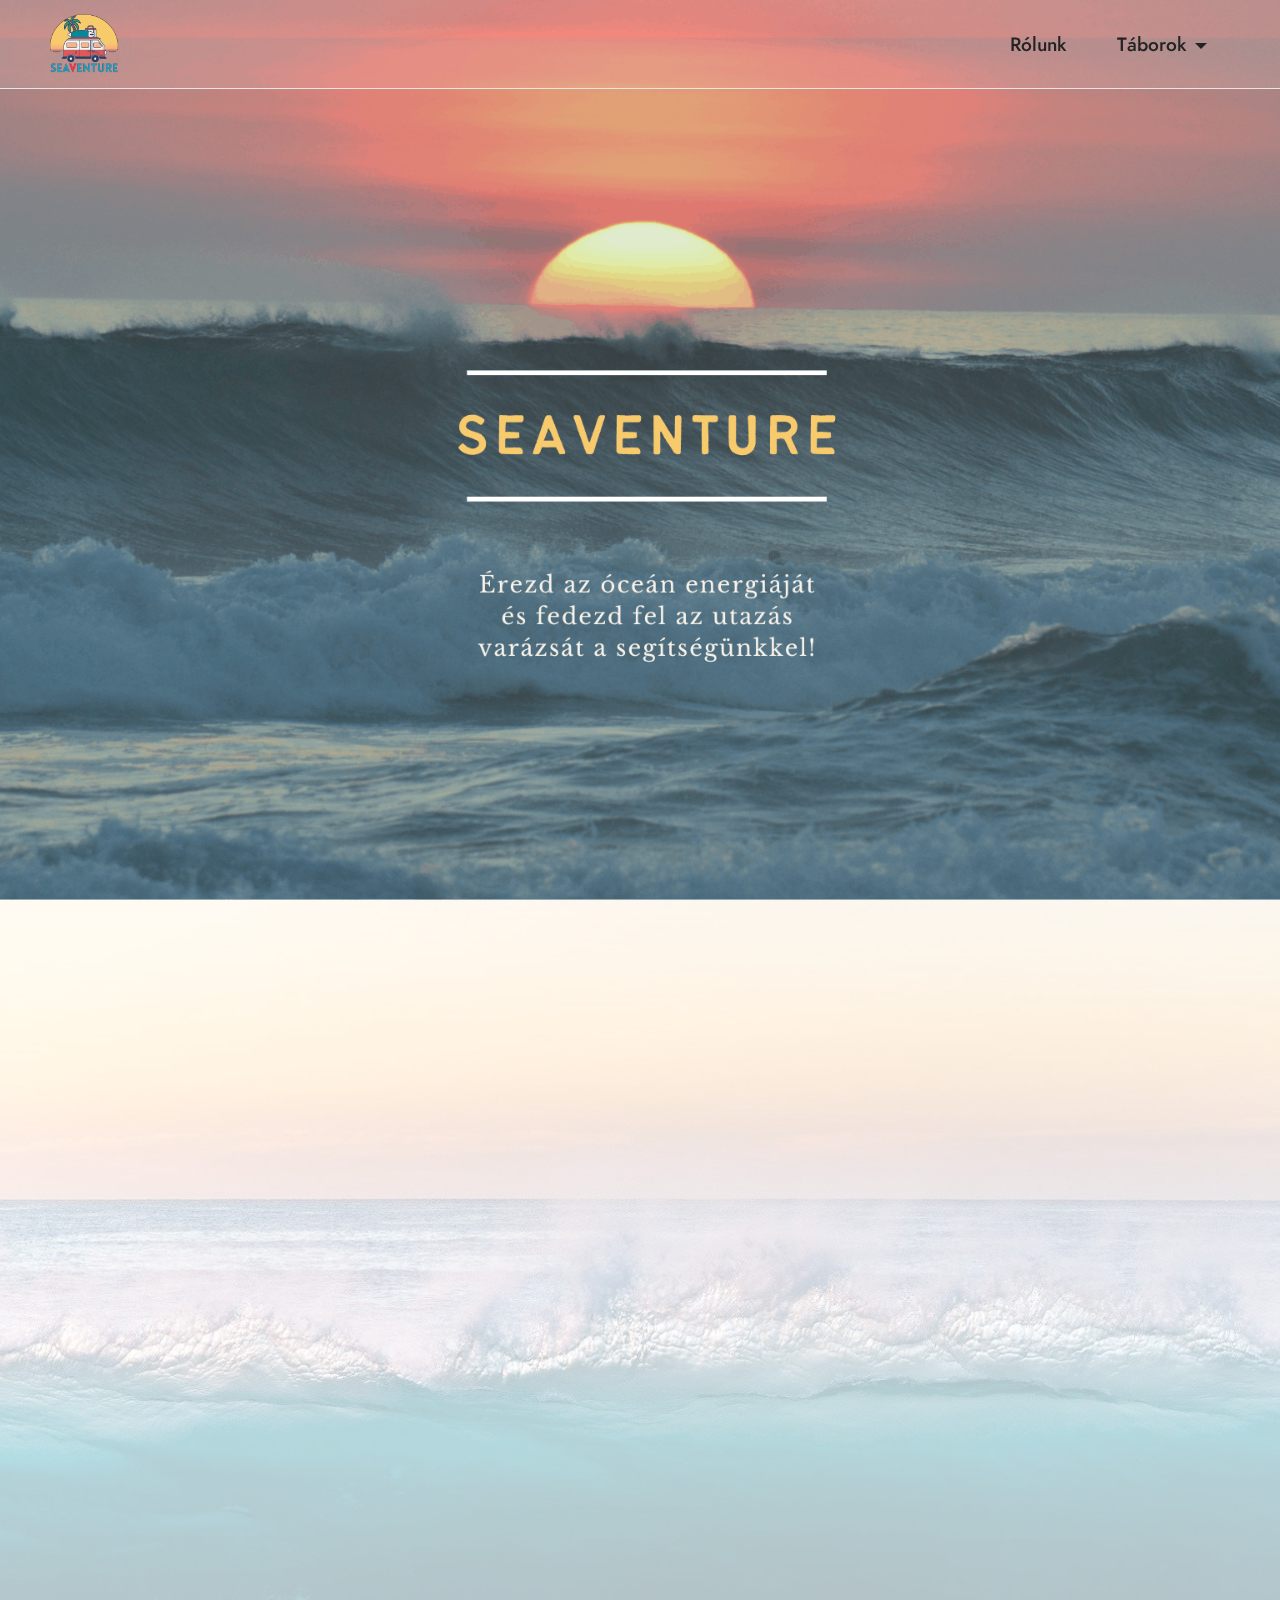
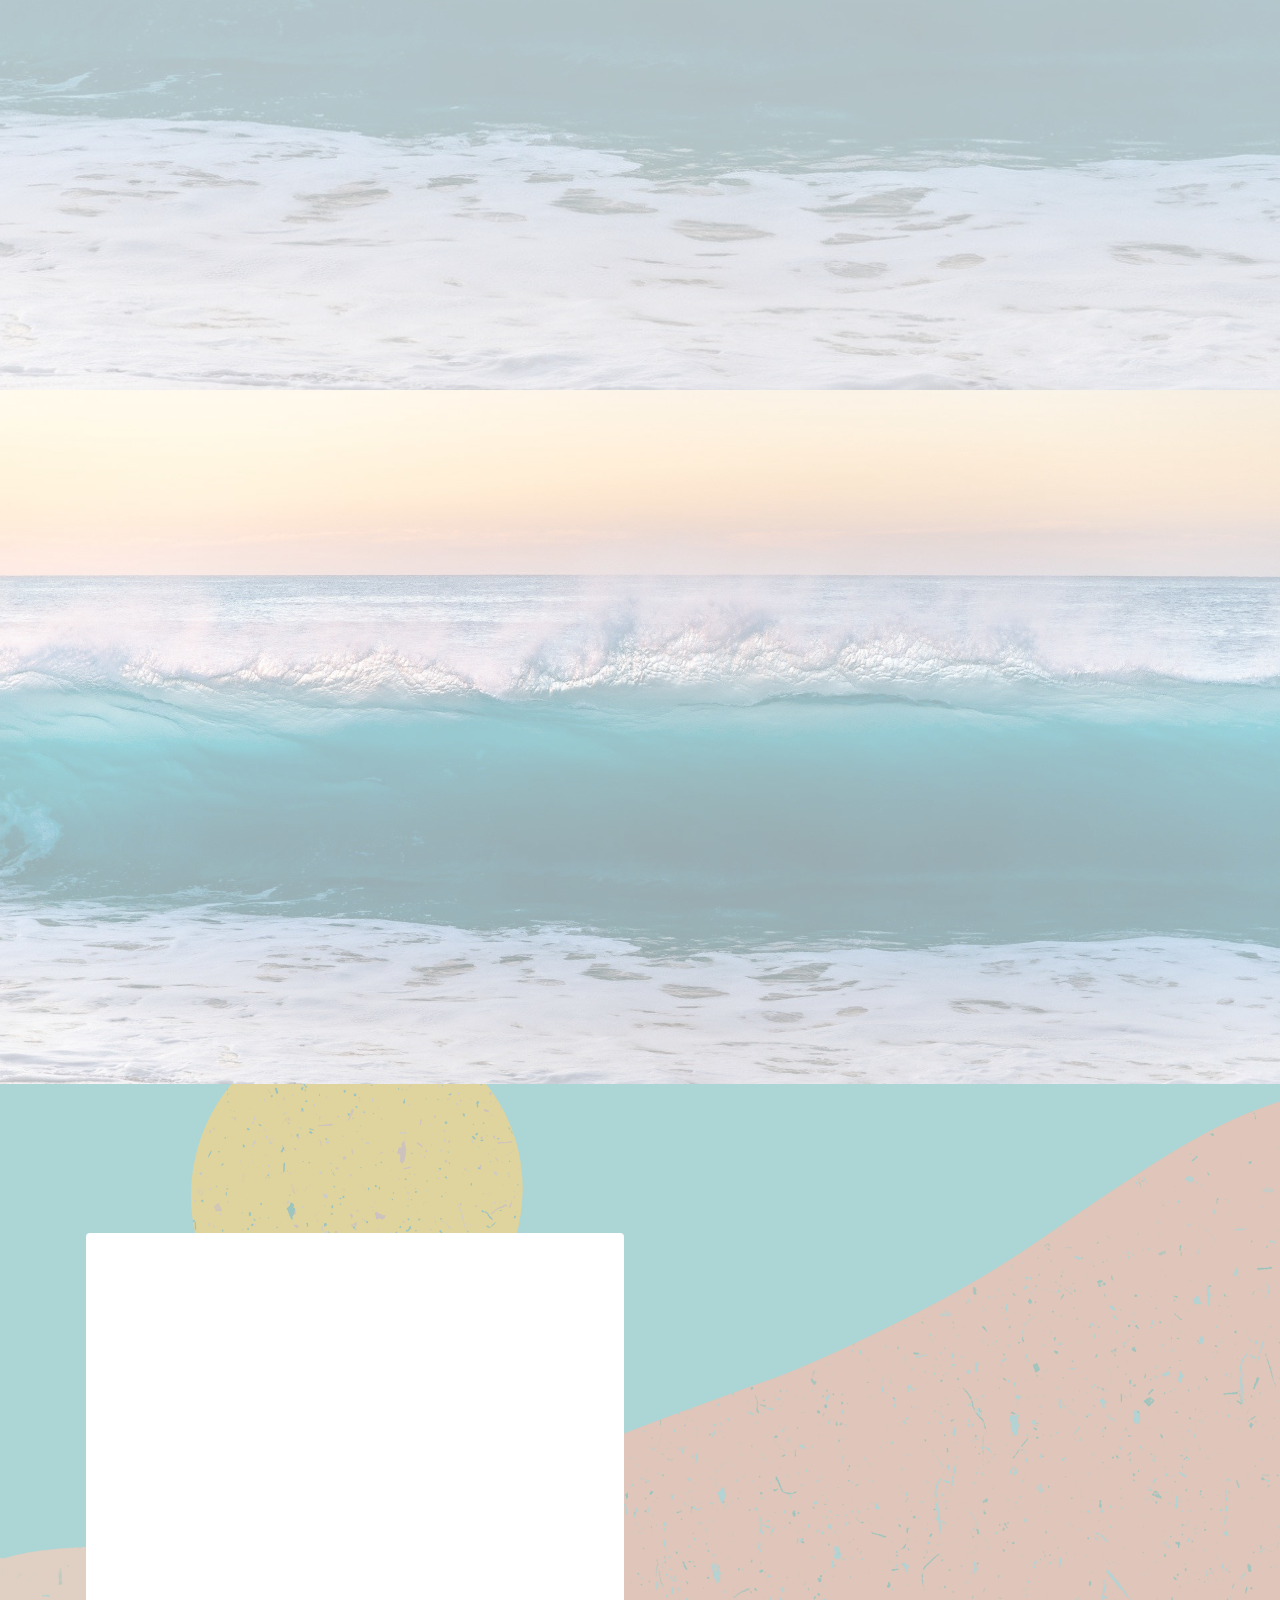
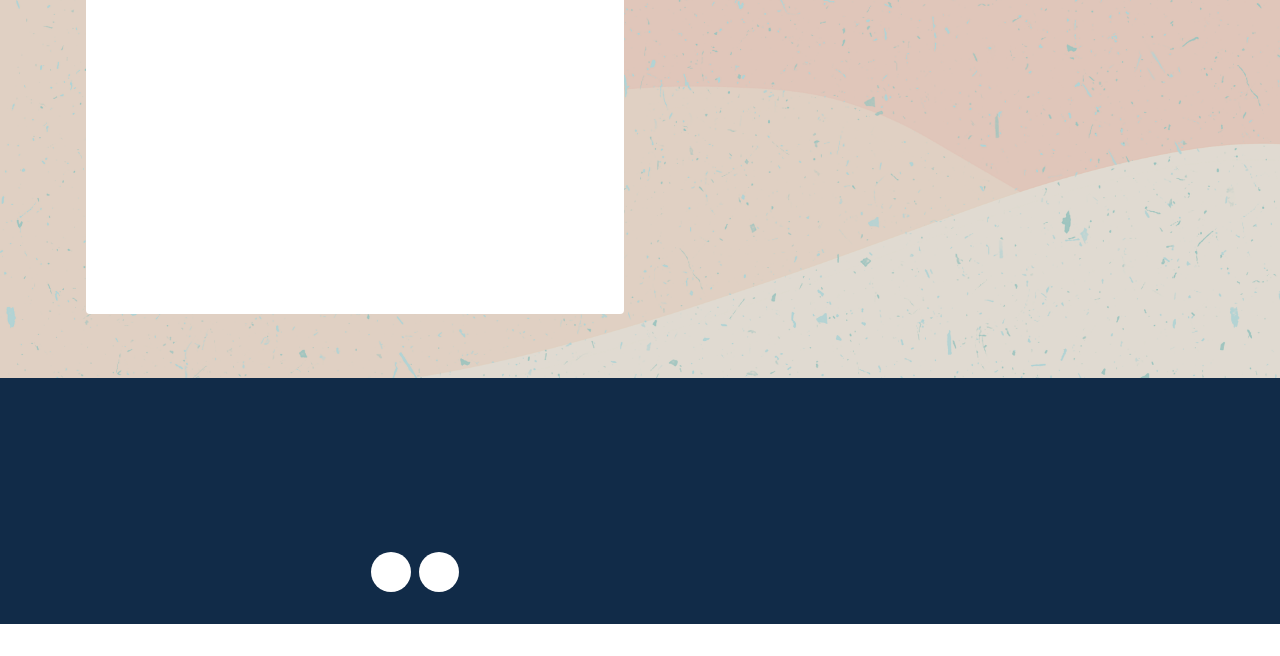
<file: index.html>
<!DOCTYPE html>
<html  >
<head>
  <!-- Site made with Mobirise Website Builder v5.7.12, https://mobirise.com -->
  <meta charset="UTF-8">
  <meta http-equiv="X-UA-Compatible" content="IE=edge">
  <meta name="generator" content="Mobirise v5.7.12, mobirise.com">
  <meta name="viewport" content="width=device-width, initial-scale=1, minimum-scale=1">
  <link rel="shortcut icon" href="assets/images/logo-teljes-121x121.png" type="image/x-icon">
  <meta name="description" content="">
  
  
  <title>Home</title>
  <link rel="stylesheet" href="assets/bootstrap/css/bootstrap.min.css">
  <link rel="stylesheet" href="assets/bootstrap/css/bootstrap-grid.min.css">
  <link rel="stylesheet" href="assets/bootstrap/css/bootstrap-reboot.min.css">
  <link rel="stylesheet" href="assets/parallax/jarallax.css">
  <link rel="stylesheet" href="assets/web/assets/gdpr-plugin/gdpr-styles.css">
  <link rel="stylesheet" href="assets/animatecss/animate.css">
  <link rel="stylesheet" href="assets/dropdown/css/style.css">
  <link rel="stylesheet" href="assets/socicon/css/styles.css">
  <link rel="stylesheet" href="assets/theme/css/style.css">
  <link rel="preload" href="https://fonts.googleapis.com/css?family=Jost:100,200,300,400,500,600,700,800,900,100i,200i,300i,400i,500i,600i,700i,800i,900i&display=swap" as="style" onload="this.onload=null;this.rel='stylesheet'">
  <noscript><link rel="stylesheet" href="https://fonts.googleapis.com/css?family=Jost:100,200,300,400,500,600,700,800,900,100i,200i,300i,400i,500i,600i,700i,800i,900i&display=swap"></noscript>
  <link rel="preload" as="style" href="assets/mobirise/css/mbr-additional.css"><link rel="stylesheet" href="assets/mobirise/css/mbr-additional.css" type="text/css">

  
  
  
</head>
<body>
  
  <section data-bs-version="5.1" class="menu cid-s48OLK6784" once="menu" id="menu1-h">
    
    <nav class="navbar navbar-dropdown navbar-fixed-top navbar-expand-lg">
        <div class="container-fluid">
            <div class="navbar-brand">
                <span class="navbar-logo">
                    
                        <img src="assets/images/logo-teljes-121x121.png" alt="" style="height: 4.5rem;">
                    
                </span>
                
            </div>
            <button class="navbar-toggler" type="button" data-toggle="collapse" data-bs-toggle="collapse" data-target="#navbarSupportedContent" data-bs-target="#navbarSupportedContent" aria-controls="navbarNavAltMarkup" aria-expanded="false" aria-label="Toggle navigation">
                <div class="hamburger">
                    <span></span>
                    <span></span>
                    <span></span>
                    <span></span>
                </div>
            </button>
            <div class="collapse navbar-collapse" id="navbarSupportedContent">
                <ul class="navbar-nav nav-dropdown nav-right" data-app-modern-menu="true"><li class="nav-item"><a class="nav-link link text-black display-7" href="index.html#team2-m" target="_blank">Rólunk</a></li>
                    <li class="nav-item dropdown"><a class="nav-link link dropdown-toggle text-black show display-7" href="https://seaventure.hu" aria-expanded="false" data-toggle="dropdown-submenu" data-bs-toggle="dropdown" data-bs-auto-close="outside">Táborok</a><div class="dropdown-menu show" aria-labelledby="dropdown-598" data-bs-popper="none"><a class="dropdown-item text-black display-7" href="Tenerife.html" target="_blank">Tenerife</a></div></li></ul>
                
                
            </div>
        </div>
    </nav>

</section>

<section data-bs-version="5.1" class="header1 cid-s48MCQYojq mbr-fullscreen mbr-parallax-background" id="header1-f">

    

    

    <div class="align-center container">
        <div class="row justify-content-center">
            <div class="col-12 col-lg-10">
                
                
                
                
            </div>
        </div>
    </div>
</section>

<section data-bs-version="5.1" class="image1 cid-tw82R5x34K mbr-parallax-background" id="image1-q">
    

    
    <div class="mbr-overlay" style="opacity: 0.7; background-color: rgb(255, 255, 255);">
    </div>

    <div class="container">
        <div class="row align-items-center">
            <div class="col-12 col-lg-5">
                <div class="image-wrapper">
                    <img src="assets/images/weblap-kpek-1036x1036.png" alt="Mi">
                    
                </div>
            </div>
            <div class="col-12 col-lg">
                <div class="text-wrapper">
                    <h3 class="mbr-section-title mbr-fonts-style mb-3 display-5">Üdvözlünk a SeaVenture oldalán!</h3>
                    <p class="mbr-text mbr-fonts-style display-7"><br>Izgatottan várjuk, hogy egyedülálló és emlékezetes élményt nyújthassunk azoknak az utazóknak, akik kalandra és kikapcsolódásra vágynak.
<br>
<br>Babocsay Zsófia és Szűcs Pál, mi vagyunk a SeaVenture alapítói.
<br>
<br>Küldetésünk, teret adni mások számára, hogy kapcsolatba lépjenek a természettel, elszakadjanak a mindennapi élet stresszétől, és közösséget építsenek hasonló gondolkodású emberekkel. Hiszünk abban, hogy a természetben eltöltött idő nagy hatással lehet az ember közérzetére, emellett kalandokkal, meditációkkal, mozgással emeljük tovább a hangulatod, hogy minél jobban a központodba kerülj. Olyan eszközöket adunk a kezedbe amivel a hétköznapokban is meg tudod tartani ezt az ellazult, boldog állapotot. Ezt az élményt szeretnénk minél több emberrel megosztani.
<br>
<br>Mitől vagyunk különlegesek?
<br>Szeretjük, amit csinálunk, és szeretjük jól csinálni! Tudjuk, hogyan lehet egy hétköznapi nyaralást felejthetetlen élménnyé varázsolni!
<br>
<br>Minden résztvevőt barátként kezelünk!&nbsp;<br> Végig veled leszünk az út minden lépésénél – az utazás lefoglalásától a kalandból való hazatérésig!<br><br>Várunk szeretettel táborainkban! 🤗<br></p>
                </div>
            </div>
        </div>
    </div>
</section>

<section data-bs-version="5.1" class="team2 cid-tvXEqZtiEI mbr-parallax-background" xmlns="http://www.w3.org/1999/html" id="team2-m">
    

    
    <div class="mbr-overlay" style="opacity: 0.6; background-color: rgb(255, 255, 255);">
    </div>
    <div class="container">
        <div class="card">
            <div class="card-wrapper">
                <div class="row align-items-center">
                    <div class="col-12 col-md-3">
                        <div class="image-wrapper">
                            <img src="assets/images/img20220106153126-1-746x995.jpeg" alt="Mobirise Website Builder">
                        </div>
                    </div>
                    <div class="col-12 col-md">
                        <div class="card-box">
                            <h5 class="card-title mbr-fonts-style m-0 mb-3 display-5"><strong>Szűcs Pál</strong></h5>
                            
                            <p class="mbr-text mbr-fonts-style display-7">
                                Csillapíthatatlan felfedező és világutazó vagyok. A húszas éveim elején egyéni hátizsákos utazóként kezdtem. Beleszerettem a kihívásba, hogy új úti célokat keressek, útközben új embereket ismerjek meg, és megosszam az élményeimet másokkal. Az évek során rengeteget utaztam 6 kontinensen és több mint 50 országban jártam, így rengeteg tapasztalatot gyűjtöttem. Különös képességgel mindig megtalálom a legjobb ajánlatokat, a legeldugottabb, legszebb helyeket, melyeket ezentúl veletek is megoszthatok. Szeretek tásaságban lenni, beszélgetni, önfeledten nevetni, szenvedélyes vagyok az utazás, a kaland és a sport iránt.&nbsp;Mindig keresem a következő lehetőséget a felfedezésre!</p>
                            
                        </div>
                    </div>
                </div>
            </div>
        </div>
        <div class="card">
            <div class="card-wrapper">
                <div class="row align-items-center">
                    <div class="col-12 col-md-3">
                        <div class="image-wrapper">
                            <img src="assets/images/img20220309164236-1-746x995.jpeg" alt="Mobirise Website Builder">
                        </div>
                    </div>
                    <div class="col-12 col-md">
                        <div class="card-box">
                            <h5 class="card-title mbr-fonts-style m-0 mb-3 display-5">
                                <strong>Babocsay Zsófia</strong></h5>
                            
                            <p class="mbr-text mbr-fonts-style display-7">Mindig is imádtam utazni, felfedezni a világot, megismerni új kultúrákat, új embereket. Szeretem a nyüzsgést, az új dolgokat, éppen ezért állandóan tanulok valamit, fejlesztem magam, kapcsolódok új emberekkel,akiket az élet felém sodor.
<br>Mindemellett lételemem a mozgás, ébren tartja az elmét és a testet is. 
<br>Hivatásomat is ez alapján választottam, ugyanis célom, hogy megmutassam másoknak is a mozgás mekkora szabadságot és erőt adhat a mindennapokban. 
<br>Olykor azért megállok és elcsendesedek, befelé figyelek, hogy megtaláljam az egyensúlyt a külső világ és a belső világom között. Nyitott szívvel, nyitott elmével élem az életem.<br></p>
                            
                        </div>
                    </div>
                </div>
            </div>
        </div>
        
    </div>
</section>

<section data-bs-version="5.1" class="gallery2 cid-txfxvBwcx2" id="gallery2-25">
    
    <div class="mbr-overlay"></div>
    <div class="container">
        <div class="mbr-section-head">
            <h4 class="mbr-section-title mbr-fonts-style align-center mb-0 display-2"><strong>Táborok</strong></h4>
            
        </div>
        <div class="row mt-4">
            
            
            
            <div class="item features-image сol-12 col-md-6 col-lg-6 active">
                <div class="item-wrapper">
                    <div class="item-img">
                        <img src="assets/images/piscinas-naturales-garachico-1024x768.jpg" alt="Mobirise Website Builder" title="">
                    </div>
                    <div class="item-content">
                        <h5 class="item-title mbr-fonts-style display-2"><strong>Tenerife</strong></h5>
                        
                        <p class="mbr-text mbr-fonts-style mt-3 display-7"><strong>2023.05.21 - 05.28
<br>Szörf és kalandtábor</strong></p>
                    </div>
                    <div class="mbr-section-btn item-footer mt-2"><a href="Tenerife.html" class="btn btn-primary item-btn display-7" target="_blank">Megnézem!</a></div>
                </div>
            </div>
        </div>
    </div>
</section>

<section data-bs-version="5.1" class="footer4 cid-twrIFaB7vI" once="footers" id="footer4-x">

    

    
    
    <div class="container">
        <div class="row mbr-white">
            <div class="col-6 col-lg-3">
                <div class="media-wrap col-md-8 col-12">
                    
                        <img src="assets/images/hullmos-legvegso-397x397.png" alt="">
                    
                </div>
            </div>
            <div class="col-12 col-md-6 col-lg-3">
                <h5 class="mbr-section-subtitle mbr-fonts-style mb-2 display-7">
                    <strong>Email:</strong></h5>
                <p class="mbr-text mbr-fonts-style mb-4 display-7">
                    <a href="mailto:info@seaventure.hu" class="text-primary">info@seaventure.hu</a></p>
                <h5 class="mbr-section-subtitle mbr-fonts-style mb-3 display-7">
                    <strong>Kövess minket</strong></h5>
                <div class="social-row display-7">
                    <div class="soc-item">
                        <a href="https://www.facebook.com/seaventure.camp" target="_blank">
                            <span class="mbr-iconfont socicon-facebook socicon"></span>
                        </a>
                    </div>
                    <div class="soc-item">
                        <a href="https://www.instagram.com/seaventure.camp/" target="_blank">
                            <span class="mbr-iconfont socicon-instagram socicon"></span>
                        </a>
                    </div>
                    
                    
                </div>
            </div>
            <div class="col-12 col-md-6 col-lg-3">
                <h5 class="mbr-section-subtitle mbr-fonts-style mb-2 display-7">
                    <strong>Oldaltérkép</strong></h5>
                <ul class="list mbr-fonts-style display-4">
                    <li class="mbr-text item-wrap"><a href="index.html#team2-m" class="text-primary">Rólunk</a></li>
                    <li class="mbr-text item-wrap"><a href="Tenerife.html" class="text-primary" target="_blank">Táborok</a></li>
                    <li class="mbr-text item-wrap"><br></li>
                </ul>
            </div>
            <div class="col-12 col-md-6 col-lg-3">
                <h5 class="mbr-section-subtitle mbr-fonts-style mb-2 display-7"></h5>
                <ul class="list mbr-fonts-style display-4">
                    <li class="mbr-text item-wrap"><a href="page2.html" class="text-primary">Felhasználási feltételek</a></li>
                    <li class="mbr-text item-wrap"><a href="Adatkezelési nyilatkozat.html" class="text-primary">Adatkezelési nyilatkozat</a>
</li><li class="mbr-text item-wrap"><br></li>
                </ul>
            </div>
            
        </div>
    </div>
</section><section class="display-7" style="padding: 0;align-items: center;justify-content: center;flex-wrap: wrap;    align-content: center;display: flex;position: relative;height: 2rem;"><img alt="" style="height: 2rem;" src="[data-uri]"></section><script src="assets/bootstrap/js/bootstrap.bundle.min.js"></script>  <script src="assets/smoothscroll/smooth-scroll.js"></script>  <script src="assets/ytplayer/index.js"></script>  <script src="assets/dropdown/js/navbar-dropdown.js"></script>  <script src="assets/theme/js/script.js"></script>   
  
  
  <input name="animation" type="hidden">
  </body>
</html>
</file>
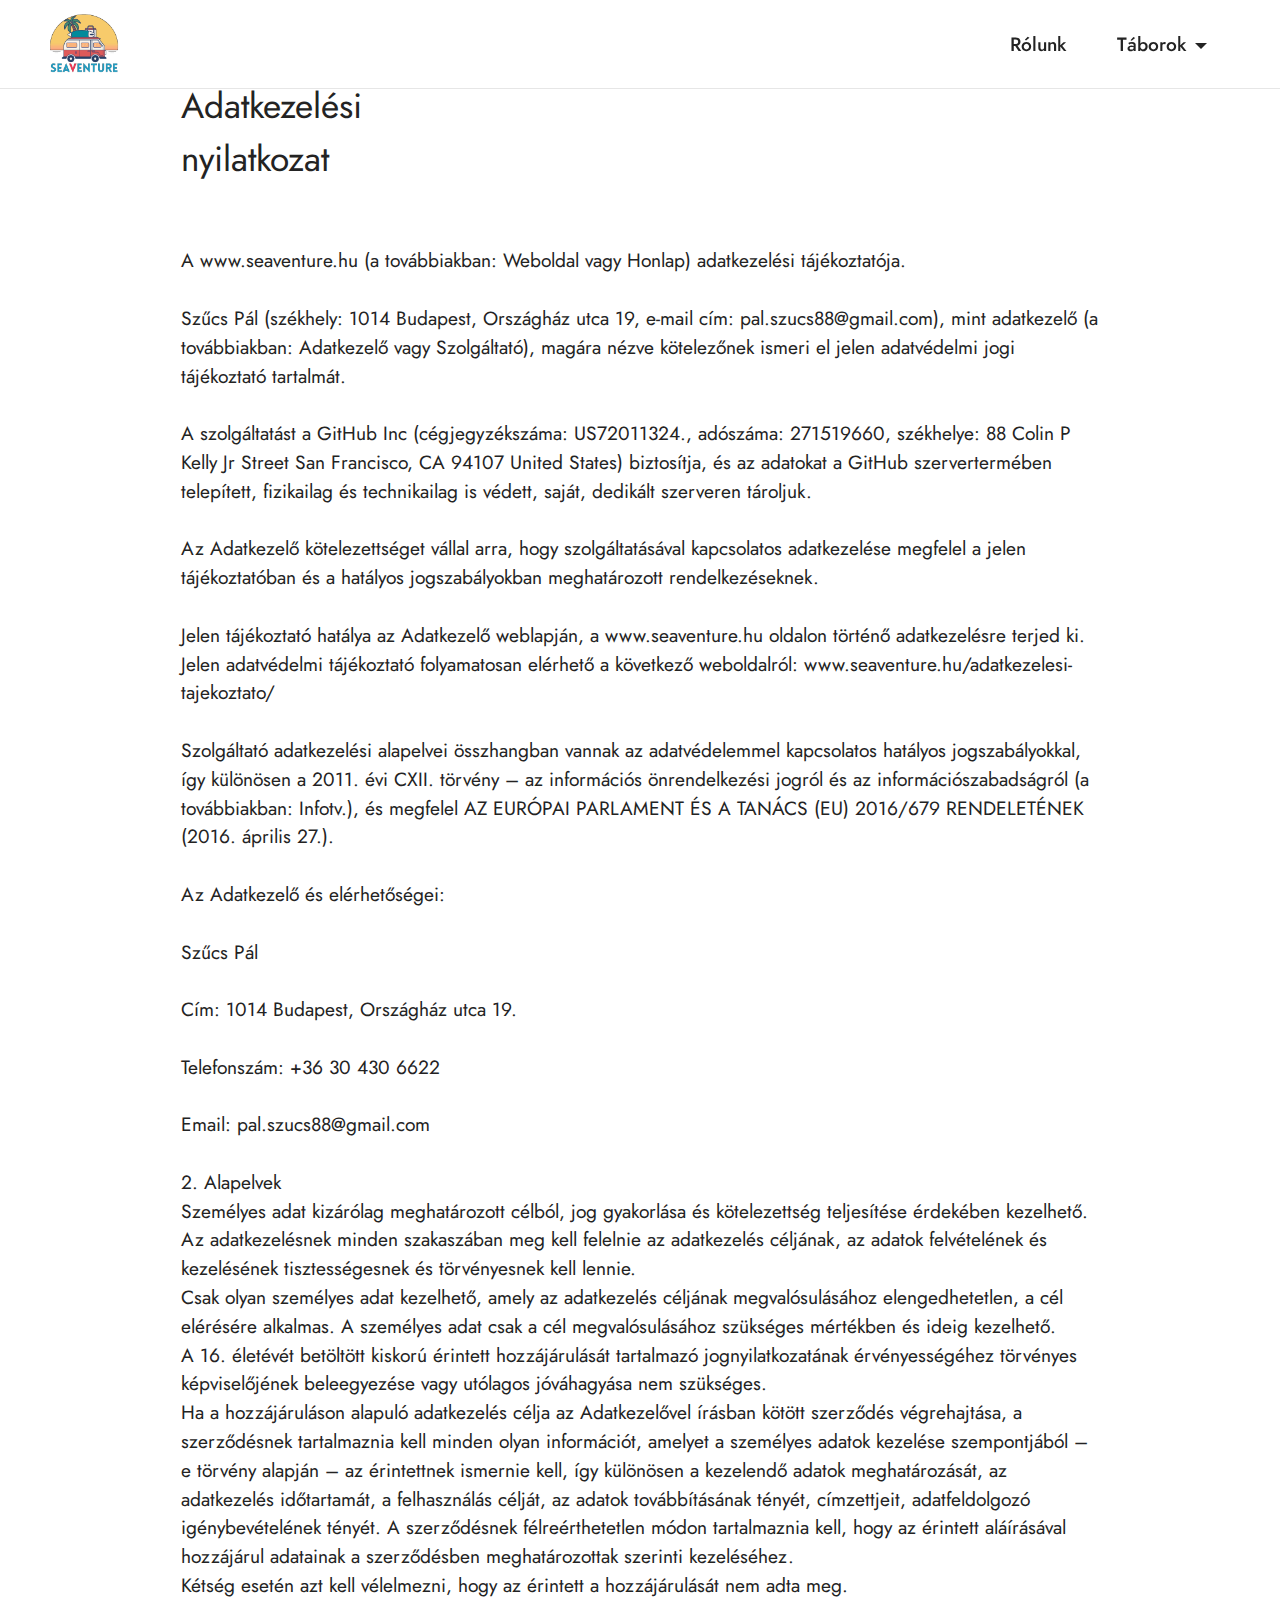
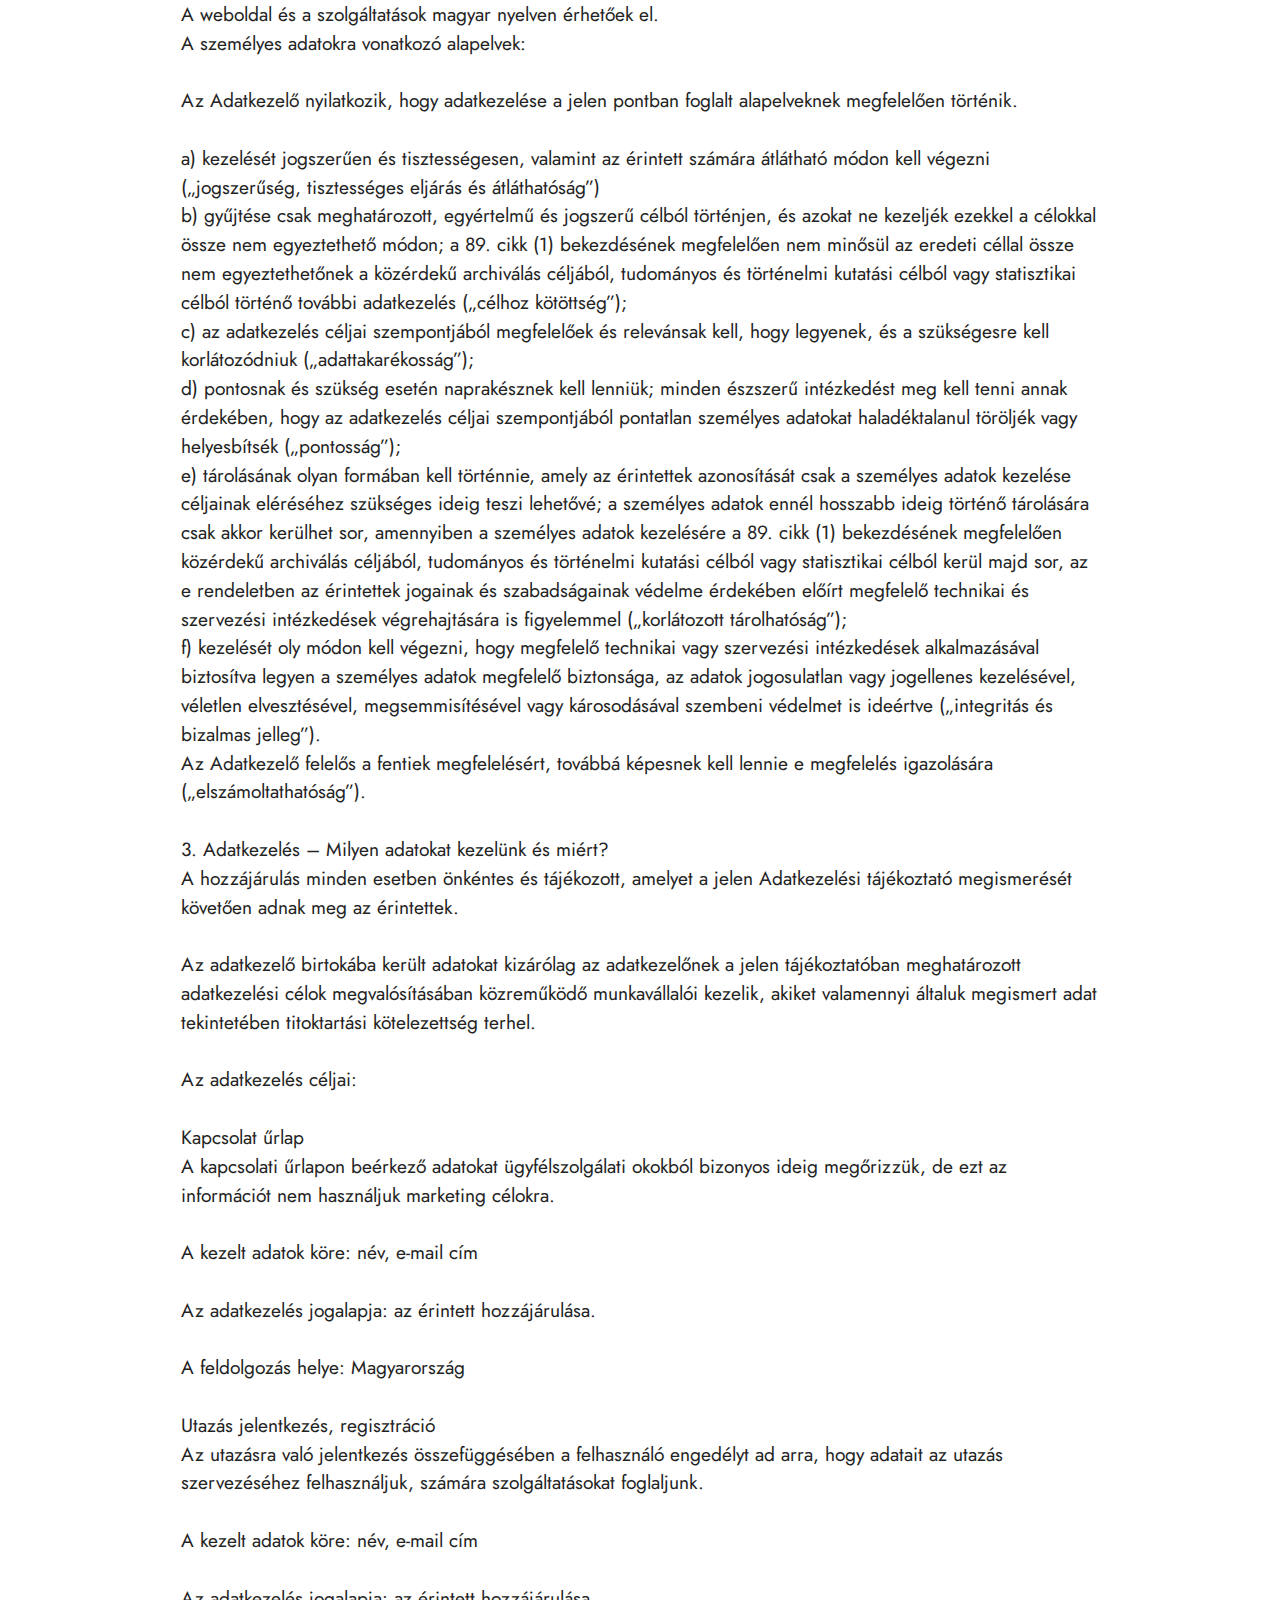
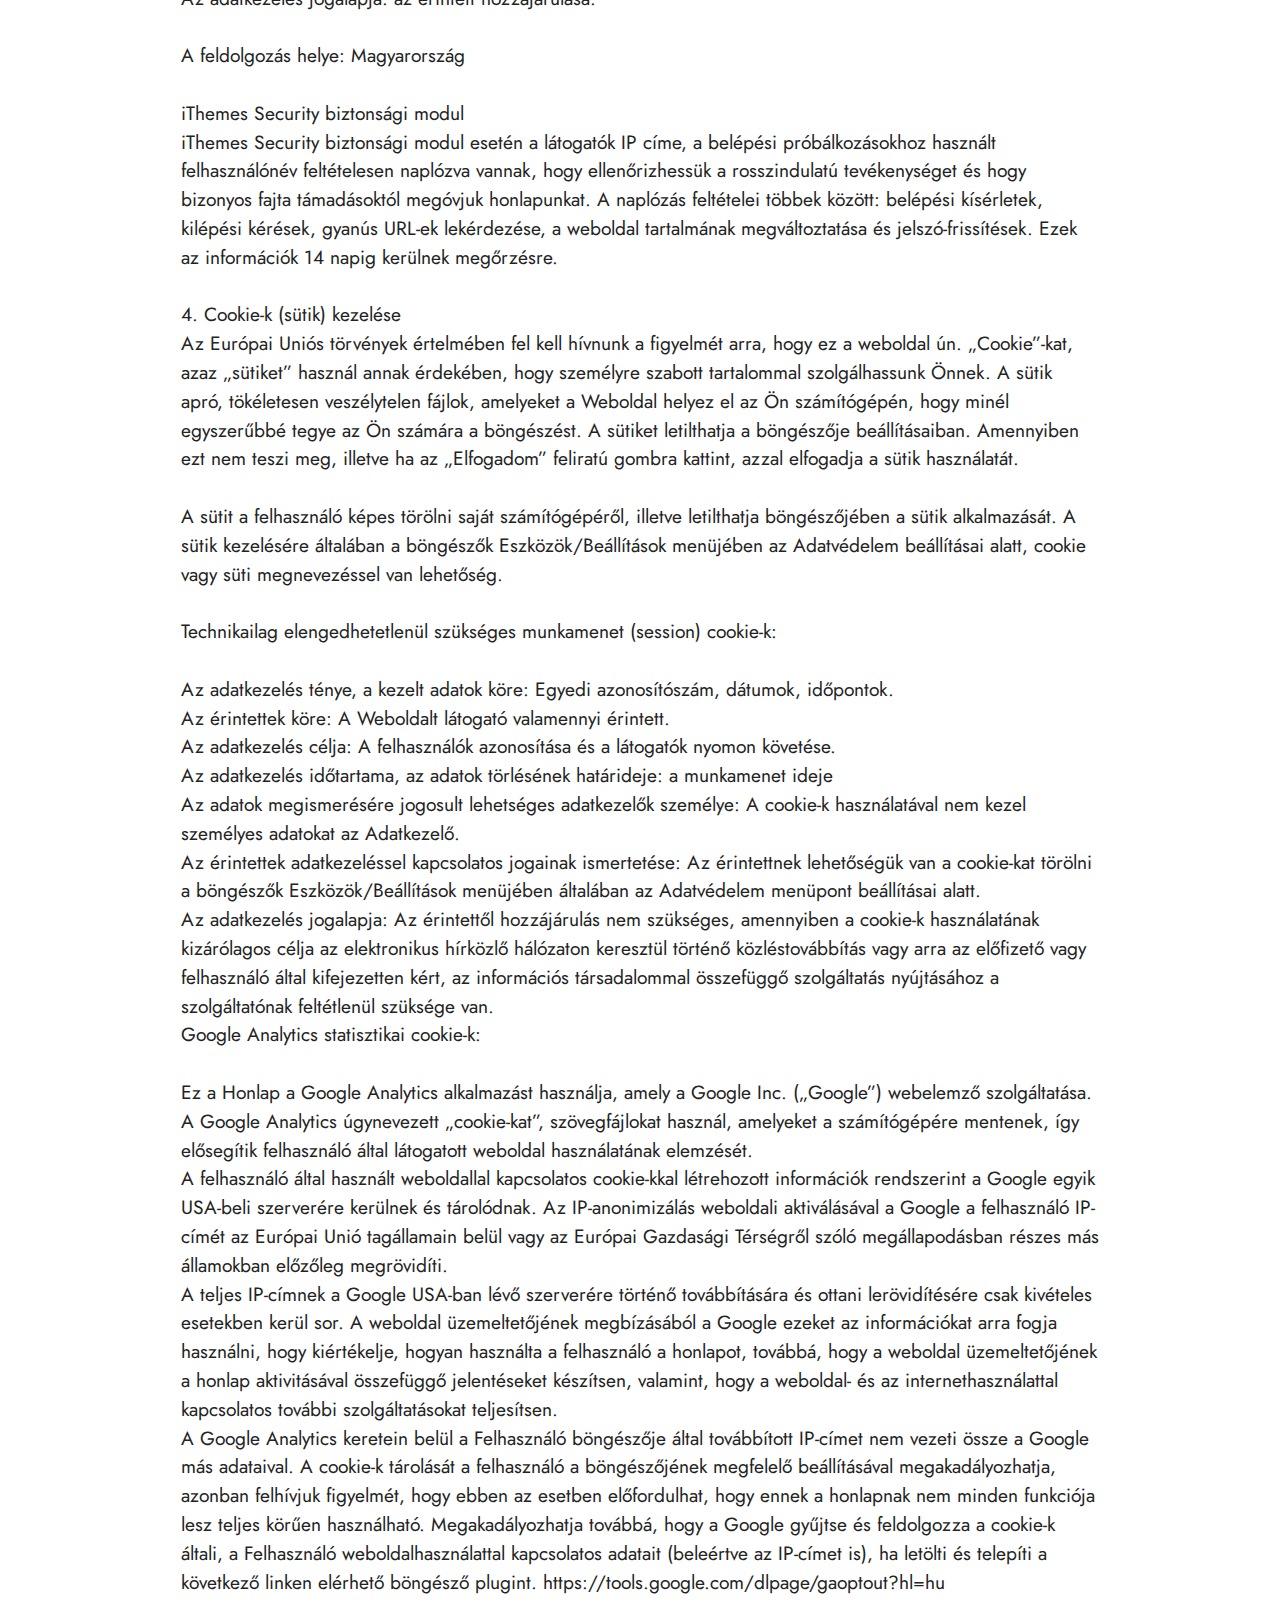
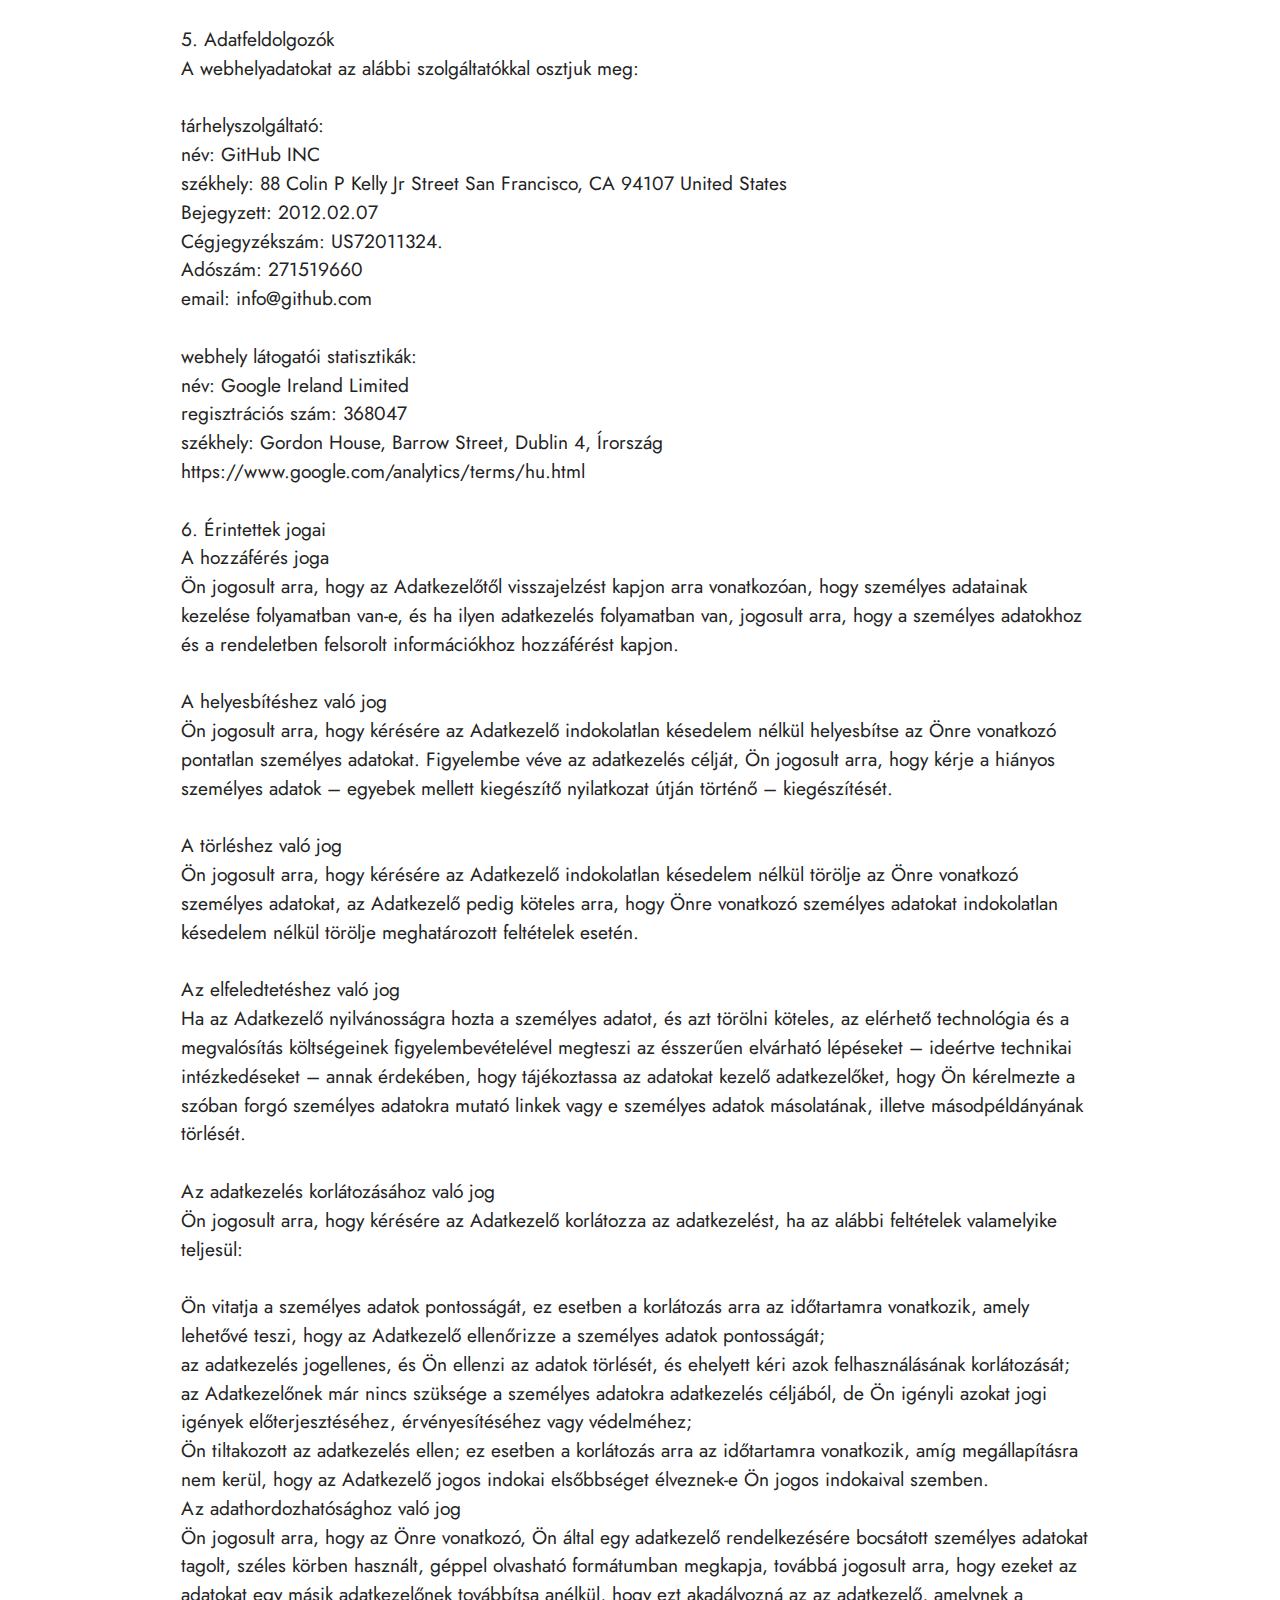
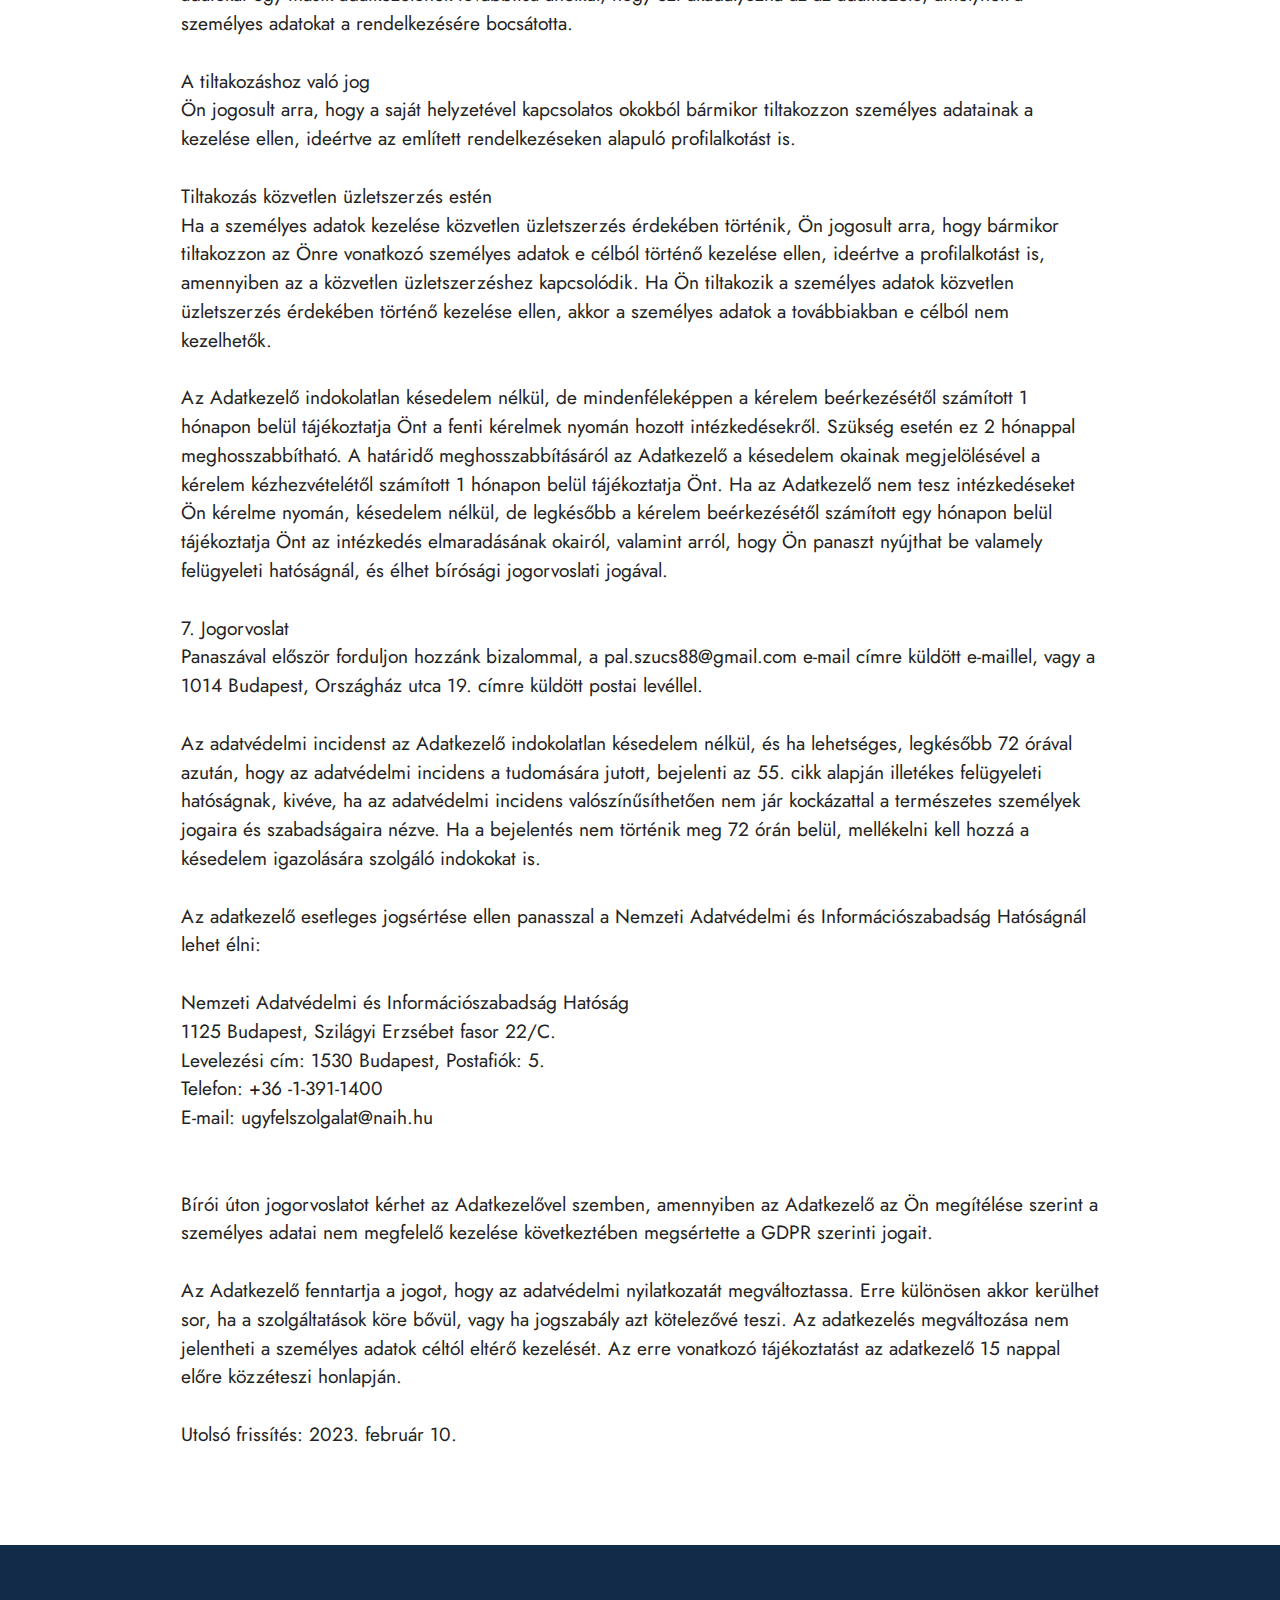
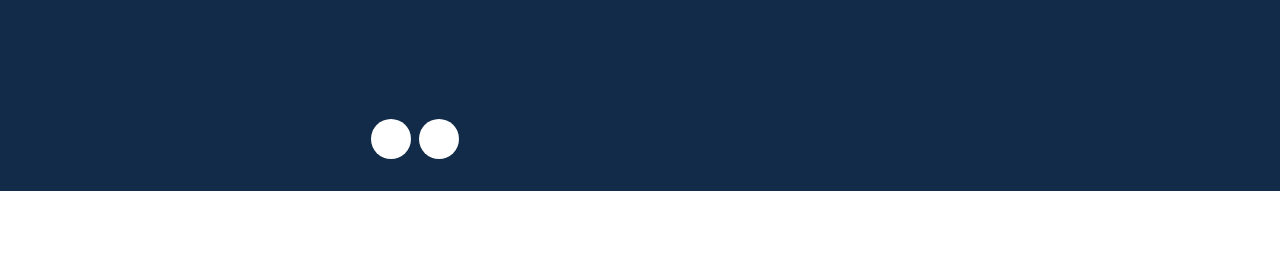
<file: Adatkezelési nyilatkozat.html>
<!DOCTYPE html>
<html  >
<head>
  <!-- Site made with Mobirise Website Builder v5.7.12, https://mobirise.com -->
  <meta charset="UTF-8">
  <meta http-equiv="X-UA-Compatible" content="IE=edge">
  <meta name="generator" content="Mobirise v5.7.12, mobirise.com">
  <meta name="viewport" content="width=device-width, initial-scale=1, minimum-scale=1">
  <link rel="shortcut icon" href="assets/images/logo-teljes-121x121.png" type="image/x-icon">
  <meta name="description" content="">
  
  
  <title>Adatkezelési nyilatkozat</title>
  <link rel="stylesheet" href="assets/bootstrap/css/bootstrap.min.css">
  <link rel="stylesheet" href="assets/bootstrap/css/bootstrap-grid.min.css">
  <link rel="stylesheet" href="assets/bootstrap/css/bootstrap-reboot.min.css">
  <link rel="stylesheet" href="assets/web/assets/gdpr-plugin/gdpr-styles.css">
  <link rel="stylesheet" href="assets/animatecss/animate.css">
  <link rel="stylesheet" href="assets/dropdown/css/style.css">
  <link rel="stylesheet" href="assets/socicon/css/styles.css">
  <link rel="stylesheet" href="assets/theme/css/style.css">
  <link rel="preload" href="https://fonts.googleapis.com/css?family=Jost:100,200,300,400,500,600,700,800,900,100i,200i,300i,400i,500i,600i,700i,800i,900i&display=swap" as="style" onload="this.onload=null;this.rel='stylesheet'">
  <noscript><link rel="stylesheet" href="https://fonts.googleapis.com/css?family=Jost:100,200,300,400,500,600,700,800,900,100i,200i,300i,400i,500i,600i,700i,800i,900i&display=swap"></noscript>
  <link rel="preload" as="style" href="assets/mobirise/css/mbr-additional.css"><link rel="stylesheet" href="assets/mobirise/css/mbr-additional.css" type="text/css">

  
  
  
</head>
<body>
  
  <section data-bs-version="5.1" class="menu cid-s48OLK6784" once="menu" id="menu1-y">
    
    <nav class="navbar navbar-dropdown navbar-fixed-top navbar-expand-lg">
        <div class="container-fluid">
            <div class="navbar-brand">
                <span class="navbar-logo">
                    
                        <img src="assets/images/logo-teljes-121x121.png" alt="" style="height: 4.5rem;">
                    
                </span>
                
            </div>
            <button class="navbar-toggler" type="button" data-toggle="collapse" data-bs-toggle="collapse" data-target="#navbarSupportedContent" data-bs-target="#navbarSupportedContent" aria-controls="navbarNavAltMarkup" aria-expanded="false" aria-label="Toggle navigation">
                <div class="hamburger">
                    <span></span>
                    <span></span>
                    <span></span>
                    <span></span>
                </div>
            </button>
            <div class="collapse navbar-collapse" id="navbarSupportedContent">
                <ul class="navbar-nav nav-dropdown nav-right" data-app-modern-menu="true"><li class="nav-item"><a class="nav-link link text-black display-7" href="index.html#team2-m" target="_blank">Rólunk</a></li>
                    <li class="nav-item dropdown"><a class="nav-link link dropdown-toggle text-black show display-7" href="https://mobirise.com" aria-expanded="false" data-toggle="dropdown-submenu" data-bs-toggle="dropdown" data-bs-auto-close="outside">Táborok</a><div class="dropdown-menu show" aria-labelledby="dropdown-598" data-bs-popper="none"><a class="dropdown-item text-black display-7" href="Tenerife.html" target="_blank">Tenerife</a></div></li></ul>
                
                
            </div>
        </div>
    </nav>

</section>

<section data-bs-version="5.1" class="content5 cid-twrLg6MilW" id="content5-10">
    
    <div class="container">
        <div class="row justify-content-center">
            <div class="col-md-12 col-lg-10">
                
                <h4 class="mbr-section-subtitle mbr-fonts-style mb-4 display-5">
                    Adatkezelési
                <div>nyilatkozat</div></h4>
                <p class="mbr-text mbr-fonts-style display-7"><br>A www.seaventure.hu (a továbbiakban: Weboldal vagy Honlap) adatkezelési tájékoztatója.
<br>
<br>Szűcs Pál (székhely: 1014 Budapest, Országház utca 19, e-mail cím: pal.szucs88@gmail.com), mint adatkezelő (a továbbiakban: Adatkezelő vagy Szolgáltató), magára nézve kötelezőnek ismeri el jelen adatvédelmi jogi tájékoztató tartalmát.
<br>
<br>A szolgáltatást a GitHub Inc (cégjegyzékszáma: US72011324., adószáma: 271519660, székhelye: 88 Colin P Kelly Jr Street San Francisco, CA 94107 United States) biztosítja, és az adatokat a GitHub szervertermében telepített, fizikailag és technikailag is védett, saját, dedikált szerveren tároljuk.
<br>
<br>Az Adatkezelő kötelezettséget vállal arra, hogy szolgáltatásával kapcsolatos adatkezelése megfelel a jelen tájékoztatóban és a hatályos jogszabályokban meghatározott rendelkezéseknek.
<br>
<br>Jelen tájékoztató hatálya az Adatkezelő weblapján, a www.seaventure.hu oldalon történő adatkezelésre terjed ki. Jelen adatvédelmi tájékoztató folyamatosan elérhető a következő weboldalról: www.seaventure.hu/adatkezelesi-tajekoztato/
<br>
<br>Szolgáltató adatkezelési alapelvei összhangban vannak az adatvédelemmel kapcsolatos hatályos jogszabályokkal, így különösen a 2011. évi CXII. törvény – az információs önrendelkezési jogról és az információszabadságról (a továbbiakban: Infotv.), és megfelel AZ EURÓPAI PARLAMENT ÉS A TANÁCS (EU) 2016/679 RENDELETÉNEK (2016. április 27.).
<br>
<br>Az Adatkezelő és elérhetőségei:
<br>
<br>Szűcs Pál<br>
<br>Cím: 1014 Budapest, Országház utca 19.
<br>
<br>Telefonszám: +36 30 430 6622<br>
<br>Email: pal.szucs88@gmail.com
<br>
<br>2. Alapelvek
<br>Személyes adat kizárólag meghatározott célból, jog gyakorlása és kötelezettség teljesítése érdekében kezelhető. Az adatkezelésnek minden szakaszában meg kell felelnie az adatkezelés céljának, az adatok felvételének és kezelésének tisztességesnek és törvényesnek kell lennie.
<br>Csak olyan személyes adat kezelhető, amely az adatkezelés céljának megvalósulásához elengedhetetlen, a cél elérésére alkalmas. A személyes adat csak a cél megvalósulásához szükséges mértékben és ideig kezelhető.
<br>A 16. életévét betöltött kiskorú érintett hozzájárulását tartalmazó jognyilatkozatának érvényességéhez törvényes képviselőjének beleegyezése vagy utólagos jóváhagyása nem szükséges.
<br>Ha a hozzájáruláson alapuló adatkezelés célja az Adatkezelővel írásban kötött szerződés végrehajtása, a szerződésnek tartalmaznia kell minden olyan információt, amelyet a személyes adatok kezelése szempontjából – e törvény alapján – az érintettnek ismernie kell, így különösen a kezelendő adatok meghatározását, az adatkezelés időtartamát, a felhasználás célját, az adatok továbbításának tényét, címzettjeit, adatfeldolgozó igénybevételének tényét. A szerződésnek félreérthetetlen módon tartalmaznia kell, hogy az érintett aláírásával hozzájárul adatainak a szerződésben meghatározottak szerinti kezeléséhez.
<br>Kétség esetén azt kell vélelmezni, hogy az érintett a hozzájárulását nem adta meg.
<br>A weboldal és a szolgáltatások magyar nyelven érhetőek el.
<br>A személyes adatokra vonatkozó alapelvek:
<br>
<br>Az Adatkezelő nyilatkozik, hogy adatkezelése a jelen pontban foglalt alapelveknek megfelelően történik.
<br>
<br>a) kezelését jogszerűen és tisztességesen, valamint az érintett számára átlátható módon kell végezni („jogszerűség, tisztességes eljárás és átláthatóság”)
<br>b) gyűjtése csak meghatározott, egyértelmű és jogszerű célból történjen, és azokat ne kezeljék ezekkel a célokkal össze nem egyeztethető módon; a 89. cikk (1) bekezdésének megfelelően nem minősül az eredeti céllal össze nem egyeztethetőnek a közérdekű archiválás céljából, tudományos és történelmi kutatási célból vagy statisztikai célból történő további adatkezelés („célhoz kötöttség”);
<br>c) az adatkezelés céljai szempontjából megfelelőek és relevánsak kell, hogy legyenek, és a szükségesre kell korlátozódniuk („adattakarékosság”);
<br>d) pontosnak és szükség esetén naprakésznek kell lenniük; minden észszerű intézkedést meg kell tenni annak érdekében, hogy az adatkezelés céljai szempontjából pontatlan személyes adatokat haladéktalanul töröljék vagy helyesbítsék („pontosság”);
<br>e) tárolásának olyan formában kell történnie, amely az érintettek azonosítását csak a személyes adatok kezelése céljainak eléréséhez szükséges ideig teszi lehetővé; a személyes adatok ennél hosszabb ideig történő tárolására csak akkor kerülhet sor, amennyiben a személyes adatok kezelésére a 89. cikk (1) bekezdésének megfelelően közérdekű archiválás céljából, tudományos és történelmi kutatási célból vagy statisztikai célból kerül majd sor, az e rendeletben az érintettek jogainak és szabadságainak védelme érdekében előírt megfelelő technikai és szervezési intézkedések végrehajtására is figyelemmel („korlátozott tárolhatóság”);
<br>f) kezelését oly módon kell végezni, hogy megfelelő technikai vagy szervezési intézkedések alkalmazásával biztosítva legyen a személyes adatok megfelelő biztonsága, az adatok jogosulatlan vagy jogellenes kezelésével, véletlen elvesztésével, megsemmisítésével vagy károsodásával szembeni védelmet is ideértve („integritás és bizalmas jelleg”).
<br>Az Adatkezelő felelős a fentiek megfelelésért, továbbá képesnek kell lennie e megfelelés igazolására („elszámoltathatóság”).
<br>
<br>3. Adatkezelés – Milyen adatokat kezelünk és miért?
<br>A hozzájárulás minden esetben önkéntes és tájékozott, amelyet a jelen Adatkezelési tájékoztató megismerését követően adnak meg az érintettek.
<br>
<br>Az adatkezelő birtokába került adatokat kizárólag az adatkezelőnek a jelen tájékoztatóban meghatározott adatkezelési célok megvalósításában közreműködő munkavállalói kezelik, akiket valamennyi általuk megismert adat tekintetében titoktartási kötelezettség terhel.
<br>
<br>Az adatkezelés céljai:
<br>
<br>Kapcsolat űrlap
<br>A kapcsolati űrlapon beérkező adatokat ügyfélszolgálati okokból bizonyos ideig megőrizzük, de ezt az információt nem használjuk marketing célokra.
<br>
<br>A kezelt adatok köre: név, e-mail cím
<br>
<br>Az adatkezelés jogalapja: az érintett hozzájárulása.
<br>
<br>A feldolgozás helye: Magyarország
<br>
<br>Utazás jelentkezés, regisztráció
<br>Az utazásra való jelentkezés összefüggésében a felhasználó engedélyt ad arra, hogy adatait az utazás szervezéséhez felhasználjuk, számára szolgáltatásokat foglaljunk.
<br>
<br>A kezelt adatok köre: név, e-mail cím
<br>
<br>Az adatkezelés jogalapja: az érintett hozzájárulása.
<br>
<br>A feldolgozás helye: Magyarország
<br>
<br>iThemes Security biztonsági modul
<br>iThemes Security biztonsági modul esetén a látogatók IP címe, a belépési próbálkozásokhoz használt felhasználónév feltételesen naplózva vannak, hogy ellenőrizhessük a rosszindulatú tevékenységet és hogy bizonyos fajta támadásoktól megóvjuk honlapunkat. A naplózás feltételei többek között: belépési kísérletek, kilépési kérések, gyanús URL-ek lekérdezése, a weboldal tartalmának megváltoztatása és jelszó-frissítések. Ezek az információk 14 napig kerülnek megőrzésre.
<br>
<br>4. Cookie-k (sütik) kezelése
<br>Az Európai Uniós törvények értelmében fel kell hívnunk a figyelmét arra, hogy ez a weboldal ún. „Cookie”-kat, azaz „sütiket” használ annak érdekében, hogy személyre szabott tartalommal szolgálhassunk Önnek. A sütik apró, tökéletesen veszélytelen fájlok, amelyeket a Weboldal helyez el az Ön számítógépén, hogy minél egyszerűbbé tegye az Ön számára a böngészést. A sütiket letilthatja a böngészője beállításaiban. Amennyiben ezt nem teszi meg, illetve ha az „Elfogadom” feliratú gombra kattint, azzal elfogadja a sütik használatát.
<br>
<br>A sütit a felhasználó képes törölni saját számítógépéről, illetve letilthatja böngészőjében a sütik alkalmazását. A sütik kezelésére általában a böngészők Eszközök/Beállítások menüjében az Adatvédelem beállításai alatt, cookie vagy süti megnevezéssel van lehetőség.
<br>
<br>Technikailag elengedhetetlenül szükséges munkamenet (session) cookie-k:
<br>
<br>Az adatkezelés ténye, a kezelt adatok köre: Egyedi azonosítószám, dátumok, időpontok.
<br>Az érintettek köre: A Weboldalt látogató valamennyi érintett.
<br>Az adatkezelés célja: A felhasználók azonosítása és a látogatók nyomon követése.
<br>Az adatkezelés időtartama, az adatok törlésének határideje: a munkamenet ideje
<br>Az adatok megismerésére jogosult lehetséges adatkezelők személye: A cookie-k használatával nem kezel személyes adatokat az Adatkezelő.
<br>Az érintettek adatkezeléssel kapcsolatos jogainak ismertetése: Az érintettnek lehetőségük van a cookie-kat törölni a böngészők Eszközök/Beállítások menüjében általában az Adatvédelem menüpont beállításai alatt.
<br>Az adatkezelés jogalapja: Az érintettől hozzájárulás nem szükséges, amennyiben a cookie-k használatának kizárólagos célja az elektronikus hírközlő hálózaton keresztül történő közléstovábbítás vagy arra az előfizető vagy felhasználó által kifejezetten kért, az információs társadalommal összefüggő szolgáltatás nyújtásához a szolgáltatónak feltétlenül szüksége van.
<br>Google Analytics statisztikai cookie-k:
<br>
<br>Ez a Honlap a Google Analytics alkalmazást használja, amely a Google Inc. („Google”) webelemző szolgáltatása. A Google Analytics úgynevezett „cookie-kat”, szövegfájlokat használ, amelyeket a számítógépére mentenek, így elősegítik felhasználó által látogatott weboldal használatának elemzését.
<br>A felhasználó által használt weboldallal kapcsolatos cookie-kkal létrehozott információk rendszerint a Google egyik USA-beli szerverére kerülnek és tárolódnak. Az IP-anonimizálás weboldali aktiválásával a Google a felhasználó IP-címét az Európai Unió tagállamain belül vagy az Európai Gazdasági Térségről szóló megállapodásban részes más államokban előzőleg megrövidíti.
<br>A teljes IP-címnek a Google USA-ban lévő szerverére történő továbbítására és ottani lerövidítésére csak kivételes esetekben kerül sor. A weboldal üzemeltetőjének megbízásából a Google ezeket az információkat arra fogja használni, hogy kiértékelje, hogyan használta a felhasználó a honlapot, továbbá, hogy a weboldal üzemeltetőjének a honlap aktivitásával összefüggő jelentéseket készítsen, valamint, hogy a weboldal- és az internethasználattal kapcsolatos további szolgáltatásokat teljesítsen.
<br>A Google Analytics keretein belül a Felhasználó böngészője által továbbított IP-címet nem vezeti össze a Google más adataival. A cookie-k tárolását a felhasználó a böngészőjének megfelelő beállításával megakadályozhatja, azonban felhívjuk figyelmét, hogy ebben az esetben előfordulhat, hogy ennek a honlapnak nem minden funkciója lesz teljes körűen használható. Megakadályozhatja továbbá, hogy a Google gyűjtse és feldolgozza a cookie-k általi, a Felhasználó weboldalhasználattal kapcsolatos adatait (beleértve az IP-címet is), ha letölti és telepíti a következő linken elérhető böngésző plugint. https://tools.google.com/dlpage/gaoptout?hl=hu
<br><br>5. Adatfeldolgozók
<br>A webhelyadatokat az alábbi szolgáltatókkal osztjuk meg:
<br>
<br>tárhelyszolgáltató:
<br>név: GitHub INC<br>székhely: 88 Colin P Kelly Jr Street San Francisco, CA 94107 United States
<br>Bejegyzett: 2012.02.07<br>Cégjegyzékszám: US72011324.<br>Adószám: 271519660
<br>email: info@github.com<br><br>webhely látogatói statisztikák:
<br>név: Google Ireland Limited
<br>regisztrációs szám: 368047
<br>székhely: Gordon House, Barrow Street, Dublin 4, Írország
<br>https://www.google.com/analytics/terms/hu.html
<br><br>6. Érintettek jogai
<br>A hozzáférés joga
<br>Ön jogosult arra, hogy az Adatkezelőtől visszajelzést kapjon arra vonatkozóan, hogy személyes adatainak kezelése folyamatban van-e, és ha ilyen adatkezelés folyamatban van, jogosult arra, hogy a személyes adatokhoz és a rendeletben felsorolt információkhoz hozzáférést kapjon.
<br>
<br>A helyesbítéshez való jog
<br>Ön jogosult arra, hogy kérésére az Adatkezelő indokolatlan késedelem nélkül helyesbítse az Önre vonatkozó pontatlan személyes adatokat. Figyelembe véve az adatkezelés célját, Ön jogosult arra, hogy kérje a hiányos személyes adatok – egyebek mellett kiegészítő nyilatkozat útján történő – kiegészítését.
<br>
<br>A törléshez való jog
<br>Ön jogosult arra, hogy kérésére az Adatkezelő indokolatlan késedelem nélkül törölje az Önre vonatkozó személyes adatokat, az Adatkezelő pedig köteles arra, hogy Önre vonatkozó személyes adatokat indokolatlan késedelem nélkül törölje meghatározott feltételek esetén.
<br>
<br>Az elfeledtetéshez való jog
<br>Ha az Adatkezelő nyilvánosságra hozta a személyes adatot, és azt törölni köteles, az elérhető technológia és a megvalósítás költségeinek figyelembevételével megteszi az ésszerűen elvárható lépéseket – ideértve technikai intézkedéseket – annak érdekében, hogy tájékoztassa az adatokat kezelő adatkezelőket, hogy Ön kérelmezte a szóban forgó személyes adatokra mutató linkek vagy e személyes adatok másolatának, illetve másodpéldányának törlését.
<br>
<br>Az adatkezelés korlátozásához való jog
<br>Ön jogosult arra, hogy kérésére az Adatkezelő korlátozza az adatkezelést, ha az alábbi feltételek valamelyike teljesül:
<br>
<br>Ön vitatja a személyes adatok pontosságát, ez esetben a korlátozás arra az időtartamra vonatkozik, amely lehetővé teszi, hogy az Adatkezelő ellenőrizze a személyes adatok pontosságát;
<br>az adatkezelés jogellenes, és Ön ellenzi az adatok törlését, és ehelyett kéri azok felhasználásának korlátozását;
<br>az Adatkezelőnek már nincs szüksége a személyes adatokra adatkezelés céljából, de Ön igényli azokat jogi igények előterjesztéséhez, érvényesítéséhez vagy védelméhez;
<br>Ön tiltakozott az adatkezelés ellen; ez esetben a korlátozás arra az időtartamra vonatkozik, amíg megállapításra nem kerül, hogy az Adatkezelő jogos indokai elsőbbséget élveznek-e Ön jogos indokaival szemben.
<br>Az adathordozhatósághoz való jog
<br>Ön jogosult arra, hogy az Önre vonatkozó, Ön által egy adatkezelő rendelkezésére bocsátott személyes adatokat tagolt, széles körben használt, géppel olvasható formátumban megkapja, továbbá jogosult arra, hogy ezeket az adatokat egy másik adatkezelőnek továbbítsa anélkül, hogy ezt akadályozná az az adatkezelő, amelynek a személyes adatokat a rendelkezésére bocsátotta.
<br>
<br>A tiltakozáshoz való jog
<br>Ön jogosult arra, hogy a saját helyzetével kapcsolatos okokból bármikor tiltakozzon személyes adatainak a kezelése ellen, ideértve az említett rendelkezéseken alapuló profilalkotást is.
<br>
<br>Tiltakozás közvetlen üzletszerzés estén
<br>Ha a személyes adatok kezelése közvetlen üzletszerzés érdekében történik, Ön jogosult arra, hogy bármikor tiltakozzon az Önre vonatkozó személyes adatok e célból történő kezelése ellen, ideértve a profilalkotást is, amennyiben az a közvetlen üzletszerzéshez kapcsolódik. Ha Ön tiltakozik a személyes adatok közvetlen üzletszerzés érdekében történő kezelése ellen, akkor a személyes adatok a továbbiakban e célból nem kezelhetők.
<br>
<br>Az Adatkezelő indokolatlan késedelem nélkül, de mindenféleképpen a kérelem beérkezésétől számított 1 hónapon belül tájékoztatja Önt a fenti kérelmek nyomán hozott intézkedésekről. Szükség esetén ez 2 hónappal meghosszabbítható. A határidő meghosszabbításáról az Adatkezelő a késedelem okainak megjelölésével a kérelem kézhezvételétől számított 1 hónapon belül tájékoztatja Önt. Ha az Adatkezelő nem tesz intézkedéseket Ön kérelme nyomán, késedelem nélkül, de legkésőbb a kérelem beérkezésétől számított egy hónapon belül tájékoztatja Önt az intézkedés elmaradásának okairól, valamint arról, hogy Ön panaszt nyújthat be valamely felügyeleti hatóságnál, és élhet bírósági jogorvoslati jogával.
<br>
<br>7. Jogorvoslat
<br>Panaszával először forduljon hozzánk bizalommal, a pal.szucs88@gmail.com e-mail címre küldött e-maillel, vagy a 1014 Budapest, Országház utca 19. címre küldött postai levéllel.
<br>
<br>Az adatvédelmi incidenst az Adatkezelő indokolatlan késedelem nélkül, és ha lehetséges, legkésőbb 72 órával azután, hogy az adatvédelmi incidens a tudomására jutott, bejelenti az 55. cikk alapján illetékes felügyeleti hatóságnak, kivéve, ha az adatvédelmi incidens valószínűsíthetően nem jár kockázattal a természetes személyek jogaira és szabadságaira nézve. Ha a bejelentés nem történik meg 72 órán belül, mellékelni kell hozzá a késedelem igazolására szolgáló indokokat is.
<br>
<br>Az adatkezelő esetleges jogsértése ellen panasszal a Nemzeti Adatvédelmi és Információszabadság Hatóságnál lehet élni:
<br>
<br>Nemzeti Adatvédelmi és Információszabadság Hatóság
<br>1125 Budapest, Szilágyi Erzsébet fasor 22/C.
<br>Levelezési cím: 1530 Budapest, Postafiók: 5.
<br>Telefon: +36 -1-391-1400
<br>E-mail: ugyfelszolgalat@naih.hu
<br> 
<br>
<br>Bírói úton jogorvoslatot kérhet az Adatkezelővel szemben, amennyiben az Adatkezelő az Ön megítélése szerint a személyes adatai nem megfelelő kezelése következtében megsértette a GDPR szerinti jogait.
<br>
<br>Az Adatkezelő fenntartja a jogot, hogy az adatvédelmi nyilatkozatát megváltoztassa. Erre különösen akkor kerülhet sor, ha a szolgáltatások köre bővül, vagy ha jogszabály azt kötelezővé teszi. Az adatkezelés megváltozása nem jelentheti a személyes adatok céltól eltérő kezelését. Az erre vonatkozó tájékoztatást az adatkezelő 15 nappal előre közzéteszi honlapján.
<br>
<br>Utolsó frissítés: 2023. február 10.</p>
            </div>
        </div>
    </div>
</section>

<section data-bs-version="5.1" class="footer4 cid-twrIFaB7vI" once="footers" id="footer4-z">

    

    
    
    <div class="container">
        <div class="row mbr-white">
            <div class="col-6 col-lg-3">
                <div class="media-wrap col-md-8 col-12">
                    
                        <img src="assets/images/hullmos-legvegso-397x397.png" alt="">
                    
                </div>
            </div>
            <div class="col-12 col-md-6 col-lg-3">
                <h5 class="mbr-section-subtitle mbr-fonts-style mb-2 display-7">
                    <strong>Email:</strong></h5>
                <p class="mbr-text mbr-fonts-style mb-4 display-7">
                    <a href="mailto:info@seaventure.hu" class="text-primary">info@seaventure.hu</a></p>
                <h5 class="mbr-section-subtitle mbr-fonts-style mb-3 display-7">
                    <strong>Kövess minket</strong></h5>
                <div class="social-row display-7">
                    <div class="soc-item">
                        <a href="https://www.facebook.com/seaventure.camp" target="_blank">
                            <span class="mbr-iconfont socicon-facebook socicon"></span>
                        </a>
                    </div>
                    <div class="soc-item">
                        <a href="https://www.instagram.com/seaventure.camp/" target="_blank">
                            <span class="mbr-iconfont socicon-instagram socicon"></span>
                        </a>
                    </div>
                    
                    
                </div>
            </div>
            <div class="col-12 col-md-6 col-lg-3">
                <h5 class="mbr-section-subtitle mbr-fonts-style mb-2 display-7">
                    <strong>Oldaltérkép</strong></h5>
                <ul class="list mbr-fonts-style display-4">
                    <li class="mbr-text item-wrap"><a href="index.html#team2-m" class="text-primary">Rólunk</a></li>
                    <li class="mbr-text item-wrap"><a href="Tenerife.html" class="text-primary" target="_blank">Táborok</a></li>
                    <li class="mbr-text item-wrap"><br></li>
                </ul>
            </div>
            <div class="col-12 col-md-6 col-lg-3">
                <h5 class="mbr-section-subtitle mbr-fonts-style mb-2 display-7"></h5>
                <ul class="list mbr-fonts-style display-4">
                    <li class="mbr-text item-wrap"><a href="page2.html" class="text-primary">Felhasználási feltételek</a></li>
                    <li class="mbr-text item-wrap"><a href="Adatkezelési nyilatkozat.html" class="text-primary">Adatkezelési nyilatkozat</a>
</li><li class="mbr-text item-wrap"><br></li>
                </ul>
            </div>
            
        </div>
    </div>
</section><section class="display-7" style="padding: 0;align-items: center;justify-content: center;flex-wrap: wrap;    align-content: center;display: flex;position: relative;height: 4rem;"><a href="https://mobiri.se/2955527" style="flex: 1 1;height: 4rem;position: absolute;width: 100%;z-index: 1;"><img alt="" style="height: 4rem;" src="[data-uri]"></a><p style="margin: 0;text-align: center;" class="display-7">Made with &#8204;</p><a style="z-index:1" href="https://mobirise.com/drag-drop-website-builder.html">Drag and Drop Website Builder</a></section><script src="assets/bootstrap/js/bootstrap.bundle.min.js"></script>  <script src="assets/smoothscroll/smooth-scroll.js"></script>  <script src="assets/ytplayer/index.js"></script>  <script src="assets/dropdown/js/navbar-dropdown.js"></script>  <script src="assets/theme/js/script.js"></script>  
  
  
  <input name="animation" type="hidden">
  </body>
</html>
</file>
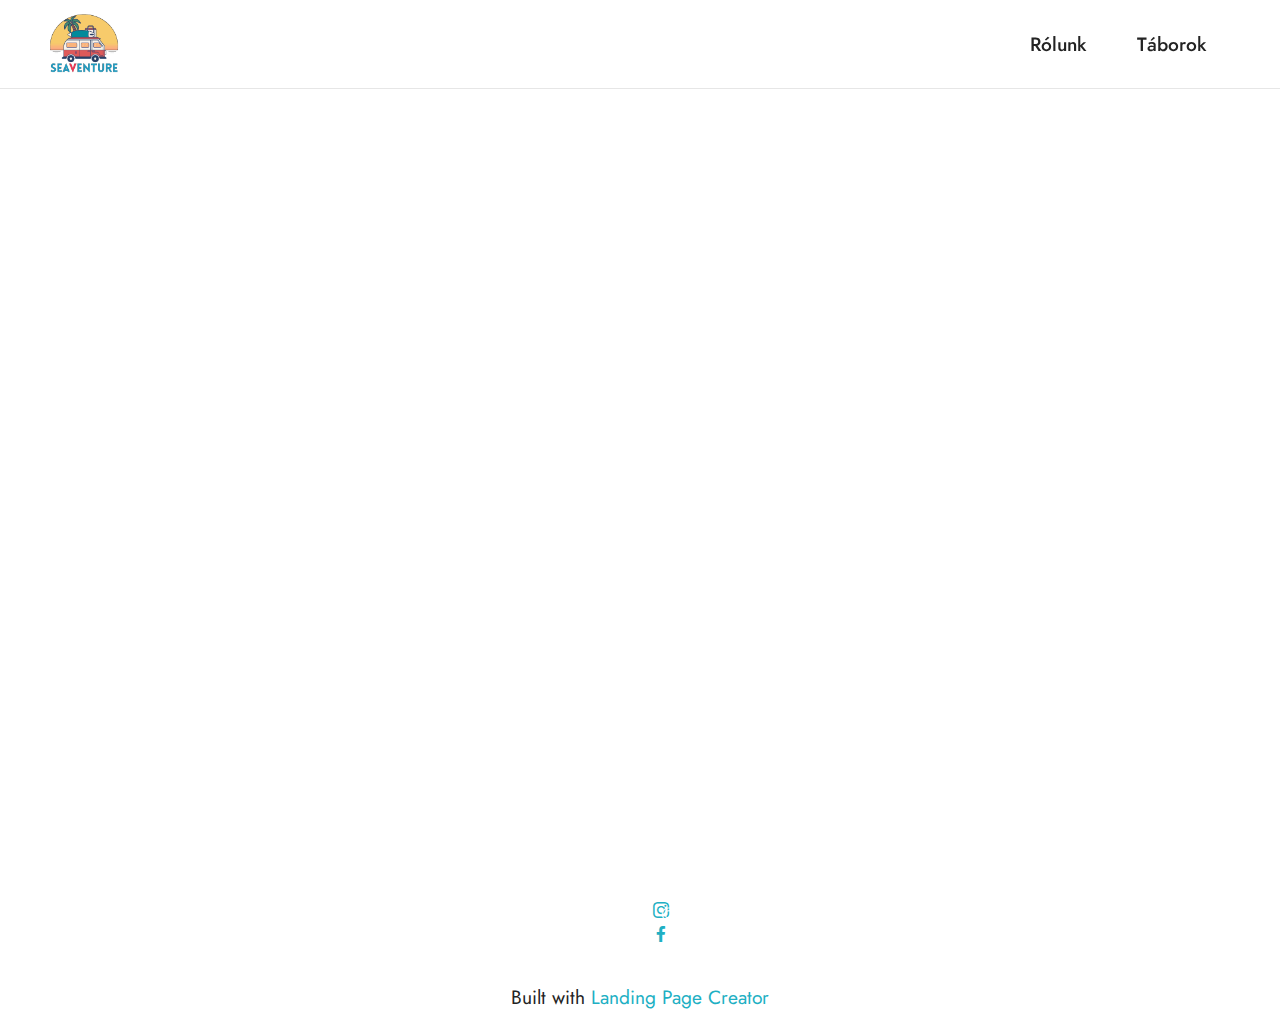
<file: page1.html>
<!DOCTYPE html>
<html  >
<head>
  <!-- Site made with Mobirise Website Builder v5.7.12, https://mobirise.com -->
  <meta charset="UTF-8">
  <meta http-equiv="X-UA-Compatible" content="IE=edge">
  <meta name="generator" content="Mobirise v5.7.12, mobirise.com">
  <meta name="viewport" content="width=device-width, initial-scale=1, minimum-scale=1">
  <link rel="shortcut icon" href="assets/images/logo-teljes-121x121.png" type="image/x-icon">
  <meta name="description" content="">
  
  
  <title>Ászf</title>
  <link rel="stylesheet" href="assets/bootstrap/css/bootstrap.min.css">
  <link rel="stylesheet" href="assets/bootstrap/css/bootstrap-grid.min.css">
  <link rel="stylesheet" href="assets/bootstrap/css/bootstrap-reboot.min.css">
  <link rel="stylesheet" href="assets/web/assets/gdpr-plugin/gdpr-styles.css">
  <link rel="stylesheet" href="assets/dropdown/css/style.css">
  <link rel="stylesheet" href="assets/socicon/css/styles.css">
  <link rel="stylesheet" href="assets/theme/css/style.css">
  <link rel="preload" href="https://fonts.googleapis.com/css?family=Jost:100,200,300,400,500,600,700,800,900,100i,200i,300i,400i,500i,600i,700i,800i,900i&display=swap" as="style" onload="this.onload=null;this.rel='stylesheet'">
  <noscript><link rel="stylesheet" href="https://fonts.googleapis.com/css?family=Jost:100,200,300,400,500,600,700,800,900,100i,200i,300i,400i,500i,600i,700i,800i,900i&display=swap"></noscript>
  <link rel="preload" as="style" href="assets/mobirise/css/mbr-additional.css"><link rel="stylesheet" href="assets/mobirise/css/mbr-additional.css" type="text/css">

  
  
  
</head>
<body>
  
  <section data-bs-version="5.1" class="menu cid-s48OLK6784" once="menu" id="menu1-r">
    
    <nav class="navbar navbar-dropdown navbar-fixed-top navbar-expand-lg">
        <div class="container-fluid">
            <div class="navbar-brand">
                <span class="navbar-logo">
                    
                        <img src="assets/images/logo-teljes-121x121.png" alt="" style="height: 4.5rem;">
                    
                </span>
                
            </div>
            <button class="navbar-toggler" type="button" data-toggle="collapse" data-bs-toggle="collapse" data-target="#navbarSupportedContent" data-bs-target="#navbarSupportedContent" aria-controls="navbarNavAltMarkup" aria-expanded="false" aria-label="Toggle navigation">
                <div class="hamburger">
                    <span></span>
                    <span></span>
                    <span></span>
                    <span></span>
                </div>
            </button>
            <div class="collapse navbar-collapse" id="navbarSupportedContent">
                <ul class="navbar-nav nav-dropdown nav-right" data-app-modern-menu="true"><li class="nav-item"><a class="nav-link link text-black text-primary display-7" href="index.html#team2-m" target="_blank">Rólunk</a></li>
                    <li class="nav-item"><a class="nav-link link text-black display-7" href="https://mobirise.com" aria-expanded="true">Táborok</a></li></ul>
                
                
            </div>
        </div>
    </nav>

</section>

<section data-bs-version="5.1" class="header4 cid-tw8TwP2d7w mbr-fullscreen" id="header4-t">

    
    
    <div class="container">
        <div class="row">
            <div class="content-wrap">
                
                
                <p class="mbr-fonts-style mbr-text mbr-white mb-3 display-7"></p>

                
            </div>
        </div>
    </div>
</section>

<section data-bs-version="5.1" class="footer3 cid-s48P1Icc8J" once="footers" id="footer3-s">

    

    

    <div class="container">
        <div class="media-container-row align-center mbr-white">
            <div class="row row-links">
                <ul class="foot-menu">
                    
                    
                    
                    
                    
                <li class="foot-menu-item mbr-fonts-style display-7">E-mail: seaventurecamp@gmail.com</li></ul>
            </div>
            <div class="row social-row">
                <div class="social-list align-right pb-2">
                    
                    
                    
                    
                    
                    
                <div class="soc-item">
                        <a href="https://instagram.com/seaventure.camp" target="_blank">
                            <span class="mbr-iconfont mbr-iconfont-social socicon-instagram socicon"></span>
                        </a>
                    </div><div class="soc-item">
                        <a href="https://www.facebook.com/seaventure.camp" target="_blank">
                            <span class="mbr-iconfont mbr-iconfont-social socicon-facebook socicon"></span>
                        </a>
                    </div></div>
            </div>
            <div class="row row-copirayt">
                <p class="mbr-text mb-0 mbr-fonts-style mbr-white align-center display-7">
                    © Copyright 2022 SeaVenture <br>Minden jog fenntartva</p>
            </div>
        </div>
    </div>
</section><section class="display-7" style="padding: 0;align-items: center;justify-content: center;flex-wrap: wrap;    align-content: center;display: flex;position: relative;height: 4rem;"><a href="https://mobiri.se/2955527" style="flex: 1 1;height: 4rem;position: absolute;width: 100%;z-index: 1;"><img alt="" style="height: 4rem;" src="[data-uri]"></a><p style="margin: 0;text-align: center;" class="display-7">Built with &#8204;</p><a style="z-index:1" href="https://mobirise.com/builder/landing-page-builder.html">Landing Page Creator</a></section><script src="assets/bootstrap/js/bootstrap.bundle.min.js"></script>  <script src="assets/smoothscroll/smooth-scroll.js"></script>  <script src="assets/ytplayer/index.js"></script>  <script src="assets/dropdown/js/navbar-dropdown.js"></script>  <script src="assets/theme/js/script.js"></script>  
  
  
</body>
</html>
</file>
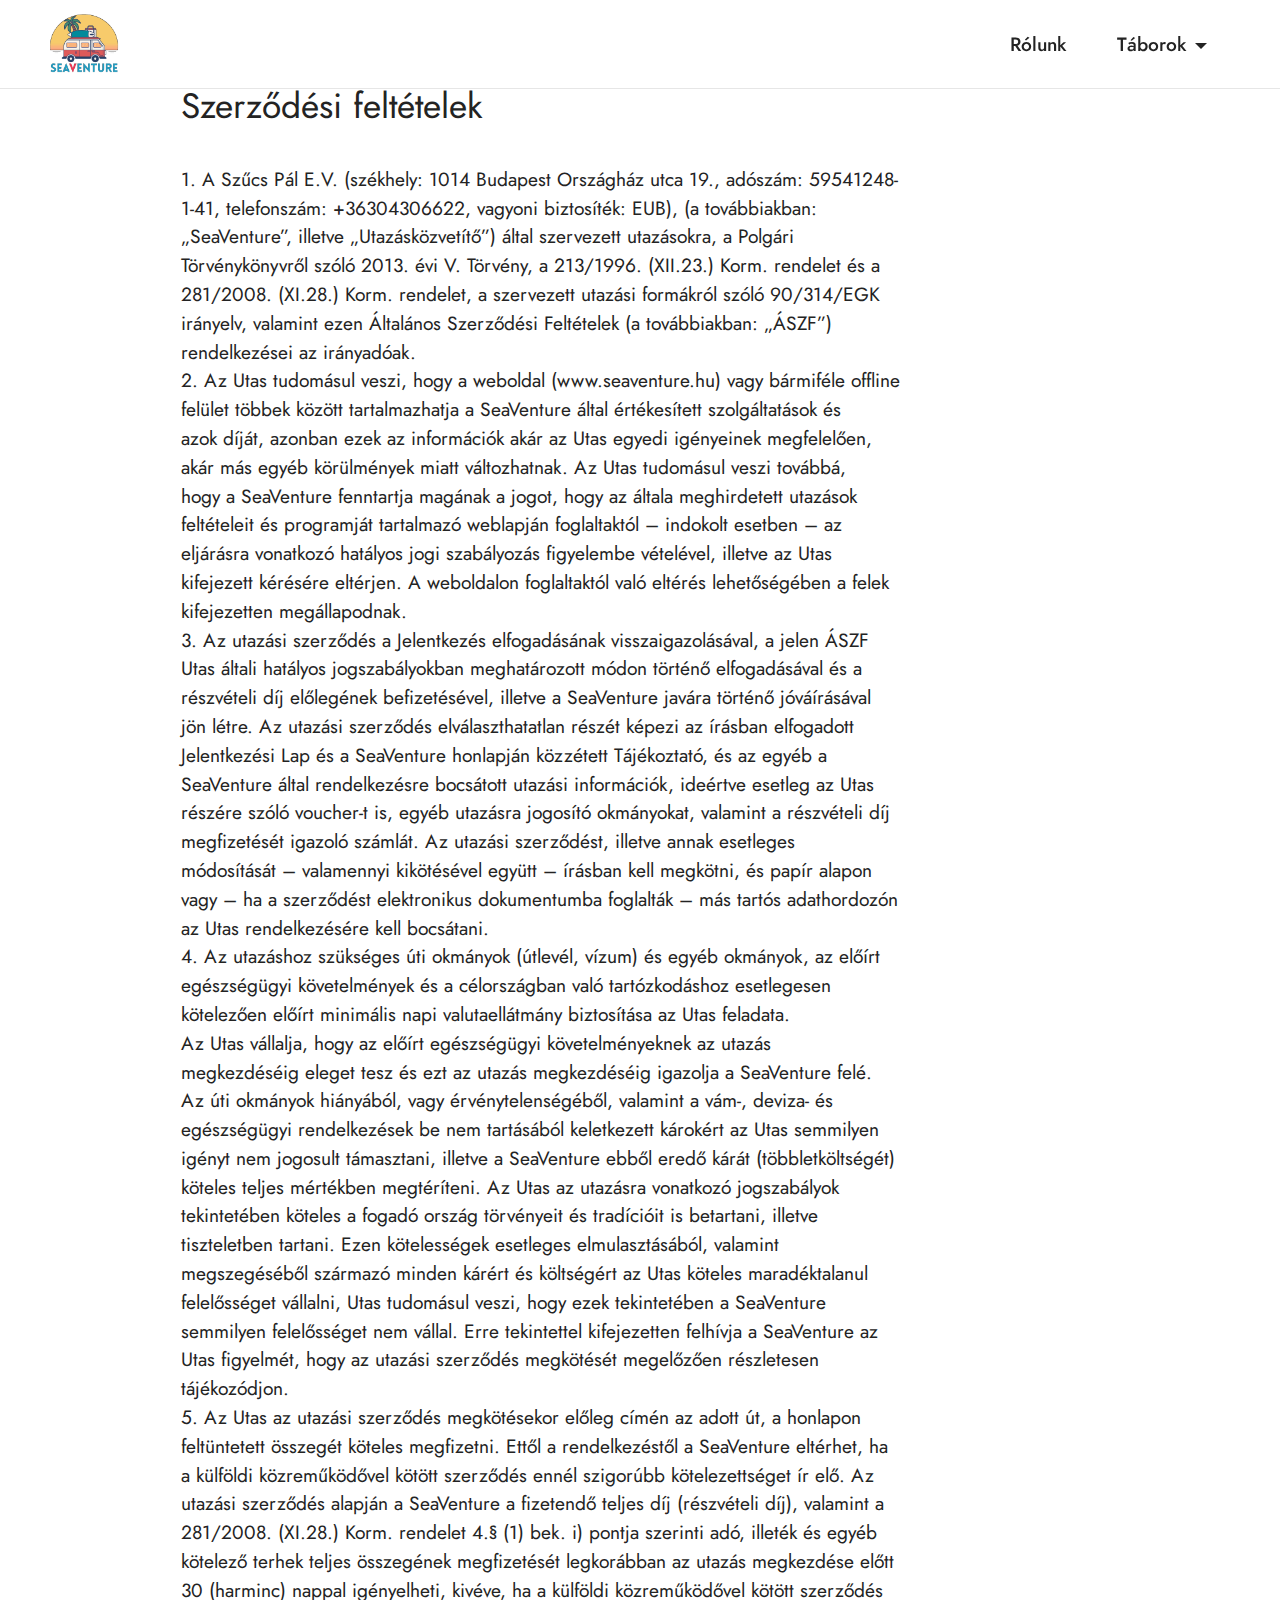
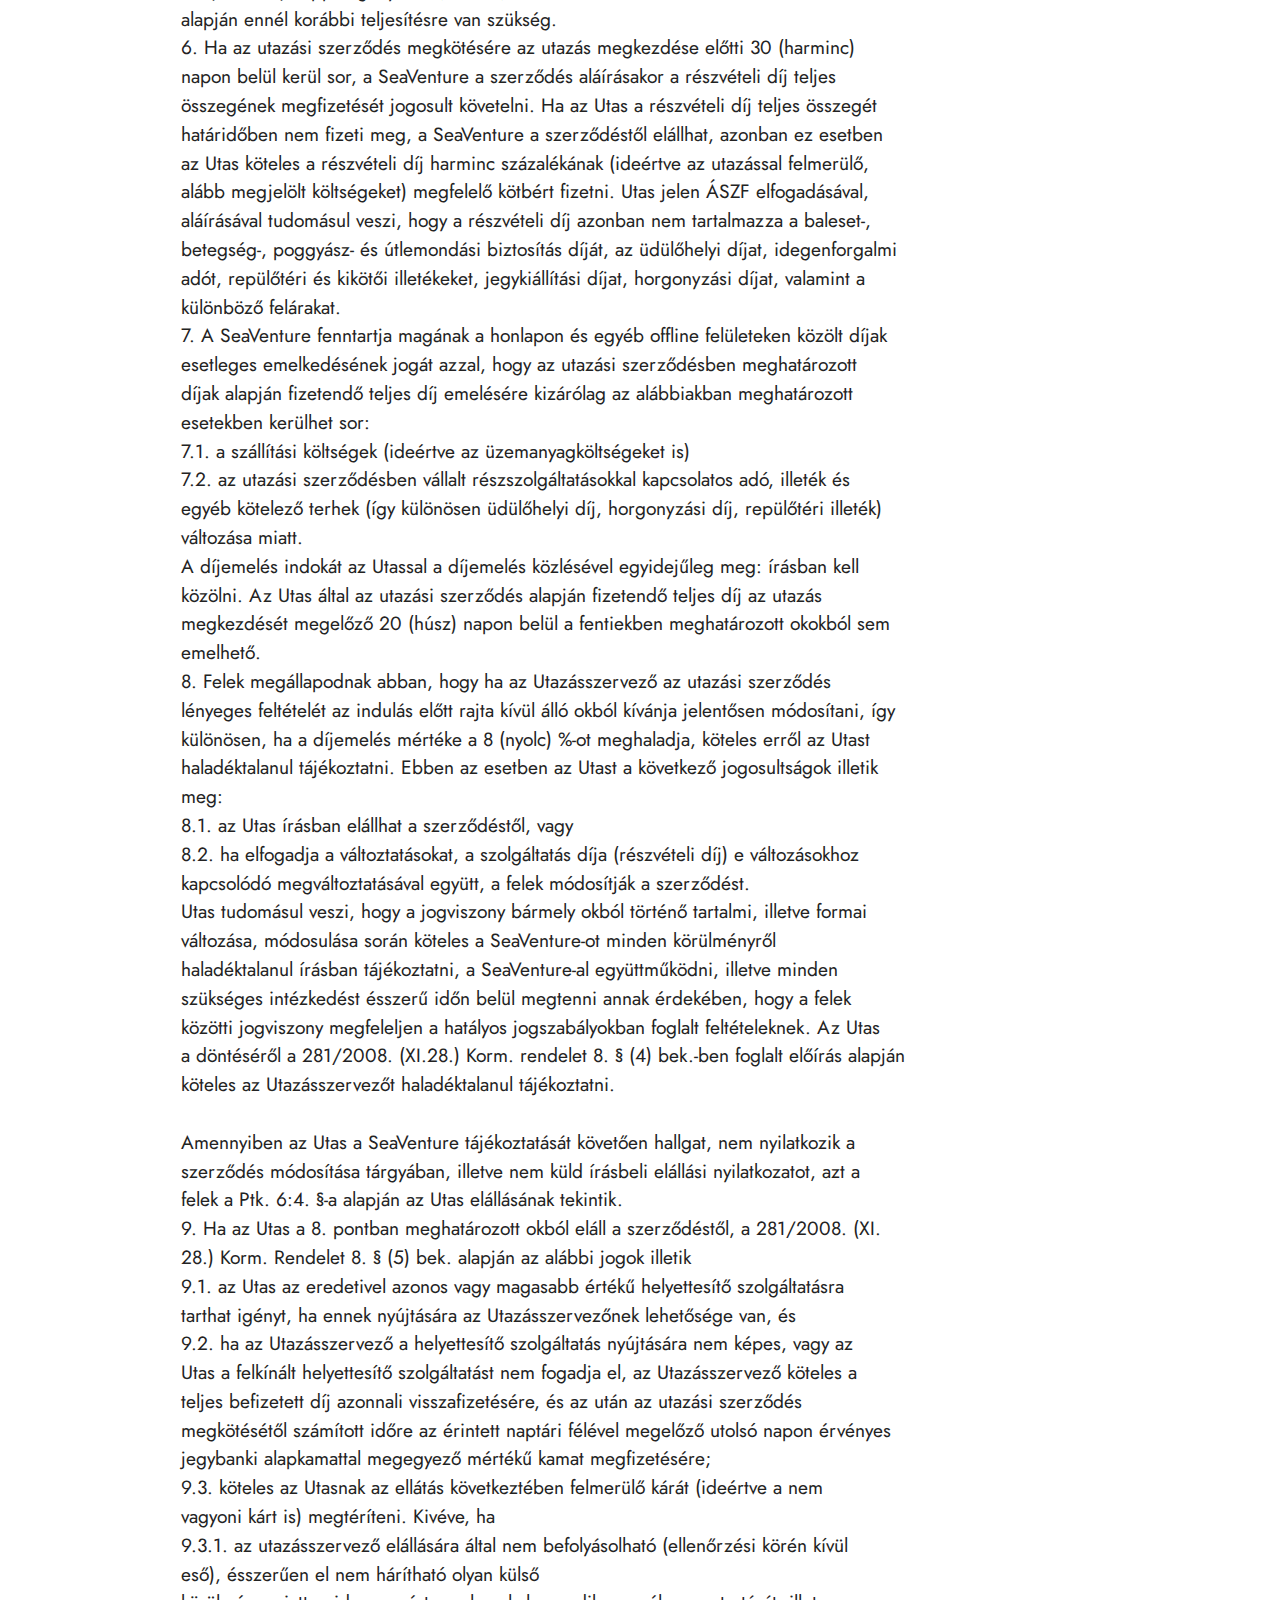
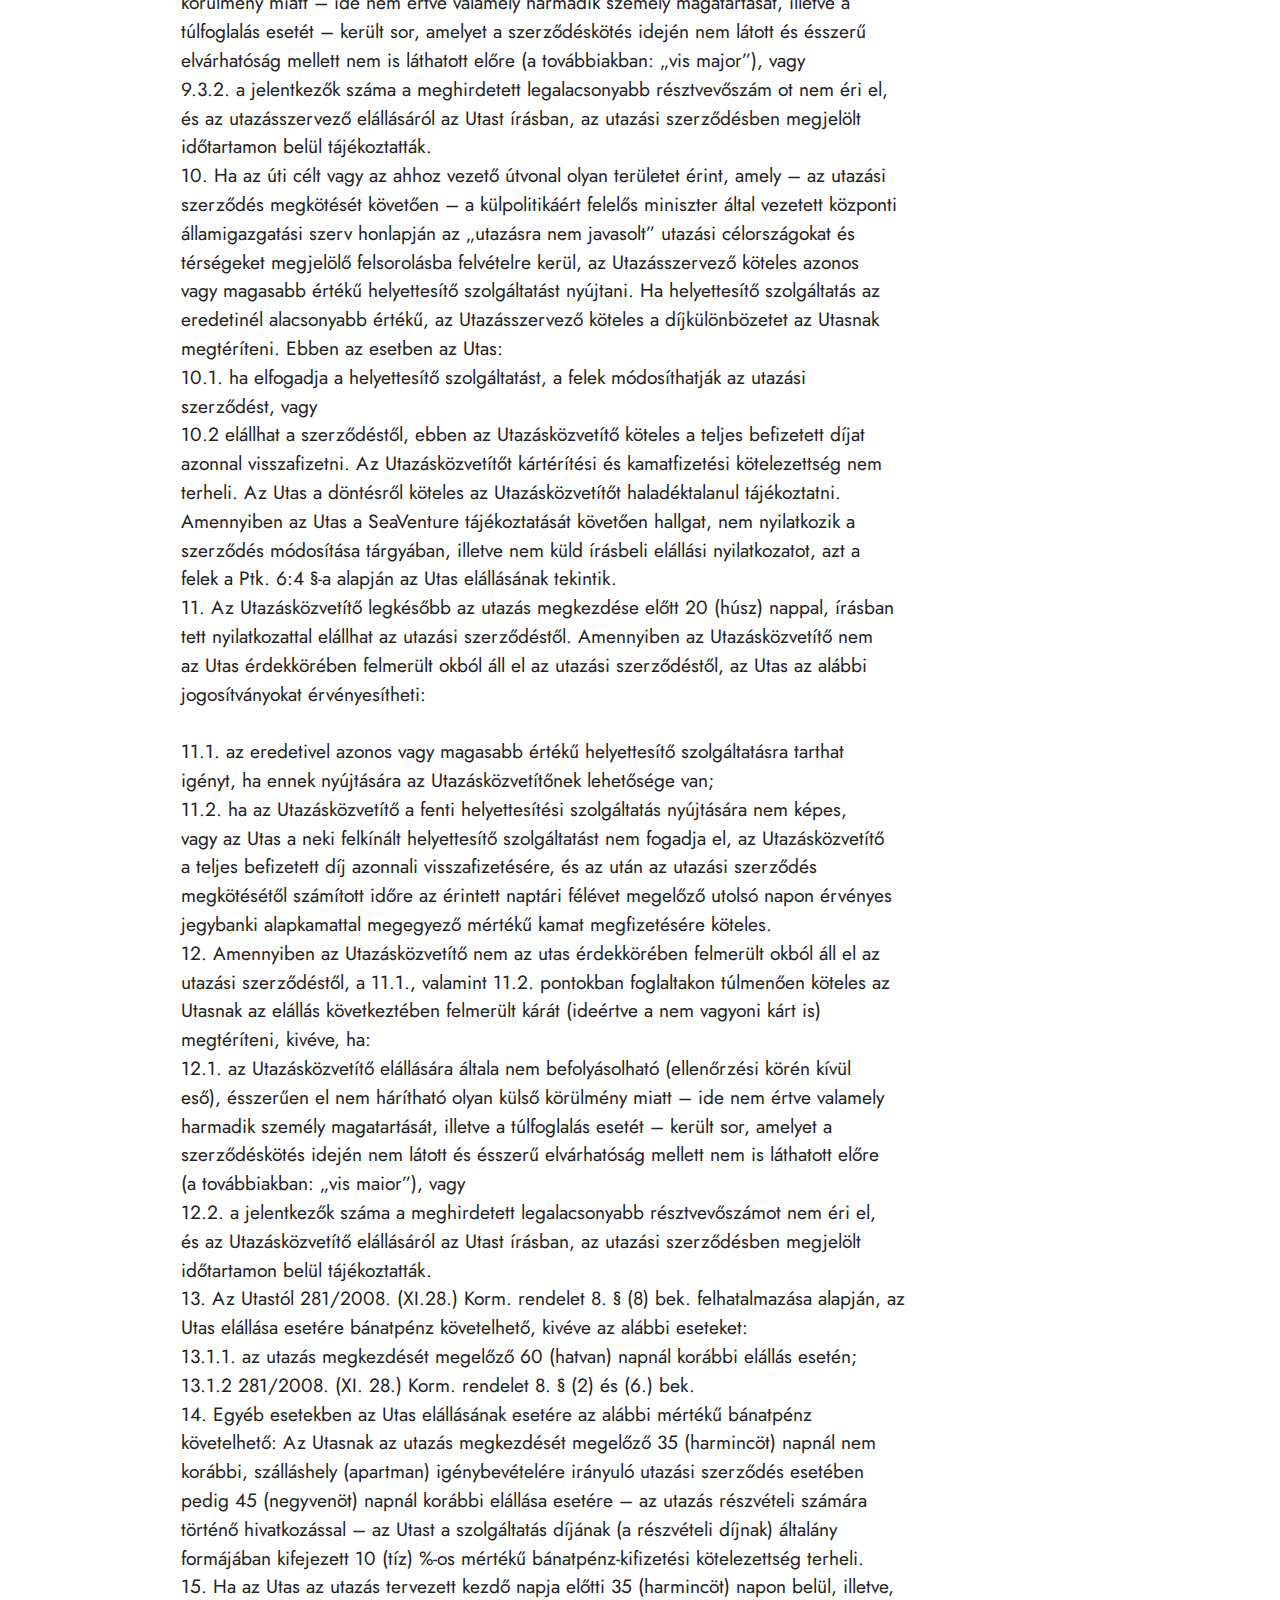
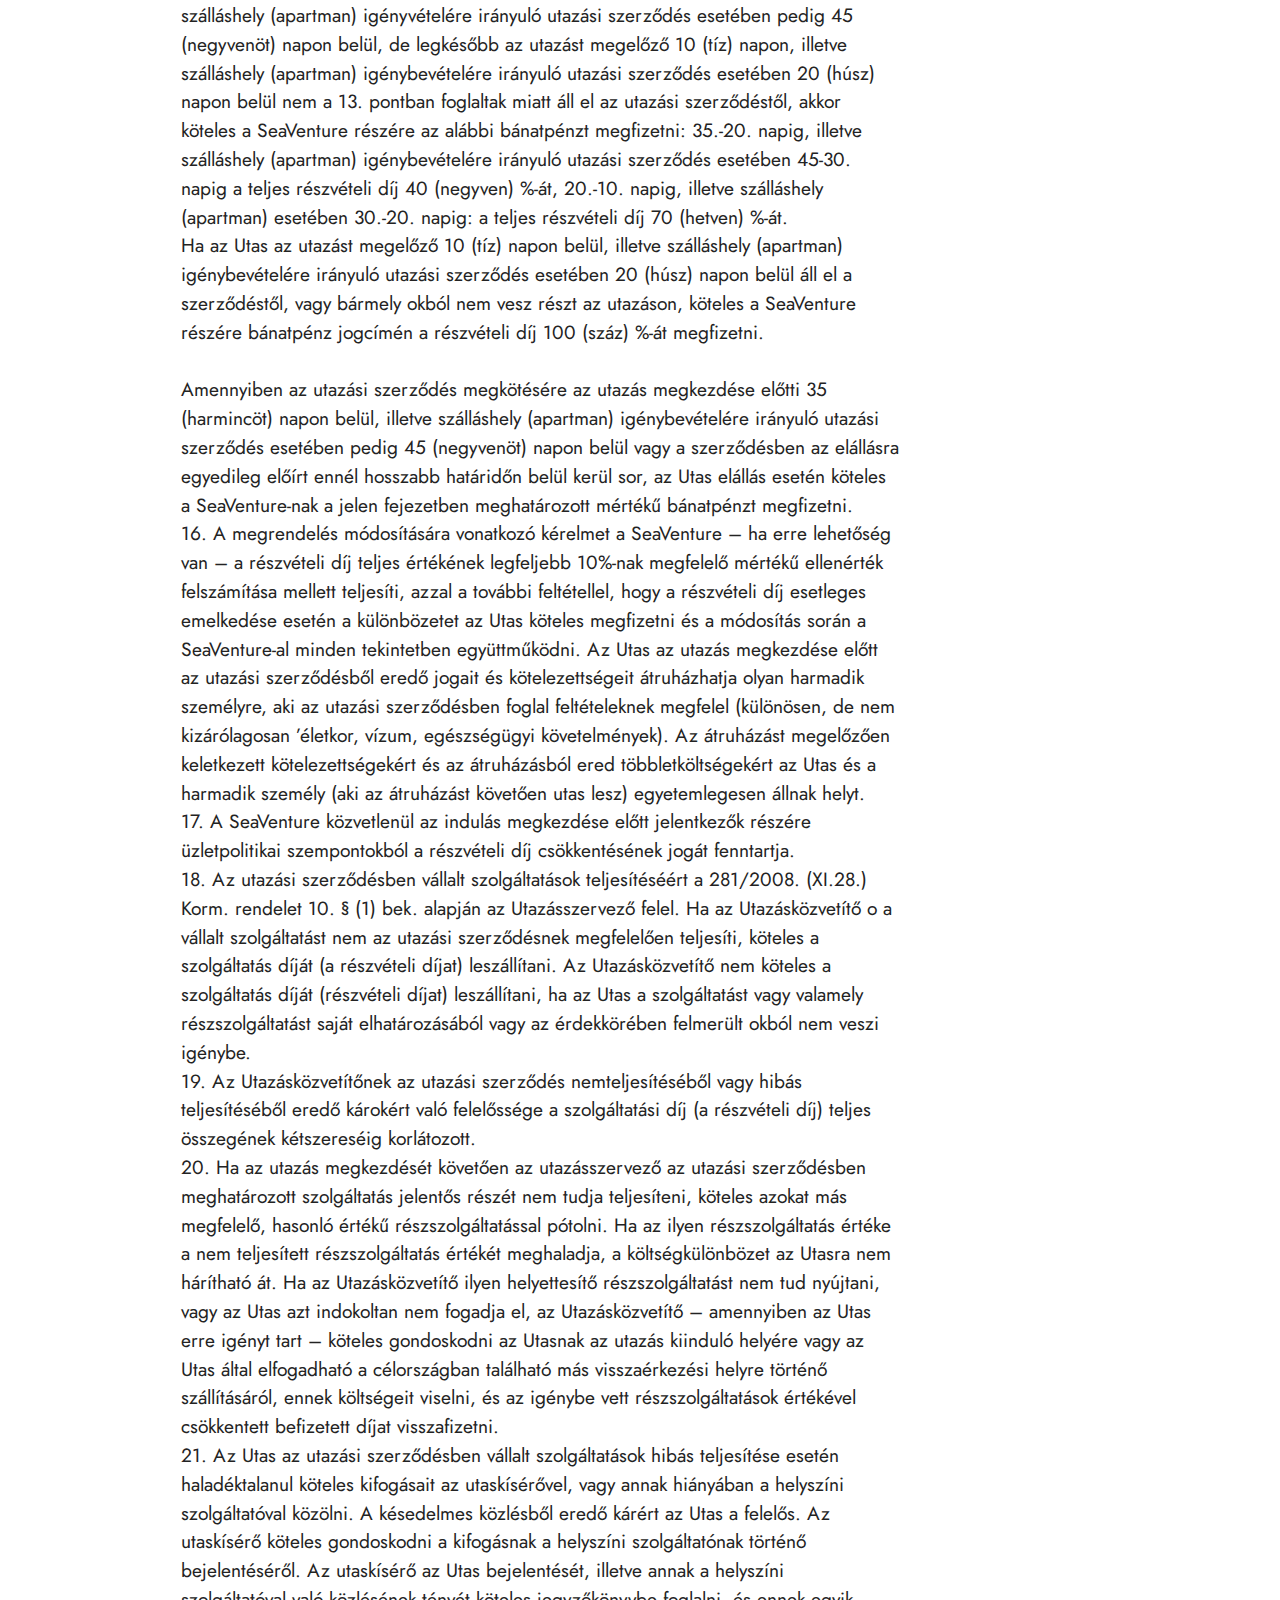
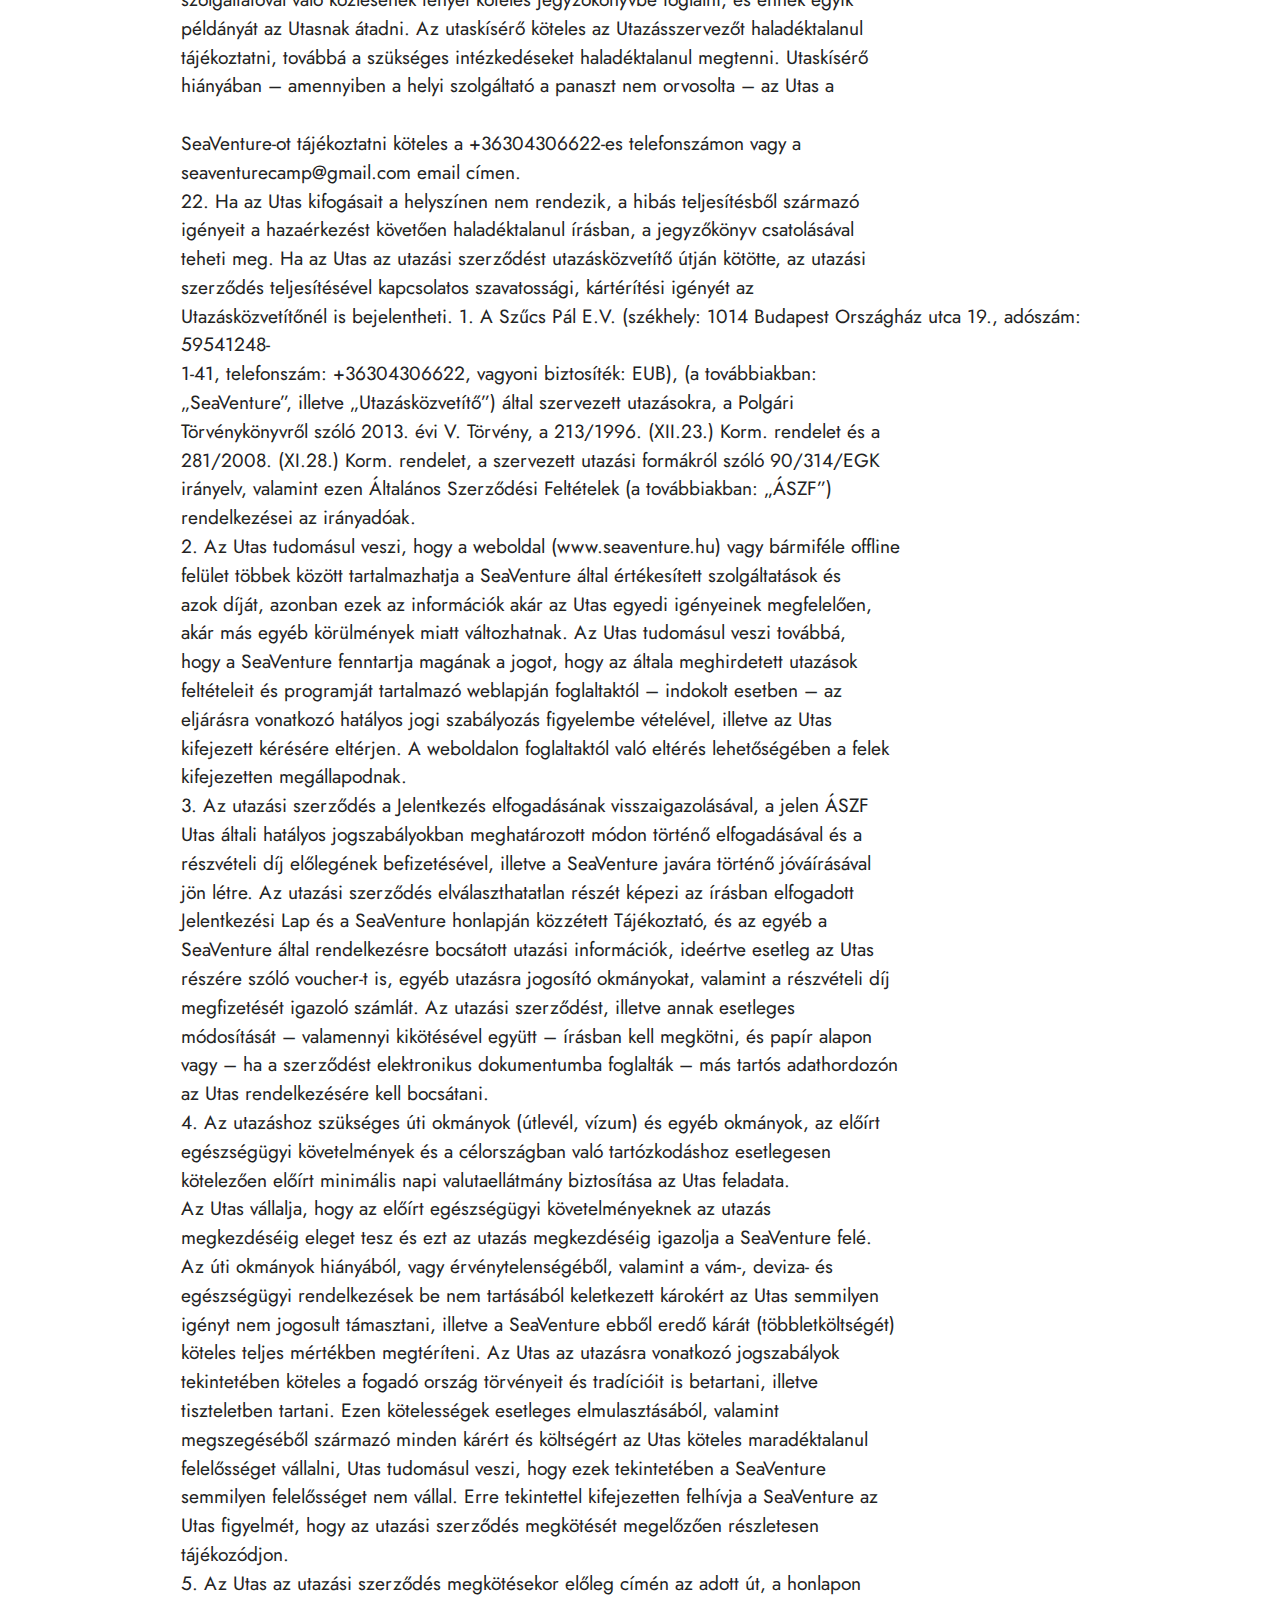
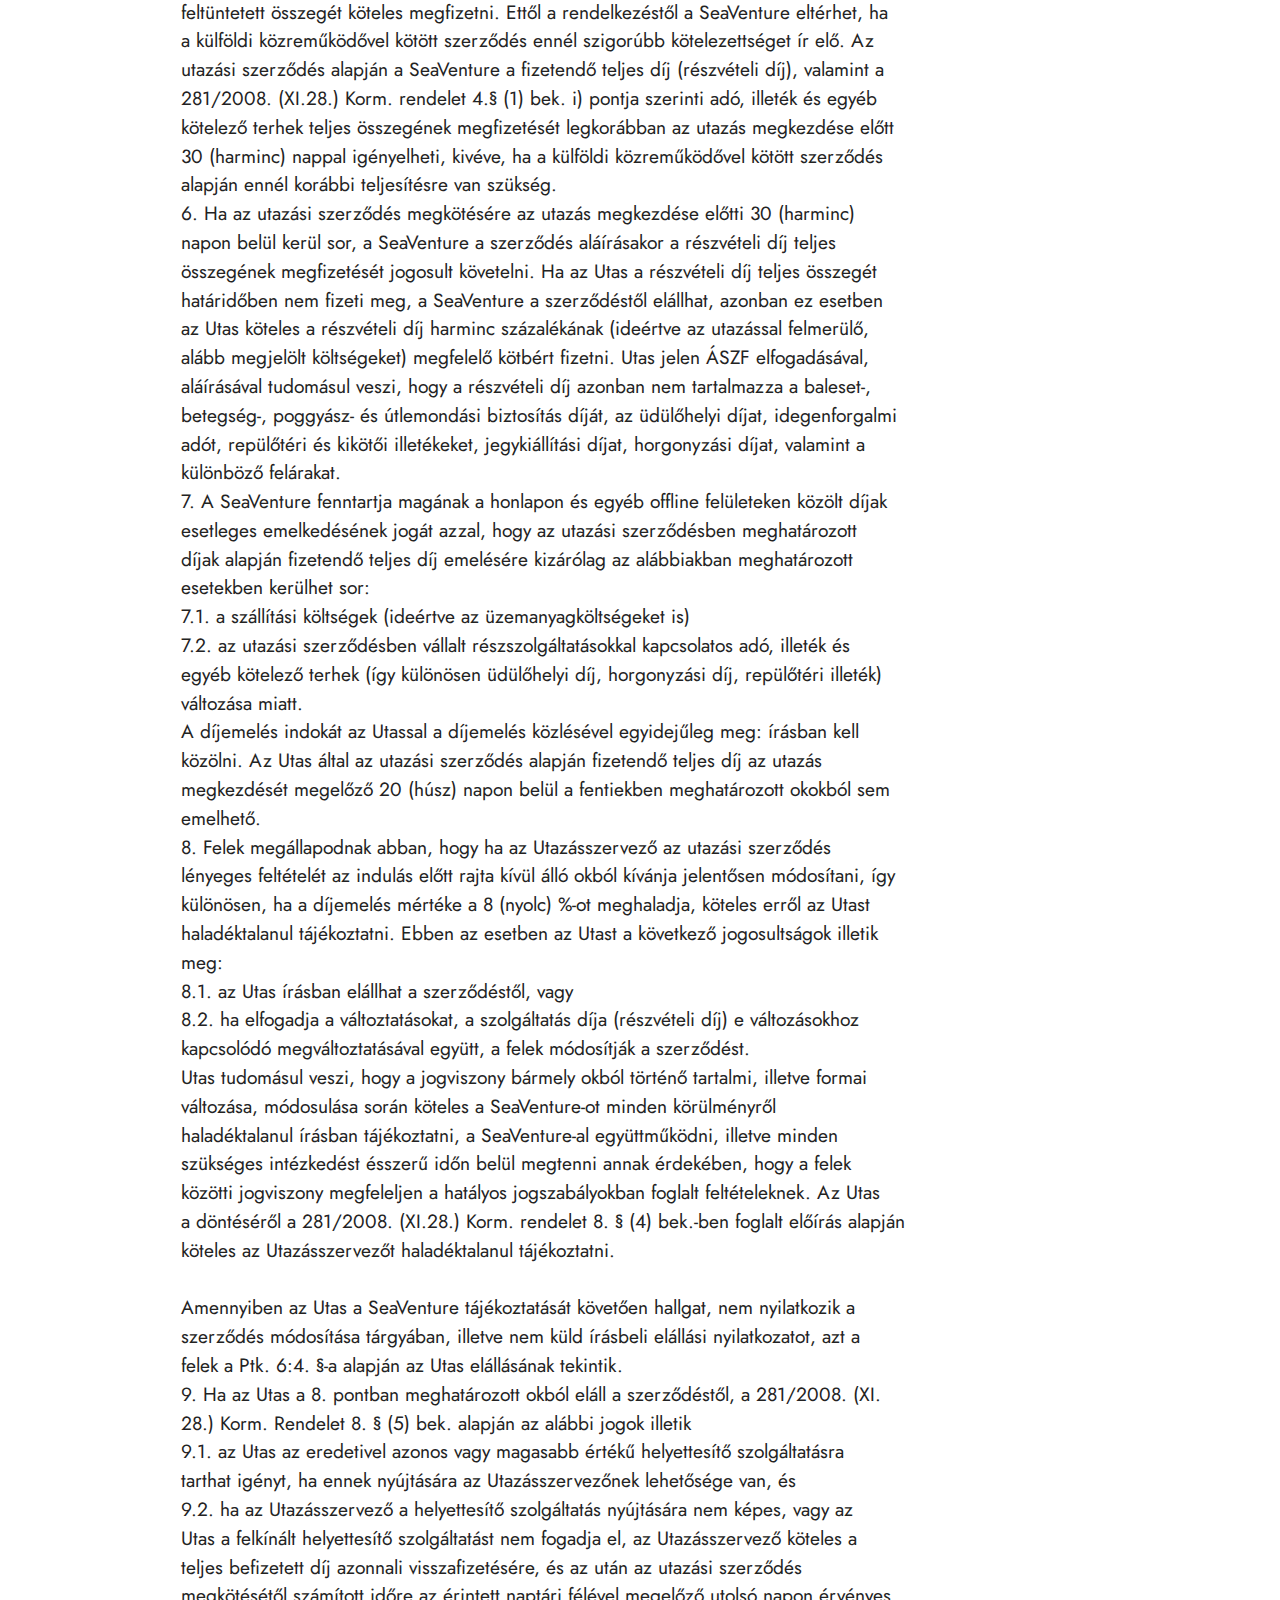
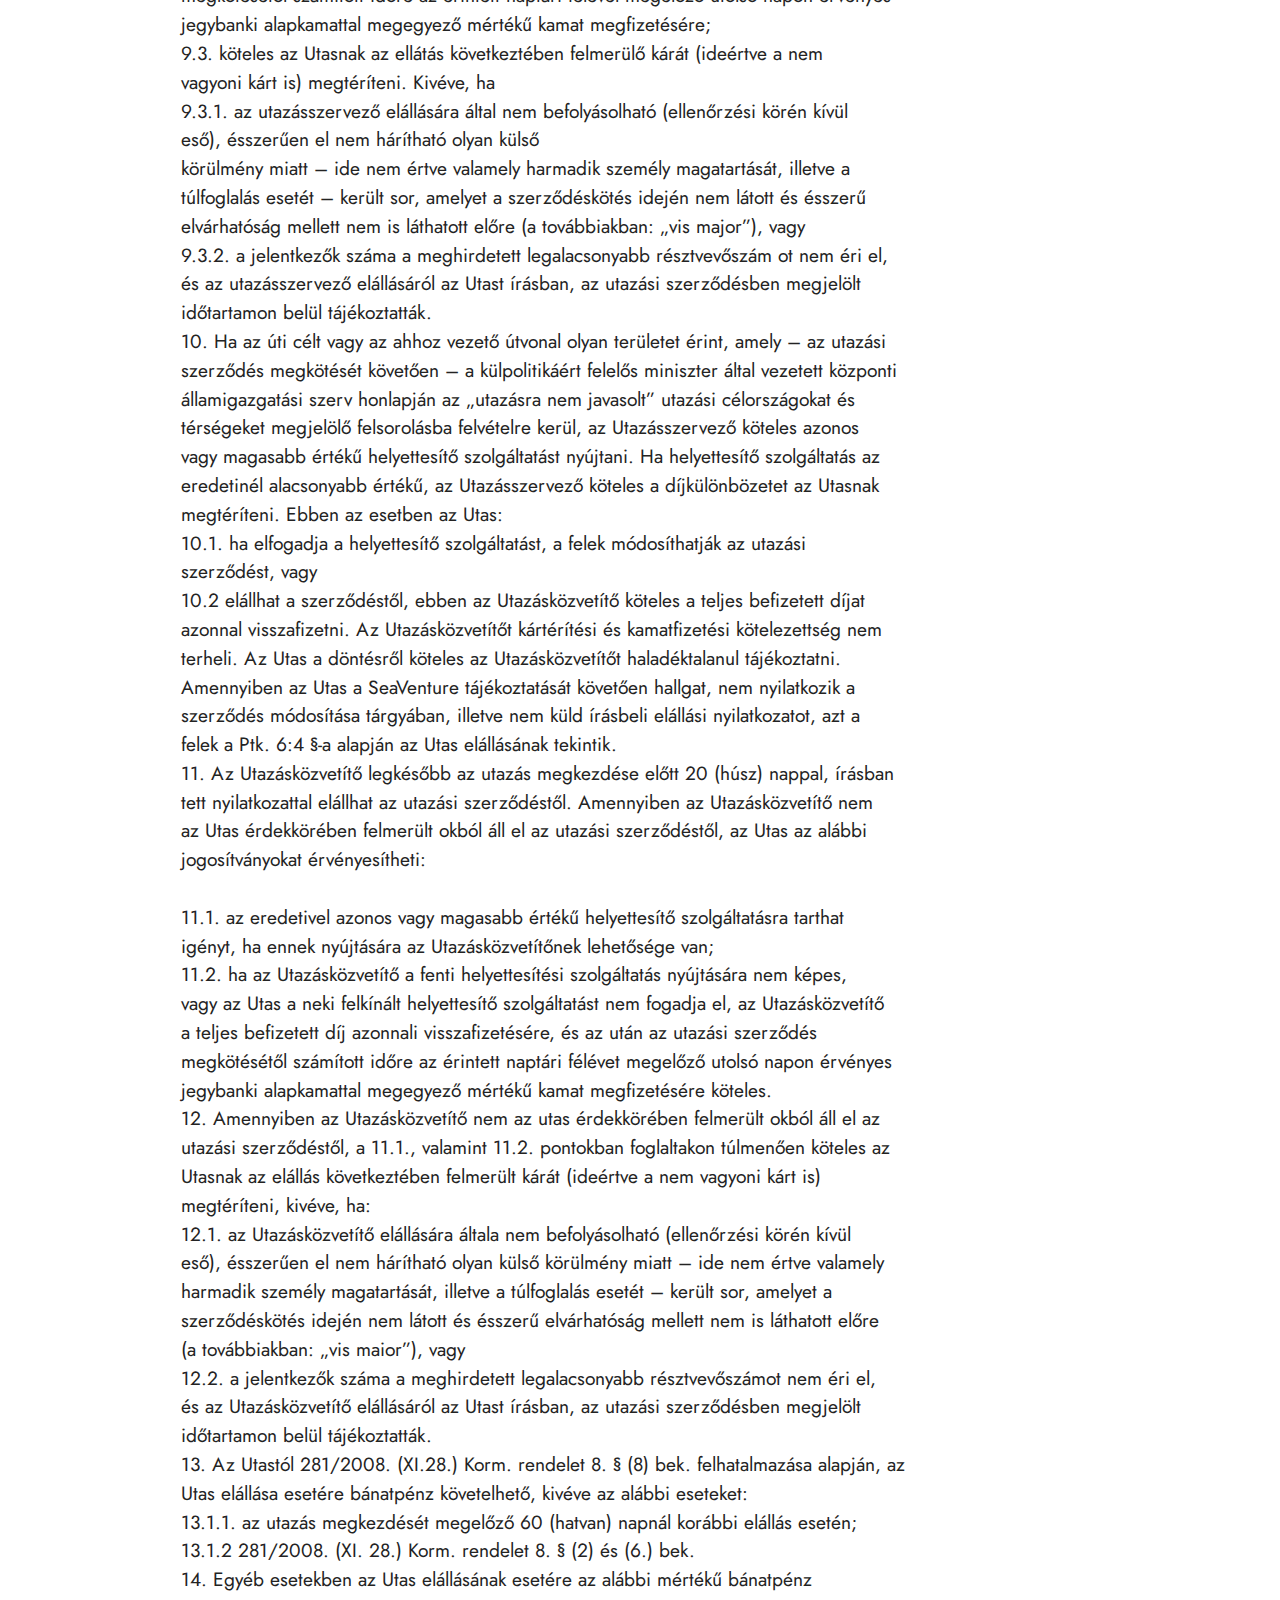
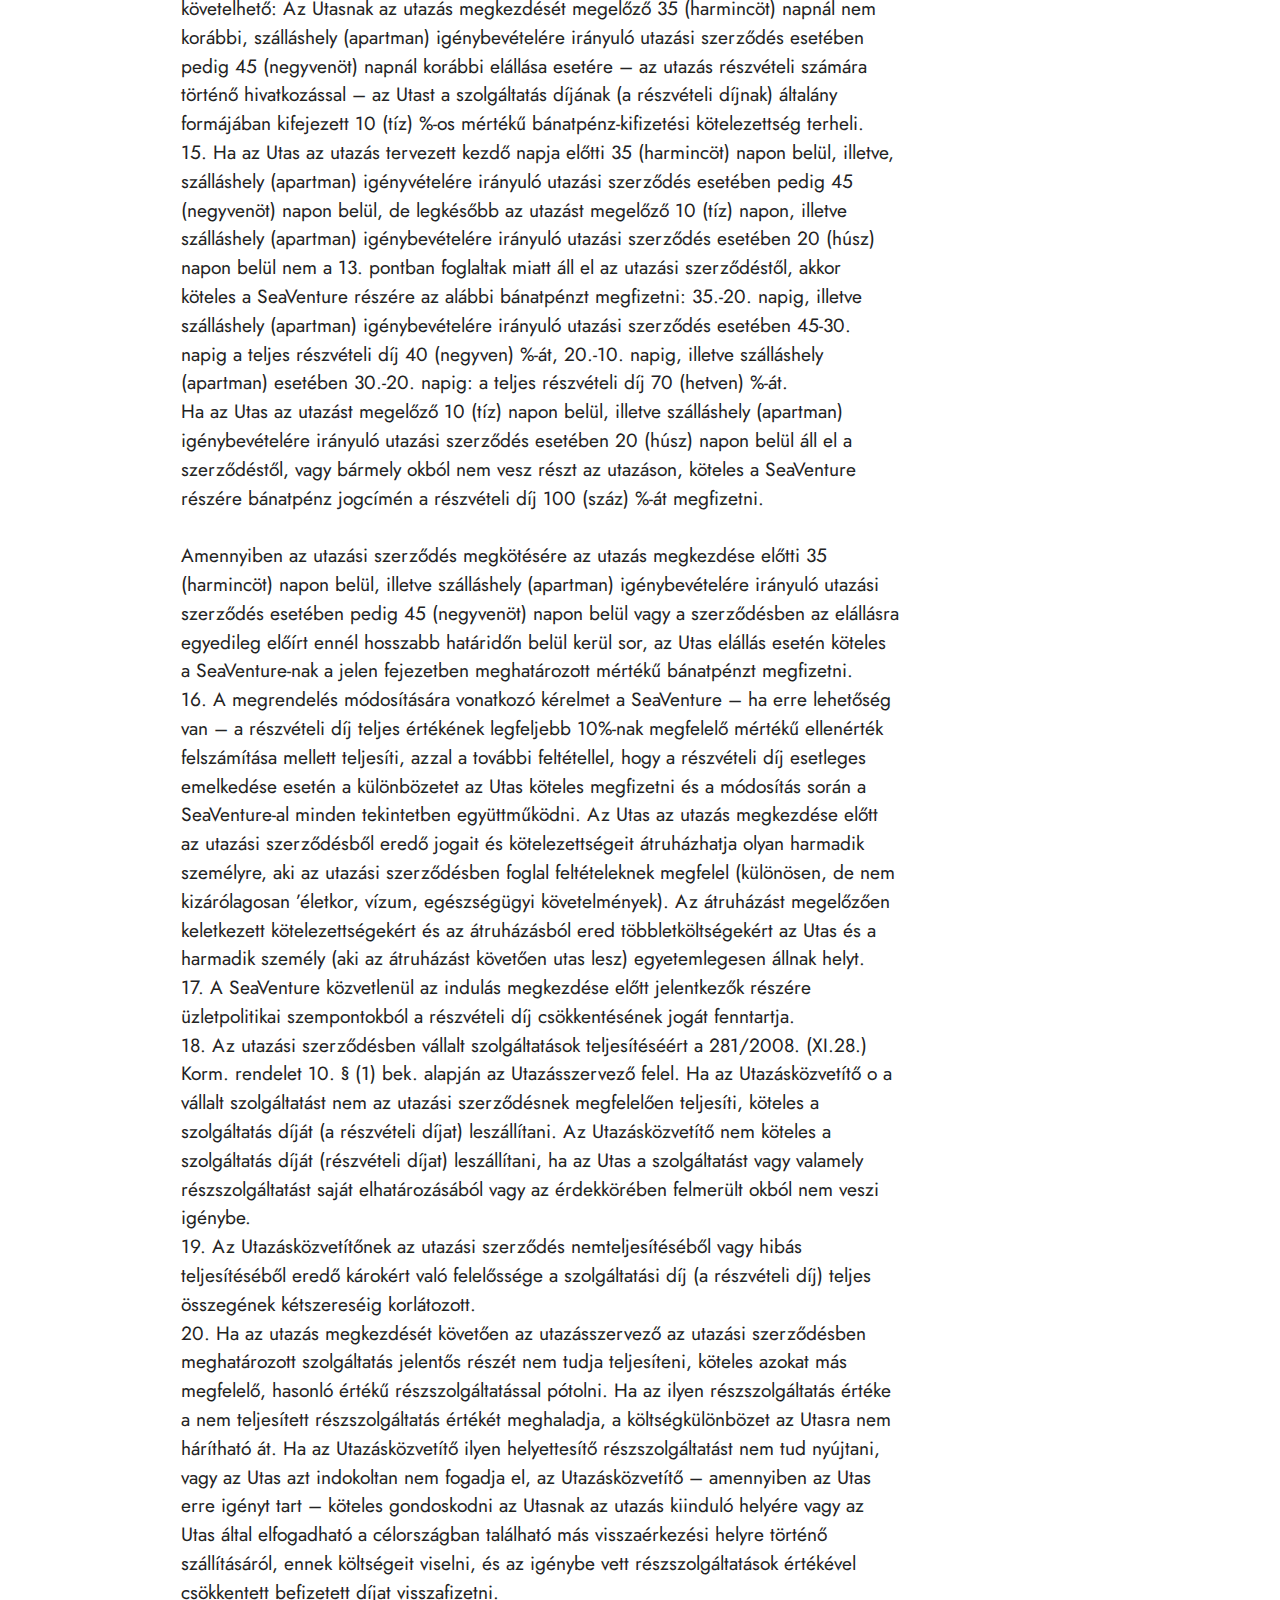
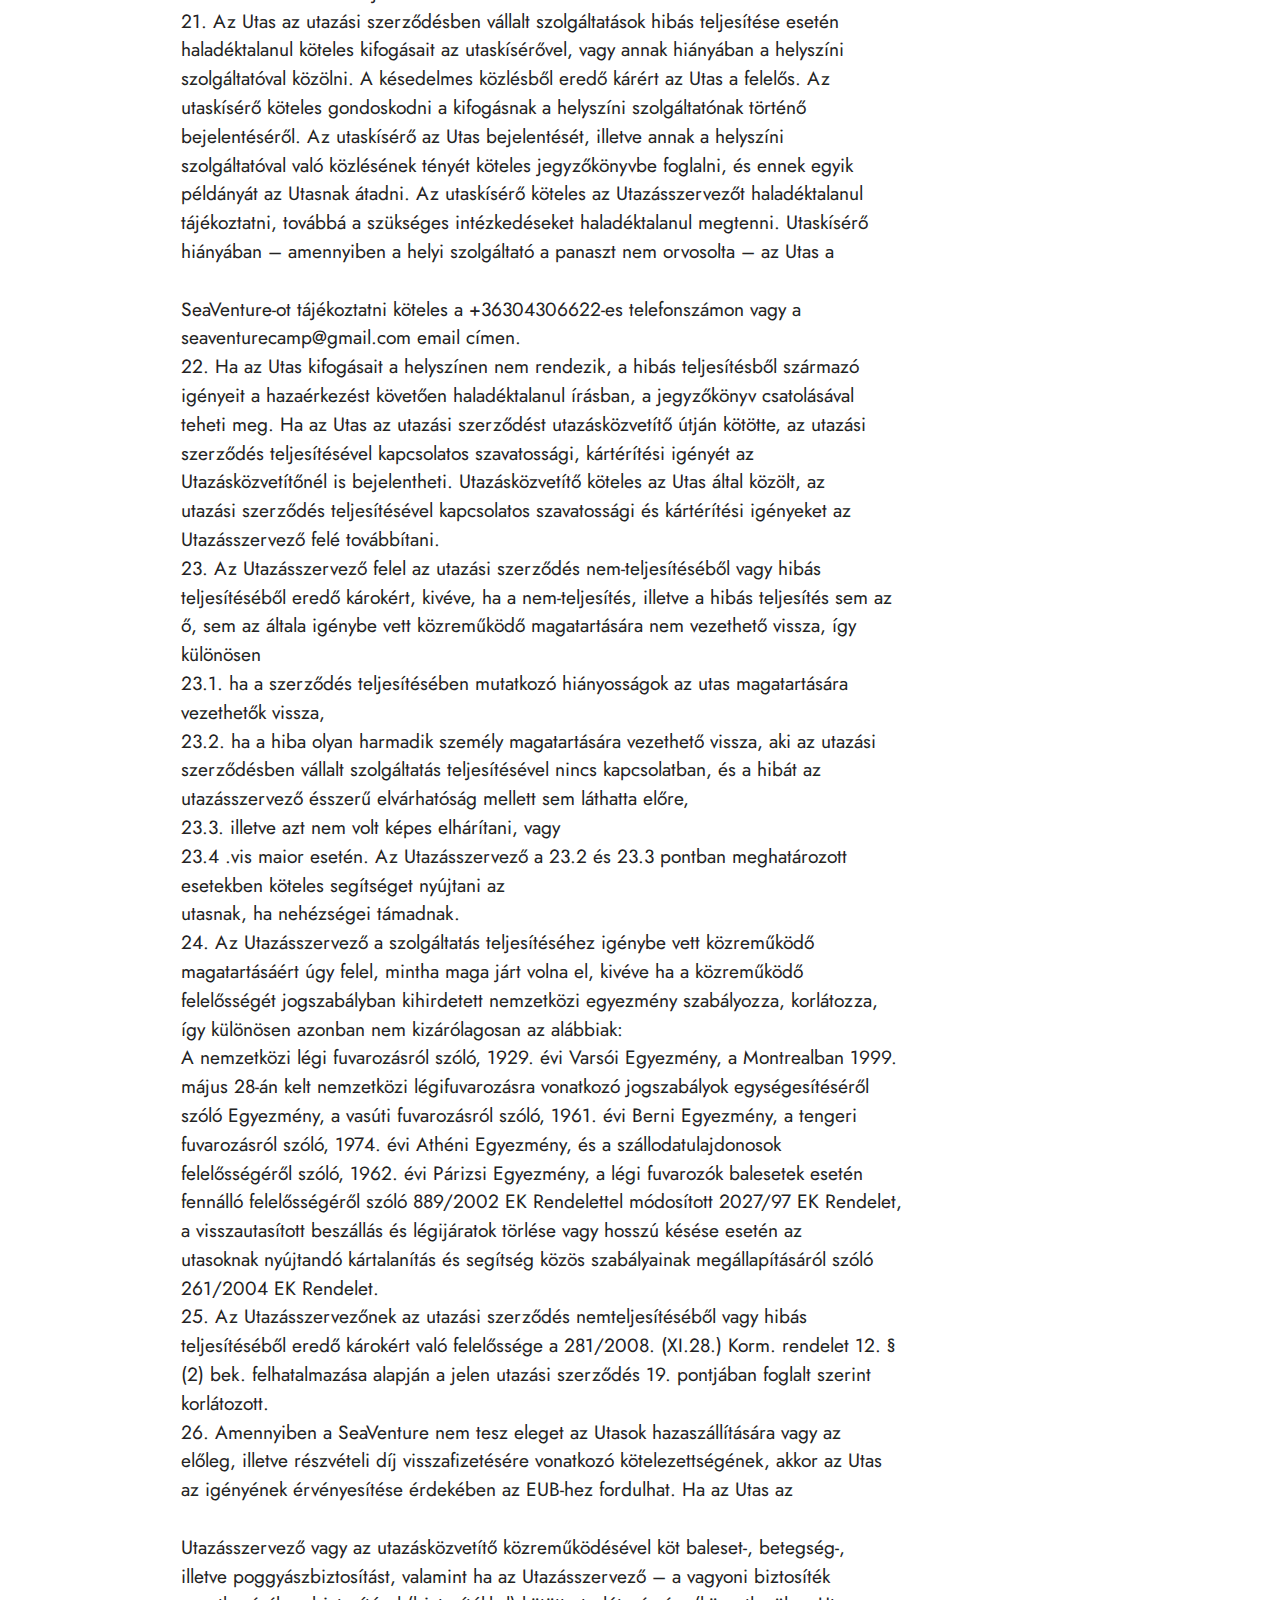
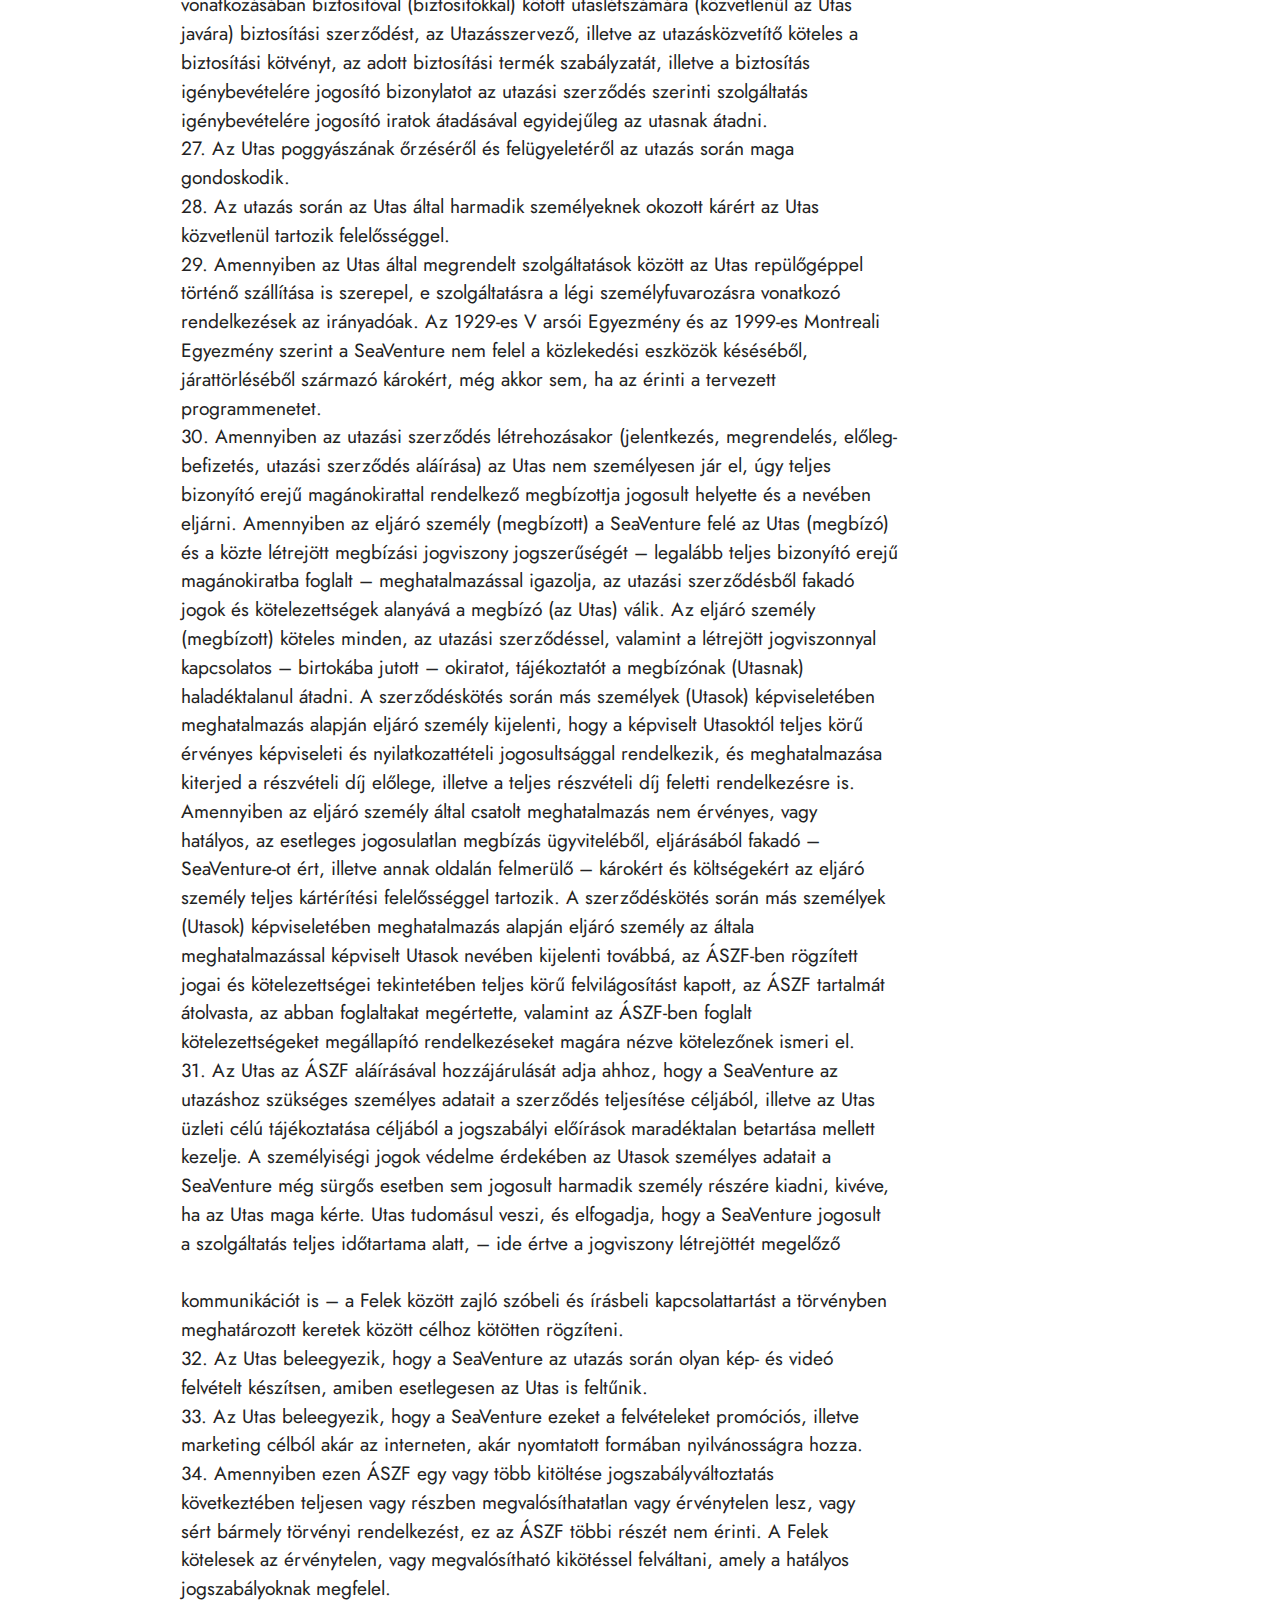
<file: page2.html>
<!DOCTYPE html>
<html  >
<head>
  <!-- Site made with Mobirise Website Builder v5.7.12, https://mobirise.com -->
  <meta charset="UTF-8">
  <meta http-equiv="X-UA-Compatible" content="IE=edge">
  <meta name="generator" content="Mobirise v5.7.12, mobirise.com">
  <meta name="viewport" content="width=device-width, initial-scale=1, minimum-scale=1">
  <link rel="shortcut icon" href="assets/images/logo-teljes-121x121.png" type="image/x-icon">
  <meta name="description" content="">
  
  
  <title>Ászf</title>
  <link rel="stylesheet" href="assets/bootstrap/css/bootstrap.min.css">
  <link rel="stylesheet" href="assets/bootstrap/css/bootstrap-grid.min.css">
  <link rel="stylesheet" href="assets/bootstrap/css/bootstrap-reboot.min.css">
  <link rel="stylesheet" href="assets/web/assets/gdpr-plugin/gdpr-styles.css">
  <link rel="stylesheet" href="assets/animatecss/animate.css">
  <link rel="stylesheet" href="assets/dropdown/css/style.css">
  <link rel="stylesheet" href="assets/socicon/css/styles.css">
  <link rel="stylesheet" href="assets/theme/css/style.css">
  <link rel="preload" href="https://fonts.googleapis.com/css?family=Jost:100,200,300,400,500,600,700,800,900,100i,200i,300i,400i,500i,600i,700i,800i,900i&display=swap" as="style" onload="this.onload=null;this.rel='stylesheet'">
  <noscript><link rel="stylesheet" href="https://fonts.googleapis.com/css?family=Jost:100,200,300,400,500,600,700,800,900,100i,200i,300i,400i,500i,600i,700i,800i,900i&display=swap"></noscript>
  <link rel="preload" as="style" href="assets/mobirise/css/mbr-additional.css"><link rel="stylesheet" href="assets/mobirise/css/mbr-additional.css" type="text/css">

  
  
  
</head>
<body>
  
  <section data-bs-version="5.1" class="menu cid-twrQbZ7kjw" once="menu" id="menu1-11">
    
    <nav class="navbar navbar-dropdown navbar-fixed-top navbar-expand-lg">
        <div class="container-fluid">
            <div class="navbar-brand">
                <span class="navbar-logo">
                    
                        <img src="assets/images/logo-teljes-121x121.png" alt="" style="height: 4.5rem;">
                    
                </span>
                
            </div>
            <button class="navbar-toggler" type="button" data-toggle="collapse" data-bs-toggle="collapse" data-target="#navbarSupportedContent" data-bs-target="#navbarSupportedContent" aria-controls="navbarNavAltMarkup" aria-expanded="false" aria-label="Toggle navigation">
                <div class="hamburger">
                    <span></span>
                    <span></span>
                    <span></span>
                    <span></span>
                </div>
            </button>
            <div class="collapse navbar-collapse" id="navbarSupportedContent">
                <ul class="navbar-nav nav-dropdown nav-right" data-app-modern-menu="true"><li class="nav-item"><a class="nav-link link text-black display-7" href="index.html#team2-m" target="_blank">Rólunk</a></li>
                    <li class="nav-item dropdown"><a class="nav-link link dropdown-toggle text-black show display-7" href="https://mobirise.com" aria-expanded="false" data-toggle="dropdown-submenu" data-bs-toggle="dropdown" data-bs-auto-close="outside">Táborok</a><div class="dropdown-menu show" aria-labelledby="dropdown-598" data-bs-popper="none"><a class="dropdown-item text-black display-7" href="Tenerife.html" target="_blank">Tenerife</a></div></li></ul>
                
                
            </div>
        </div>
    </nav>

</section>

<section data-bs-version="5.1" class="content5 cid-twrQbZCYUP" id="content5-12">
    
    <div class="container">
        <div class="row justify-content-center">
            <div class="col-md-12 col-lg-10">
                
                <h4 class="mbr-section-subtitle mbr-fonts-style mb-4 display-5">Szerződési feltételek</h4>
                <p class="mbr-text mbr-fonts-style display-7">1. A Szűcs Pál E.V. (székhely: 1014 Budapest Országház utca 19., adószám: 59541248-
<br>1-41, telefonszám: +36304306622, vagyoni biztosíték: EUB), (a továbbiakban:
<br>„SeaVenture”, illetve „Utazásközvetítő”) által szervezett utazásokra, a Polgári
<br>Törvénykönyvről szóló 2013. évi V. Törvény, a 213/1996. (XII.23.) Korm. rendelet és a
<br>281/2008. (XI.28.) Korm. rendelet, a szervezett utazási formákról szóló 90/314/EGK
<br>irányelv, valamint ezen Általános Szerződési Feltételek (a továbbiakban: „ÁSZF”)
<br>rendelkezései az irányadóak.
<br>2. Az Utas tudomásul veszi, hogy a weboldal (www.seaventure.hu) vagy bármiféle offline
<br>felület többek között tartalmazhatja a SeaVenture által értékesített szolgáltatások és
<br>azok díját, azonban ezek az információk akár az Utas egyedi igényeinek megfelelően,
<br>akár más egyéb körülmények miatt változhatnak. Az Utas tudomásul veszi továbbá,
<br>hogy a SeaVenture fenntartja magának a jogot, hogy az általa meghirdetett utazások
<br>feltételeit és programját tartalmazó weblapján foglaltaktól – indokolt esetben – az
<br>eljárásra vonatkozó hatályos jogi szabályozás figyelembe vételével, illetve az Utas
<br>kifejezett kérésére eltérjen. A weboldalon foglaltaktól való eltérés lehetőségében a felek
<br>kifejezetten megállapodnak.
<br>3. Az utazási szerződés a Jelentkezés elfogadásának visszaigazolásával, a jelen ÁSZF
<br>Utas általi hatályos jogszabályokban meghatározott módon történő elfogadásával és a
<br>részvételi díj előlegének befizetésével, illetve a SeaVenture javára történő jóváírásával
<br>jön létre. Az utazási szerződés elválaszthatatlan részét képezi az írásban elfogadott
<br>Jelentkezési Lap és a SeaVenture honlapján közzétett Tájékoztató, és az egyéb a
<br>SeaVenture által rendelkezésre bocsátott utazási információk, ideértve esetleg az Utas
<br>részére szóló voucher-t is, egyéb utazásra jogosító okmányokat, valamint a részvételi díj
<br>megfizetését igazoló számlát. Az utazási szerződést, illetve annak esetleges
<br>módosítását – valamennyi kikötésével együtt – írásban kell megkötni, és papír alapon
<br>vagy – ha a szerződést elektronikus dokumentumba foglalták – más tartós adathordozón
<br>az Utas rendelkezésére kell bocsátani.
<br>4. Az utazáshoz szükséges úti okmányok (útlevél, vízum) és egyéb okmányok, az előírt
<br>egészségügyi követelmények és a célországban való tartózkodáshoz esetlegesen
<br>kötelezően előírt minimális napi valutaellátmány biztosítása az Utas feladata.
<br>Az Utas vállalja, hogy az előírt egészségügyi követelményeknek az utazás
<br>megkezdéséig eleget tesz és ezt az utazás megkezdéséig igazolja a SeaVenture felé.
<br>Az úti okmányok hiányából, vagy érvénytelenségéből, valamint a vám-, deviza- és
<br>egészségügyi rendelkezések be nem tartásából keletkezett károkért az Utas semmilyen
<br>igényt nem jogosult támasztani, illetve a SeaVenture ebből eredő kárát (többletköltségét)
<br>köteles teljes mértékben megtéríteni. Az Utas az utazásra vonatkozó jogszabályok
<br>tekintetében köteles a fogadó ország törvényeit és tradícióit is betartani, illetve
<br>tiszteletben tartani. Ezen kötelességek esetleges elmulasztásából, valamint
<br>megszegéséből származó minden kárért és költségért az Utas köteles maradéktalanul
<br>felelősséget vállalni, Utas tudomásul veszi, hogy ezek tekintetében a SeaVenture
<br>semmilyen felelősséget nem vállal. Erre tekintettel kifejezetten felhívja a SeaVenture az
<br>Utas figyelmét, hogy az utazási szerződés megkötését megelőzően részletesen
<br>tájékozódjon.
<br>5. Az Utas az utazási szerződés megkötésekor előleg címén az adott út, a honlapon
<br>feltüntetett összegét köteles megfizetni. Ettől a rendelkezéstől a SeaVenture eltérhet, ha
<br>a külföldi közreműködővel kötött szerződés ennél szigorúbb kötelezettséget ír elő. Az
<br>utazási szerződés alapján a SeaVenture a fizetendő teljes díj (részvételi díj), valamint a
<br>281/2008. (XI.28.) Korm. rendelet 4.§ (1) bek. i) pontja szerinti adó, illeték és egyéb
<br>kötelező terhek teljes összegének megfizetését legkorábban az utazás megkezdése előtt
<br>30 (harminc) nappal igényelheti, kivéve, ha a külföldi közreműködővel kötött szerződés
<br>alapján ennél korábbi teljesítésre van szükség.
<br>6. Ha az utazási szerződés megkötésére az utazás megkezdése előtti 30 (harminc)
<br>napon belül kerül sor, a SeaVenture a szerződés aláírásakor a részvételi díj teljes
<br>összegének megfizetését jogosult követelni. Ha az Utas a részvételi díj teljes összegét
<br>határidőben nem fizeti meg, a SeaVenture a szerződéstől elállhat, azonban ez esetben
<br>az Utas köteles a részvételi díj harminc százalékának (ideértve az utazással felmerülő,
<br>alább megjelölt költségeket) megfelelő kötbért fizetni. Utas jelen ÁSZF elfogadásával,
<br>aláírásával tudomásul veszi, hogy a részvételi díj azonban nem tartalmazza a baleset-,
<br>betegség-, poggyász- és útlemondási biztosítás díját, az üdülőhelyi díjat, idegenforgalmi
<br>adót, repülőtéri és kikötői illetékeket, jegykiállítási díjat, horgonyzási díjat, valamint a
<br>különböző felárakat.
<br>7. A SeaVenture fenntartja magának a honlapon és egyéb offline felületeken közölt díjak
<br>esetleges emelkedésének jogát azzal, hogy az utazási szerződésben meghatározott
<br>díjak alapján fizetendő teljes díj emelésére kizárólag az alábbiakban meghatározott
<br>esetekben kerülhet sor:
<br>7.1. a szállítási költségek (ideértve az üzemanyagköltségeket is)
<br>7.2. az utazási szerződésben vállalt részszolgáltatásokkal kapcsolatos adó, illeték és
<br>egyéb kötelező terhek (így különösen üdülőhelyi díj, horgonyzási díj, repülőtéri illeték)
<br>változása miatt.
<br>A díjemelés indokát az Utassal a díjemelés közlésével egyidejűleg meg: írásban kell
<br>közölni. Az Utas által az utazási szerződés alapján fizetendő teljes díj az utazás
<br>megkezdését megelőző 20 (húsz) napon belül a fentiekben meghatározott okokból sem
<br>emelhető.
<br>8. Felek megállapodnak abban, hogy ha az Utazásszervező az utazási szerződés
<br>lényeges feltételét az indulás előtt rajta kívül álló okból kívánja jelentősen módosítani, így
<br>különösen, ha a díjemelés mértéke a 8 (nyolc) %-ot meghaladja, köteles erről az Utast
<br>haladéktalanul tájékoztatni. Ebben az esetben az Utast a következő jogosultságok illetik
<br>meg:
<br>8.1. az Utas írásban elállhat a szerződéstől, vagy
<br>8.2. ha elfogadja a változtatásokat, a szolgáltatás díja (részvételi díj) e változásokhoz
<br>kapcsolódó megváltoztatásával együtt, a felek módosítják a szerződést.
<br>Utas tudomásul veszi, hogy a jogviszony bármely okból történő tartalmi, illetve formai
<br>változása, módosulása során köteles a SeaVenture-ot minden körülményről
<br>haladéktalanul írásban tájékoztatni, a SeaVenture-al együttműködni, illetve minden
<br>szükséges intézkedést ésszerű időn belül megtenni annak érdekében, hogy a felek
<br>közötti jogviszony megfeleljen a hatályos jogszabályokban foglalt feltételeknek. Az Utas
<br>a döntéséről a 281/2008. (XI.28.) Korm. rendelet 8. § (4) bek.-ben foglalt előírás alapján
<br>köteles az Utazásszervezőt haladéktalanul tájékoztatni.
<br>
<br>Amennyiben az Utas a SeaVenture tájékoztatását követően hallgat, nem nyilatkozik a
<br>szerződés módosítása tárgyában, illetve nem küld írásbeli elállási nyilatkozatot, azt a
<br>felek a Ptk. 6:4. §-a alapján az Utas elállásának tekintik.
<br>9. Ha az Utas a 8. pontban meghatározott okból eláll a szerződéstől, a 281/2008. (XI.
<br>28.) Korm. Rendelet 8. § (5) bek. alapján az alábbi jogok illetik
<br>9.1. az Utas az eredetivel azonos vagy magasabb értékű helyettesítő szolgáltatásra
<br>tarthat igényt, ha ennek nyújtására az Utazásszervezőnek lehetősége van, és
<br>9.2. ha az Utazásszervező a helyettesítő szolgáltatás nyújtására nem képes, vagy az
<br>Utas a felkínált helyettesítő szolgáltatást nem fogadja el, az Utazásszervező köteles a
<br>teljes befizetett díj azonnali visszafizetésére, és az után az utazási szerződés
<br>megkötésétől számított időre az érintett naptári félével megelőző utolsó napon érvényes
<br>jegybanki alapkamattal megegyező mértékű kamat megfizetésére;
<br>9.3. köteles az Utasnak az ellátás következtében felmerülő kárát (ideértve a nem
<br>vagyoni kárt is) megtéríteni. Kivéve, ha
<br>9.3.1. az utazásszervező elállására által nem befolyásolható (ellenőrzési körén kívül
<br>eső), ésszerűen el nem hárítható olyan külső
<br>körülmény miatt – ide nem értve valamely harmadik személy magatartását, illetve a
<br>túlfoglalás esetét – került sor, amelyet a szerződéskötés idején nem látott és ésszerű
<br>elvárhatóság mellett nem is láthatott előre (a továbbiakban: „vis major”), vagy
<br>9.3.2. a jelentkezők száma a meghirdetett legalacsonyabb résztvevőszám ot nem éri el,
<br>és az utazásszervező elállásáról az Utast írásban, az utazási szerződésben megjelölt
<br>időtartamon belül tájékoztatták.
<br>10. Ha az úti célt vagy az ahhoz vezető útvonal olyan területet érint, amely – az utazási
<br>szerződés megkötését követően – a külpolitikáért felelős miniszter által vezetett központi
<br>államigazgatási szerv honlapján az „utazásra nem javasolt” utazási célországokat és
<br>térségeket megjelölő felsorolásba felvételre kerül, az Utazásszervező köteles azonos
<br>vagy magasabb értékű helyettesítő szolgáltatást nyújtani. Ha helyettesítő szolgáltatás az
<br>eredetinél alacsonyabb értékű, az Utazásszervező köteles a díjkülönbözetet az Utasnak
<br>megtéríteni. Ebben az esetben az Utas:
<br>10.1. ha elfogadja a helyettesítő szolgáltatást, a felek módosíthatják az utazási
<br>szerződést, vagy
<br>10.2 elállhat a szerződéstől, ebben az Utazásközvetítő köteles a teljes befizetett díjat
<br>azonnal visszafizetni. Az Utazásközvetítőt kártérítési és kamatfizetési kötelezettség nem
<br>terheli. Az Utas a döntésről köteles az Utazásközvetítőt haladéktalanul tájékoztatni.
<br>Amennyiben az Utas a SeaVenture tájékoztatását követően hallgat, nem nyilatkozik a
<br>szerződés módosítása tárgyában, illetve nem küld írásbeli elállási nyilatkozatot, azt a
<br>felek a Ptk. 6:4 §-a alapján az Utas elállásának tekintik.
<br>11. Az Utazásközvetítő legkésőbb az utazás megkezdése előtt 20 (húsz) nappal, írásban
<br>tett nyilatkozattal elállhat az utazási szerződéstől. Amennyiben az Utazásközvetítő nem
<br>az Utas érdekkörében felmerült okból áll el az utazási szerződéstől, az Utas az alábbi
<br>jogosítványokat érvényesítheti:
<br>
<br>11.1. az eredetivel azonos vagy magasabb értékű helyettesítő szolgáltatásra tarthat
<br>igényt, ha ennek nyújtására az Utazásközvetítőnek lehetősége van;
<br>11.2. ha az Utazásközvetítő a fenti helyettesítési szolgáltatás nyújtására nem képes,
<br>vagy az Utas a neki felkínált helyettesítő szolgáltatást nem fogadja el, az Utazásközvetítő
<br>a teljes befizetett díj azonnali visszafizetésére, és az után az utazási szerződés
<br>megkötésétől számított időre az érintett naptári félévet megelőző utolsó napon érvényes
<br>jegybanki alapkamattal megegyező mértékű kamat megfizetésére köteles.
<br>12. Amennyiben az Utazásközvetítő nem az utas érdekkörében felmerült okból áll el az
<br>utazási szerződéstől, a 11.1., valamint 11.2. pontokban foglaltakon túlmenően köteles az
<br>Utasnak az elállás következtében felmerült kárát (ideértve a nem vagyoni kárt is)
<br>megtéríteni, kivéve, ha:
<br>12.1. az Utazásközvetítő elállására általa nem befolyásolható (ellenőrzési körén kívül
<br>eső), ésszerűen el nem hárítható olyan külső körülmény miatt – ide nem értve valamely
<br>harmadik személy magatartását, illetve a túlfoglalás esetét – került sor, amelyet a
<br>szerződéskötés idején nem látott és ésszerű elvárhatóság mellett nem is láthatott előre
<br>(a továbbiakban: „vis maior”), vagy
<br>12.2. a jelentkezők száma a meghirdetett legalacsonyabb résztvevőszámot nem éri el,
<br>és az Utazásközvetítő elállásáról az Utast írásban, az utazási szerződésben megjelölt
<br>időtartamon belül tájékoztatták.
<br>13. Az Utastól 281/2008. (XI.28.) Korm. rendelet 8. § (8) bek. felhatalmazása alapján, az
<br>Utas elállása esetére bánatpénz követelhető, kivéve az alábbi eseteket:
<br>13.1.1. az utazás megkezdését megelőző 60 (hatvan) napnál korábbi elállás esetén;
<br>13.1.2 281/2008. (XI. 28.) Korm. rendelet 8. § (2) és (6.) bek.
<br>14. Egyéb esetekben az Utas elállásának esetére az alábbi mértékű bánatpénz
<br>követelhető: Az Utasnak az utazás megkezdését megelőző 35 (harmincöt) napnál nem
<br>korábbi, szálláshely (apartman) igénybevételére irányuló utazási szerződés esetében
<br>pedig 45 (negyvenöt) napnál korábbi elállása esetére – az utazás részvételi számára
<br>történő hivatkozással – az Utast a szolgáltatás díjának (a részvételi díjnak) általány
<br>formájában kifejezett 10 (tíz) %-os mértékű bánatpénz-kifizetési kötelezettség terheli.
<br>15. Ha az Utas az utazás tervezett kezdő napja előtti 35 (harmincöt) napon belül, illetve,
<br>szálláshely (apartman) igényvételére irányuló utazási szerződés esetében pedig 45
<br>(negyvenöt) napon belül, de legkésőbb az utazást megelőző 10 (tíz) napon, illetve
<br>szálláshely (apartman) igénybevételére irányuló utazási szerződés esetében 20 (húsz)
<br>napon belül nem a 13. pontban foglaltak miatt áll el az utazási szerződéstől, akkor
<br>köteles a SeaVenture részére az alábbi bánatpénzt megfizetni: 35.-20. napig, illetve
<br>szálláshely (apartman) igénybevételére irányuló utazási szerződés esetében 45-30.
<br>napig a teljes részvételi díj 40 (negyven) %-át, 20.-10. napig, illetve szálláshely
<br>(apartman) esetében 30.-20. napig: a teljes részvételi díj 70 (hetven) %-át.
<br>Ha az Utas az utazást megelőző 10 (tíz) napon belül, illetve szálláshely (apartman)
<br>igénybevételére irányuló utazási szerződés esetében 20 (húsz) napon belül áll el a
<br>szerződéstől, vagy bármely okból nem vesz részt az utazáson, köteles a SeaVenture
<br>részére bánatpénz jogcímén a részvételi díj 100 (száz) %-át megfizetni.
<br>
<br>Amennyiben az utazási szerződés megkötésére az utazás megkezdése előtti 35
<br>(harmincöt) napon belül, illetve szálláshely (apartman) igénybevételére irányuló utazási
<br>szerződés esetében pedig 45 (negyvenöt) napon belül vagy a szerződésben az elállásra
<br>egyedileg előírt ennél hosszabb határidőn belül kerül sor, az Utas elállás esetén köteles
<br>a SeaVenture-nak a jelen fejezetben meghatározott mértékű bánatpénzt megfizetni.
<br>16. A megrendelés módosítására vonatkozó kérelmet a SeaVenture – ha erre lehetőség
<br>van – a részvételi díj teljes értékének legfeljebb 10%-nak megfelelő mértékű ellenérték
<br>felszámítása mellett teljesíti, azzal a további feltétellel, hogy a részvételi díj esetleges
<br>emelkedése esetén a különbözetet az Utas köteles megfizetni és a módosítás során a
<br>SeaVenture-al minden tekintetben együttműködni. Az Utas az utazás megkezdése előtt
<br>az utazási szerződésből eredő jogait és kötelezettségeit átruházhatja olyan harmadik
<br>személyre, aki az utazási szerződésben foglal feltételeknek megfelel (különösen, de nem
<br>kizárólagosan ’életkor, vízum, egészségügyi követelmények). Az átruházást megelőzően
<br>keletkezett kötelezettségekért és az átruházásból ered többletköltségekért az Utas és a
<br>harmadik személy (aki az átruházást követően utas lesz) egyetemlegesen állnak helyt.
<br>17. A SeaVenture közvetlenül az indulás megkezdése előtt jelentkezők részére
<br>üzletpolitikai szempontokból a részvételi díj csökkentésének jogát fenntartja.
<br>18. Az utazási szerződésben vállalt szolgáltatások teljesítéséért a 281/2008. (XI.28.)
<br>Korm. rendelet 10. § (1) bek. alapján az Utazásszervező felel. Ha az Utazásközvetítő o a
<br>vállalt szolgáltatást nem az utazási szerződésnek megfelelően teljesíti, köteles a
<br>szolgáltatás díját (a részvételi díjat) leszállítani. Az Utazásközvetítő nem köteles a
<br>szolgáltatás díját (részvételi díjat) leszállítani, ha az Utas a szolgáltatást vagy valamely
<br>részszolgáltatást saját elhatározásából vagy az érdekkörében felmerült okból nem veszi
<br>igénybe.
<br>19. Az Utazásközvetítőnek az utazási szerződés nemteljesítéséből vagy hibás
<br>teljesítéséből eredő károkért való felelőssége a szolgáltatási díj (a részvételi díj) teljes
<br>összegének kétszereséig korlátozott.
<br>20. Ha az utazás megkezdését követően az utazásszervező az utazási szerződésben
<br>meghatározott szolgáltatás jelentős részét nem tudja teljesíteni, köteles azokat más
<br>megfelelő, hasonló értékű részszolgáltatással pótolni. Ha az ilyen részszolgáltatás értéke
<br>a nem teljesített részszolgáltatás értékét meghaladja, a költségkülönbözet az Utasra nem
<br>hárítható át. Ha az Utazásközvetítő ilyen helyettesítő részszolgáltatást nem tud nyújtani,
<br>vagy az Utas azt indokoltan nem fogadja el, az Utazásközvetítő – amennyiben az Utas
<br>erre igényt tart – köteles gondoskodni az Utasnak az utazás kiinduló helyére vagy az
<br>Utas által elfogadható a célországban található más visszaérkezési helyre történő
<br>szállításáról, ennek költségeit viselni, és az igénybe vett részszolgáltatások értékével
<br>csökkentett befizetett díjat visszafizetni.
<br>21. Az Utas az utazási szerződésben vállalt szolgáltatások hibás teljesítése esetén
<br>haladéktalanul köteles kifogásait az utaskísérővel, vagy annak hiányában a helyszíni
<br>szolgáltatóval közölni. A késedelmes közlésből eredő kárért az Utas a felelős. Az
<br>utaskísérő köteles gondoskodni a kifogásnak a helyszíni szolgáltatónak történő
<br>bejelentéséről. Az utaskísérő az Utas bejelentését, illetve annak a helyszíni
<br>szolgáltatóval való közlésének tényét köteles jegyzőkönyvbe foglalni, és ennek egyik
<br>példányát az Utasnak átadni. Az utaskísérő köteles az Utazásszervezőt haladéktalanul
<br>tájékoztatni, továbbá a szükséges intézkedéseket haladéktalanul megtenni. Utaskísérő
<br>hiányában – amennyiben a helyi szolgáltató a panaszt nem orvosolta – az Utas a
<br>
<br>SeaVenture-ot tájékoztatni köteles a +36304306622-es telefonszámon vagy a
<br>seaventurecamp@gmail.com email címen.
<br>22. Ha az Utas kifogásait a helyszínen nem rendezik, a hibás teljesítésből származó
<br>igényeit a hazaérkezést követően haladéktalanul írásban, a jegyzőkönyv csatolásával
<br>teheti meg. Ha az Utas az utazási szerződést utazásközvetítő útján kötötte, az utazási
<br>szerződés teljesítésével kapcsolatos szavatossági, kártérítési igényét az
<br>Utazásközvetítőnél is bejelentheti. 1. A Szűcs Pál E.V. (székhely: 1014 Budapest Országház utca 19., adószám: 59541248-
<br>1-41, telefonszám: +36304306622, vagyoni biztosíték: EUB), (a továbbiakban:
<br>„SeaVenture”, illetve „Utazásközvetítő”) által szervezett utazásokra, a Polgári
<br>Törvénykönyvről szóló 2013. évi V. Törvény, a 213/1996. (XII.23.) Korm. rendelet és a
<br>281/2008. (XI.28.) Korm. rendelet, a szervezett utazási formákról szóló 90/314/EGK
<br>irányelv, valamint ezen Általános Szerződési Feltételek (a továbbiakban: „ÁSZF”)
<br>rendelkezései az irányadóak.
<br>2. Az Utas tudomásul veszi, hogy a weboldal (www.seaventure.hu) vagy bármiféle offline
<br>felület többek között tartalmazhatja a SeaVenture által értékesített szolgáltatások és
<br>azok díját, azonban ezek az információk akár az Utas egyedi igényeinek megfelelően,
<br>akár más egyéb körülmények miatt változhatnak. Az Utas tudomásul veszi továbbá,
<br>hogy a SeaVenture fenntartja magának a jogot, hogy az általa meghirdetett utazások
<br>feltételeit és programját tartalmazó weblapján foglaltaktól – indokolt esetben – az
<br>eljárásra vonatkozó hatályos jogi szabályozás figyelembe vételével, illetve az Utas
<br>kifejezett kérésére eltérjen. A weboldalon foglaltaktól való eltérés lehetőségében a felek
<br>kifejezetten megállapodnak.
<br>3. Az utazási szerződés a Jelentkezés elfogadásának visszaigazolásával, a jelen ÁSZF
<br>Utas általi hatályos jogszabályokban meghatározott módon történő elfogadásával és a
<br>részvételi díj előlegének befizetésével, illetve a SeaVenture javára történő jóváírásával
<br>jön létre. Az utazási szerződés elválaszthatatlan részét képezi az írásban elfogadott
<br>Jelentkezési Lap és a SeaVenture honlapján közzétett Tájékoztató, és az egyéb a
<br>SeaVenture által rendelkezésre bocsátott utazási információk, ideértve esetleg az Utas
<br>részére szóló voucher-t is, egyéb utazásra jogosító okmányokat, valamint a részvételi díj
<br>megfizetését igazoló számlát. Az utazási szerződést, illetve annak esetleges
<br>módosítását – valamennyi kikötésével együtt – írásban kell megkötni, és papír alapon
<br>vagy – ha a szerződést elektronikus dokumentumba foglalták – más tartós adathordozón
<br>az Utas rendelkezésére kell bocsátani.
<br>4. Az utazáshoz szükséges úti okmányok (útlevél, vízum) és egyéb okmányok, az előírt
<br>egészségügyi követelmények és a célországban való tartózkodáshoz esetlegesen
<br>kötelezően előírt minimális napi valutaellátmány biztosítása az Utas feladata.
<br>Az Utas vállalja, hogy az előírt egészségügyi követelményeknek az utazás
<br>megkezdéséig eleget tesz és ezt az utazás megkezdéséig igazolja a SeaVenture felé.
<br>Az úti okmányok hiányából, vagy érvénytelenségéből, valamint a vám-, deviza- és
<br>egészségügyi rendelkezések be nem tartásából keletkezett károkért az Utas semmilyen
<br>igényt nem jogosult támasztani, illetve a SeaVenture ebből eredő kárát (többletköltségét)
<br>köteles teljes mértékben megtéríteni. Az Utas az utazásra vonatkozó jogszabályok
<br>tekintetében köteles a fogadó ország törvényeit és tradícióit is betartani, illetve
<br>tiszteletben tartani. Ezen kötelességek esetleges elmulasztásából, valamint
<br>megszegéséből származó minden kárért és költségért az Utas köteles maradéktalanul
<br>felelősséget vállalni, Utas tudomásul veszi, hogy ezek tekintetében a SeaVenture
<br>semmilyen felelősséget nem vállal. Erre tekintettel kifejezetten felhívja a SeaVenture az
<br>Utas figyelmét, hogy az utazási szerződés megkötését megelőzően részletesen
<br>tájékozódjon.
<br>5. Az Utas az utazási szerződés megkötésekor előleg címén az adott út, a honlapon
<br>feltüntetett összegét köteles megfizetni. Ettől a rendelkezéstől a SeaVenture eltérhet, ha
<br>a külföldi közreműködővel kötött szerződés ennél szigorúbb kötelezettséget ír elő. Az
<br>utazási szerződés alapján a SeaVenture a fizetendő teljes díj (részvételi díj), valamint a
<br>281/2008. (XI.28.) Korm. rendelet 4.§ (1) bek. i) pontja szerinti adó, illeték és egyéb
<br>kötelező terhek teljes összegének megfizetését legkorábban az utazás megkezdése előtt
<br>30 (harminc) nappal igényelheti, kivéve, ha a külföldi közreműködővel kötött szerződés
<br>alapján ennél korábbi teljesítésre van szükség.
<br>6. Ha az utazási szerződés megkötésére az utazás megkezdése előtti 30 (harminc)
<br>napon belül kerül sor, a SeaVenture a szerződés aláírásakor a részvételi díj teljes
<br>összegének megfizetését jogosult követelni. Ha az Utas a részvételi díj teljes összegét
<br>határidőben nem fizeti meg, a SeaVenture a szerződéstől elállhat, azonban ez esetben
<br>az Utas köteles a részvételi díj harminc százalékának (ideértve az utazással felmerülő,
<br>alább megjelölt költségeket) megfelelő kötbért fizetni. Utas jelen ÁSZF elfogadásával,
<br>aláírásával tudomásul veszi, hogy a részvételi díj azonban nem tartalmazza a baleset-,
<br>betegség-, poggyász- és útlemondási biztosítás díját, az üdülőhelyi díjat, idegenforgalmi
<br>adót, repülőtéri és kikötői illetékeket, jegykiállítási díjat, horgonyzási díjat, valamint a
<br>különböző felárakat.
<br>7. A SeaVenture fenntartja magának a honlapon és egyéb offline felületeken közölt díjak
<br>esetleges emelkedésének jogát azzal, hogy az utazási szerződésben meghatározott
<br>díjak alapján fizetendő teljes díj emelésére kizárólag az alábbiakban meghatározott
<br>esetekben kerülhet sor:
<br>7.1. a szállítási költségek (ideértve az üzemanyagköltségeket is)
<br>7.2. az utazási szerződésben vállalt részszolgáltatásokkal kapcsolatos adó, illeték és
<br>egyéb kötelező terhek (így különösen üdülőhelyi díj, horgonyzási díj, repülőtéri illeték)
<br>változása miatt.
<br>A díjemelés indokát az Utassal a díjemelés közlésével egyidejűleg meg: írásban kell
<br>közölni. Az Utas által az utazási szerződés alapján fizetendő teljes díj az utazás
<br>megkezdését megelőző 20 (húsz) napon belül a fentiekben meghatározott okokból sem
<br>emelhető.
<br>8. Felek megállapodnak abban, hogy ha az Utazásszervező az utazási szerződés
<br>lényeges feltételét az indulás előtt rajta kívül álló okból kívánja jelentősen módosítani, így
<br>különösen, ha a díjemelés mértéke a 8 (nyolc) %-ot meghaladja, köteles erről az Utast
<br>haladéktalanul tájékoztatni. Ebben az esetben az Utast a következő jogosultságok illetik
<br>meg:
<br>8.1. az Utas írásban elállhat a szerződéstől, vagy
<br>8.2. ha elfogadja a változtatásokat, a szolgáltatás díja (részvételi díj) e változásokhoz
<br>kapcsolódó megváltoztatásával együtt, a felek módosítják a szerződést.
<br>Utas tudomásul veszi, hogy a jogviszony bármely okból történő tartalmi, illetve formai
<br>változása, módosulása során köteles a SeaVenture-ot minden körülményről
<br>haladéktalanul írásban tájékoztatni, a SeaVenture-al együttműködni, illetve minden
<br>szükséges intézkedést ésszerű időn belül megtenni annak érdekében, hogy a felek
<br>közötti jogviszony megfeleljen a hatályos jogszabályokban foglalt feltételeknek. Az Utas
<br>a döntéséről a 281/2008. (XI.28.) Korm. rendelet 8. § (4) bek.-ben foglalt előírás alapján
<br>köteles az Utazásszervezőt haladéktalanul tájékoztatni.
<br>
<br>Amennyiben az Utas a SeaVenture tájékoztatását követően hallgat, nem nyilatkozik a
<br>szerződés módosítása tárgyában, illetve nem küld írásbeli elállási nyilatkozatot, azt a
<br>felek a Ptk. 6:4. §-a alapján az Utas elállásának tekintik.
<br>9. Ha az Utas a 8. pontban meghatározott okból eláll a szerződéstől, a 281/2008. (XI.
<br>28.) Korm. Rendelet 8. § (5) bek. alapján az alábbi jogok illetik
<br>9.1. az Utas az eredetivel azonos vagy magasabb értékű helyettesítő szolgáltatásra
<br>tarthat igényt, ha ennek nyújtására az Utazásszervezőnek lehetősége van, és
<br>9.2. ha az Utazásszervező a helyettesítő szolgáltatás nyújtására nem képes, vagy az
<br>Utas a felkínált helyettesítő szolgáltatást nem fogadja el, az Utazásszervező köteles a
<br>teljes befizetett díj azonnali visszafizetésére, és az után az utazási szerződés
<br>megkötésétől számított időre az érintett naptári félével megelőző utolsó napon érvényes
<br>jegybanki alapkamattal megegyező mértékű kamat megfizetésére;
<br>9.3. köteles az Utasnak az ellátás következtében felmerülő kárát (ideértve a nem
<br>vagyoni kárt is) megtéríteni. Kivéve, ha
<br>9.3.1. az utazásszervező elállására által nem befolyásolható (ellenőrzési körén kívül
<br>eső), ésszerűen el nem hárítható olyan külső
<br>körülmény miatt – ide nem értve valamely harmadik személy magatartását, illetve a
<br>túlfoglalás esetét – került sor, amelyet a szerződéskötés idején nem látott és ésszerű
<br>elvárhatóság mellett nem is láthatott előre (a továbbiakban: „vis major”), vagy
<br>9.3.2. a jelentkezők száma a meghirdetett legalacsonyabb résztvevőszám ot nem éri el,
<br>és az utazásszervező elállásáról az Utast írásban, az utazási szerződésben megjelölt
<br>időtartamon belül tájékoztatták.
<br>10. Ha az úti célt vagy az ahhoz vezető útvonal olyan területet érint, amely – az utazási
<br>szerződés megkötését követően – a külpolitikáért felelős miniszter által vezetett központi
<br>államigazgatási szerv honlapján az „utazásra nem javasolt” utazási célországokat és
<br>térségeket megjelölő felsorolásba felvételre kerül, az Utazásszervező köteles azonos
<br>vagy magasabb értékű helyettesítő szolgáltatást nyújtani. Ha helyettesítő szolgáltatás az
<br>eredetinél alacsonyabb értékű, az Utazásszervező köteles a díjkülönbözetet az Utasnak
<br>megtéríteni. Ebben az esetben az Utas:
<br>10.1. ha elfogadja a helyettesítő szolgáltatást, a felek módosíthatják az utazási
<br>szerződést, vagy
<br>10.2 elállhat a szerződéstől, ebben az Utazásközvetítő köteles a teljes befizetett díjat
<br>azonnal visszafizetni. Az Utazásközvetítőt kártérítési és kamatfizetési kötelezettség nem
<br>terheli. Az Utas a döntésről köteles az Utazásközvetítőt haladéktalanul tájékoztatni.
<br>Amennyiben az Utas a SeaVenture tájékoztatását követően hallgat, nem nyilatkozik a
<br>szerződés módosítása tárgyában, illetve nem küld írásbeli elállási nyilatkozatot, azt a
<br>felek a Ptk. 6:4 §-a alapján az Utas elállásának tekintik.
<br>11. Az Utazásközvetítő legkésőbb az utazás megkezdése előtt 20 (húsz) nappal, írásban
<br>tett nyilatkozattal elállhat az utazási szerződéstől. Amennyiben az Utazásközvetítő nem
<br>az Utas érdekkörében felmerült okból áll el az utazási szerződéstől, az Utas az alábbi
<br>jogosítványokat érvényesítheti:
<br>
<br>11.1. az eredetivel azonos vagy magasabb értékű helyettesítő szolgáltatásra tarthat
<br>igényt, ha ennek nyújtására az Utazásközvetítőnek lehetősége van;
<br>11.2. ha az Utazásközvetítő a fenti helyettesítési szolgáltatás nyújtására nem képes,
<br>vagy az Utas a neki felkínált helyettesítő szolgáltatást nem fogadja el, az Utazásközvetítő
<br>a teljes befizetett díj azonnali visszafizetésére, és az után az utazási szerződés
<br>megkötésétől számított időre az érintett naptári félévet megelőző utolsó napon érvényes
<br>jegybanki alapkamattal megegyező mértékű kamat megfizetésére köteles.
<br>12. Amennyiben az Utazásközvetítő nem az utas érdekkörében felmerült okból áll el az
<br>utazási szerződéstől, a 11.1., valamint 11.2. pontokban foglaltakon túlmenően köteles az
<br>Utasnak az elállás következtében felmerült kárát (ideértve a nem vagyoni kárt is)
<br>megtéríteni, kivéve, ha:
<br>12.1. az Utazásközvetítő elállására általa nem befolyásolható (ellenőrzési körén kívül
<br>eső), ésszerűen el nem hárítható olyan külső körülmény miatt – ide nem értve valamely
<br>harmadik személy magatartását, illetve a túlfoglalás esetét – került sor, amelyet a
<br>szerződéskötés idején nem látott és ésszerű elvárhatóság mellett nem is láthatott előre
<br>(a továbbiakban: „vis maior”), vagy
<br>12.2. a jelentkezők száma a meghirdetett legalacsonyabb résztvevőszámot nem éri el,
<br>és az Utazásközvetítő elállásáról az Utast írásban, az utazási szerződésben megjelölt
<br>időtartamon belül tájékoztatták.
<br>13. Az Utastól 281/2008. (XI.28.) Korm. rendelet 8. § (8) bek. felhatalmazása alapján, az
<br>Utas elállása esetére bánatpénz követelhető, kivéve az alábbi eseteket:
<br>13.1.1. az utazás megkezdését megelőző 60 (hatvan) napnál korábbi elállás esetén;
<br>13.1.2 281/2008. (XI. 28.) Korm. rendelet 8. § (2) és (6.) bek.
<br>14. Egyéb esetekben az Utas elállásának esetére az alábbi mértékű bánatpénz
<br>követelhető: Az Utasnak az utazás megkezdését megelőző 35 (harmincöt) napnál nem
<br>korábbi, szálláshely (apartman) igénybevételére irányuló utazási szerződés esetében
<br>pedig 45 (negyvenöt) napnál korábbi elállása esetére – az utazás részvételi számára
<br>történő hivatkozással – az Utast a szolgáltatás díjának (a részvételi díjnak) általány
<br>formájában kifejezett 10 (tíz) %-os mértékű bánatpénz-kifizetési kötelezettség terheli.
<br>15. Ha az Utas az utazás tervezett kezdő napja előtti 35 (harmincöt) napon belül, illetve,
<br>szálláshely (apartman) igényvételére irányuló utazási szerződés esetében pedig 45
<br>(negyvenöt) napon belül, de legkésőbb az utazást megelőző 10 (tíz) napon, illetve
<br>szálláshely (apartman) igénybevételére irányuló utazási szerződés esetében 20 (húsz)
<br>napon belül nem a 13. pontban foglaltak miatt áll el az utazási szerződéstől, akkor
<br>köteles a SeaVenture részére az alábbi bánatpénzt megfizetni: 35.-20. napig, illetve
<br>szálláshely (apartman) igénybevételére irányuló utazási szerződés esetében 45-30.
<br>napig a teljes részvételi díj 40 (negyven) %-át, 20.-10. napig, illetve szálláshely
<br>(apartman) esetében 30.-20. napig: a teljes részvételi díj 70 (hetven) %-át.
<br>Ha az Utas az utazást megelőző 10 (tíz) napon belül, illetve szálláshely (apartman)
<br>igénybevételére irányuló utazási szerződés esetében 20 (húsz) napon belül áll el a
<br>szerződéstől, vagy bármely okból nem vesz részt az utazáson, köteles a SeaVenture
<br>részére bánatpénz jogcímén a részvételi díj 100 (száz) %-át megfizetni.
<br>
<br>Amennyiben az utazási szerződés megkötésére az utazás megkezdése előtti 35
<br>(harmincöt) napon belül, illetve szálláshely (apartman) igénybevételére irányuló utazási
<br>szerződés esetében pedig 45 (negyvenöt) napon belül vagy a szerződésben az elállásra
<br>egyedileg előírt ennél hosszabb határidőn belül kerül sor, az Utas elállás esetén köteles
<br>a SeaVenture-nak a jelen fejezetben meghatározott mértékű bánatpénzt megfizetni.
<br>16. A megrendelés módosítására vonatkozó kérelmet a SeaVenture – ha erre lehetőség
<br>van – a részvételi díj teljes értékének legfeljebb 10%-nak megfelelő mértékű ellenérték
<br>felszámítása mellett teljesíti, azzal a további feltétellel, hogy a részvételi díj esetleges
<br>emelkedése esetén a különbözetet az Utas köteles megfizetni és a módosítás során a
<br>SeaVenture-al minden tekintetben együttműködni. Az Utas az utazás megkezdése előtt
<br>az utazási szerződésből eredő jogait és kötelezettségeit átruházhatja olyan harmadik
<br>személyre, aki az utazási szerződésben foglal feltételeknek megfelel (különösen, de nem
<br>kizárólagosan ’életkor, vízum, egészségügyi követelmények). Az átruházást megelőzően
<br>keletkezett kötelezettségekért és az átruházásból ered többletköltségekért az Utas és a
<br>harmadik személy (aki az átruházást követően utas lesz) egyetemlegesen állnak helyt.
<br>17. A SeaVenture közvetlenül az indulás megkezdése előtt jelentkezők részére
<br>üzletpolitikai szempontokból a részvételi díj csökkentésének jogát fenntartja.
<br>18. Az utazási szerződésben vállalt szolgáltatások teljesítéséért a 281/2008. (XI.28.)
<br>Korm. rendelet 10. § (1) bek. alapján az Utazásszervező felel. Ha az Utazásközvetítő o a
<br>vállalt szolgáltatást nem az utazási szerződésnek megfelelően teljesíti, köteles a
<br>szolgáltatás díját (a részvételi díjat) leszállítani. Az Utazásközvetítő nem köteles a
<br>szolgáltatás díját (részvételi díjat) leszállítani, ha az Utas a szolgáltatást vagy valamely
<br>részszolgáltatást saját elhatározásából vagy az érdekkörében felmerült okból nem veszi
<br>igénybe.
<br>19. Az Utazásközvetítőnek az utazási szerződés nemteljesítéséből vagy hibás
<br>teljesítéséből eredő károkért való felelőssége a szolgáltatási díj (a részvételi díj) teljes
<br>összegének kétszereséig korlátozott.
<br>20. Ha az utazás megkezdését követően az utazásszervező az utazási szerződésben
<br>meghatározott szolgáltatás jelentős részét nem tudja teljesíteni, köteles azokat más
<br>megfelelő, hasonló értékű részszolgáltatással pótolni. Ha az ilyen részszolgáltatás értéke
<br>a nem teljesített részszolgáltatás értékét meghaladja, a költségkülönbözet az Utasra nem
<br>hárítható át. Ha az Utazásközvetítő ilyen helyettesítő részszolgáltatást nem tud nyújtani,
<br>vagy az Utas azt indokoltan nem fogadja el, az Utazásközvetítő – amennyiben az Utas
<br>erre igényt tart – köteles gondoskodni az Utasnak az utazás kiinduló helyére vagy az
<br>Utas által elfogadható a célországban található más visszaérkezési helyre történő
<br>szállításáról, ennek költségeit viselni, és az igénybe vett részszolgáltatások értékével
<br>csökkentett befizetett díjat visszafizetni.
<br>21. Az Utas az utazási szerződésben vállalt szolgáltatások hibás teljesítése esetén
<br>haladéktalanul köteles kifogásait az utaskísérővel, vagy annak hiányában a helyszíni
<br>szolgáltatóval közölni. A késedelmes közlésből eredő kárért az Utas a felelős. Az
<br>utaskísérő köteles gondoskodni a kifogásnak a helyszíni szolgáltatónak történő
<br>bejelentéséről. Az utaskísérő az Utas bejelentését, illetve annak a helyszíni
<br>szolgáltatóval való közlésének tényét köteles jegyzőkönyvbe foglalni, és ennek egyik
<br>példányát az Utasnak átadni. Az utaskísérő köteles az Utazásszervezőt haladéktalanul
<br>tájékoztatni, továbbá a szükséges intézkedéseket haladéktalanul megtenni. Utaskísérő
<br>hiányában – amennyiben a helyi szolgáltató a panaszt nem orvosolta – az Utas a
<br>
<br>SeaVenture-ot tájékoztatni köteles a +36304306622-es telefonszámon vagy a
<br>seaventurecamp@gmail.com email címen.
<br>22. Ha az Utas kifogásait a helyszínen nem rendezik, a hibás teljesítésből származó
<br>igényeit a hazaérkezést követően haladéktalanul írásban, a jegyzőkönyv csatolásával
<br>teheti meg. Ha az Utas az utazási szerződést utazásközvetítő útján kötötte, az utazási
<br>szerződés teljesítésével kapcsolatos szavatossági, kártérítési igényét az
<br>Utazásközvetítőnél is bejelentheti. Utazásközvetítő köteles az Utas által közölt, az
<br>utazási szerződés teljesítésével kapcsolatos szavatossági és kártérítési igényeket az
<br>Utazásszervező felé továbbítani.
<br>23. Az Utazásszervező felel az utazási szerződés nem-teljesítéséből vagy hibás
<br>teljesítéséből eredő károkért, kivéve, ha a nem-teljesítés, illetve a hibás teljesítés sem az
<br>ő, sem az általa igénybe vett közreműködő magatartására nem vezethető vissza, így
<br>különösen
<br>23.1. ha a szerződés teljesítésében mutatkozó hiányosságok az utas magatartására
<br>vezethetők vissza,
<br>23.2. ha a hiba olyan harmadik személy magatartására vezethető vissza, aki az utazási
<br>szerződésben vállalt szolgáltatás teljesítésével nincs kapcsolatban, és a hibát az
<br>utazásszervező ésszerű elvárhatóság mellett sem láthatta előre,
<br>23.3. illetve azt nem volt képes elhárítani, vagy
<br>23.4 .vis maior esetén. Az Utazásszervező a 23.2 és 23.3 pontban meghatározott
<br>esetekben köteles segítséget nyújtani az
<br>utasnak, ha nehézségei támadnak.
<br>24. Az Utazásszervező a szolgáltatás teljesítéséhez igénybe vett közreműködő
<br>magatartásáért úgy felel, mintha maga járt volna el, kivéve ha a közreműködő
<br>felelősségét jogszabályban kihirdetett nemzetközi egyezmény szabályozza, korlátozza,
<br>így különösen azonban nem kizárólagosan az alábbiak:
<br>A nemzetközi légi fuvarozásról szóló, 1929. évi Varsói Egyezmény, a Montrealban 1999.
<br>május 28-án kelt nemzetközi légifuvarozásra vonatkozó jogszabályok egységesítéséről
<br>szóló Egyezmény, a vasúti fuvarozásról szóló, 1961. évi Berni Egyezmény, a tengeri
<br>fuvarozásról szóló, 1974. évi Athéni Egyezmény, és a szállodatulajdonosok
<br>felelősségéről szóló, 1962. évi Párizsi Egyezmény, a légi fuvarozók balesetek esetén
<br>fennálló felelősségéről szóló 889/2002 EK Rendelettel módosított 2027/97 EK Rendelet,
<br>a visszautasított beszállás és légijáratok törlése vagy hosszú késése esetén az
<br>utasoknak nyújtandó kártalanítás és segítség közös szabályainak megállapításáról szóló
<br>261/2004 EK Rendelet.
<br>25. Az Utazásszervezőnek az utazási szerződés nemteljesítéséből vagy hibás
<br>teljesítéséből eredő károkért való felelőssége a 281/2008. (XI.28.) Korm. rendelet 12. §
<br>(2) bek. felhatalmazása alapján a jelen utazási szerződés 19. pontjában foglalt szerint
<br>korlátozott.
<br>26. Amennyiben a SeaVenture nem tesz eleget az Utasok hazaszállítására vagy az
<br>előleg, illetve részvételi díj visszafizetésére vonatkozó kötelezettségének, akkor az Utas
<br>az igényének érvényesítése érdekében az EUB-hez fordulhat. Ha az Utas az
<br>
<br>Utazásszervező vagy az utazásközvetítő közreműködésével köt baleset-, betegség-,
<br>illetve poggyászbiztosítást, valamint ha az Utazásszervező – a vagyoni biztosíték
<br>vonatkozásában biztosítóval (biztosítókkal) kötött utaslétszámára (közvetlenül az Utas
<br>javára) biztosítási szerződést, az Utazásszervező, illetve az utazásközvetítő köteles a
<br>biztosítási kötvényt, az adott biztosítási termék szabályzatát, illetve a biztosítás
<br>igénybevételére jogosító bizonylatot az utazási szerződés szerinti szolgáltatás
<br>igénybevételére jogosító iratok átadásával egyidejűleg az utasnak átadni.
<br>27. Az Utas poggyászának őrzéséről és felügyeletéről az utazás során maga
<br>gondoskodik.
<br>28. Az utazás során az Utas által harmadik személyeknek okozott kárért az Utas
<br>közvetlenül tartozik felelősséggel.
<br>29. Amennyiben az Utas által megrendelt szolgáltatások között az Utas repülőgéppel
<br>történő szállítása is szerepel, e szolgáltatásra a légi személyfuvarozásra vonatkozó
<br>rendelkezések az irányadóak. Az 1929-es V arsói Egyezmény és az 1999-es Montreali
<br>Egyezmény szerint a SeaVenture nem felel a közlekedési eszközök késéséből,
<br>járattörléséből származó károkért, még akkor sem, ha az érinti a tervezett
<br>programmenetet.
<br>30. Amennyiben az utazási szerződés létrehozásakor (jelentkezés, megrendelés, előleg-
<br>befizetés, utazási szerződés aláírása) az Utas nem személyesen jár el, úgy teljes
<br>bizonyító erejű magánokirattal rendelkező megbízottja jogosult helyette és a nevében
<br>eljárni. Amennyiben az eljáró személy (megbízott) a SeaVenture felé az Utas (megbízó)
<br>és a közte létrejött megbízási jogviszony jogszerűségét – legalább teljes bizonyító erejű
<br>magánokiratba foglalt – meghatalmazással igazolja, az utazási szerződésből fakadó
<br>jogok és kötelezettségek alanyává a megbízó (az Utas) válik. Az eljáró személy
<br>(megbízott) köteles minden, az utazási szerződéssel, valamint a létrejött jogviszonnyal
<br>kapcsolatos – birtokába jutott – okiratot, tájékoztatót a megbízónak (Utasnak)
<br>haladéktalanul átadni. A szerződéskötés során más személyek (Utasok) képviseletében
<br>meghatalmazás alapján eljáró személy kijelenti, hogy a képviselt Utasoktól teljes körű
<br>érvényes képviseleti és nyilatkozattételi jogosultsággal rendelkezik, és meghatalmazása
<br>kiterjed a részvételi díj előlege, illetve a teljes részvételi díj feletti rendelkezésre is.
<br>Amennyiben az eljáró személy által csatolt meghatalmazás nem érvényes, vagy
<br>hatályos, az esetleges jogosulatlan megbízás ügyviteléből, eljárásából fakadó –
<br>SeaVenture-ot ért, illetve annak oldalán felmerülő – károkért és költségekért az eljáró
<br>személy teljes kártérítési felelősséggel tartozik. A szerződéskötés során más személyek
<br>(Utasok) képviseletében meghatalmazás alapján eljáró személy az általa
<br>meghatalmazással képviselt Utasok nevében kijelenti továbbá, az ÁSZF-ben rögzített
<br>jogai és kötelezettségei tekintetében teljes körű felvilágosítást kapott, az ÁSZF tartalmát
<br>átolvasta, az abban foglaltakat megértette, valamint az ÁSZF-ben foglalt
<br>kötelezettségeket megállapító rendelkezéseket magára nézve kötelezőnek ismeri el.
<br>31. Az Utas az ÁSZF aláírásával hozzájárulását adja ahhoz, hogy a SeaVenture az
<br>utazáshoz szükséges személyes adatait a szerződés teljesítése céljából, illetve az Utas
<br>üzleti célú tájékoztatása céljából a jogszabályi előírások maradéktalan betartása mellett
<br>kezelje. A személyiségi jogok védelme érdekében az Utasok személyes adatait a
<br>SeaVenture még sürgős esetben sem jogosult harmadik személy részére kiadni, kivéve,
<br>ha az Utas maga kérte. Utas tudomásul veszi, és elfogadja, hogy a SeaVenture jogosult
<br>a szolgáltatás teljes időtartama alatt, – ide értve a jogviszony létrejöttét megelőző
<br>
<br>kommunikációt is – a Felek között zajló szóbeli és írásbeli kapcsolattartást a törvényben
<br>meghatározott keretek között célhoz kötötten rögzíteni.
<br>32. Az Utas beleegyezik, hogy a SeaVenture az utazás során olyan kép- és videó
<br>felvételt készítsen, amiben esetlegesen az Utas is feltűnik.
<br>33. Az Utas beleegyezik, hogy a SeaVenture ezeket a felvételeket promóciós, illetve
<br>marketing célból akár az interneten, akár nyomtatott formában nyilvánosságra hozza.
<br>34. Amennyiben ezen ÁSZF egy vagy több kitöltése jogszabályváltoztatás
<br>következtében teljesen vagy részben megvalósíthatatlan vagy érvénytelen lesz, vagy
<br>sért bármely törvényi rendelkezést, ez az ÁSZF többi részét nem érinti. A Felek
<br>kötelesek az érvénytelen, vagy megvalósítható kikötéssel felváltani, amely a hatályos
<br>jogszabályoknak megfelel.
<br>35. A vitás kéréseket Felek megkísérlik peren kívüli békés úton rendezni, ennek
<br>meghiúsulása esetére a Felek – hatáskörüktől függően – alávetik magukat a Budai
<br>Központi Kerületi Bíróság illetékességének.
<br>36. A kiadványokban felmerülő esetleges elírásokért, nyomdai hibákért a SeaVenture
<br>minden felelősséget kizárja.
<br>37. Utas jelen ÁSZF elfogadásával kijelenti, hogy a SeaVenture megfelelően tájékoztatta
<br>kiskorú személy külföldi utazása esetén alkalmazandó szabályokról és eljárási rendről,
<br>így különösen azonban nem kizárólagosan a gyermekkel vagy a gyermek tartózkodási
<br>helyén kijelölt, a gyermekért felelős személlyel történő közvetlen kapcsolatteremtés
<br>megteremtésének lehetőségéről szóló kötelezettségéről. Utas kijelenti, hogy ezeket a
<br>tájékoztatásokat ismeri és azok tartalmát magára nézve kötelező jelleggel tudomásul
<br>veszi.
<br>38. Jelen szerződés szerinti nyilatkozatok akkor minősülnek írásba foglaltaknak,
<br>amennyiben azt a nyilatkozó fél aláírta, illetve akkor is, ha annak közlésére a
<br>nyilatkozatban foglalt tartalom változatlan visszaidézésére, nyilatkozattevő személyének
<br>és a nyilatkozat megtétele időpontjának azonosítására alkalmas formában kerül sor.
<br>Minderre tekintettel a SeaVenture kifejezetten felhívja az Utas figyelmét, hogy a
<br>szerződéskötéskor olyan elektronikus levélcímet adjon meg, melyet rendszeresen
<br>használ, illetve melyhez kizárólag maga fér hozzá, mivel hivatkozott elektronikus
<br>levélcímről érkezett leveleket a SeaVenture az Utas nyilatkozataként fogadja el.
<br>Értelmező rendelkezések a 218/2008. (XI. 28.) Korm. Rendelet alkalmazásában:
<br>Utazásszervező: olyan személy, aki nem alkalomszerűen szervezett utazási formákat
<br>szervez, és eladja vagy értékesítésre kínálja azokat közvetlenül vagy közvetítő útján
<br>(90/314/EGK irányelv a szervezett utazási formákról 2. cikk 2. pont).
<br>Utazásközvetítő: olyan személy, aki az utazásszervező által összeállított szervezett
<br>utazási formát adja el vagy kínálja értékesítésre (90/314/EGK irányelv a szervezett
<br>utazási formákról 2. cikk 3. pont)
<br>Utazási csomag: az olyan utazási szolgálatás, ahol az utazásszervező személyszállítási,
<br>szállás- és egyéb turisztikai szolgáltatások (így különösen étkezés, idegenvezetés,
<br>szórakoztató, illetve kulturális program) közül legalább kettőnek előre megállapított
<br>együttesét úgy nyújtja, hogy
<br>
<br>1. a szolgáltatás díjat valamennyi részszolgáltatásra kiterjedően összesítve, egy
<br>összegben határozza meg (a továbbiakban: részvételi díj), függetlenül attól, hogy az
<br>egyes részszolgáltatások számlázása külön-külön vagy egyszerre történik, és
<br>2. a részszolgáltatások együttese 24 óránál hosszabb időszakot érint vagy a szolgáltatás
<br>éjszakai szállást is magában foglal.
<br>Tartós adathordozó: olyan eszköz, amely az utas számára lehetővé teszi a neki címzett
<br>adatoknak az adat céljának megfelelő ideig történő tartós tárolását, és a tárolt adatok
<br>változatlan formában és tartalommal történő megjelenítését.
<br>Alulírott jelen okirat aláírásával visszavonhatatlanul kijelentem, hogy a szolgáltatás
<br>igénybevételével, lényeges tulajdonságaival, feltételeivel, valamint a jelen szerződés
<br>aláírásával és tartalmával kapcsolatosan külön figyelemfelhívó tájékoztatásban
<br>részesültem és ezt követően az abban foglaltakat magamra nézve kifejezetten kötelező
<br>jelleggel elfogadom.
<br>Záradék: Csoportos utazás szervezése esetén (1 főt meghaladó) a csoport nevében
<br>eljáró képviselő kijelenti, hogy a jelentkezők részéről teljes körű képviseleti, nyilatkozati
<br>és eljárási felhatalmazással rendelkezik. Felhatalmazása a megrendelésen túl kiterjed az
<br>előleg, illetve a teljes körű részvételi díj feletti rendelkezésre is. Az irodával kötött
<br>szerződés maradéktalan teljesítéséért teljes jogi és anyagi felelősséget vállal.
<br>Az utazási szerződésben foglalt rendelkezéseket tudomásul vettem. Az ÁFA tv. 206§ (1)
<br>c) pontja alapján
<br>a szolgáltatást nem adóalanyként, vagy nem adóalanyi minőségben (azaz utasként)
<br>veszem igénybe.
<br>Alulírott jelen okirat aláírásával visszavonhatatlanul kijelentem, hogy a Ptk. 6:78. § (2)
<br>bekezdése szerinti külön tájékoztatásban részesültem a jelen ÁSZF 4., 8., 10., 19., 22.
<br>23. 37. pontjai vonatkozásában, melyet kifejezetten elfogadok. Kijelentem továbbá, hogy
<br>külön tájékoztatást kaptam a részvételi díjon felül esetlegesen fizetendő egyéb díjakról,
<br>szerződésszegés esetére felszámolandó kötbérről, bánatpénzről (rendelkezések, melyek
<br>a SeaVenture-ot pénzbeli követelésre jogosítja) a jelen ÁSZF 5., 6., 13-15., 17.,
<br>pontjainak kifejezett kiemelésével, melyet kifejezettek elfogadok.&nbsp;&nbsp;köteles az Utas által közölt, az
<br>utazási szerződés teljesítésével kapcsolatos szavatossági és kártérítési igényeket az
<br>Utazásszervező felé továbbítani.
<br>23. Az Utazásszervező felel az utazási szerződés nem-teljesítéséből vagy hibás
<br>teljesítéséből eredő károkért, kivéve, ha a nem-teljesítés, illetve a hibás teljesítés sem az
<br>ő, sem az általa igénybe vett közreműködő magatartására nem vezethető vissza, így
<br>különösen
<br>23.1. ha a szerződés teljesítésében mutatkozó hiányosságok az utas magatartására
<br>vezethetők vissza,
<br>23.2. ha a hiba olyan harmadik személy magatartására vezethető vissza, aki az utazási
<br>szerződésben vállalt szolgáltatás teljesítésével nincs kapcsolatban, és a hibát az
<br>Utazásközvetítő ésszerű elvárhatóság mellett sem láthatta előre,
<br>23.3. illetve azt nem volt képes elhárítani, vagy
<br>23.4 .vis maior esetén. Az Utazásközvetítő a 23.2 és 23.3 pontban meghatározott
<br>esetekben köteles segítséget nyújtani az
<br>utasnak, ha nehézségei támadnak.
<br>24. Az Utazásközvetítő a szolgáltatás teljesítéséhez igénybe vett közreműködő
<br>magatartásáért úgy felel, mintha maga járt volna el, kivéve ha a közreműködő
<br>felelősségét jogszabályban kihirdetett nemzetközi egyezmény szabályozza, korlátozza,
<br>így különösen azonban nem kizárólagosan az alábbiak:
<br>A nemzetközi légi fuvarozásról szóló, 1929. évi Varsói Egyezmény, a Montrealban 1999.
<br>május 28-án kelt nemzetközi légifuvarozásra vonatkozó jogszabályok egységesítéséről
<br>szóló Egyezmény, a vasúti fuvarozásról szóló, 1961. évi Berni Egyezmény, a tengeri
<br>fuvarozásról szóló, 1974. évi Athéni Egyezmény, és a szállodatulajdonosok
<br>felelősségéről szóló, 1962. évi Párizsi Egyezmény, a légi fuvarozók balesetek esetén
<br>fennálló felelősségéről szóló 889/2002 EK Rendelettel módosított 2027/97 EK Rendelet,
<br>a visszautasított beszállás és légijáratok törlése vagy hosszú késése esetén az
<br>utasoknak nyújtandó kártalanítás és segítség közös szabályainak megállapításáról szóló
<br>261/2004 EK Rendelet.
<br>25. Az Utazásközvetítőnek az utazási szerződés nemteljesítéséből vagy hibás
<br>teljesítéséből eredő károkért való felelőssége a 281/2008. (XI.28.) Korm. rendelet 12. §
<br>(2) bek. felhatalmazása alapján a jelen utazási szerződés 19. pontjában foglalt szerint
<br>korlátozott.
<br>26. Amennyiben a SeaVenture nem tesz eleget az Utasok hazaszállítására vagy az
<br>előleg, illetve részvételi díj visszafizetésére vonatkozó kötelezettségének, akkor az Utas
<br>az igényének érvényesítése érdekében az EUB-hez fordulhat. Ha az Utas az
<br>
<br>Utazásközvetítő&nbsp; közreműködésével köt baleset-, betegség-,
<br>illetve poggyászbiztosítást, valamint ha az Utazásközvetítő – a vagyoni biztosíték
<br>vonatkozásában biztosítóval (biztosítókkal) kötött utaslétszámára (közvetlenül az Utas
<br>javára) biztosítási szerződést, az Utazásközvetítő, illetve az Utazásközvetítő köteles a
<br>biztosítási kötvényt, az adott biztosítási termék szabályzatát, illetve a biztosítás
<br>igénybevételére jogosító bizonylatot az utazási szerződés szerinti szolgáltatás
<br>igénybevételére jogosító iratok átadásával egyidejűleg az utasnak átadni.
<br>27. Az Utas poggyászának őrzéséről és felügyeletéről az utazás során maga
<br>gondoskodik.
<br>28. Az utazás során az Utas által harmadik személyeknek okozott kárért az Utas
<br>közvetlenül tartozik felelősséggel.
<br>29. Amennyiben az Utas által megrendelt szolgáltatások között az Utas repülőgéppel
<br>történő szállítása is szerepel, e szolgáltatásra a légi személyfuvarozásra vonatkozó
<br>rendelkezések az irányadóak. Az 1929-es V arsói Egyezmény és az 1999-es Montreali
<br>Egyezmény szerint a SeaVenture nem felel a közlekedési eszközök késéséből,
<br>járattörléséből származó károkért, még akkor sem, ha az érinti a tervezett
<br>programmenetet.
<br>30. Amennyiben az utazási szerződés létrehozásakor (jelentkezés, megrendelés, előleg-
<br>befizetés, utazási szerződés aláírása) az Utas nem személyesen jár el, úgy teljes
<br>bizonyító erejű magánokirattal rendelkező megbízottja jogosult helyette és a nevében
<br>eljárni. Amennyiben az eljáró személy (megbízott) a SeaVenture felé az Utas (megbízó)
<br>és a közte létrejött megbízási jogviszony jogszerűségét – legalább teljes bizonyító erejű
<br>magánokiratba foglalt – meghatalmazással igazolja, az utazási szerződésből fakadó
<br>jogok és kötelezettségek alanyává a megbízó (az Utas) válik. Az eljáró személy
<br>(megbízott) köteles minden, az utazási szerződéssel, valamint a létrejött jogviszonnyal
<br>kapcsolatos – birtokába jutott – okiratot, tájékoztatót a megbízónak (Utasnak)
<br>haladéktalanul átadni. A szerződéskötés során más személyek (Utasok) képviseletében
<br>meghatalmazás alapján eljáró személy kijelenti, hogy a képviselt Utasoktól teljes körű
<br>érvényes képviseleti és nyilatkozattételi jogosultsággal rendelkezik, és meghatalmazása
<br>kiterjed a részvételi díj előlege, illetve a teljes részvételi díj feletti rendelkezésre is.
<br>Amennyiben az eljáró személy által csatolt meghatalmazás nem érvényes, vagy
<br>hatályos, az esetleges jogosulatlan megbízás ügyviteléből, eljárásából fakadó –
<br>SeaVenture-ot ért, illetve annak oldalán felmerülő – károkért és költségekért az eljáró
<br>személy teljes kártérítési felelősséggel tartozik. A szerződéskötés során más személyek
<br>(Utasok) képviseletében meghatalmazás alapján eljáró személy az általa
<br>meghatalmazással képviselt Utasok nevében kijelenti továbbá, az ÁSZF-ben rögzített
<br>jogai és kötelezettségei tekintetében teljes körű felvilágosítást kapott, az ÁSZF tartalmát
<br>átolvasta, az abban foglaltakat megértette, valamint az ÁSZF-ben foglalt
<br>kötelezettségeket megállapító rendelkezéseket magára nézve kötelezőnek ismeri el.
<br>31. Az Utas az ÁSZF aláírásával hozzájárulását adja ahhoz, hogy a SeaVenture az
<br>utazáshoz szükséges személyes adatait a szerződés teljesítése céljából, illetve az Utas
<br>üzleti célú tájékoztatása céljából a jogszabályi előírások maradéktalan betartása mellett
<br>kezelje. A személyiségi jogok védelme érdekében az Utasok személyes adatait a
<br>SeaVenture még sürgős esetben sem jogosult harmadik személy részére kiadni, kivéve,
<br>ha az Utas maga kérte. Utas tudomásul veszi, és elfogadja, hogy a SeaVenture jogosult
<br>a szolgáltatás teljes időtartama alatt, – ide értve a jogviszony létrejöttét megelőző
<br>
<br>kommunikációt is – a Felek között zajló szóbeli és írásbeli kapcsolattartást a törvényben
<br>meghatározott keretek között célhoz kötötten rögzíteni.
<br>32. Az Utas beleegyezik, hogy a SeaVenture az utazás során olyan kép- és videó
<br>felvételt készítsen, amiben esetlegesen az Utas is feltűnik.
<br>33. Az Utas beleegyezik, hogy a SeaVenture ezeket a felvételeket promóciós, illetve
<br>marketing célból akár az interneten, akár nyomtatott formában nyilvánosságra hozza.
<br>34. Amennyiben ezen ÁSZF egy vagy több kitöltése jogszabályváltoztatás
<br>következtében teljesen vagy részben megvalósíthatatlan vagy érvénytelen lesz, vagy
<br>sért bármely törvényi rendelkezést, ez az ÁSZF többi részét nem érinti. A Felek
<br>kötelesek az érvénytelen, vagy megvalósítható kikötéssel felváltani, amely a hatályos
<br>jogszabályoknak megfelel.
<br>35. A vitás kéréseket Felek megkísérlik peren kívüli békés úton rendezni, ennek
<br>meghiúsulása esetére a Felek – hatáskörüktől függően – alávetik magukat a Budai
<br>Központi Kerületi Bíróság illetékességének.
<br>36. A kiadványokban felmerülő esetleges elírásokért, nyomdai hibákért a SeaVenture
<br>minden felelősséget kizárja.
<br>37. Utas jelen ÁSZF elfogadásával kijelenti, hogy a SeaVenture megfelelően tájékoztatta
<br>kiskorú személy külföldi utazása esetén alkalmazandó szabályokról és eljárási rendről,
<br>így különösen azonban nem kizárólagosan a gyermekkel vagy a gyermek tartózkodási
<br>helyén kijelölt, a gyermekért felelős személlyel történő közvetlen kapcsolatteremtés
<br>megteremtésének lehetőségéről szóló kötelezettségéről. Utas kijelenti, hogy ezeket a
<br>tájékoztatásokat ismeri és azok tartalmát magára nézve kötelező jelleggel tudomásul
<br>veszi.
<br>38. Jelen szerződés szerinti nyilatkozatok akkor minősülnek írásba foglaltaknak,
<br>amennyiben azt a nyilatkozó fél aláírta, illetve akkor is, ha annak közlésére a
<br>nyilatkozatban foglalt tartalom változatlan visszaidézésére, nyilatkozattevő személyének
<br>és a nyilatkozat megtétele időpontjának azonosítására alkalmas formában kerül sor.
<br>Minderre tekintettel a SeaVenture kifejezetten felhívja az Utas figyelmét, hogy a
<br>szerződéskötéskor olyan elektronikus levélcímet adjon meg, melyet rendszeresen
<br>használ, illetve melyhez kizárólag maga fér hozzá, mivel hivatkozott elektronikus
<br>levélcímről érkezett leveleket a SeaVenture az Utas nyilatkozataként fogadja el.
<br>Értelmező rendelkezések a 218/2008. (XI. 28.) Korm. Rendelet alkalmazásában:
<br>Utazásszervező: olyan személy, aki nem alkalomszerűen szervezett utazási formákat
<br>szervez, és eladja vagy értékesítésre kínálja azokat közvetlenül vagy közvetítő útján
<br>(90/314/EGK irányelv a szervezett utazási formákról 2. cikk 2. pont).
<br>Utazásközvetítő: olyan személy, aki az utazásszervező által összeállított szervezett
<br>utazási formát adja el vagy kínálja értékesítésre (90/314/EGK irányelv a szervezett
<br>utazási formákról 2. cikk 3. pont)
<br>Utazási csomag: az olyan utazási szolgálatás, ahol az utazásszervező személyszállítási,
<br>szállás- és egyéb turisztikai szolgáltatások (így különösen étkezés, idegenvezetés,
<br>szórakoztató, illetve kulturális program) közül legalább kettőnek előre megállapított
<br>együttesét úgy nyújtja, hogy
<br>
<br>1. a szolgáltatás díjat valamennyi részszolgáltatásra kiterjedően összesítve, egy
<br>összegben határozza meg (a továbbiakban: részvételi díj), függetlenül attól, hogy az
<br>egyes részszolgáltatások számlázása külön-külön vagy egyszerre történik, és
<br>2. a részszolgáltatások együttese 24 óránál hosszabb időszakot érint vagy a szolgáltatás
<br>éjszakai szállást is magában foglal.
<br>Tartós adathordozó: olyan eszköz, amely az utas számára lehetővé teszi a neki címzett
<br>adatoknak az adat céljának megfelelő ideig történő tartós tárolását, és a tárolt adatok
<br>változatlan formában és tartalommal történő megjelenítését.
<br>Alulírott jelen okirat aláírásával visszavonhatatlanul kijelentem, hogy a szolgáltatás
<br>igénybevételével, lényeges tulajdonságaival, feltételeivel, valamint a jelen szerződés
<br>aláírásával és tartalmával kapcsolatosan külön figyelemfelhívó tájékoztatásban
<br>részesültem és ezt követően az abban foglaltakat magamra nézve kifejezetten kötelező
<br>jelleggel elfogadom.
<br>Záradék: Csoportos utazás szervezése esetén (1 főt meghaladó) a csoport nevében
<br>eljáró képviselő kijelenti, hogy a jelentkezők részéről teljes körű képviseleti, nyilatkozati
<br>és eljárási felhatalmazással rendelkezik. Felhatalmazása a megrendelésen túl kiterjed az
<br>előleg, illetve a teljes körű részvételi díj feletti rendelkezésre is. Az irodával kötött
<br>szerződés maradéktalan teljesítéséért teljes jogi és anyagi felelősséget vállal.
<br>Az utazási szerződésben foglalt rendelkezéseket tudomásul vettem. Az ÁFA tv. 206§ (1)
<br>c) pontja alapján
<br>a szolgáltatást nem adóalanyként, vagy nem adóalanyi minőségben (azaz utasként)
<br>veszem igénybe.
<br>Alulírott jelen okirat aláírásával visszavonhatatlanul kijelentem, hogy a Ptk. 6:78. § (2)
<br>bekezdése szerinti külön tájékoztatásban részesültem a jelen ÁSZF 4., 8., 10., 19., 22.
<br>23. 37. pontjai vonatkozásában, melyet kifejezetten elfogadok. Kijelentem továbbá, hogy
<br>külön tájékoztatást kaptam a részvételi díjon felül esetlegesen fizetendő egyéb díjakról,
<br>szerződésszegés esetére felszámolandó kötbérről, bánatpénzről (rendelkezések, melyek
<br>a SeaVenture-ot pénzbeli követelésre jogosítja) a jelen ÁSZF 5., 6., 13-15., 17.,
<br>pontjainak kifejezett kiemelésével, melyet kifejezettek elfogadok.&nbsp;<br></p>
            </div>
        </div>
    </div>
</section>

<section data-bs-version="5.1" class="footer4 cid-twrQbZYojO" once="footers" id="footer4-13">

    

    
    
    <div class="container">
        <div class="row mbr-white">
            <div class="col-6 col-lg-3">
                <div class="media-wrap col-md-8 col-12">
                    
                        <img src="assets/images/hullmos-legvegso-397x397.png" alt="">
                    
                </div>
            </div>
            <div class="col-12 col-md-6 col-lg-3">
                <h5 class="mbr-section-subtitle mbr-fonts-style mb-2 display-7">
                    <strong>Email:</strong></h5>
                <p class="mbr-text mbr-fonts-style mb-4 display-7">
                    <a href="mailto:info@seaventure.hu" class="text-primary">info@seaventure.hu</a></p>
                <h5 class="mbr-section-subtitle mbr-fonts-style mb-3 display-7">
                    <strong>Kövess minket</strong></h5>
                <div class="social-row display-7">
                    <div class="soc-item">
                        <a href="https://www.facebook.com/seaventure.camp" target="_blank">
                            <span class="mbr-iconfont socicon-facebook socicon"></span>
                        </a>
                    </div>
                    <div class="soc-item">
                        <a href="https://www.instagram.com/seaventure.camp/" target="_blank">
                            <span class="mbr-iconfont socicon-instagram socicon"></span>
                        </a>
                    </div>
                    
                    
                </div>
            </div>
            <div class="col-12 col-md-6 col-lg-3">
                <h5 class="mbr-section-subtitle mbr-fonts-style mb-2 display-7">
                    <strong>Oldaltérkép</strong></h5>
                <ul class="list mbr-fonts-style display-4">
                    <li class="mbr-text item-wrap"><a href="index.html#team2-m" class="text-primary">Rólunk</a></li>
                    <li class="mbr-text item-wrap"><a href="Tenerife.html" class="text-primary" target="_blank">Táborok</a></li>
                    <li class="mbr-text item-wrap"><br></li>
                </ul>
            </div>
            <div class="col-12 col-md-6 col-lg-3">
                <h5 class="mbr-section-subtitle mbr-fonts-style mb-2 display-7"></h5>
                <ul class="list mbr-fonts-style display-4">
                    <li class="mbr-text item-wrap"><a href="page2.html" class="text-primary">Felhasználási feltételek</a></li>
                    <li class="mbr-text item-wrap"><a href="Adatkezelési nyilatkozat.html" class="text-primary">Adatkezelési nyilatkozat</a>
</li><li class="mbr-text item-wrap"><br></li>
                </ul>
            </div>
            
        </div>
    </div>
</section><section class="display-7" style="padding: 0;align-items: center;justify-content: center;flex-wrap: wrap;    align-content: center;display: flex;position: relative;height: 4rem;"><a href="https://mobiri.se/2955527" style="flex: 1 1;height: 4rem;position: absolute;width: 100%;z-index: 1;"><img alt="" style="height: 4rem;" src="[data-uri]"></a><p style="margin: 0;text-align: center;" class="display-7">Built with &#8204;</p><a style="z-index:1" href="https://mobirise.com/html-builder.html">HTML Maker</a></section><script src="assets/bootstrap/js/bootstrap.bundle.min.js"></script>  <script src="assets/smoothscroll/smooth-scroll.js"></script>  <script src="assets/ytplayer/index.js"></script>  <script src="assets/dropdown/js/navbar-dropdown.js"></script>  <script src="assets/theme/js/script.js"></script>  
  
  
  <input name="animation" type="hidden">
  </body>
</html>
</file>
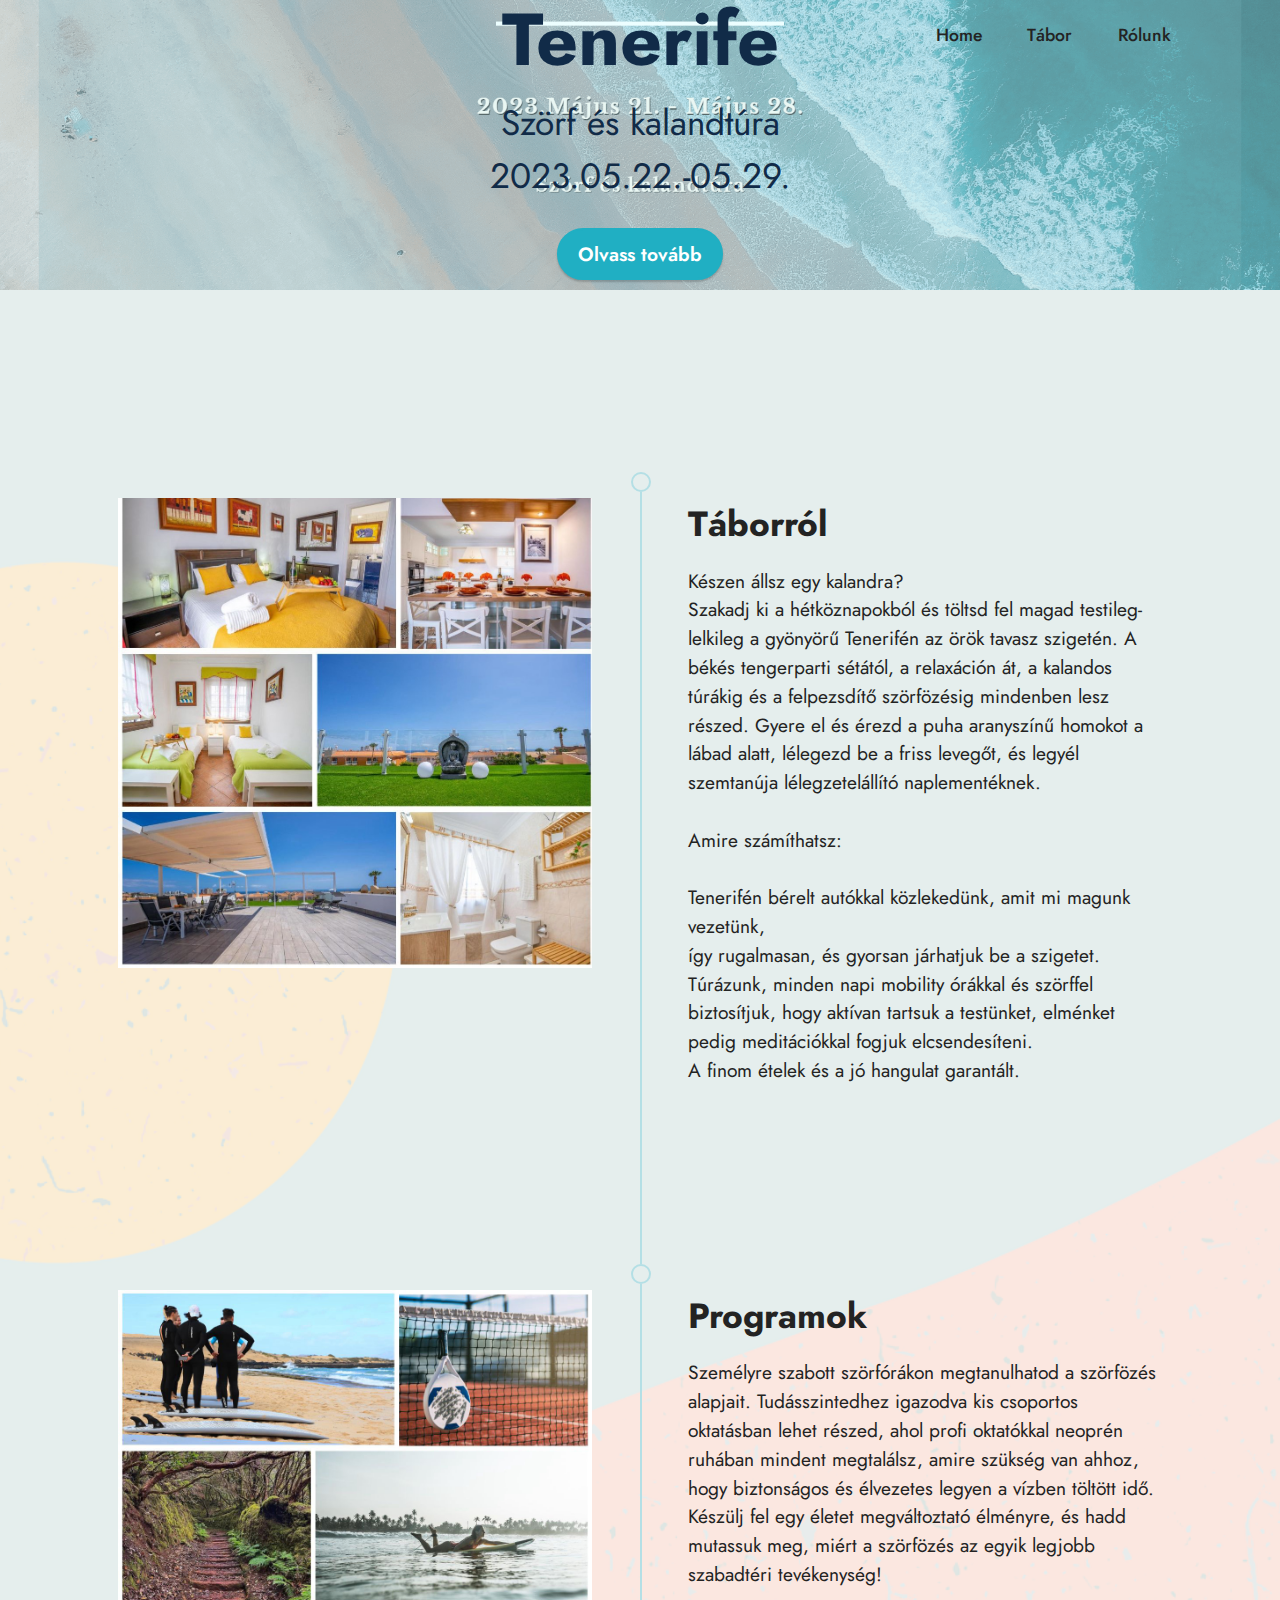
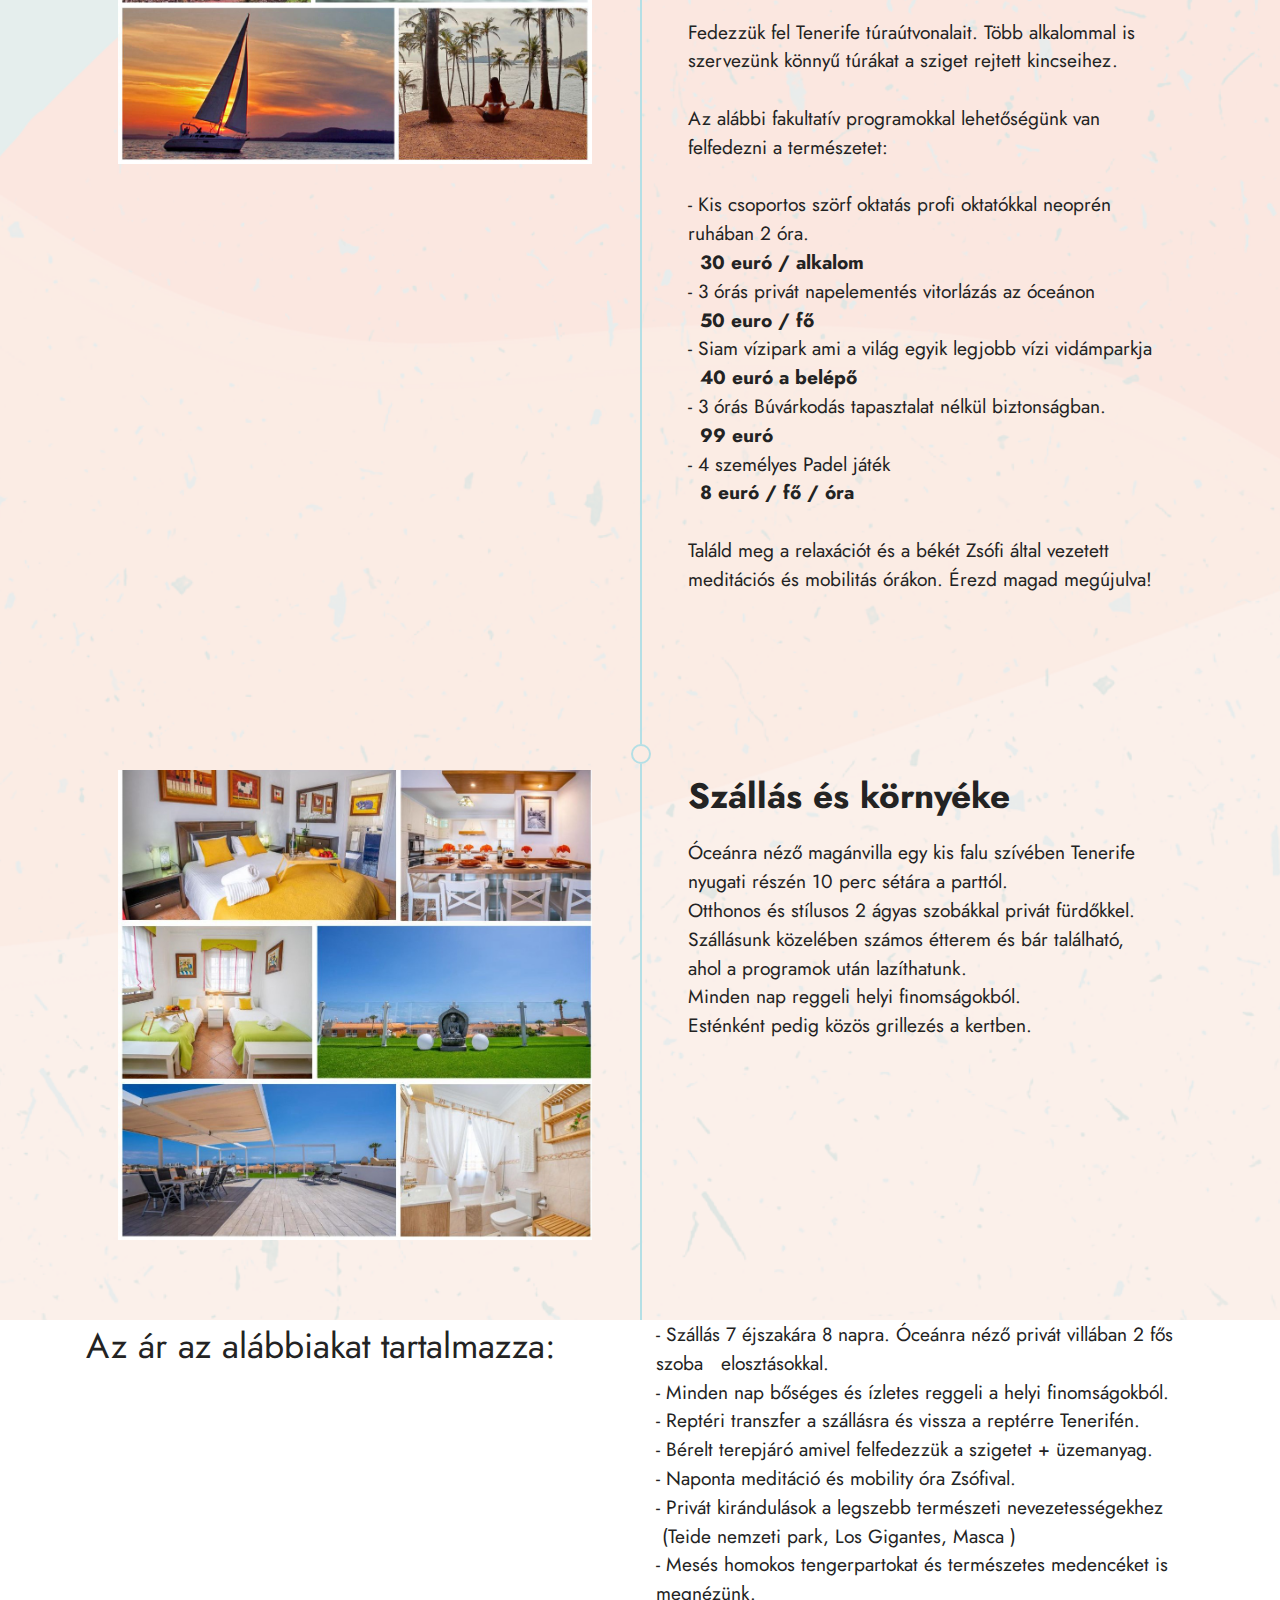
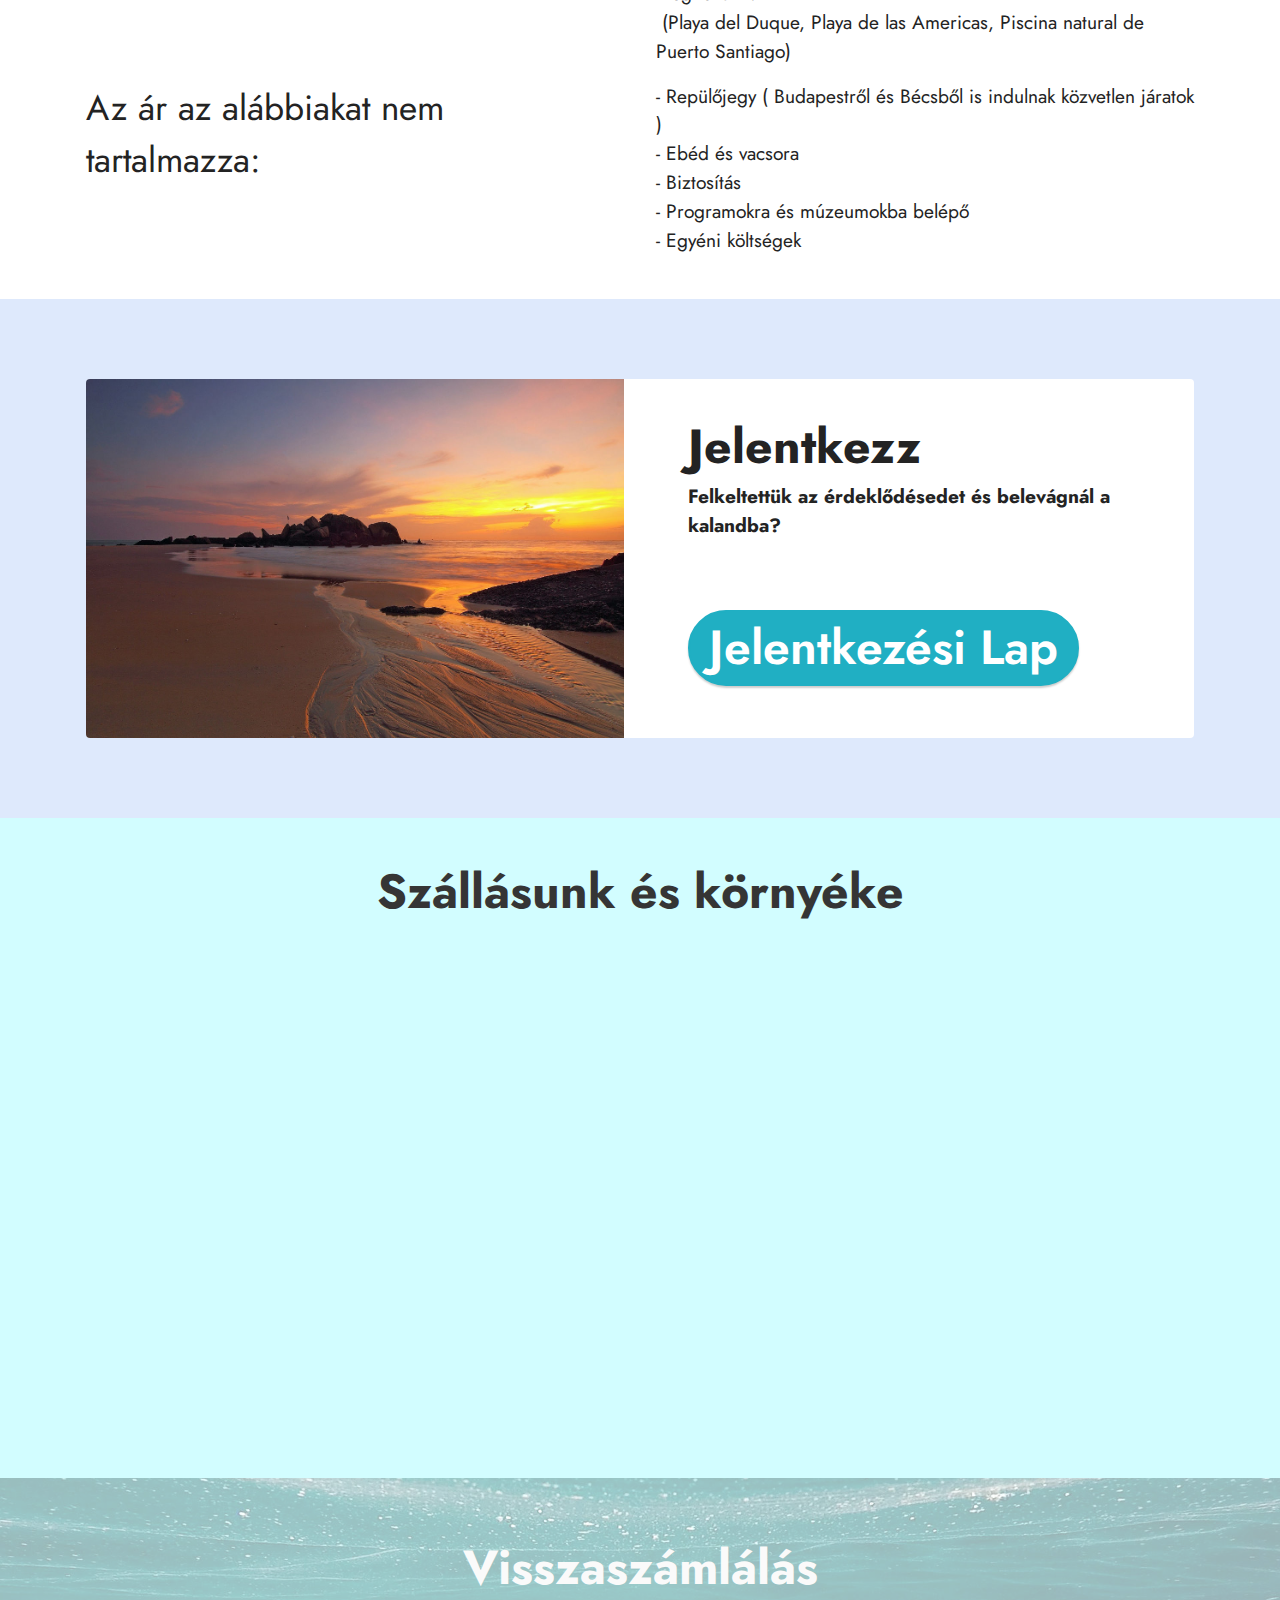
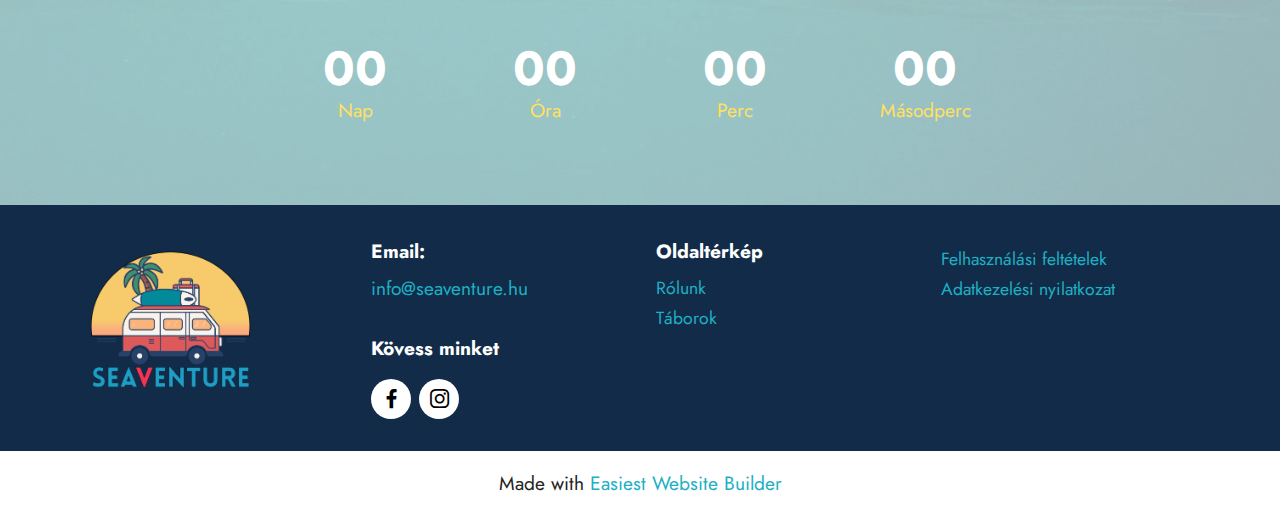
<file: page3.html>
<!DOCTYPE html>
<html  >
<head>
  <!-- Site made with Mobirise Website Builder v5.7.12, https://mobirise.com -->
  <meta charset="UTF-8">
  <meta http-equiv="X-UA-Compatible" content="IE=edge">
  <meta name="generator" content="Mobirise v5.7.12, mobirise.com">
  <meta name="viewport" content="width=device-width, initial-scale=1, minimum-scale=1">
  <link rel="shortcut icon" href="assets/images/logo-teljes-121x121.png" type="image/x-icon">
  <meta name="description" content="">
  
  
  <title>Tenerife</title>
  <link rel="stylesheet" href="assets/bootstrap/css/bootstrap.min.css">
  <link rel="stylesheet" href="assets/bootstrap/css/bootstrap-grid.min.css">
  <link rel="stylesheet" href="assets/bootstrap/css/bootstrap-reboot.min.css">
  <link rel="stylesheet" href="assets/parallax/jarallax.css">
  <link rel="stylesheet" href="assets/web/assets/gdpr-plugin/gdpr-styles.css">
  <link rel="stylesheet" href="assets/dropdown/css/style.css">
  <link rel="stylesheet" href="assets/socicon/css/styles.css">
  <link rel="stylesheet" href="assets/theme/css/style.css">
  <link rel="preload" href="https://fonts.googleapis.com/css?family=Jost:100,200,300,400,500,600,700,800,900,100i,200i,300i,400i,500i,600i,700i,800i,900i&display=swap" as="style" onload="this.onload=null;this.rel='stylesheet'">
  <noscript><link rel="stylesheet" href="https://fonts.googleapis.com/css?family=Jost:100,200,300,400,500,600,700,800,900,100i,200i,300i,400i,500i,600i,700i,800i,900i&display=swap"></noscript>
  <link rel="preload" as="style" href="assets/mobirise/css/mbr-additional.css"><link rel="stylesheet" href="assets/mobirise/css/mbr-additional.css" type="text/css">

  
  
  
</head>
<body>
  
  <section data-bs-version="5.1" class="menu menu2 cid-sFHpMqcXGj" once="menu" id="menu2-2">
    
    <nav class="navbar navbar-dropdown navbar-expand-lg">
        <div class="container">
            <div class="navbar-brand">
                
                
            </div>
            <button class="navbar-toggler" type="button" data-toggle="collapse" data-bs-toggle="collapse" data-target="#navbarSupportedContent" data-bs-target="#navbarSupportedContent" aria-controls="navbarNavAltMarkup" aria-expanded="false" aria-label="Toggle navigation">
                <div class="hamburger">
                    <span></span>
                    <span></span>
                    <span></span>
                    <span></span>
                </div>
            </button>
            <div class="collapse navbar-collapse" id="navbarSupportedContent">
                <ul class="navbar-nav nav-dropdown nav-right navbar-nav-top-padding" data-app-modern-menu="true"><li class="nav-item"><a class="nav-link link text-black text-primary display-4" href="#top">Home</a></li>
                    <li class="nav-item"><a class="nav-link link text-black text-primary display-4" href="index.html#timeline3-4">Tábor</a></li>
                    <li class="nav-item"><a class="nav-link link text-black text-primary display-4" href="index.html#features19-e">Rólunk</a>
                    </li></ul>
                
                
            </div>
        </div>
    </nav>
</section>

<section data-bs-version="5.1" class="header9 cid-sFHoAfPmXB" id="header9-1">

    

    <div class="mbr-overlay" style="opacity: 0.4; background-color: rgb(210, 253, 255);"></div>

    <div class="text-center container">
        <div class="row justify-content-center">
            <div class="col-md-12 col-lg-9">
                <h1 class="mbr-section-title mbr-fonts-style mb-3 display-1"><strong>Tenerife</strong></h1>
                <p class="mbr-text mbr-fonts-style display-5">Szörf és kalandtúra<br>2023.05.22.-05.29.</p>
                <div class="mbr-section-btn mt-3"><a class="btn btn-primary display-7" href="page3.html">Olvass tovább</a></div>
            </div>
        </div>
    </div>
</section>

<section data-bs-version="5.1" class="timeline3 cid-sFHr5fwP9J" id="timeline3-4">
    
    <div class="mbr-overlay" style="opacity: 0.7; background-color: rgb(250, 250, 250);">
    </div>
    <div class="container">
        
        <div class="timelines-container mt-4">
            <div class="row timeline-element first-separline mb-5">
                <div class="timeline-date col-12">
                    <div class="timeline-date-wrapper">
                        
                    </div>
                </div>
                <span class="iconBackground"></span>
                <div class="col-12 col-md-6">
                    <div class="image-wrapper">
                        <img src="assets/images/travel-1-1080x1080.jpeg" alt="Szállás" title="">
                    </div>
                </div>
                <div class="col-12 col-md-6">
                    <div class="timeline-text-wrapper">
                        <h4 class="mbr-timeline-title mbr-fonts-style mb-0 display-5"><strong>Táborról</strong></h4>
                        <p class="mbr-text mbr-fonts-style mt-3 mb-0 display-7">Készen állsz egy kalandra?<br> Szakadj ki a hétköznapokból és töltsd fel magad testileg-lelkileg a gyönyörű Tenerifén az örök tavasz szigetén. A békés tengerparti sétától, a relaxáción át, a kalandos túrákig és a felpezsdítő szörfözésig mindenben lesz részed. Gyere el és érezd a puha aranyszínű homokot a lábad alatt, lélegezd be a friss levegőt, és legyél szemtanúja lélegzetelállító naplementéknek. <br><br>Amire számíthatsz:<br><br>Tenerifén bérelt autókkal közlekedünk, amit mi magunk vezetünk,<br>így rugalmasan, és gyorsan járhatjuk be a szigetet. <br>Túrázunk, minden napi mobility órákkal és szörffel biztosítjuk, hogy aktívan tartsuk a testünket, elménket pedig meditációkkal fogjuk elcsendesíteni.<br>A finom ételek és a jó hangulat garantált.<br><br></p>
                    </div>
                </div>
            </div>
            <div class="row timeline-element first-separline mb-5">
                <div class="timeline-date col-12">
                    <div class="timeline-date-wrapper">
                        
                    </div>
                </div>
                <span class="iconBackground"></span>
                <div class="col-12 col-md-6">
                    <div class="image-wrapper">
                        <img src="assets/images/travel-2-1080x1080.jpg" alt="Programok" title="">
                    </div>
                </div>
                <div class="col-12 col-md-6">
                    <div class="timeline-text-wrapper">
                        <h4 class="mbr-timeline-title mbr-fonts-style mb-0 display-5"><strong>Programok</strong></h4>
                        <p class="mbr-text mbr-fonts-style mt-3 mb-0 display-7">Személyre szabott szörfórákon megtanulhatod a szörfözés alapjait. Tudásszintedhez igazodva kis csoportos oktatásban lehet részed, ahol profi oktatókkal neoprén ruhában mindent megtalálsz, amire szükség van ahhoz, hogy biztonságos és élvezetes legyen a vízben töltött idő. Készülj fel egy életet megváltoztató élményre, és hadd mutassuk meg, miért a szörfözés az egyik legjobb szabadtéri tevékenység!<br><br>Fedezzük fel Tenerife túraútvonalait. Több alkalommal is szervezünk könnyű túrákat a sziget rejtett kincseihez.<br><br>Az alábbi fakultatív programokkal lehetőségünk van felfedezni a természetet:<br><br>- Kis csoportos szörf oktatás profi oktatókkal neoprén ruhában 2 óra.
<br>&nbsp;&nbsp;<strong>30 euró / alkalom</strong><br>- 3 órás privát&nbsp;napelementés  vitorlázás az óceánon<br>&nbsp;&nbsp;<strong>50 euro / fő</strong><br>- Siam vízipark ami a világ egyik legjobb vízi vidámparkja&nbsp;<br>&nbsp;&nbsp;<strong>40 euró a belépő</strong><br>- 3 órás Búvárkodás tapasztalat nélkül biztonságban.<br>&nbsp; <strong>99 euró</strong><br>- 4 személyes Padel játék<br><strong>&nbsp; 8 euró / fő / óra&nbsp;</strong><br><br>Találd meg a relaxációt és a békét Zsófi által vezetett meditációs és mobilitás órákon. Érezd magad megújulva!<br></p>
                    </div>
                </div>
            </div>
            <div class="row timeline-element first-separline mb-5">
                <div class="timeline-date col-12">
                    <div class="timeline-date-wrapper">
                        
                    </div>
                </div>
                <span class="iconBackground"></span>
                <div class="col-12 col-md-6">
                    <div class="image-wrapper">
                        <img src="assets/images/travel-1-1080x1080.jpeg" alt="szállás" title="">
                    </div>
                </div>
                <div class="col-12 col-md-6">
                    <div class="timeline-text-wrapper">
                        <h4 class="mbr-timeline-title mbr-fonts-style mb-0 display-5"><strong>Szállás és környéke</strong></h4>
                        <p class="mbr-text mbr-fonts-style mt-3 mb-0 display-7">Óceánra néző magánvilla egy kis falu szívében Tenerife nyugati részén 10 perc sétára a parttól. <br>Otthonos és stílusos 2 ágyas szobákkal privát fürdőkkel. <br>Szállásunk közelében számos étterem és bár található, ahol a programok után lazíthatunk. <br>Minden nap reggeli helyi finomságokból. <br>Esténként pedig közös grillezés a kertben.</p>
                    </div>
                </div>
            </div>
            
            
            
            
            
            
            
            
            
        </div>
    </div>
</section>

<section data-bs-version="5.1" class="content10 cid-twvwbNc5h4" id="content10-18">
    
    <div class="container">
        <div class="row justify-content-center">
            <div class="col-12 col-md">
                
                <h6 class="mbr-section-subtitle mbr-fonts-style mb-4 display-5">
                    Az ár az alábbiakat tartalmazza:</h6>
            </div>
            <div class="col-md-12 col-lg-6">
                <p class="mbr-text mbr-fonts-style display-7">- Szállás 7 éjszakára 8 napra. Óceánra néző privát villában 2 fős szoba&nbsp; &nbsp;elosztásokkal.
<br>- Minden nap bőséges és ízletes reggeli a helyi finomságokból.
<br>- Reptéri transzfer a szállásra és vissza a reptérre Tenerifén.
<br>- Bérelt terepjáró amivel felfedezzük a szigetet + üzemanyag.
<br>- Naponta meditáció és mobility óra Zsófival.
<br>- Privát kirándulások a legszebb természeti nevezetességekhez <br>&nbsp;(Teide nemzeti park, Los Gigantes, Masca )
<br>- Mesés homokos tengerpartokat és természetes medencéket is megnézünk.<br>&nbsp;(Playa del Duque, Playa de las Americas, Piscina natural de Puerto Santiago)</p>
            </div>
        </div>
    </div>
</section>

<section data-bs-version="5.1" class="content10 cid-twvwYJvZy3" id="content10-1a">
    
    <div class="container">
        <div class="row justify-content-center">
            <div class="col-12 col-md">
                
                <h6 class="mbr-section-subtitle mbr-fonts-style mb-4 display-5">
                    Az ár az alábbiakat nem tartalmazza:</h6>
            </div>
            <div class="col-md-12 col-lg-6">
                <p class="mbr-text mbr-fonts-style display-7">- Repülőjegy ( Budapestről és Bécsből is indulnak közvetlen járatok )<br>- Ebéd és vacsora<br>- Biztosítás<br>- Programokra és múzeumokba belépő<br>- Egyéni költségek<br><br></p>
            </div>
        </div>
    </div>
</section>

<section data-bs-version="5.1" class="features6 cid-twvBbiXCt6 mbr-parallax-background" id="features7-1m">
    <!---->
    

    
    <div class="mbr-overlay" style="opacity: 0.5; background-color: rgb(190, 211, 249);">
    </div>
    <div class="container">
        <div class="card-wrapper">
            <div class="row align-items-center">
                <div class="col-12 col-lg-6">
                    <div class="image-wrapper">
                        <img src="assets/images/mbr-1-1256x837.jpg" alt="Jelentkezés">
                    </div>
                </div>
                <div class="col-12 col-lg">
                    <div class="text-box">
                        <h5 class="mbr-title mbr-fonts-style display-2">
                            <strong>Jelentkezz</strong></h5>
                        <p class="mbr-text mbr-fonts-style display-7"><strong>Felkeltettük az érdeklődésedet és belevágnál a kalandba?</strong><br><br></p>
                        <div class="cost">
                            <span class="currentcost mbr-fonts-style pr-2 display-2"></span>
                            <span class="oldcost mbr-fonts-style display-2"></span>
                        </div>
                        <div class="mbr-section-btn pt-3"><a href="https://docs.google.com/forms/d/e/1FAIpQLSe3nhH5e1qWXsi1Hgox5uy9CcNaj3-yZat3pQX9u_v5-UA4ng/viewform?usp=sharing" class="btn btn-primary display-2">Jelentkezési Lap</a></div>
                    </div>
                </div>
            </div>
        </div>
    </div>
</section>

<section data-bs-version="5.1" class="map1 cid-sFHu4seZjP" id="map1-a">
    
    
    <div class="container">
        <div class="mbr-section-head mb-4">
            <h3 class="mbr-section-title mbr-fonts-style align-center mb-0 display-2"><strong>Szállásunk és környéke</strong></h3>
            
        </div>
        <div class="google-map"><iframe frameborder="0" style="border:0" src="https://www.google.com/maps/embed?pb=!1m18!1m12!1m3!1d7037.033547759944!2d-16.782490575243564!3d28.13075234197627!2m3!1f0!2f0!3f0!3m2!1i1024!2i768!4f13.1!3m3!1m2!1s0xc6a910421bf85a9%3A0x6da77abc1daa265b!2s38678%20Callao%20Salvaje%2C%20Santa%20Cruz%20de%20Tenerife%2C%20Spanyolorsz%C3%A1g!5e0!3m2!1shu!2shu!4v1676987678817!5m2!1shu!2shu" allowfullscreen=""></iframe></div>
    </div>
</section>

<section data-bs-version="5.1" class="countdown3 cid-twvywhcsCg" id="countdown3-1c">
    
    
    
    <div class="mbr-overlay" style="opacity: 0.6; background-color: rgb(255, 255, 255);">
    </div>
    <div class="container">
        <div class="row justify-content-center">
            <div class="col-lg-8">
                <h3 class="mbr-section-title mb-5 align-center mbr-fonts-style display-2">
                    <strong>Visszaszámlálás</strong></h3>
                
                <div class="countdown-cont align-center mb-5">
                    <div class="daysCountdown col-xs-3 col-sm-3 col-md-3" title="Nap"></div>
                    <div class="hoursCountdown col-xs-3 col-sm-3 col-md-3" title="Óra"></div>
                    <div class="minutesCountdown col-xs-3 col-sm-3 col-md-3" title="Perc"></div>
                    <div class="secondsCountdown col-xs-3 col-sm-3 col-md-3" title="Másodperc"></div>
                    <div class="countdown" data-due-date="2023/05/22"></div>
                </div>
                
                
                
            </div>
        </div>
    </div>
</section>

<section data-bs-version="5.1" class="footer4 cid-twvH0O9F5d" once="footers" id="footer4-1o">

    

    
    
    <div class="container">
        <div class="row mbr-white">
            <div class="col-6 col-lg-3">
                <div class="media-wrap col-md-8 col-12">
                    
                        <img src="assets/images/hullmos-legvegso-397x397.png" alt="">
                    
                </div>
            </div>
            <div class="col-12 col-md-6 col-lg-3">
                <h5 class="mbr-section-subtitle mbr-fonts-style mb-2 display-7">
                    <strong>Email:</strong></h5>
                <p class="mbr-text mbr-fonts-style mb-4 display-7">
                    <a href="mailto:info@seaventure.hu" class="text-primary">info@seaventure.hu</a></p>
                <h5 class="mbr-section-subtitle mbr-fonts-style mb-3 display-7">
                    <strong>Kövess minket</strong></h5>
                <div class="social-row display-7">
                    <div class="soc-item">
                        <a href="https://www.facebook.com/seaventure.camp" target="_blank">
                            <span class="mbr-iconfont socicon-facebook socicon"></span>
                        </a>
                    </div>
                    <div class="soc-item">
                        <a href="https://www.instagram.com/seaventure.camp/" target="_blank">
                            <span class="mbr-iconfont socicon-instagram socicon"></span>
                        </a>
                    </div>
                    
                    
                </div>
            </div>
            <div class="col-12 col-md-6 col-lg-3">
                <h5 class="mbr-section-subtitle mbr-fonts-style mb-2 display-7">
                    <strong>Oldaltérkép</strong></h5>
                <ul class="list mbr-fonts-style display-4">
                    <li class="mbr-text item-wrap"><a href="index.html#team2-m" class="text-primary">Rólunk</a></li>
                    <li class="mbr-text item-wrap"><a href="page3.html" class="text-primary">Táborok</a></li>
                    <li class="mbr-text item-wrap"><br></li>
                </ul>
            </div>
            <div class="col-12 col-md-6 col-lg-3">
                <h5 class="mbr-section-subtitle mbr-fonts-style mb-2 display-7"></h5>
                <ul class="list mbr-fonts-style display-4">
                    <li class="mbr-text item-wrap"><a href="page2.html" class="text-primary">Felhasználási feltételek</a></li>
                    <li class="mbr-text item-wrap"><a href="Adatkezelési nyilatkozat.html" class="text-primary">Adatkezelési nyilatkozat</a>
</li><li class="mbr-text item-wrap"><br></li>
                </ul>
            </div>
            
        </div>
    </div>
</section><section class="display-7" style="padding: 0;align-items: center;justify-content: center;flex-wrap: wrap;    align-content: center;display: flex;position: relative;height: 4rem;"><a href="https://mobiri.se/2955527" style="flex: 1 1;height: 4rem;position: absolute;width: 100%;z-index: 1;"><img alt="" style="height: 4rem;" src="[data-uri]"></a><p style="margin: 0;text-align: center;" class="display-7">Made with &#8204;</p><a style="z-index:1" href="https://mobirise.com/builder/easiest-website-builder.html">Easiest Website Builder</a></section><script src="assets/bootstrap/js/bootstrap.bundle.min.js"></script>  <script src="assets/parallax/jarallax.js"></script>  <script src="assets/smoothscroll/smooth-scroll.js"></script>  <script src="assets/ytplayer/index.js"></script>  <script src="assets/dropdown/js/navbar-dropdown.js"></script>  <script src="assets/countdown/countdown.js"></script>  <script src="assets/theme/js/script.js"></script>  
  
  
</body>
</html>
</file>
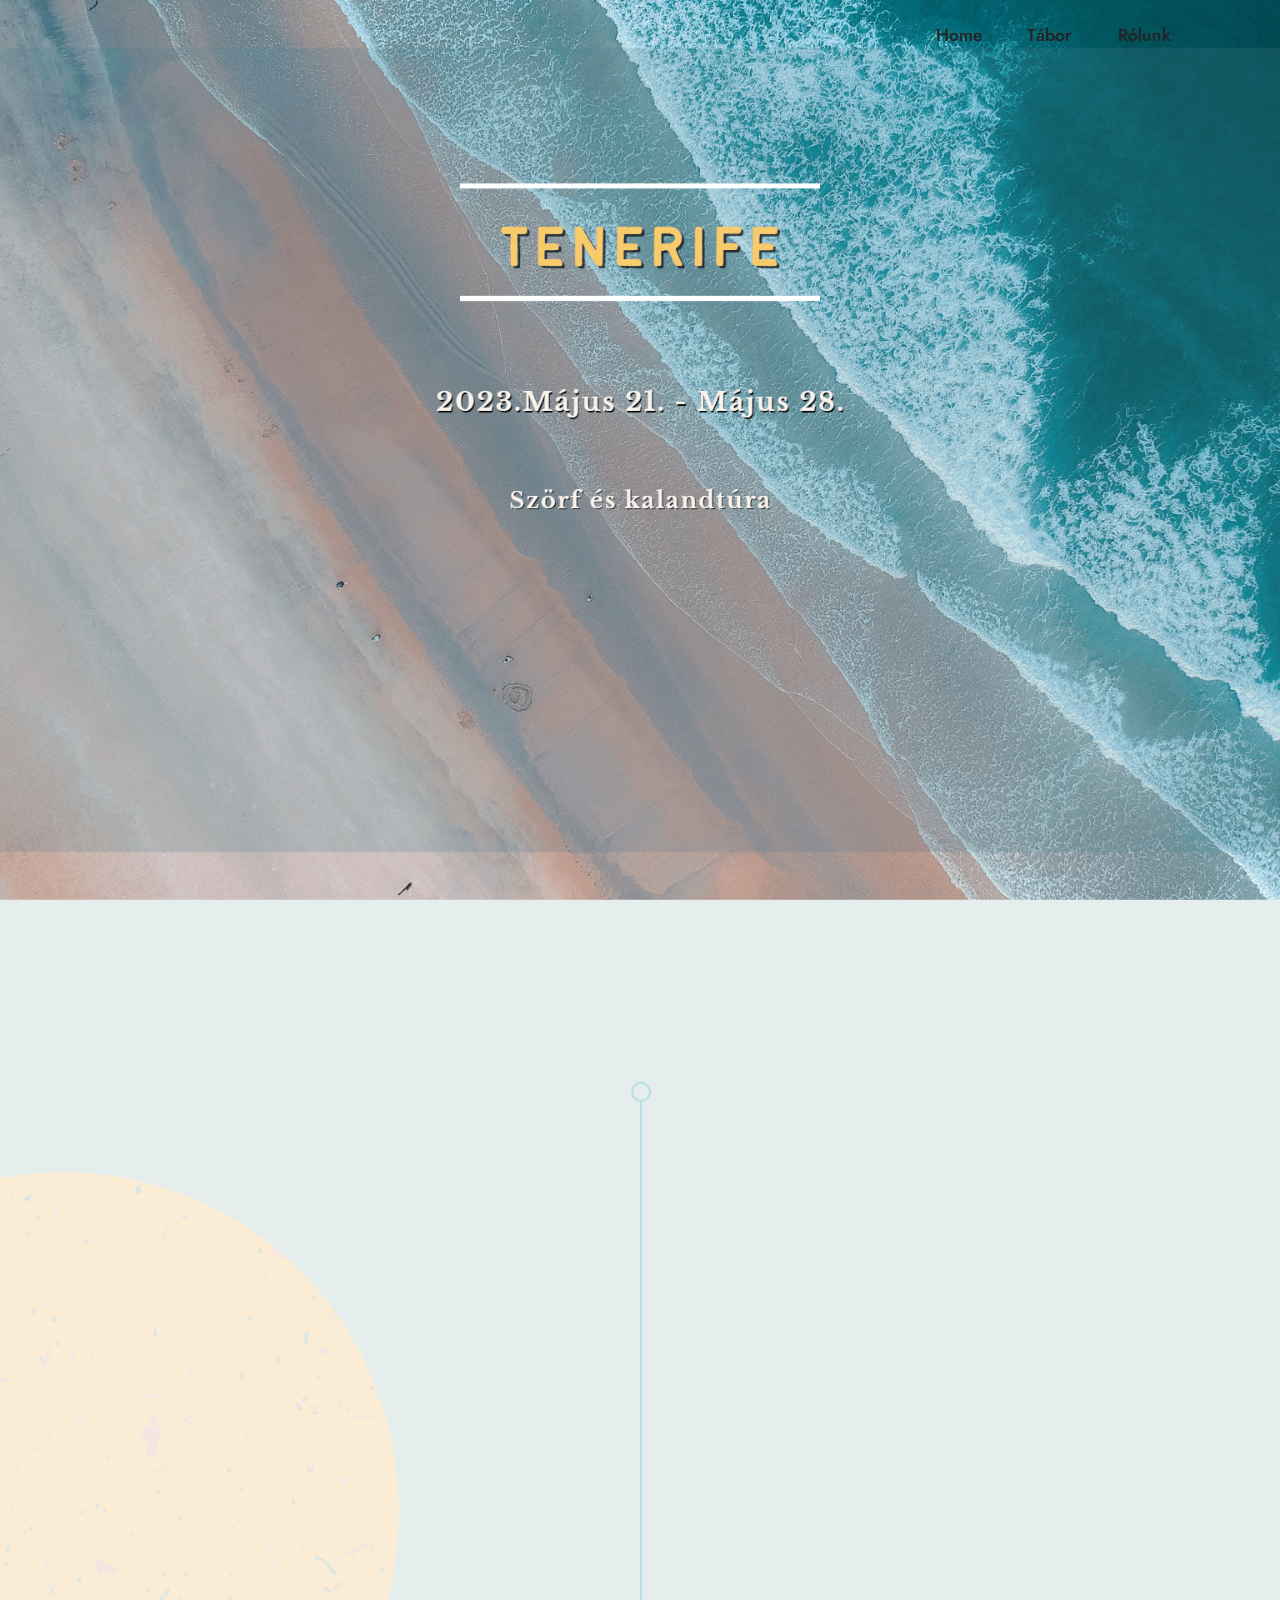
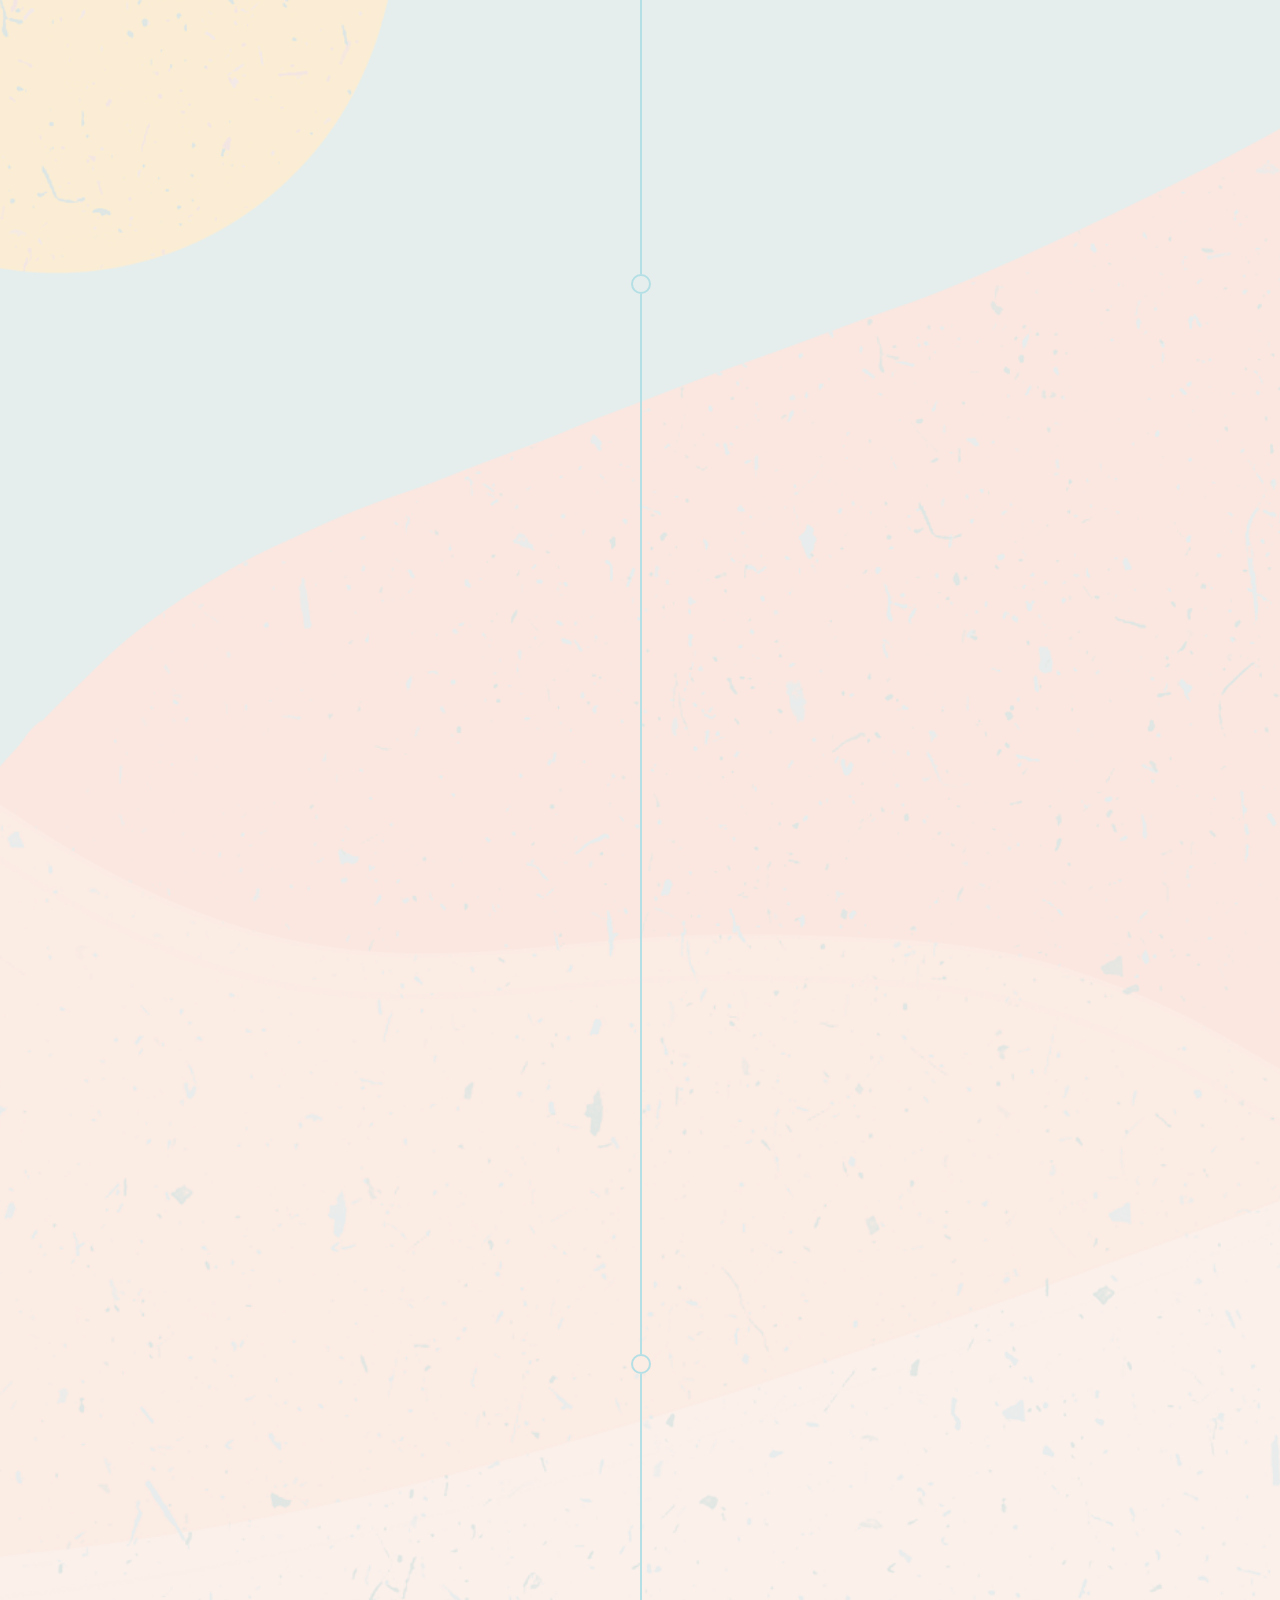
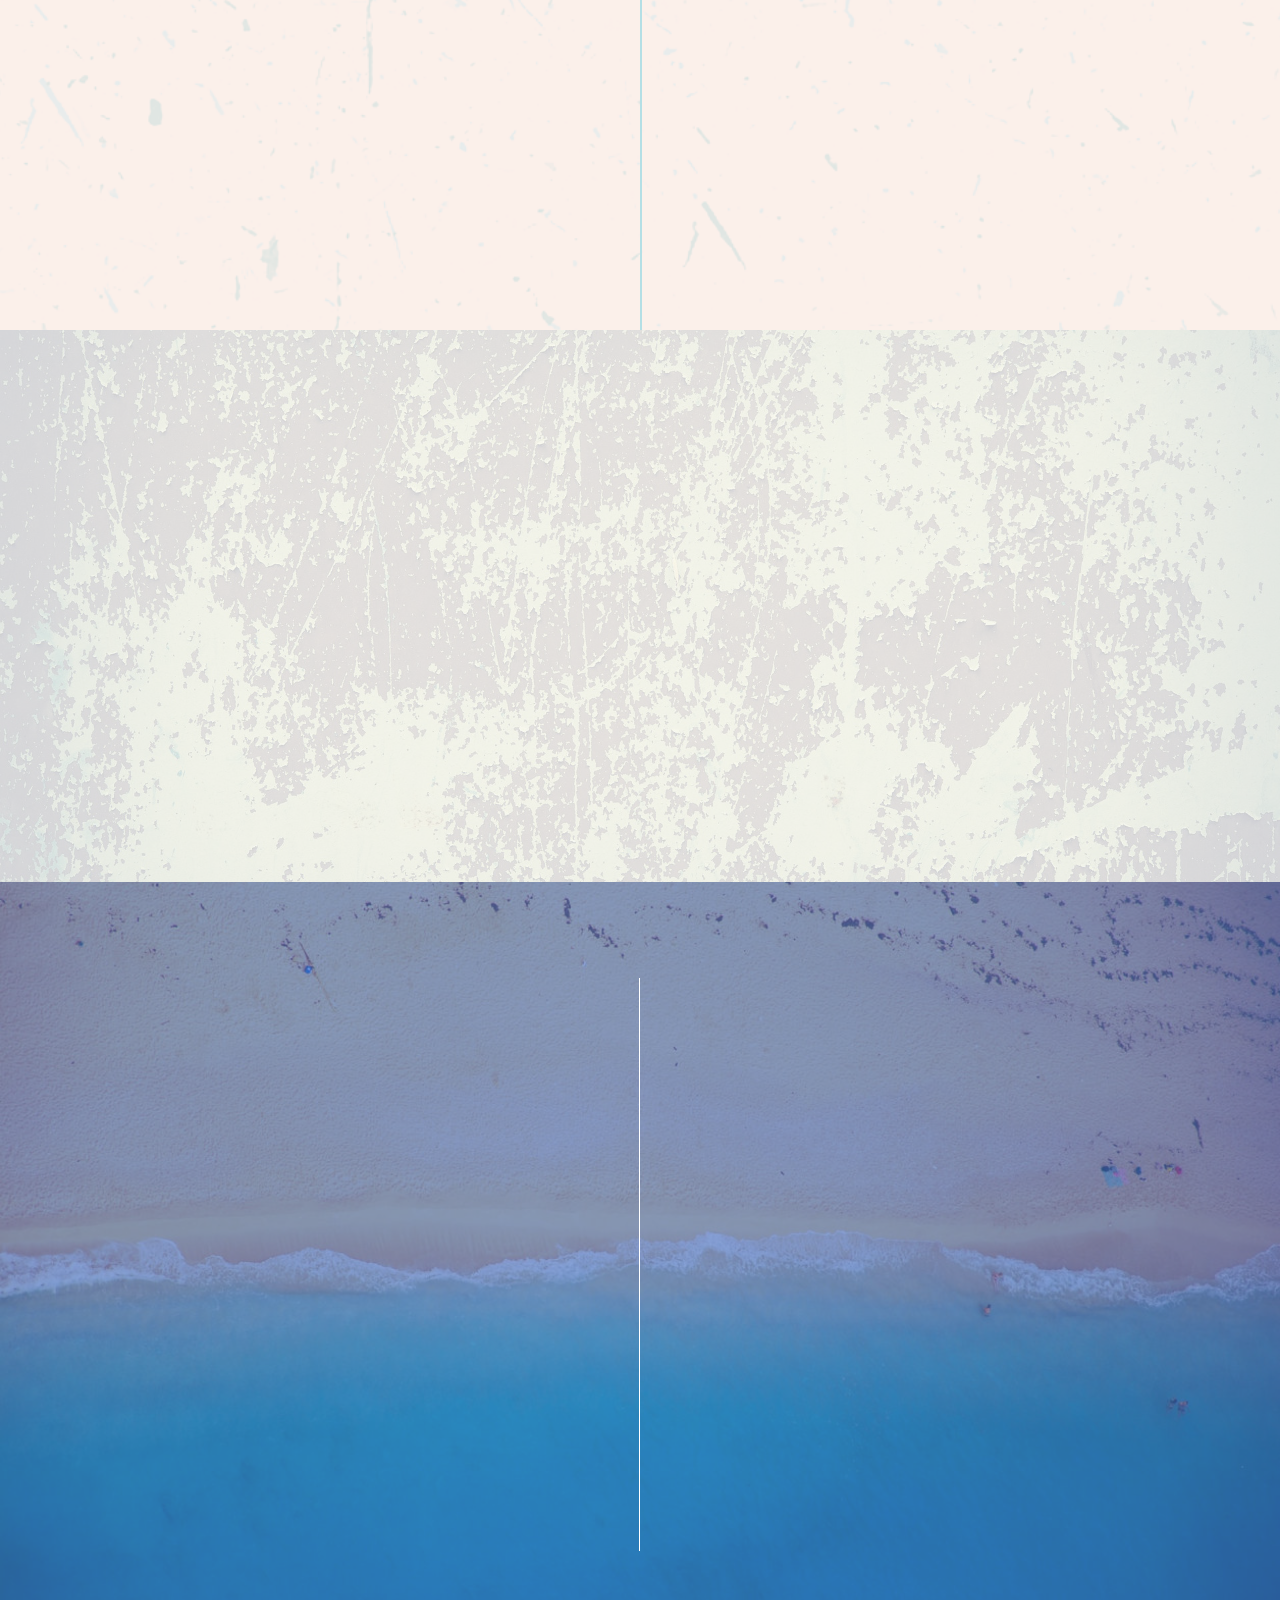
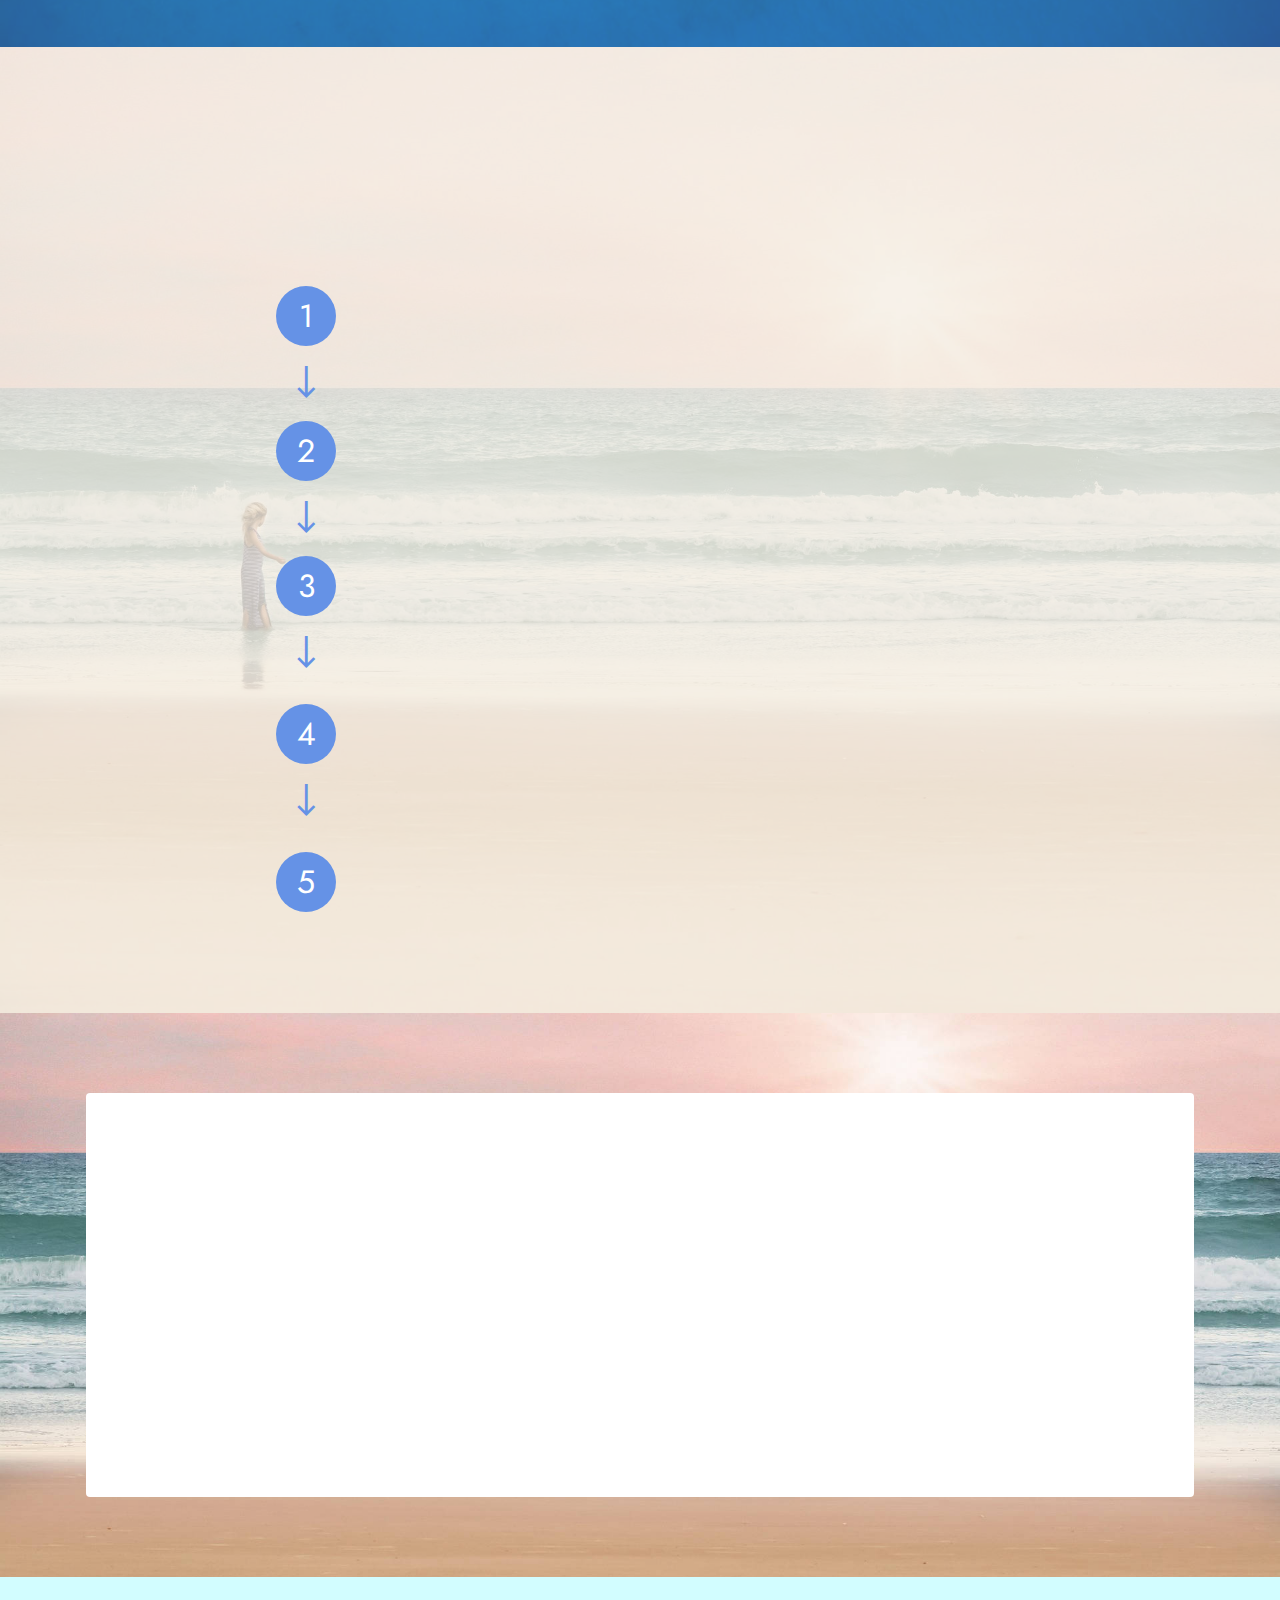
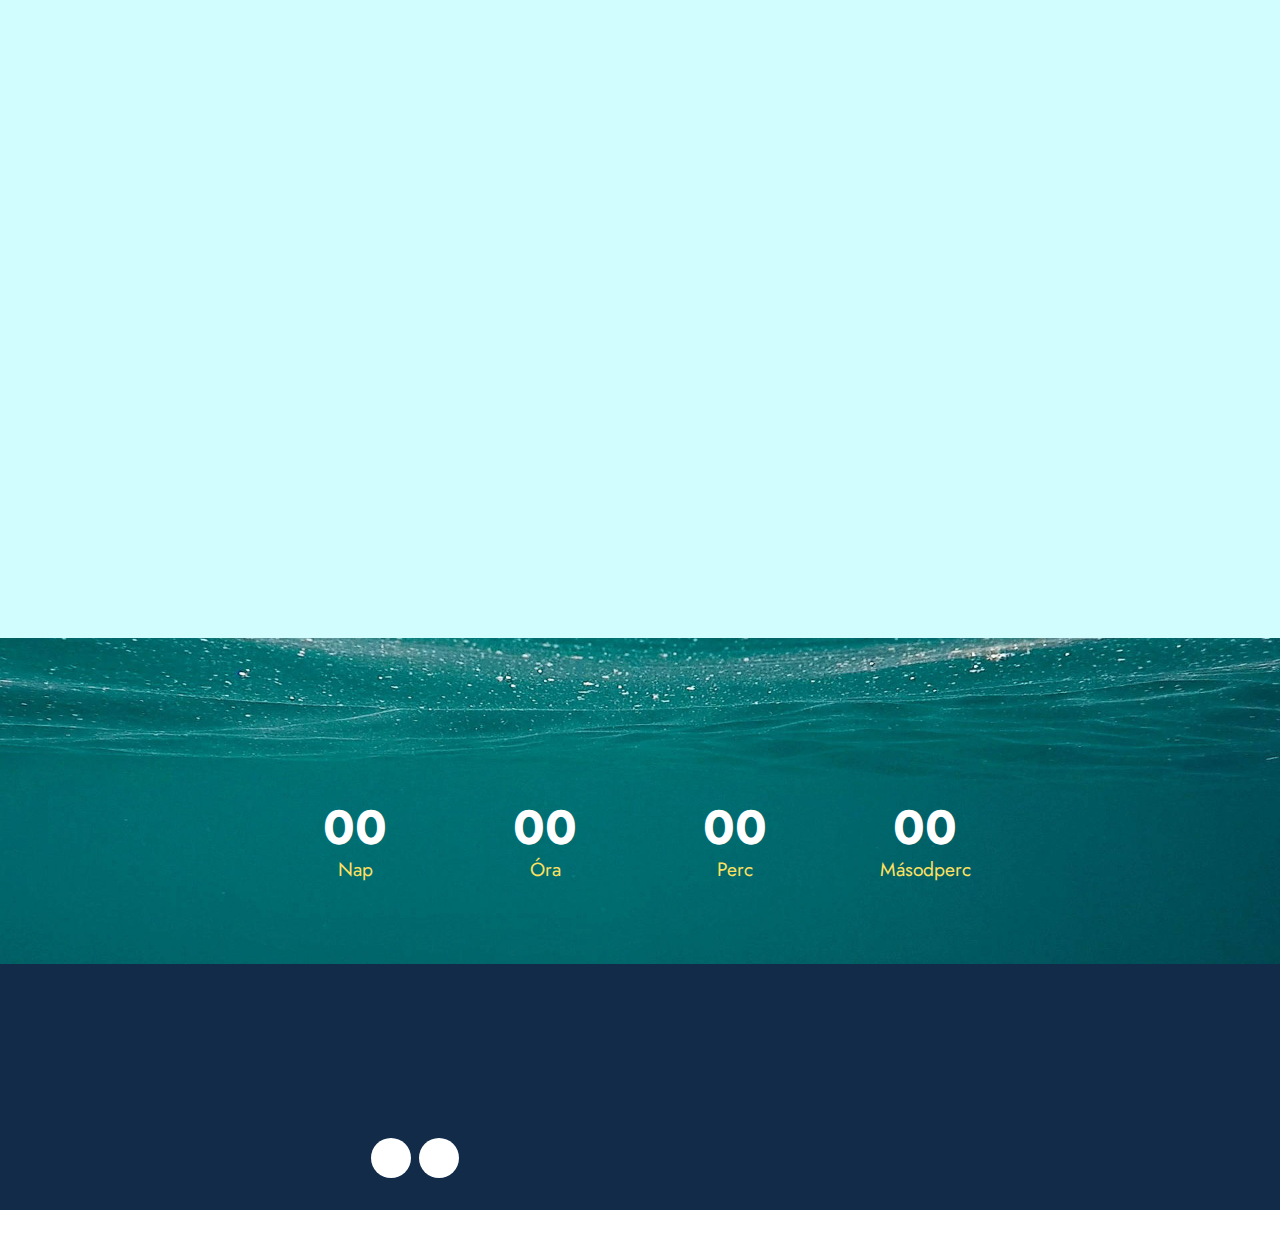
<file: Tenerife.html>
<!DOCTYPE html>
<html  >
<head>
  <!-- Site made with Mobirise Website Builder v5.7.12, https://mobirise.com -->
  <meta charset="UTF-8">
  <meta http-equiv="X-UA-Compatible" content="IE=edge">
  <meta name="generator" content="Mobirise v5.7.12, mobirise.com">
  <meta name="viewport" content="width=device-width, initial-scale=1, minimum-scale=1">
  <link rel="shortcut icon" href="assets/images/logo-teljes-121x121.png" type="image/x-icon">
  <meta name="description" content="">
  
  
  <title>Tenerife</title>
  <link rel="stylesheet" href="assets/web/assets/mobirise-icons2/mobirise2.css">
  <link rel="stylesheet" href="assets/bootstrap/css/bootstrap.min.css">
  <link rel="stylesheet" href="assets/bootstrap/css/bootstrap-grid.min.css">
  <link rel="stylesheet" href="assets/bootstrap/css/bootstrap-reboot.min.css">
  <link rel="stylesheet" href="assets/parallax/jarallax.css">
  <link rel="stylesheet" href="assets/web/assets/gdpr-plugin/gdpr-styles.css">
  <link rel="stylesheet" href="assets/animatecss/animate.css">
  <link rel="stylesheet" href="assets/dropdown/css/style.css">
  <link rel="stylesheet" href="assets/socicon/css/styles.css">
  <link rel="stylesheet" href="assets/theme/css/style.css">
  <link rel="preload" href="https://fonts.googleapis.com/css?family=Jost:100,200,300,400,500,600,700,800,900,100i,200i,300i,400i,500i,600i,700i,800i,900i&display=swap" as="style" onload="this.onload=null;this.rel='stylesheet'">
  <noscript><link rel="stylesheet" href="https://fonts.googleapis.com/css?family=Jost:100,200,300,400,500,600,700,800,900,100i,200i,300i,400i,500i,600i,700i,800i,900i&display=swap"></noscript>
  <link rel="preload" as="style" href="assets/mobirise/css/mbr-additional.css"><link rel="stylesheet" href="assets/mobirise/css/mbr-additional.css" type="text/css">

  
  
  
</head>
<body>
  
  <section data-bs-version="5.1" class="menu menu2 cid-sFHpMqcXGj" once="menu" id="menu2-2">
    
    <nav class="navbar navbar-dropdown navbar-expand-lg">
        <div class="container">
            <div class="navbar-brand">
                
                
            </div>
            <button class="navbar-toggler" type="button" data-toggle="collapse" data-bs-toggle="collapse" data-target="#navbarSupportedContent" data-bs-target="#navbarSupportedContent" aria-controls="navbarNavAltMarkup" aria-expanded="false" aria-label="Toggle navigation">
                <div class="hamburger">
                    <span></span>
                    <span></span>
                    <span></span>
                    <span></span>
                </div>
            </button>
            <div class="collapse navbar-collapse" id="navbarSupportedContent">
                <ul class="navbar-nav nav-dropdown nav-right navbar-nav-top-padding" data-app-modern-menu="true"><li class="nav-item"><a class="nav-link link text-black text-primary display-4" href="index.html">Home</a></li>
                    <li class="nav-item"><a class="nav-link link text-black text-primary display-4" href="Tenerife.html">Tábor</a></li>
                    <li class="nav-item"><a class="nav-link link text-black text-primary display-4" href="index.html">Rólunk</a>
                    </li></ul>
                
                
            </div>
        </div>
    </nav>
</section>

<section data-bs-version="5.1" class="header9 cid-sFHoAfPmXB mbr-fullscreen" id="header9-1">

    

    

    <div class="text-center container">
        <div class="row justify-content-center">
            <div class="col-md-12 col-lg-9">
                
                
                
            </div>
        </div>
    </div>
</section>

<section data-bs-version="5.1" class="timeline3 cid-sFHr5fwP9J" id="timeline3-4">
    
    <div class="mbr-overlay" style="opacity: 0.7; background-color: rgb(250, 250, 250);">
    </div>
    <div class="container">
        
        <div class="timelines-container mt-4">
            <div class="row timeline-element first-separline mb-5">
                <div class="timeline-date col-12">
                    <div class="timeline-date-wrapper">
                        
                    </div>
                </div>
                <span class="iconBackground"></span>
                <div class="col-12 col-md-6">
                    <div class="image-wrapper">
                        <img src="assets/images/travel-1-1080x1080.jpeg" alt="Szállás" title="">
                    </div>
                </div>
                <div class="col-12 col-md-6">
                    <div class="timeline-text-wrapper">
                        <h4 class="mbr-timeline-title mbr-fonts-style mb-0 display-5"><strong>Táborról</strong></h4>
                        <p class="mbr-text mbr-fonts-style mt-3 mb-0 display-7">Készen állsz egy kalandra?<br> Szakadj ki a hétköznapokból és töltsd fel magad testileg-lelkileg a gyönyörű Tenerifén az örök tavasz szigetén. A békés tengerparti sétától, a relaxáción át, a kalandos túrákig és a felpezsdítő szörfözésig mindenben lesz részed. Gyere el és érezd a puha aranyszínű homokot a lábad alatt, lélegezd be a friss levegőt, és legyél szemtanúja lélegzetelállító naplementéknek. <br><br>Amire számíthatsz:<br><br>Tenerifén bérelt autókkal közlekedünk, amit mi magunk vezetünk,<br>így rugalmasan, és gyorsan járhatjuk be a szigetet. <br>Túrázunk, mindennapi mobility órákkal és szörffel biztosítjuk, a lendületet testünk számára, elménket pedig meditációkkal fogjuk elcsendesíteni.<br>A finom ételek és a jó hangulat garantált.<br><br></p>
                    </div>
                </div>
            </div>
            <div class="row timeline-element first-separline mb-5">
                <div class="timeline-date col-12">
                    <div class="timeline-date-wrapper">
                        
                    </div>
                </div>
                <span class="iconBackground"></span>
                <div class="col-12 col-md-6">
                    <div class="image-wrapper">
                        <img src="assets/images/travel-2-1080x1080.jpg" alt="Programok" title="">
                    </div>
                </div>
                <div class="col-12 col-md-6">
                    <div class="timeline-text-wrapper">
                        <h4 class="mbr-timeline-title mbr-fonts-style mb-0 display-5"><strong>Programok</strong></h4>
                        <p class="mbr-text mbr-fonts-style mt-3 mb-0 display-7">Személyre szabott szörfórákon megtanulhatod a szörfözés alapjait. Tudásszintedhez igazodva kis csoportos oktatásban lesz részed profi oktatókkal, hogy biztonságos és élvezetes legyen a vízben töltött idő. Készülj fel egy életre szóló élményre, és tapasztald meg, miért a szörfözés az egyik legjobb szabadtéri tevékenység.<br><br>Fedezzük fel Tenerife túraútvonalait! <br>Több alkalommal is szervezünk könnyű túrákat a sziget rejtett természeti csodáihoz.<br><br>Az alábbi fakultatív programokkal színesítjük a tábort:<br><br>- Kis csoportos szörf oktatás profi oktatókkal neoprén ruhában 2 óra,<br>- 3 órás privát&nbsp;napelementés  vitorlázás az óceánon,<br>- Siam vízipark ami a világ egyik legjobb vízi vidámparkja ,<br>- 3 órás Búvárkodás tapasztalat nélkül biztonságban,<br>- 2 órás katamarán túra delfin és bálnalessel,<br>- 1 órás tandem Paraglinding,<br>- 4 személyes Padel játék,<br>- Monkey park állatkert,&nbsp;<br>- Jungle park állatkert,&nbsp;<br>- 4 órás quad túra,<br>-&nbsp;Gokart.<br><br>Találd meg a relaxációt és a békét Zsófi által vezetett meditációs és mobility órákon. Érezd magad megújulva!<br></p>
                    </div>
                </div>
            </div>
            <div class="row timeline-element first-separline mb-5">
                <div class="timeline-date col-12">
                    <div class="timeline-date-wrapper">
                        
                    </div>
                </div>
                <span class="iconBackground"></span>
                <div class="col-12 col-md-6">
                    <div class="image-wrapper">
                        <img src="assets/images/travel-1-1080x1080.jpeg" alt="szállás" title="">
                    </div>
                </div>
                <div class="col-12 col-md-6">
                    <div class="timeline-text-wrapper">
                        <h4 class="mbr-timeline-title mbr-fonts-style mb-0 display-5"><strong>Szállás és környéke</strong></h4>
                        <p class="mbr-text mbr-fonts-style mt-3 mb-0 display-7">Óceánra néző magánvilla egy kis falu szívében Tenerife nyugati részén 10 perc sétára a parttól. <br>Otthonos és stílusos 2 ágyas szobákkal privát fürdőkkel. <br>Szállásunk közelében számos étterem és bár található, ahol a programok után lazíthatunk. <br>Minden nap reggeli helyi finomságokból. <br>Esténként pedig közös grillezés a kertben.</p>
                    </div>
                </div>
            </div>
            
            
            
            
            
            
            
            
            
        </div>
    </div>
</section>

<section data-bs-version="5.1" class="content4 cid-twwENjKsN5" id="content4-1u">
    

    
    <div class="mbr-overlay" style="opacity: 0.8; background-color: rgb(250, 250, 250);">
    </div>
    <div class="container">
        <div class="row justify-content-center">
            <div class="title col-md-12 col-lg-11">
                <h3 class="mbr-section-title mbr-fonts-style align-center mb-4 display-2">
                    <strong>Kiknek ajánljuk a tábort?</strong></h3>
                <h4 class="mbr-section-subtitle align-center mbr-fonts-style mb-4 display-7"><br>Ez a tábor tökéletes azon kalandvágyó utazók számára, akik kihívást keresnek és némi izgalmat szeretnének adni a nyaralásukhoz, érdeklődnek a különböző sportok&nbsp; és egyéb szabadtéri tevékenységek iránt. Akár szeretsz szörfözni, mozogni, akár egyszerűen csak lazításra és kikapcsolódásra vágysz, nálunk mindenki talál valamit amivel azonosulni tud. A jó hír, hogy nem kell szakértőnek lenned sem a mozgás terén, sem a szörfözésben, táborunk a kezdőktől a profikig mindenki számára egyaránt élvezhető. <br>Gyere el, szerezz új barátokat és vegyél részt egy felejthetetlen élményben.<br>Csatlakozz egy szuper csapathoz, és fedezd fel a környék természeti szépségét, miközben új készségeket tanulsz és maradandó emlékeket szerzel!<br>Minden tevékenységünk célja, hogy a legtöbbet hozd ki a nyaralásból, és olyan emlékeket alkoss, amelyek egy életre megmaradnak.<br>A programokat úgy szerveztük, hogy azok is fantasztikusan érezzék magukat, akik nem érdeklődnek a mozgás, illetve a szörf iránt sem.<br><br></h4>
                
            </div>
        </div>
    </div>
</section>

<section data-bs-version="5.1" class="info2 cid-txbov022cB" id="info2-1w">
    

    
    <div class="mbr-overlay" style="opacity: 0.6; background-color: rgb(68, 121, 217);"></div>
    <div class="align-center container-fluid">
        <div class="row justify-content-center">
            <div class="card col-12 col-lg-6">
                <div class="wrapper">
                    <h3 class="mbr-section-title mb-4 mbr-fonts-style display-5"><strong>Az ár 549 euro/fő,
</strong><div><strong>az alábbiakat tartalmazza:</strong></div></h3>
                    <p class="mbr-text mb-4 mbr-fonts-style display-4">- Szállás 7 éjszakára 8 napra.
<br>  Óceánra néző privát villában 2 fős szoba elosztásokkal.
<br>- Minden nap bőséges és ízletes reggeli a helyi finomságokból.
<br>- Reptéri transzfer a szállásra és vissza a reptérre Tenerifén.
<br>- Bérelt terepjáró amivel felfedezzük a szigetet.
<br>- Naponta meditáció és mobility óra Zsófival.
<br>- Privát kirándulások a legszebb természeti nevezetességekhez:
<br>Teide nemzeti park, Los Gigantes, Masca, El Caletón.<br>Természetes medencék:<br>Piscina natural de Puerto Santiago<br>Piscinas Naturales El Caletón<br>Charco de la Laja<br><br></p>
                    
                </div>
            </div>
            <div class="col-12 col-lg-6">
                <div class="wrapper">
                    <h3 class="mbr-section-title mbr-fonts-style mb-4 display-5"><strong>Az ár az alábbiakat <br>nem tartalmazza:</strong></h3>
                    <p class="mbr-text mbr-fonts-style mb-4 display-4">- Repülőjegy (Budapestről és Bécsből is indulnak közvetlen járatok)
<br>- Budapesti és Bécsi transzfer<br>- Ebéd és vacsora
<br>- Biztosítás
<br>- Szörf oktatás
<br>- Programokra és múzeumokba belépő
<br>- Egyéni költségek</p>
                    
                </div>
            </div>
        </div>
    </div>
</section>

<section data-bs-version="5.1" class="features19 cid-twvL9bXTJM" id="features20-1q">

    

    
    <div class="mbr-overlay" style="opacity: 0.8; background-color: rgb(245, 240, 230);">
    </div>
    <div class="container">
        <div class="row justify-content-center">
            <div class="col-md-12 col-lg-9">
                <div class="card-wrapper pb-4">
                    <div class="card-box align-center">
                        <h4 class="card-title mbr-fonts-style mb-4 display-2">
                            <strong>Jelentkezés menete</strong></h4>
                        <p class="mbr-text mbr-fonts-style mb-4 display-7">Bármilyen kérdés esetén nyugodtan hívj minket vagy írj.</p>
                        
                    </div>
                </div>
            </div>
            <div class="col-12 col-md-8">
                <div class="item mbr-flex">
                    <div class="icon-box">
                        <span class="step-number mbr-fonts-style display-5">1</span>
                    </div>
                    <div class="text-box">
                        <h4 class="icon-title card-title mbr-black mbr-fonts-style display-7">
                            <strong>Érdeklődés és jelentkezés</strong></h4>
                        <h5 class="icon-text mbr-black mbr-fonts-style display-4">Lenti linkkel tudsz jelentkezni</h5>
                    </div>
                </div>
                <div class="item mbr-flex">
                    <div class="icon-box">
                        <span class="step-number mbr-fonts-style display-5">2</span>
                    </div>
                    <div class="text-box">
                        <h4 class="icon-title card-title mbr-black mbr-fonts-style display-7">
                            <strong>Visszaigazolás</strong></h4>
                        <h5 class="icon-text mbr-black mbr-fonts-style display-4">24 órán belül visszaigazoljuk a jelentkezésed</h5>
                    </div>
                </div>
                <div class="item mbr-flex">
                    <div class="icon-box">
                        <span class="step-number mbr-fonts-style display-5">3</span>
                    </div>
                    <div class="text-box">
                        <h4 class="icon-title card-title mbr-black mbr-fonts-style display-7">
                            <strong>Foglalás</strong></h4>
                        <h5 class="icon-text mbr-black mbr-fonts-style display-4">30% előleggel tudod biztosítani a helyed a táborban.</h5>
                    </div>
                </div>
                <div class="item mbr-flex">
                    <div class="icon-box">
                        <span class="step-number mbr-fonts-style display-5">4</span>
                    </div>
                    <div class="text-box">
                        <h4 class="icon-title card-title mbr-black mbr-fonts-style display-7"><p>
                            <strong>Tábor előtti találkozó</strong>&nbsp;&nbsp;&nbsp;&nbsp;</p></h4>
                        <h5 class="icon-text mbr-black mbr-fonts-style display-4">Utazás előtt egy héttel szervezünk egy ismerkedős estét a belvárosban.<br>Ekkor esedékes a maradék 70% kifizetése.&nbsp;</h5>
                    </div>
                </div>
                <div class="item mbr-flex last">
                    <div class="icon-box">
                        <span class="step-number mbr-fonts-style display-5">5</span>
                    </div>
                    <div class="text-box">
                        <h4 class="icon-title card-title mbr-black mbr-fonts-style display-7">
                            <strong>Utazás</strong></h4>
                        <h5 class="icon-text mbr-black mbr-fonts-style display-4">Kezdetét veszi az egy hetes kaland.</h5>
                    </div>
                </div>
                
                
                
                
                
            </div>
        </div>
    </div>
</section>

<section data-bs-version="5.1" class="features6 cid-twvBbiXCt6 mbr-parallax-background" id="features7-1m">
    <!---->
    

    
    <div class="mbr-overlay" style="opacity: 0; background-color: rgb(190, 211, 249);">
    </div>
    <div class="container">
        <div class="card-wrapper">
            <div class="row align-items-center">
                <div class="col-12 col-lg-6">
                    <div class="image-wrapper">
                        <img src="assets/images/img-20211130-193744-928-1256x942.jpg" alt="Jelentkezés">
                    </div>
                </div>
                <div class="col-12 col-lg">
                    <div class="text-box">
                        <h5 class="mbr-title mbr-fonts-style display-2"><strong>Ez nekem való, irány Tenerife!</strong></h5>
                        
                        
                        <div class="mbr-section-btn pt-3"><a href="https://forms.gle/59bpuwkoDFgrmdst6" class="btn btn-primary display-2" target="_blank">Jelentkezek a táborba</a></div>
                    </div>
                </div>
            </div>
        </div>
    </div>
</section>

<section data-bs-version="5.1" class="map1 cid-sFHu4seZjP" id="map1-a">
    
    
    <div class="container">
        <div class="mbr-section-head mb-4">
            <h3 class="mbr-section-title mbr-fonts-style align-center mb-0 display-2"><strong>Szállásunk és környéke</strong></h3>
            
        </div>
        <div class="google-map"><iframe frameborder="0" style="border:0" src="https://www.google.com/maps/embed?pb=!1m18!1m12!1m3!1d7037.033547759944!2d-16.782490575243564!3d28.13075234197627!2m3!1f0!2f0!3f0!3m2!1i1024!2i768!4f13.1!3m3!1m2!1s0xc6a910421bf85a9%3A0x6da77abc1daa265b!2s38678%20Callao%20Salvaje%2C%20Santa%20Cruz%20de%20Tenerife%2C%20Spanyolorsz%C3%A1g!5e0!3m2!1shu!2shu!4v1676987678817!5m2!1shu!2shu" allowfullscreen=""></iframe></div>
    </div>
</section>

<section data-bs-version="5.1" class="countdown3 cid-twvywhcsCg" id="countdown3-1c">
    
    
    
    
    <div class="container">
        <div class="row justify-content-center">
            <div class="col-lg-8">
                <h3 class="mbr-section-title mb-5 align-center mbr-fonts-style display-2">
                    <strong>Visszaszámlálás</strong></h3>
                
                <div class="countdown-cont align-center mb-5">
                    <div class="daysCountdown col-xs-3 col-sm-3 col-md-3" title="Nap"></div>
                    <div class="hoursCountdown col-xs-3 col-sm-3 col-md-3" title="Óra"></div>
                    <div class="minutesCountdown col-xs-3 col-sm-3 col-md-3" title="Perc"></div>
                    <div class="secondsCountdown col-xs-3 col-sm-3 col-md-3" title="Másodperc"></div>
                    <div class="countdown" data-due-date="2023/05/22"></div>
                </div>
                
                
                
            </div>
        </div>
    </div>
</section>

<section data-bs-version="5.1" class="footer4 cid-twvH0O9F5d" once="footers" id="footer4-1o">

    

    
    
    <div class="container">
        <div class="row mbr-white">
            <div class="col-6 col-lg-3">
                <div class="media-wrap col-md-8 col-12">
                    
                        <img src="assets/images/hullmos-legvegso-397x397.png" alt="">
                    
                </div>
            </div>
            <div class="col-12 col-md-6 col-lg-3">
                <h5 class="mbr-section-subtitle mbr-fonts-style mb-2 display-7">
                    <strong>Email:</strong></h5>
                <p class="mbr-text mbr-fonts-style mb-4 display-7">
                    <a href="mailto:info@seaventure.hu" class="text-primary">info@seaventure.hu</a></p>
                <h5 class="mbr-section-subtitle mbr-fonts-style mb-3 display-7">
                    <strong>Kövess minket</strong></h5>
                <div class="social-row display-7">
                    <div class="soc-item">
                        <a href="https://www.facebook.com/seaventure.camp" target="_blank">
                            <span class="mbr-iconfont socicon-facebook socicon"></span>
                        </a>
                    </div>
                    <div class="soc-item">
                        <a href="https://www.instagram.com/seaventure.camp/" target="_blank">
                            <span class="mbr-iconfont socicon-instagram socicon"></span>
                        </a>
                    </div>
                    
                    
                </div>
            </div>
            <div class="col-12 col-md-6 col-lg-3">
                <h5 class="mbr-section-subtitle mbr-fonts-style mb-2 display-7">
                    <strong>Oldaltérkép</strong></h5>
                <ul class="list mbr-fonts-style display-4">
                    <li class="mbr-text item-wrap"><a href="index.html#team2-m" class="text-primary">Rólunk</a></li>
                    <li class="mbr-text item-wrap"><a href="Tenerife.html" class="text-primary" target="_blank">Táborok</a></li>
                    <li class="mbr-text item-wrap"><br></li>
                </ul>
            </div>
            <div class="col-12 col-md-6 col-lg-3">
                <h5 class="mbr-section-subtitle mbr-fonts-style mb-2 display-7"></h5>
                <ul class="list mbr-fonts-style display-4">
                    <li class="mbr-text item-wrap"><a href="page2.html" class="text-primary">Felhasználási feltételek</a></li>
                    <li class="mbr-text item-wrap"><a href="Adatkezelési nyilatkozat.html" class="text-primary">Adatkezelési nyilatkozat</a>
</li><li class="mbr-text item-wrap"><br></li>
                </ul>
            </div>
            
        </div>
    </div>
</section><section class="display-7" style="padding: 0;align-items: center;justify-content: center;flex-wrap: wrap;    align-content: center;display: flex;position: relative;height: 2rem;"><a href="https://seaventure.hu" style="flex: 1 1;height: 1rem;position: absolute;width: 100%;z-index: 1;"><img alt="" style="height: 1rem;" src="[data-uri]"></a><p style="margin: 0;text-align: center;" class="display-7"> &#8204;</p><a style="z-index:1" href="https://seaventure.hu">Seaventure</a></section><script src="assets/bootstrap/js/bootstrap.bundle.min.js"></script>  <script src="assets/smoothscroll/smooth-scroll.js"></script>  <script src="assets/ytplayer/index.js"></script>  <script src="assets/dropdown/js/navbar-dropdown.js"></script>  <script src="assets/countdown/countdown.js"></script>  <script src="assets/theme/js/script.js"></script>  
  
  
  <input name="animation" type="hidden">
  </body>
</html>
</file>
<file: assets/parallax/jarallax.css>
.jarallax {
    position: relative;
    z-index: 0;
}
.jarallax > .jarallax-img {
    position: absolute;
    object-fit: cover;
    /* support for plugin https://github.com/bfred-it/object-fit-images */
    font-family: 'object-fit: cover;';
    top: 0;
    left: 0;
    width: 100%;
    height: 100%;
    z-index: -1;
}
</file>
<file: assets/web/assets/gdpr-plugin/gdpr-styles.css>
.gdpr-block {
    padding: 10px;
    font-size: 14px;
    display: block;
    width: 100%;
    text-align: center;
}
.gdpr-block.covert {
	display: none;
}
.textGDPR {
    position: relative;
}
.gdpr-block label span.textGDPR input[name='gdpr']{
    width: 15px;
    height: 15px;
    margin: 0;
    position: absolute;
    top: 3px;
    left: -20px;
}
.gdpr-block label {
    color: #a7a7a7;
    vertical-align: middle;
    user-select: none;
    margin-bottom: 0;
}
</file>
<file: assets/dropdown/css/style.css>
.navbar-dropdown {
  left: 0;
  padding: 0;
  position: absolute;
  right: 0;
  top: 0;
  transition: all 0.45s ease;
  z-index: 1030;
  background: #282828; }
  .navbar-dropdown .navbar-logo {
    margin-right: 0.8rem;
    transition: margin 0.3s ease-in-out;
    vertical-align: middle; }
    .navbar-dropdown .navbar-logo img {
      height: 3.125rem;
      transition: all 0.3s ease-in-out; }
    .navbar-dropdown .navbar-logo.mbr-iconfont {
      font-size: 3.125rem;
      line-height: 3.125rem; }
  .navbar-dropdown .navbar-caption {
    font-weight: 700;
    white-space: normal;
    vertical-align: -4px;
    line-height: 3.125rem !important; }
    .navbar-dropdown .navbar-caption, .navbar-dropdown .navbar-caption:hover {
      color: inherit;
      text-decoration: none; }
  .navbar-dropdown .mbr-iconfont + .navbar-caption {
    vertical-align: -1px; }
  .navbar-dropdown.navbar-fixed-top {
    position: fixed; }
  .navbar-dropdown .navbar-brand span {
    vertical-align: -4px; }
  .navbar-dropdown.bg-color.transparent {
    background: none; }
  .navbar-dropdown.navbar-short .navbar-brand {
    padding: 0.625rem 0; }
    .navbar-dropdown.navbar-short .navbar-brand span {
      vertical-align: -1px; }
  .navbar-dropdown.navbar-short .navbar-caption {
    line-height: 2.375rem !important;
    vertical-align: -2px; }
  .navbar-dropdown.navbar-short .navbar-logo {
    margin-right: 0.5rem; }
    .navbar-dropdown.navbar-short .navbar-logo img {
      height: 2.375rem; }
    .navbar-dropdown.navbar-short .navbar-logo.mbr-iconfont {
      font-size: 2.375rem;
      line-height: 2.375rem; }
  .navbar-dropdown.navbar-short .mbr-table-cell {
    height: 3.625rem; }
  .navbar-dropdown .navbar-close {
    left: 0.6875rem;
    position: fixed;
    top: 0.75rem;
    z-index: 1000; }
  .navbar-dropdown .hamburger-icon {
    content: "";
    display: inline-block;
    vertical-align: middle;
    width: 16px;
    -webkit-box-shadow: 0 -6px 0 1px #282828,0 0 0 1px #282828,0 6px 0 1px #282828;
    -moz-box-shadow: 0 -6px 0 1px #282828,0 0 0 1px #282828,0 6px 0 1px #282828;
    box-shadow: 0 -6px 0 1px #282828,0 0 0 1px #282828,0 6px 0 1px #282828; }

.dropdown-menu .dropdown-toggle[data-toggle="dropdown-submenu"]::after {
  border-bottom: 0.35em solid transparent;
  border-left: 0.35em solid;
  border-right: 0;
  border-top: 0.35em solid transparent;
  margin-left: 0.3rem; }

.dropdown-menu .dropdown-item:focus {
  outline: 0; }

.nav-dropdown {
  font-size: 0.75rem;
  font-weight: 500;
  height: auto !important; }
  .nav-dropdown .nav-btn {
    padding-left: 1rem; }
  .nav-dropdown .link {
    margin: .667em 1.667em;
    font-weight: 500;
    padding: 0;
    transition: color .2s ease-in-out; }
    .nav-dropdown .link.dropdown-toggle {
      margin-right: 2.583em; }
      .nav-dropdown .link.dropdown-toggle::after {
        margin-left: .25rem;
        border-top: 0.35em solid;
        border-right: 0.35em solid transparent;
        border-left: 0.35em solid transparent;
        border-bottom: 0; }
      .nav-dropdown .link.dropdown-toggle[aria-expanded="true"] {
        margin: 0;
        padding: 0.667em 3.263em  0.667em 1.667em; }
  .nav-dropdown .link::after,
  .nav-dropdown .dropdown-item::after {
    color: inherit; }
  .nav-dropdown .btn {
    font-size: 0.75rem;
    font-weight: 700;
    letter-spacing: 0;
    margin-bottom: 0;
    padding-left: 1.25rem;
    padding-right: 1.25rem; }
  .nav-dropdown .dropdown-menu {
    border-radius: 0;
    border: 0;
    left: 0;
    margin: 0;
    padding-bottom: 1.25rem;
    padding-top: 1.25rem;
    position: relative; }
  .nav-dropdown .dropdown-submenu {
    margin-left: 0.125rem;
    top: 0; }
  .nav-dropdown .dropdown-item {
    font-weight: 500;
    line-height: 2;
    padding: 0.3846em 4.615em 0.3846em 1.5385em;
    position: relative;
    transition: color .2s ease-in-out, background-color .2s ease-in-out; }
    .nav-dropdown .dropdown-item::after {
      margin-top: -0.3077em;
      position: absolute;
      right: 1.1538em;
      top: 50%; }
    .nav-dropdown .dropdown-item:focus, .nav-dropdown .dropdown-item:hover {
      background: none; }

@media (max-width: 767px) {
  .nav-dropdown.navbar-toggleable-sm {
    bottom: 0;
    display: none;
    left: 0;
    overflow-x: hidden;
    position: fixed;
    top: 0;
    transform: translateX(-100%);
    -ms-transform: translateX(-100%);
    -webkit-transform: translateX(-100%);
    width: 18.75rem;
    z-index: 999; } }
.nav-dropdown.navbar-toggleable-xl {
  bottom: 0;
  display: none;
  left: 0;
  overflow-x: hidden;
  position: fixed;
  top: 0;
  transform: translateX(-100%);
  -ms-transform: translateX(-100%);
  -webkit-transform: translateX(-100%);
  width: 18.75rem;
  z-index: 999; }

.nav-dropdown-sm {
  display: block !important;
  overflow-x: hidden;
  overflow: auto;
  padding-top: 3.875rem; }
  .nav-dropdown-sm::after {
    content: "";
    display: block;
    height: 3rem;
    width: 100%; }
  .nav-dropdown-sm.collapse.in ~ .navbar-close {
    display: block !important; }
  .nav-dropdown-sm.collapsing, .nav-dropdown-sm.collapse.in {
    transform: translateX(0);
    -ms-transform: translateX(0);
    -webkit-transform: translateX(0);
    transition: all 0.25s ease-out;
    -webkit-transition: all 0.25s ease-out;
    background: #282828; }
  .nav-dropdown-sm.collapsing[aria-expanded="false"] {
    transform: translateX(-100%);
    -ms-transform: translateX(-100%);
    -webkit-transform: translateX(-100%); }
  .nav-dropdown-sm .nav-item {
    display: block;
    margin-left: 0 !important;
    padding-left: 0; }
  .nav-dropdown-sm .link,
  .nav-dropdown-sm .dropdown-item {
    border-top: 1px dotted rgba(255, 255, 255, 0.1);
    font-size: 0.8125rem;
    line-height: 1.6;
    margin: 0 !important;
    padding: 0.875rem 2.4rem 0.875rem 1.5625rem !important;
    position: relative;
    white-space: normal; }
    .nav-dropdown-sm .link:focus, .nav-dropdown-sm .link:hover,
    .nav-dropdown-sm .dropdown-item:focus,
    .nav-dropdown-sm .dropdown-item:hover {
      background: rgba(0, 0, 0, 0.2) !important;
      color: #c0a375; }
  .nav-dropdown-sm .nav-btn {
    position: relative;
    padding: 1.5625rem 1.5625rem 0 1.5625rem; }
    .nav-dropdown-sm .nav-btn::before {
      border-top: 1px dotted rgba(255, 255, 255, 0.1);
      content: "";
      left: 0;
      position: absolute;
      top: 0;
      width: 100%; }
    .nav-dropdown-sm .nav-btn + .nav-btn {
      padding-top: 0.625rem; }
      .nav-dropdown-sm .nav-btn + .nav-btn::before {
        display: none; }
  .nav-dropdown-sm .btn {
    padding: 0.625rem 0; }
  .nav-dropdown-sm .dropdown-toggle[data-toggle="dropdown-submenu"]::after {
    margin-left: .25rem;
    border-top: 0.35em solid;
    border-right: 0.35em solid transparent;
    border-left: 0.35em solid transparent;
    border-bottom: 0; }
  .nav-dropdown-sm .dropdown-toggle[data-toggle="dropdown-submenu"][aria-expanded="true"]::after {
    border-top: 0;
    border-right: 0.35em solid transparent;
    border-left: 0.35em solid transparent;
    border-bottom: 0.35em solid; }
  .nav-dropdown-sm .dropdown-menu {
    margin: 0;
    padding: 0;
    position: relative;
    top: 0;
    left: 0;
    width: 100%;
    border: 0;
    float: none;
    border-radius: 0;
    background: none; }
  .nav-dropdown-sm .dropdown-submenu {
    left: 100%;
    margin-left: 0.125rem;
    margin-top: -1.25rem;
    top: 0; }

.navbar-toggleable-sm .nav-dropdown .dropdown-menu {
  position: absolute; }

.navbar-toggleable-sm .nav-dropdown .dropdown-submenu {
  left: 100%;
  margin-left: 0.125rem;
  margin-top: -1.25rem;
  top: 0; }

.navbar-toggleable-sm.opened .nav-dropdown .dropdown-menu {
  position: relative; }

.navbar-toggleable-sm.opened .nav-dropdown .dropdown-submenu {
  left: 0;
  margin-left: 00rem;
  margin-top: 0rem;
  top: 0; }

.is-builder .nav-dropdown.collapsing {
  transition: none !important; }
</file>
<file: assets/socicon/css/styles.css>
@charset "UTF-8";

@font-face {
  font-family: 'Socicon';
  src:  url('../fonts/socicon.eot');
  src:  url('../fonts/socicon.eot?#iefix') format('embedded-opentype'),
    url('../fonts/socicon.woff2') format('woff2'),
    url('../fonts/socicon.ttf') format('truetype'),
    url('../fonts/socicon.woff') format('woff'),
    url('../fonts/socicon.svg#socicon') format('svg');
  font-weight: normal;
  font-style: normal;
  font-display: swap;
}

[data-icon]:before {
  font-family: "socicon" !important;
  content: attr(data-icon);
  font-style: normal !important;
  font-weight: normal !important;
  font-variant: normal !important;
  text-transform: none !important;
  speak: none;
  line-height: 1;
  -webkit-font-smoothing: antialiased;
  -moz-osx-font-smoothing: grayscale;
}

[class^="socicon-"], [class*=" socicon-"] {
  /* use !important to prevent issues with browser extensions that change fonts */
  font-family: 'Socicon' !important;
  speak: none;
  font-style: normal;
  font-weight: normal;
  font-variant: normal;
  text-transform: none;
  line-height: 1;

  /* Better Font Rendering =========== */
  -webkit-font-smoothing: antialiased;
  -moz-osx-font-smoothing: grayscale;
}

.socicon-eitaa:before {
  content: "\e97c";
}
.socicon-soroush:before {
  content: "\e97d";
}
.socicon-bale:before {
  content: "\e97e";
}
.socicon-zazzle:before {
  content: "\e97b";
}
.socicon-society6:before {
  content: "\e97a";
}
.socicon-redbubble:before {
  content: "\e979";
}
.socicon-avvo:before {
  content: "\e978";
}
.socicon-stitcher:before {
  content: "\e977";
}
.socicon-googlehangouts:before {
  content: "\e974";
}
.socicon-dlive:before {
  content: "\e975";
}
.socicon-vsco:before {
  content: "\e976";
}
.socicon-flipboard:before {
  content: "\e973";
}
.socicon-ubuntu:before {
  content: "\e958";
}
.socicon-artstation:before {
  content: "\e959";
}
.socicon-invision:before {
  content: "\e95a";
}
.socicon-torial:before {
  content: "\e95b";
}
.socicon-collectorz:before {
  content: "\e95c";
}
.socicon-seenthis:before {
  content: "\e95d";
}
.socicon-googleplaymusic:before {
  content: "\e95e";
}
.socicon-debian:before {
  content: "\e95f";
}
.socicon-filmfreeway:before {
  content: "\e960";
}
.socicon-gnome:before {
  content: "\e961";
}
.socicon-itchio:before {
  content: "\e962";
}
.socicon-jamendo:before {
  content: "\e963";
}
.socicon-mix:before {
  content: "\e964";
}
.socicon-sharepoint:before {
  content: "\e965";
}
.socicon-tinder:before {
  content: "\e966";
}
.socicon-windguru:before {
  content: "\e967";
}
.socicon-cdbaby:before {
  content: "\e968";
}
.socicon-elementaryos:before {
  content: "\e969";
}
.socicon-stage32:before {
  content: "\e96a";
}
.socicon-tiktok:before {
  content: "\e96b";
}
.socicon-gitter:before {
  content: "\e96c";
}
.socicon-letterboxd:before {
  content: "\e96d";
}
.socicon-threema:before {
  content: "\e96e";
}
.socicon-splice:before {
  content: "\e96f";
}
.socicon-metapop:before {
  content: "\e970";
}
.socicon-naver:before {
  content: "\e971";
}
.socicon-remote:before {
  content: "\e972";
}
.socicon-internet:before {
  content: "\e957";
}
.socicon-moddb:before {
  content: "\e94b";
}
.socicon-indiedb:before {
  content: "\e94c";
}
.socicon-traxsource:before {
  content: "\e94d";
}
.socicon-gamefor:before {
  content: "\e94e";
}
.socicon-pixiv:before {
  content: "\e94f";
}
.socicon-myanimelist:before {
  content: "\e950";
}
.socicon-blackberry:before {
  content: "\e951";
}
.socicon-wickr:before {
  content: "\e952";
}
.socicon-spip:before {
  content: "\e953";
}
.socicon-napster:before {
  content: "\e954";
}
.socicon-beatport:before {
  content: "\e955";
}
.socicon-hackerone:before {
  content: "\e956";
}
.socicon-hackernews:before {
  content: "\e946";
}
.socicon-smashwords:before {
  content: "\e947";
}
.socicon-kobo:before {
  content: "\e948";
}
.socicon-bookbub:before {
  content: "\e949";
}
.socicon-mailru:before {
  content: "\e94a";
}
.socicon-gitlab:before {
  content: "\e945";
}
.socicon-instructables:before {
  content: "\e944";
}
.socicon-portfolio:before {
  content: "\e943";
}
.socicon-codered:before {
  content: "\e940";
}
.socicon-origin:before {
  content: "\e941";
}
.socicon-nextdoor:before {
  content: "\e942";
}
.socicon-udemy:before {
  content: "\e93f";
}
.socicon-livemaster:before {
  content: "\e93e";
}
.socicon-crunchbase:before {
  content: "\e93b";
}
.socicon-homefy:before {
  content: "\e93c";
}
.socicon-calendly:before {
  content: "\e93d";
}
.socicon-realtor:before {
  content: "\e90f";
}
.socicon-tidal:before {
  content: "\e910";
}
.socicon-qobuz:before {
  content: "\e911";
}
.socicon-natgeo:before {
  content: "\e912";
}
.socicon-mastodon:before {
  content: "\e913";
}
.socicon-unsplash:before {
  content: "\e914";
}
.socicon-homeadvisor:before {
  content: "\e915";
}
.socicon-angieslist:before {
  content: "\e916";
}
.socicon-codepen:before {
  content: "\e917";
}
.socicon-slack:before {
  content: "\e918";
}
.socicon-openaigym:before {
  content: "\e919";
}
.socicon-logmein:before {
  content: "\e91a";
}
.socicon-fiverr:before {
  content: "\e91b";
}
.socicon-gotomeeting:before {
  content: "\e91c";
}
.socicon-aliexpress:before {
  content: "\e91d";
}
.socicon-guru:before {
  content: "\e91e";
}
.socicon-appstore:before {
  content: "\e91f";
}
.socicon-homes:before {
  content: "\e920";
}
.socicon-zoom:before {
  content: "\e921";
}
.socicon-alibaba:before {
  content: "\e922";
}
.socicon-craigslist:before {
  content: "\e923";
}
.socicon-wix:before {
  content: "\e924";
}
.socicon-redfin:before {
  content: "\e925";
}
.socicon-googlecalendar:before {
  content: "\e926";
}
.socicon-shopify:before {
  content: "\e927";
}
.socicon-freelancer:before {
  content: "\e928";
}
.socicon-seedrs:before {
  content: "\e929";
}
.socicon-bing:before {
  content: "\e92a";
}
.socicon-doodle:before {
  content: "\e92b";
}
.socicon-bonanza:before {
  content: "\e92c";
}
.socicon-squarespace:before {
  content: "\e92d";
}
.socicon-toptal:before {
  content: "\e92e";
}
.socicon-gust:before {
  content: "\e92f";
}
.socicon-ask:before {
  content: "\e930";
}
.socicon-trulia:before {
  content: "\e931";
}
.socicon-loomly:before {
  content: "\e932";
}
.socicon-ghost:before {
  content: "\e933";
}
.socicon-upwork:before {
  content: "\e934";
}
.socicon-fundable:before {
  content: "\e935";
}
.socicon-booking:before {
  content: "\e936";
}
.socicon-googlemaps:before {
  content: "\e937";
}
.socicon-zillow:before {
  content: "\e938";
}
.socicon-niconico:before {
  content: "\e939";
}
.socicon-toneden:before {
  content: "\e93a";
}
.socicon-augment:before {
  content: "\e908";
}
.socicon-bitbucket:before {
  content: "\e909";
}
.socicon-fyuse:before {
  content: "\e90a";
}
.socicon-yt-gaming:before {
  content: "\e90b";
}
.socicon-sketchfab:before {
  content: "\e90c";
}
.socicon-mobcrush:before {
  content: "\e90d";
}
.socicon-microsoft:before {
  content: "\e90e";
}
.socicon-pandora:before {
  content: "\e907";
}
.socicon-messenger:before {
  content: "\e906";
}
.socicon-gamewisp:before {
  content: "\e905";
}
.socicon-bloglovin:before {
  content: "\e904";
}
.socicon-tunein:before {
  content: "\e903";
}
.socicon-gamejolt:before {
  content: "\e901";
}
.socicon-trello:before {
  content: "\e902";
}
.socicon-spreadshirt:before {
  content: "\e900";
}
.socicon-500px:before {
  content: "\e000";
}
.socicon-8tracks:before {
  content: "\e001";
}
.socicon-airbnb:before {
  content: "\e002";
}
.socicon-alliance:before {
  content: "\e003";
}
.socicon-amazon:before {
  content: "\e004";
}
.socicon-amplement:before {
  content: "\e005";
}
.socicon-android:before {
  content: "\e006";
}
.socicon-angellist:before {
  content: "\e007";
}
.socicon-apple:before {
  content: "\e008";
}
.socicon-appnet:before {
  content: "\e009";
}
.socicon-baidu:before {
  content: "\e00a";
}
.socicon-bandcamp:before {
  content: "\e00b";
}
.socicon-battlenet:before {
  content: "\e00c";
}
.socicon-mixer:before {
  content: "\e00d";
}
.socicon-bebee:before {
  content: "\e00e";
}
.socicon-bebo:before {
  content: "\e00f";
}
.socicon-behance:before {
  content: "\e010";
}
.socicon-blizzard:before {
  content: "\e011";
}
.socicon-blogger:before {
  content: "\e012";
}
.socicon-buffer:before {
  content: "\e013";
}
.socicon-chrome:before {
  content: "\e014";
}
.socicon-coderwall:before {
  content: "\e015";
}
.socicon-curse:before {
  content: "\e016";
}
.socicon-dailymotion:before {
  content: "\e017";
}
.socicon-deezer:before {
  content: "\e018";
}
.socicon-delicious:before {
  content: "\e019";
}
.socicon-deviantart:before {
  content: "\e01a";
}
.socicon-diablo:before {
  content: "\e01b";
}
.socicon-digg:before {
  content: "\e01c";
}
.socicon-discord:before {
  content: "\e01d";
}
.socicon-disqus:before {
  content: "\e01e";
}
.socicon-douban:before {
  content: "\e01f";
}
.socicon-draugiem:before {
  content: "\e020";
}
.socicon-dribbble:before {
  content: "\e021";
}
.socicon-drupal:before {
  content: "\e022";
}
.socicon-ebay:before {
  content: "\e023";
}
.socicon-ello:before {
  content: "\e024";
}
.socicon-endomodo:before {
  content: "\e025";
}
.socicon-envato:before {
  content: "\e026";
}
.socicon-etsy:before {
  content: "\e027";
}
.socicon-facebook:before {
  content: "\e028";
}
.socicon-feedburner:before {
  content: "\e029";
}
.socicon-filmweb:before {
  content: "\e02a";
}
.socicon-firefox:before {
  content: "\e02b";
}
.socicon-flattr:before {
  content: "\e02c";
}
.socicon-flickr:before {
  content: "\e02d";
}
.socicon-formulr:before {
  content: "\e02e";
}
.socicon-forrst:before {
  content: "\e02f";
}
.socicon-foursquare:before {
  content: "\e030";
}
.socicon-friendfeed:before {
  content: "\e031";
}
.socicon-github:before {
  content: "\e032";
}
.socicon-goodreads:before {
  content: "\e033";
}
.socicon-google:before {
  content: "\e034";
}
.socicon-googlescholar:before {
  content: "\e035";
}
.socicon-googlegroups:before {
  content: "\e036";
}
.socicon-googlephotos:before {
  content: "\e037";
}
.socicon-googleplus:before {
  content: "\e038";
}
.socicon-grooveshark:before {
  content: "\e039";
}
.socicon-hackerrank:before {
  content: "\e03a";
}
.socicon-hearthstone:before {
  content: "\e03b";
}
.socicon-hellocoton:before {
  content: "\e03c";
}
.socicon-heroes:before {
  content: "\e03d";
}
.socicon-smashcast:before {
  content: "\e03e";
}
.socicon-horde:before {
  content: "\e03f";
}
.socicon-houzz:before {
  content: "\e040";
}
.socicon-icq:before {
  content: "\e041";
}
.socicon-identica:before {
  content: "\e042";
}
.socicon-imdb:before {
  content: "\e043";
}
.socicon-instagram:before {
  content: "\e044";
}
.socicon-issuu:before {
  content: "\e045";
}
.socicon-istock:before {
  content: "\e046";
}
.socicon-itunes:before {
  content: "\e047";
}
.socicon-keybase:before {
  content: "\e048";
}
.socicon-lanyrd:before {
  content: "\e049";
}
.socicon-lastfm:before {
  content: "\e04a";
}
.socicon-line:before {
  content: "\e04b";
}
.socicon-linkedin:before {
  content: "\e04c";
}
.socicon-livejournal:before {
  content: "\e04d";
}
.socicon-lyft:before {
  content: "\e04e";
}
.socicon-macos:before {
  content: "\e04f";
}
.socicon-mail:before {
  content: "\e050";
}
.socicon-medium:before {
  content: "\e051";
}
.socicon-meetup:before {
  content: "\e052";
}
.socicon-mixcloud:before {
  content: "\e053";
}
.socicon-modelmayhem:before {
  content: "\e054";
}
.socicon-mumble:before {
  content: "\e055";
}
.socicon-myspace:before {
  content: "\e056";
}
.socicon-newsvine:before {
  content: "\e057";
}
.socicon-nintendo:before {
  content: "\e058";
}
.socicon-npm:before {
  content: "\e059";
}
.socicon-odnoklassniki:before {
  content: "\e05a";
}
.socicon-openid:before {
  content: "\e05b";
}
.socicon-opera:before {
  content: "\e05c";
}
.socicon-outlook:before {
  content: "\e05d";
}
.socicon-overwatch:before {
  content: "\e05e";
}
.socicon-patreon:before {
  content: "\e05f";
}
.socicon-paypal:before {
  content: "\e060";
}
.socicon-periscope:before {
  content: "\e061";
}
.socicon-persona:before {
  content: "\e062";
}
.socicon-pinterest:before {
  content: "\e063";
}
.socicon-play:before {
  content: "\e064";
}
.socicon-player:before {
  content: "\e065";
}
.socicon-playstation:before {
  content: "\e066";
}
.socicon-pocket:before {
  content: "\e067";
}
.socicon-qq:before {
  content: "\e068";
}
.socicon-quora:before {
  content: "\e069";
}
.socicon-raidcall:before {
  content: "\e06a";
}
.socicon-ravelry:before {
  content: "\e06b";
}
.socicon-reddit:before {
  content: "\e06c";
}
.socicon-renren:before {
  content: "\e06d";
}
.socicon-researchgate:before {
  content: "\e06e";
}
.socicon-residentadvisor:before {
  content: "\e06f";
}
.socicon-reverbnation:before {
  content: "\e070";
}
.socicon-rss:before {
  content: "\e071";
}
.socicon-sharethis:before {
  content: "\e072";
}
.socicon-skype:before {
  content: "\e073";
}
.socicon-slideshare:before {
  content: "\e074";
}
.socicon-smugmug:before {
  content: "\e075";
}
.socicon-snapchat:before {
  content: "\e076";
}
.socicon-songkick:before {
  content: "\e077";
}
.socicon-soundcloud:before {
  content: "\e078";
}
.socicon-spotify:before {
  content: "\e079";
}
.socicon-stackexchange:before {
  content: "\e07a";
}
.socicon-stackoverflow:before {
  content: "\e07b";
}
.socicon-starcraft:before {
  content: "\e07c";
}
.socicon-stayfriends:before {
  content: "\e07d";
}
.socicon-steam:before {
  content: "\e07e";
}
.socicon-storehouse:before {
  content: "\e07f";
}
.socicon-strava:before {
  content: "\e080";
}
.socicon-streamjar:before {
  content: "\e081";
}
.socicon-stumbleupon:before {
  content: "\e082";
}
.socicon-swarm:before {
  content: "\e083";
}
.socicon-teamspeak:before {
  content: "\e084";
}
.socicon-teamviewer:before {
  content: "\e085";
}
.socicon-technorati:before {
  content: "\e086";
}
.socicon-telegram:before {
  content: "\e087";
}
.socicon-tripadvisor:before {
  content: "\e088";
}
.socicon-tripit:before {
  content: "\e089";
}
.socicon-triplej:before {
  content: "\e08a";
}
.socicon-tumblr:before {
  content: "\e08b";
}
.socicon-twitch:before {
  content: "\e08c";
}
.socicon-twitter:before {
  content: "\e08d";
}
.socicon-uber:before {
  content: "\e08e";
}
.socicon-ventrilo:before {
  content: "\e08f";
}
.socicon-viadeo:before {
  content: "\e090";
}
.socicon-viber:before {
  content: "\e091";
}
.socicon-viewbug:before {
  content: "\e092";
}
.socicon-vimeo:before {
  content: "\e093";
}
.socicon-vine:before {
  content: "\e094";
}
.socicon-vkontakte:before {
  content: "\e095";
}
.socicon-warcraft:before {
  content: "\e096";
}
.socicon-wechat:before {
  content: "\e097";
}
.socicon-weibo:before {
  content: "\e098";
}
.socicon-whatsapp:before {
  content: "\e099";
}
.socicon-wikipedia:before {
  content: "\e09a";
}
.socicon-windows:before {
  content: "\e09b";
}
.socicon-wordpress:before {
  content: "\e09c";
}
.socicon-wykop:before {
  content: "\e09d";
}
.socicon-xbox:before {
  content: "\e09e";
}
.socicon-xing:before {
  content: "\e09f";
}
.socicon-yahoo:before {
  content: "\e0a0";
}
.socicon-yammer:before {
  content: "\e0a1";
}
.socicon-yandex:before {
  content: "\e0a2";
}
.socicon-yelp:before {
  content: "\e0a3";
}
.socicon-younow:before {
  content: "\e0a4";
}
.socicon-youtube:before {
  content: "\e0a5";
}
.socicon-zapier:before {
  content: "\e0a6";
}
.socicon-zerply:before {
  content: "\e0a7";
}
.socicon-zomato:before {
  content: "\e0a8";
}
.socicon-zynga:before {
  content: "\e0a9";
}
</file>
<file: assets/theme/css/style.css>
@charset "UTF-8";
section {
  background-color: #ffffff;
}

body {
  font-style: normal;
  line-height: 1.5;
  font-weight: 400;
  color: #232323;
  position: relative;
}

button {
  background-color: transparent;
  border-color: transparent;
}

section,
.container,
.container-fluid {
  position: relative;
  word-wrap: break-word;
}

a.mbr-iconfont:hover {
  text-decoration: none;
}

.article .lead p,
.article .lead ul,
.article .lead ol,
.article .lead pre,
.article .lead blockquote {
  margin-bottom: 0;
}

a {
  font-style: normal;
  font-weight: 400;
  cursor: pointer;
}
a, a:hover {
  text-decoration: none;
}

.mbr-section-title {
  font-style: normal;
  line-height: 1.3;
}

.mbr-section-subtitle {
  line-height: 1.3;
}

.mbr-text {
  font-style: normal;
  line-height: 1.7;
}

h1,
h2,
h3,
h4,
h5,
h6,
.display-1,
.display-2,
.display-4,
.display-5,
.display-7,
span,
p,
a {
  line-height: 1;
  word-break: break-word;
  word-wrap: break-word;
  font-weight: 400;
}

b,
strong {
  font-weight: bold;
}

input:-webkit-autofill, input:-webkit-autofill:hover, input:-webkit-autofill:focus, input:-webkit-autofill:active {
  transition-delay: 9999s;
  -webkit-transition-property: background-color, color;
  transition-property: background-color, color;
}

textarea[type=hidden] {
  display: none;
}

section {
  background-position: 50% 50%;
  background-repeat: no-repeat;
  background-size: cover;
}
section .mbr-background-video,
section .mbr-background-video-preview {
  position: absolute;
  bottom: 0;
  left: 0;
  right: 0;
  top: 0;
}

.hidden {
  visibility: hidden;
}

.mbr-z-index20 {
  z-index: 20;
}

/*! Base colors */
.mbr-white {
  color: #ffffff;
}

.mbr-black {
  color: #111111;
}

.mbr-bg-white {
  background-color: #ffffff;
}

.mbr-bg-black {
  background-color: #000000;
}

/*! Text-aligns */
.align-left {
  text-align: left;
}

.align-center {
  text-align: center;
}

.align-right {
  text-align: right;
}

/*! Font-weight  */
.mbr-light {
  font-weight: 300;
}

.mbr-regular {
  font-weight: 400;
}

.mbr-semibold {
  font-weight: 500;
}

.mbr-bold {
  font-weight: 700;
}

/*! Media  */
.media-content {
  flex-basis: 100%;
}

.media-container-row {
  display: flex;
  flex-direction: row;
  flex-wrap: wrap;
  justify-content: center;
  align-content: center;
  align-items: start;
}
.media-container-row .media-size-item {
  width: 400px;
}

.media-container-column {
  display: flex;
  flex-direction: column;
  flex-wrap: wrap;
  justify-content: center;
  align-content: center;
  align-items: stretch;
}
.media-container-column > * {
  width: 100%;
}

@media (min-width: 992px) {
  .media-container-row {
    flex-wrap: nowrap;
  }
}
figure {
  margin-bottom: 0;
  overflow: hidden;
}

figure[mbr-media-size] {
  transition: width 0.1s;
}

img,
iframe {
  display: block;
  width: 100%;
}

.card {
  background-color: transparent;
  border: none;
}

.card-box {
  width: 100%;
}

.card-img {
  text-align: center;
  flex-shrink: 0;
  -webkit-flex-shrink: 0;
}

.media {
  max-width: 100%;
  margin: 0 auto;
}

.mbr-figure {
  align-self: center;
}

.media-container > div {
  max-width: 100%;
}

.mbr-figure img,
.card-img img {
  width: 100%;
}

@media (max-width: 991px) {
  .media-size-item {
    width: auto !important;
  }

  .media {
    width: auto;
  }

  .mbr-figure {
    width: 100% !important;
  }
}
/*! Buttons */
.mbr-section-btn {
  margin-left: -0.6rem;
  margin-right: -0.6rem;
  font-size: 0;
}

.btn {
  font-weight: 600;
  border-width: 1px;
  font-style: normal;
  margin: 0.6rem 0.6rem;
  white-space: normal;
  transition: all 0.2s ease-in-out;
  display: inline-flex;
  align-items: center;
  justify-content: center;
  word-break: break-word;
}

.btn-sm {
  font-weight: 600;
  letter-spacing: 0px;
  transition: all 0.3s ease-in-out;
}

.btn-md {
  font-weight: 600;
  letter-spacing: 0px;
  transition: all 0.3s ease-in-out;
}

.btn-lg {
  font-weight: 600;
  letter-spacing: 0px;
  transition: all 0.3s ease-in-out;
}

.btn-form {
  margin: 0;
}
.btn-form:hover {
  cursor: pointer;
}

nav .mbr-section-btn {
  margin-left: 0rem;
  margin-right: 0rem;
}

/*! Btn icon margin */
.btn .mbr-iconfont,
.btn.btn-sm .mbr-iconfont {
  order: 1;
  cursor: pointer;
  margin-left: 0.5rem;
  vertical-align: sub;
}

.btn.btn-md .mbr-iconfont,
.btn.btn-md .mbr-iconfont {
  margin-left: 0.8rem;
}

.mbr-regular {
  font-weight: 400;
}

.mbr-semibold {
  font-weight: 500;
}

.mbr-bold {
  font-weight: 700;
}

[type=submit] {
  -webkit-appearance: none;
}

/*! Full-screen */
.mbr-fullscreen .mbr-overlay {
  min-height: 100vh;
}

.mbr-fullscreen {
  display: flex;
  display: -moz-flex;
  display: -ms-flex;
  display: -o-flex;
  align-items: center;
  min-height: 100vh;
  padding-top: 3rem;
  padding-bottom: 3rem;
}

/*! Map */
.map {
  height: 25rem;
  position: relative;
}
.map iframe {
  width: 100%;
  height: 100%;
}

/*! Scroll to top arrow */
.mbr-arrow-up {
  bottom: 25px;
  right: 90px;
  position: fixed;
  text-align: right;
  z-index: 5000;
  color: #ffffff;
  font-size: 22px;
}

.mbr-arrow-up a {
  background: rgba(0, 0, 0, 0.2);
  border-radius: 50%;
  color: #fff;
  display: inline-block;
  height: 60px;
  width: 60px;
  border: 2px solid #fff;
  outline-style: none !important;
  position: relative;
  text-decoration: none;
  transition: all 0.3s ease-in-out;
  cursor: pointer;
  text-align: center;
}
.mbr-arrow-up a:hover {
  background-color: rgba(0, 0, 0, 0.4);
}
.mbr-arrow-up a i {
  line-height: 60px;
}

.mbr-arrow-up-icon {
  display: block;
  color: #fff;
}

.mbr-arrow-up-icon::before {
  content: "›";
  display: inline-block;
  font-family: serif;
  font-size: 22px;
  line-height: 1;
  font-style: normal;
  position: relative;
  top: 6px;
  left: -4px;
  transform: rotate(-90deg);
}

/*! Arrow Down */
.mbr-arrow {
  position: absolute;
  bottom: 45px;
  left: 50%;
  width: 60px;
  height: 60px;
  cursor: pointer;
  background-color: rgba(80, 80, 80, 0.5);
  border-radius: 50%;
  transform: translateX(-50%);
}
@media (max-width: 767px) {
  .mbr-arrow {
    display: none;
  }
}
.mbr-arrow > a {
  display: inline-block;
  text-decoration: none;
  outline-style: none;
  -webkit-animation: arrowdown 1.7s ease-in-out infinite;
          animation: arrowdown 1.7s ease-in-out infinite;
  color: #ffffff;
}
.mbr-arrow > a > i {
  position: absolute;
  top: -2px;
  left: 15px;
  font-size: 2rem;
}

#scrollToTop a i::before {
  content: "";
  position: absolute;
  display: block;
  border-bottom: 2.5px solid #fff;
  border-left: 2.5px solid #fff;
  width: 27.8%;
  height: 27.8%;
  left: 50%;
  top: 51%;
  transform: translateY(-30%) translateX(-50%) rotate(135deg);
}

@keyframes arrowdown {
  0% {
    transform: translateY(0px);
  }
  50% {
    transform: translateY(-5px);
  }
  100% {
    transform: translateY(0px);
  }
}
@-webkit-keyframes arrowdown {
  0% {
    transform: translateY(0px);
  }
  50% {
    transform: translateY(-5px);
  }
  100% {
    transform: translateY(0px);
  }
}
@media (max-width: 500px) {
  .mbr-arrow-up {
    left: 0;
    right: 0;
    text-align: center;
  }
}
/*Gradients animation*/
@keyframes gradient-animation {
  from {
    background-position: 0% 100%;
    -webkit-animation-timing-function: ease-in-out;
            animation-timing-function: ease-in-out;
  }
  to {
    background-position: 100% 0%;
    -webkit-animation-timing-function: ease-in-out;
            animation-timing-function: ease-in-out;
  }
}
@-webkit-keyframes gradient-animation {
  from {
    background-position: 0% 100%;
    -webkit-animation-timing-function: ease-in-out;
            animation-timing-function: ease-in-out;
  }
  to {
    background-position: 100% 0%;
    -webkit-animation-timing-function: ease-in-out;
            animation-timing-function: ease-in-out;
  }
}
.bg-gradient {
  background-size: 200% 200%;
  animation: gradient-animation 5s infinite alternate;
  -webkit-animation: gradient-animation 5s infinite alternate;
}

.menu .navbar-brand {
  display: -webkit-flex;
}
.menu .navbar-brand span {
  display: flex;
  display: -webkit-flex;
}
.menu .navbar-brand .navbar-caption-wrap {
  display: -webkit-flex;
}
.menu .navbar-brand .navbar-logo img {
  display: -webkit-flex;
  width: auto;
}
@media (min-width: 768px) and (max-width: 991px) {
  .menu .navbar-toggleable-sm .navbar-nav {
    display: -ms-flexbox;
  }
}
@media (max-width: 991px) {
  .menu .navbar-collapse {
    max-height: 93.5vh;
  }
  .menu .navbar-collapse.show {
    overflow: auto;
  }
}
@media (min-width: 992px) {
  .menu .navbar-nav.nav-dropdown {
    display: -webkit-flex;
  }
  .menu .navbar-toggleable-sm .navbar-collapse {
    display: -webkit-flex !important;
  }
  .menu .collapsed .navbar-collapse {
    max-height: 93.5vh;
  }
  .menu .collapsed .navbar-collapse.show {
    overflow: auto;
  }
}
@media (max-width: 767px) {
  .menu .navbar-collapse {
    max-height: 80vh;
  }
}

.nav-link .mbr-iconfont {
  margin-right: 0.5rem;
}

.navbar {
  display: -webkit-flex;
  -webkit-flex-wrap: wrap;
  -webkit-align-items: center;
  -webkit-justify-content: space-between;
}

.navbar-collapse {
  -webkit-flex-basis: 100%;
  -webkit-flex-grow: 1;
  -webkit-align-items: center;
}

.nav-dropdown .link {
  padding: 0.667em 1.667em !important;
  margin: 0 !important;
}

.nav {
  display: -webkit-flex;
  -webkit-flex-wrap: wrap;
}

.row {
  display: -webkit-flex;
  -webkit-flex-wrap: wrap;
}

.justify-content-center {
  -webkit-justify-content: center;
}

.form-inline {
  display: -webkit-flex;
}

.card-wrapper {
  -webkit-flex: 1;
}

.carousel-control {
  z-index: 10;
  display: -webkit-flex;
}

.carousel-controls {
  display: -webkit-flex;
}

.media {
  display: -webkit-flex;
}

.form-group:focus {
  outline: none;
}

.jq-selectbox__select {
  padding: 7px 0;
  position: relative;
}

.jq-selectbox__dropdown {
  overflow: hidden;
  border-radius: 10px;
  position: absolute;
  top: 100%;
  left: 0 !important;
  width: 100% !important;
}

.jq-selectbox__trigger-arrow {
  right: 0;
  transform: translateY(-50%);
}

.jq-selectbox li {
  padding: 1.07em 0.5em;
}

input[type=range] {
  padding-left: 0 !important;
  padding-right: 0 !important;
}

.modal-dialog,
.modal-content {
  height: 100%;
}

.modal-dialog .carousel-inner {
  height: calc(100vh - 1.75rem);
}
@media (max-width: 575px) {
  .modal-dialog .carousel-inner {
    height: calc(100vh - 1rem);
  }
}

.carousel-item {
  text-align: center;
}

.carousel-item img {
  margin: auto;
}

.navbar-toggler {
  align-self: flex-start;
  padding: 0.25rem 0.75rem;
  font-size: 1.25rem;
  line-height: 1;
  background: transparent;
  border: 1px solid transparent;
  border-radius: 0.25rem;
}

.navbar-toggler:focus,
.navbar-toggler:hover {
  text-decoration: none;
  box-shadow: none;
}

.navbar-toggler-icon {
  display: inline-block;
  width: 1.5em;
  height: 1.5em;
  vertical-align: middle;
  content: "";
  background: no-repeat center center;
  background-size: 100% 100%;
}

.navbar-toggler-left {
  position: absolute;
  left: 1rem;
}

.navbar-toggler-right {
  position: absolute;
  right: 1rem;
}

.card-img {
  width: auto;
}

.menu .navbar.collapsed:not(.beta-menu) {
  flex-direction: column;
}

.carousel-item.active,
.carousel-item-next,
.carousel-item-prev {
  display: flex;
}

.note-air-layout .dropup .dropdown-menu,
.note-air-layout .navbar-fixed-bottom .dropdown .dropdown-menu {
  bottom: initial !important;
}

html,
body {
  height: auto;
  min-height: 100vh;
}

.dropup .dropdown-toggle::after {
  display: none;
}

.form-asterisk {
  font-family: initial;
  position: absolute;
  top: -2px;
  font-weight: normal;
}

.form-control-label {
  position: relative;
  cursor: pointer;
  margin-bottom: 0.357em;
  padding: 0;
}

.alert {
  color: #ffffff;
  border-radius: 0;
  border: 0;
  font-size: 1.1rem;
  line-height: 1.5;
  margin-bottom: 1.875rem;
  padding: 1.25rem;
  position: relative;
  text-align: center;
}
.alert.alert-form::after {
  background-color: inherit;
  bottom: -7px;
  content: "";
  display: block;
  height: 14px;
  left: 50%;
  margin-left: -7px;
  position: absolute;
  transform: rotate(45deg);
  width: 14px;
}

.form-control {
  background-color: #ffffff;
  background-clip: border-box;
  color: #232323;
  line-height: 1rem !important;
  height: auto;
  padding: 0.6rem 1.2rem;
  transition: border-color 0.25s ease 0s;
  border: 1px solid transparent !important;
  border-radius: 4px;
  box-shadow: rgba(0, 0, 0, 0.07) 0px 1px 1px 0px, rgba(0, 0, 0, 0.07) 0px 1px 3px 0px, rgba(0, 0, 0, 0.03) 0px 0px 0px 1px;
}
.form-active .form-control:invalid {
  border-color: red;
}

form .row {
  margin-left: -0.6rem;
  margin-right: -0.6rem;
}
form .row [class*=col] {
  padding-left: 0.6rem;
  padding-right: 0.6rem;
}

form .mbr-section-btn {
  margin: 0;
  padding-left: 0.6rem;
  padding-right: 0.6rem;
}

form .btn {
  display: flex;
  padding: 0.6rem 1.2rem;
  margin: 0;
}

form .form-check-input {
  margin-top: 0.5;
}

textarea.form-control {
  line-height: 1.5rem !important;
}

.form-group {
  margin-bottom: 1.2rem;
}

.form-control,
form .btn {
  min-height: 48px;
}

.gdpr-block label span.textGDPR input[name=gdpr] {
  top: 7px;
}

.form-control:focus {
  box-shadow: none;
}

:focus {
  outline: none;
}

.mbr-overlay {
  background-color: #000;
  bottom: 0;
  left: 0;
  opacity: 0.5;
  position: absolute;
  right: 0;
  top: 0;
  z-index: 0;
  pointer-events: none;
}

blockquote {
  font-style: italic;
  padding: 3rem;
  font-size: 1.09rem;
  position: relative;
  border-left: 3px solid;
}

ul,
ol,
pre,
blockquote {
  margin-bottom: 2.3125rem;
}

.mt-4 {
  margin-top: 2rem !important;
}

.mb-4 {
  margin-bottom: 2rem !important;
}

@media (min-width: 992px) {
  .container {
    padding-left: 16px;
    padding-right: 16px;
  }

  .row {
    margin-left: -16px;
    margin-right: -16px;
  }
  .row > [class*=col] {
    padding-left: 16px;
    padding-right: 16px;
  }
}
@media (min-width: 768px) {
  .container-fluid {
    padding-left: 32px;
    padding-right: 32px;
  }
}
@media (min-width: 768px) and (max-width: 991px) {
  .mbr-container {
    padding-left: 32px;
    padding-right: 32px;
  }
}
@media (max-width: 767px) {
  .mbr-container {
    padding-left: 16px;
    padding-right: 16px;
  }
}
.card-wrapper,
.item-wrapper {
  overflow: hidden;
}

.app-video-wrapper > img {
  opacity: 1;
}

.item {
  position: relative;
}

.dropdown-menu .dropdown-menu {
  left: 100%;
}

.dropdown-item + .dropdown-menu {
  display: none;
}

.dropdown-item:hover + .dropdown-menu,
.dropdown-menu:hover {
  display: block;
}

@media (min-aspect-ratio: 16/9) {
  .mbr-video-foreground {
    height: 300% !important;
    top: -100% !important;
  }
}
@media (max-aspect-ratio: 16/9) {
  .mbr-video-foreground {
    width: 300% !important;
    left: -100% !important;
  }
}.engine {
	position: absolute;
	text-indent: -2400px;
	text-align: center;
	padding: 0;
	top: 0;
	left: -2400px;
}
</file>
<file: assets/mobirise/css/mbr-additional.css>
.btn {
  border-width: 2px;
}
body {
  font-family: Jost;
}
.display-1 {
  font-family: 'Jost', sans-serif;
  font-size: 4.6rem;
  line-height: 1.1;
}
.display-1 > .mbr-iconfont {
  font-size: 5.75rem;
}
.display-2 {
  font-family: 'Jost', sans-serif;
  font-size: 3rem;
  line-height: 1.1;
}
.display-2 > .mbr-iconfont {
  font-size: 3.75rem;
}
.display-4 {
  font-family: 'Jost', sans-serif;
  font-size: 1.1rem;
  line-height: 1.5;
}
.display-4 > .mbr-iconfont {
  font-size: 1.375rem;
}
.display-5 {
  font-family: 'Jost', sans-serif;
  font-size: 2.2rem;
  line-height: 1.5;
}
.display-5 > .mbr-iconfont {
  font-size: 2.75rem;
}
.display-7 {
  font-family: 'Jost', sans-serif;
  font-size: 1.2rem;
  line-height: 1.5;
}
.display-7 > .mbr-iconfont {
  font-size: 1.5rem;
}
/* ---- Fluid typography for mobile devices ---- */
/* 1.4 - font scale ratio ( bootstrap == 1.42857 ) */
/* 100vw - current viewport width */
/* (48 - 20)  48 == 48rem == 768px, 20 == 20rem == 320px(minimal supported viewport) */
/* 0.65 - min scale variable, may vary */
@media (max-width: 992px) {
  .display-1 {
    font-size: 3.68rem;
  }
}
@media (max-width: 768px) {
  .display-1 {
    font-size: 3.22rem;
    font-size: calc( 2.26rem + (4.6 - 2.26) * ((100vw - 20rem) / (48 - 20)));
    line-height: calc( 1.1 * (2.26rem + (4.6 - 2.26) * ((100vw - 20rem) / (48 - 20))));
  }
  .display-2 {
    font-size: 2.4rem;
    font-size: calc( 1.7rem + (3 - 1.7) * ((100vw - 20rem) / (48 - 20)));
    line-height: calc( 1.3 * (1.7rem + (3 - 1.7) * ((100vw - 20rem) / (48 - 20))));
  }
  .display-4 {
    font-size: 0.88rem;
    font-size: calc( 1.0350000000000001rem + (1.1 - 1.0350000000000001) * ((100vw - 20rem) / (48 - 20)));
    line-height: calc( 1.4 * (1.0350000000000001rem + (1.1 - 1.0350000000000001) * ((100vw - 20rem) / (48 - 20))));
  }
  .display-5 {
    font-size: 1.76rem;
    font-size: calc( 1.42rem + (2.2 - 1.42) * ((100vw - 20rem) / (48 - 20)));
    line-height: calc( 1.4 * (1.42rem + (2.2 - 1.42) * ((100vw - 20rem) / (48 - 20))));
  }
  .display-7 {
    font-size: 0.96rem;
    font-size: calc( 1.07rem + (1.2 - 1.07) * ((100vw - 20rem) / (48 - 20)));
    line-height: calc( 1.4 * (1.07rem + (1.2 - 1.07) * ((100vw - 20rem) / (48 - 20))));
  }
}
/* Buttons */
.btn {
  padding: 0.6rem 1.2rem;
  border-radius: 4px;
}
.btn-sm {
  padding: 0.6rem 1.2rem;
  border-radius: 4px;
}
.btn-md {
  padding: 0.6rem 1.2rem;
  border-radius: 4px;
}
.btn-lg {
  padding: 1rem 2.6rem;
  border-radius: 4px;
}
.bg-primary {
  background-color: #20afc3 !important;
}
.bg-success {
  background-color: #2299aa !important;
}
.bg-info {
  background-color: #47b5ed !important;
}
.bg-warning {
  background-color: #ff8a8a !important;
}
.bg-danger {
  background-color: #ff9966 !important;
}
.btn-primary,
.btn-primary:active {
  background-color: #20afc3 !important;
  border-color: #20afc3 !important;
  color: #ffffff !important;
  box-shadow: 0 2px 2px 0 rgba(0, 0, 0, 0.2);
}
.btn-primary:hover,
.btn-primary:focus,
.btn-primary.focus,
.btn-primary.active {
  color: #ffffff !important;
  background-color: #146c79 !important;
  border-color: #146c79 !important;
  box-shadow: 0 2px 5px 0 rgba(0, 0, 0, 0.2);
}
.btn-primary.disabled,
.btn-primary:disabled {
  color: #ffffff !important;
  background-color: #146c79 !important;
  border-color: #146c79 !important;
}
.btn-secondary,
.btn-secondary:active {
  background-color: #ff6666 !important;
  border-color: #ff6666 !important;
  color: #ffffff !important;
  box-shadow: 0 2px 2px 0 rgba(0, 0, 0, 0.2);
}
.btn-secondary:hover,
.btn-secondary:focus,
.btn-secondary.focus,
.btn-secondary.active {
  color: #ffffff !important;
  background-color: #ff0f0f !important;
  border-color: #ff0f0f !important;
  box-shadow: 0 2px 5px 0 rgba(0, 0, 0, 0.2);
}
.btn-secondary.disabled,
.btn-secondary:disabled {
  color: #ffffff !important;
  background-color: #ff0f0f !important;
  border-color: #ff0f0f !important;
}
.btn-info,
.btn-info:active {
  background-color: #47b5ed !important;
  border-color: #47b5ed !important;
  color: #ffffff !important;
  box-shadow: 0 2px 2px 0 rgba(0, 0, 0, 0.2);
}
.btn-info:hover,
.btn-info:focus,
.btn-info.focus,
.btn-info.active {
  color: #ffffff !important;
  background-color: #148cca !important;
  border-color: #148cca !important;
  box-shadow: 0 2px 5px 0 rgba(0, 0, 0, 0.2);
}
.btn-info.disabled,
.btn-info:disabled {
  color: #ffffff !important;
  background-color: #148cca !important;
  border-color: #148cca !important;
}
.btn-success,
.btn-success:active {
  background-color: #2299aa !important;
  border-color: #2299aa !important;
  color: #ffffff !important;
  box-shadow: 0 2px 2px 0 rgba(0, 0, 0, 0.2);
}
.btn-success:hover,
.btn-success:focus,
.btn-success.focus,
.btn-success.active {
  color: #ffffff !important;
  background-color: #145862 !important;
  border-color: #145862 !important;
  box-shadow: 0 2px 5px 0 rgba(0, 0, 0, 0.2);
}
.btn-success.disabled,
.btn-success:disabled {
  color: #ffffff !important;
  background-color: #145862 !important;
  border-color: #145862 !important;
}
.btn-warning,
.btn-warning:active {
  background-color: #ff8a8a !important;
  border-color: #ff8a8a !important;
  color: #ffffff !important;
  box-shadow: 0 2px 2px 0 rgba(0, 0, 0, 0.2);
}
.btn-warning:hover,
.btn-warning:focus,
.btn-warning.focus,
.btn-warning.active {
  color: #ffffff !important;
  background-color: #ff3333 !important;
  border-color: #ff3333 !important;
  box-shadow: 0 2px 5px 0 rgba(0, 0, 0, 0.2);
}
.btn-warning.disabled,
.btn-warning:disabled {
  color: #ffffff !important;
  background-color: #ff3333 !important;
  border-color: #ff3333 !important;
}
.btn-danger,
.btn-danger:active {
  background-color: #ff9966 !important;
  border-color: #ff9966 !important;
  color: #ffffff !important;
  box-shadow: 0 2px 2px 0 rgba(0, 0, 0, 0.2);
}
.btn-danger:hover,
.btn-danger:focus,
.btn-danger.focus,
.btn-danger.active {
  color: #ffffff !important;
  background-color: #ff5f0f !important;
  border-color: #ff5f0f !important;
  box-shadow: 0 2px 5px 0 rgba(0, 0, 0, 0.2);
}
.btn-danger.disabled,
.btn-danger:disabled {
  color: #ffffff !important;
  background-color: #ff5f0f !important;
  border-color: #ff5f0f !important;
}
.btn-white,
.btn-white:active {
  background-color: #fafafa !important;
  border-color: #fafafa !important;
  color: #7a7a7a !important;
  box-shadow: 0 2px 2px 0 rgba(0, 0, 0, 0.2);
}
.btn-white:hover,
.btn-white:focus,
.btn-white.focus,
.btn-white.active {
  color: #4f4f4f !important;
  background-color: #cfcfcf !important;
  border-color: #cfcfcf !important;
  box-shadow: 0 2px 5px 0 rgba(0, 0, 0, 0.2);
}
.btn-white.disabled,
.btn-white:disabled {
  color: #7a7a7a !important;
  background-color: #cfcfcf !important;
  border-color: #cfcfcf !important;
}
.btn-black,
.btn-black:active {
  background-color: #232323 !important;
  border-color: #232323 !important;
  color: #ffffff !important;
  box-shadow: 0 2px 2px 0 rgba(0, 0, 0, 0.2);
}
.btn-black:hover,
.btn-black:focus,
.btn-black.focus,
.btn-black.active {
  color: #ffffff !important;
  background-color: #000000 !important;
  border-color: #000000 !important;
  box-shadow: 0 2px 5px 0 rgba(0, 0, 0, 0.2);
}
.btn-black.disabled,
.btn-black:disabled {
  color: #ffffff !important;
  background-color: #000000 !important;
  border-color: #000000 !important;
}
.btn-primary-outline,
.btn-primary-outline:active {
  background-color: transparent !important;
  border-color: #20afc3;
  color: #20afc3;
}
.btn-primary-outline:hover,
.btn-primary-outline:focus,
.btn-primary-outline.focus,
.btn-primary-outline.active {
  color: #146c79 !important;
  background-color: transparent!important;
  border-color: #146c79 !important;
  box-shadow: none!important;
}
.btn-primary-outline.disabled,
.btn-primary-outline:disabled {
  color: #ffffff !important;
  background-color: #20afc3 !important;
  border-color: #20afc3 !important;
}
.btn-secondary-outline,
.btn-secondary-outline:active {
  background-color: transparent !important;
  border-color: #ff6666;
  color: #ff6666;
}
.btn-secondary-outline:hover,
.btn-secondary-outline:focus,
.btn-secondary-outline.focus,
.btn-secondary-outline.active {
  color: #ff0f0f !important;
  background-color: transparent!important;
  border-color: #ff0f0f !important;
  box-shadow: none!important;
}
.btn-secondary-outline.disabled,
.btn-secondary-outline:disabled {
  color: #ffffff !important;
  background-color: #ff6666 !important;
  border-color: #ff6666 !important;
}
.btn-info-outline,
.btn-info-outline:active {
  background-color: transparent !important;
  border-color: #47b5ed;
  color: #47b5ed;
}
.btn-info-outline:hover,
.btn-info-outline:focus,
.btn-info-outline.focus,
.btn-info-outline.active {
  color: #148cca !important;
  background-color: transparent!important;
  border-color: #148cca !important;
  box-shadow: none!important;
}
.btn-info-outline.disabled,
.btn-info-outline:disabled {
  color: #ffffff !important;
  background-color: #47b5ed !important;
  border-color: #47b5ed !important;
}
.btn-success-outline,
.btn-success-outline:active {
  background-color: transparent !important;
  border-color: #2299aa;
  color: #2299aa;
}
.btn-success-outline:hover,
.btn-success-outline:focus,
.btn-success-outline.focus,
.btn-success-outline.active {
  color: #145862 !important;
  background-color: transparent!important;
  border-color: #145862 !important;
  box-shadow: none!important;
}
.btn-success-outline.disabled,
.btn-success-outline:disabled {
  color: #ffffff !important;
  background-color: #2299aa !important;
  border-color: #2299aa !important;
}
.btn-warning-outline,
.btn-warning-outline:active {
  background-color: transparent !important;
  border-color: #ff8a8a;
  color: #ff8a8a;
}
.btn-warning-outline:hover,
.btn-warning-outline:focus,
.btn-warning-outline.focus,
.btn-warning-outline.active {
  color: #ff3333 !important;
  background-color: transparent!important;
  border-color: #ff3333 !important;
  box-shadow: none!important;
}
.btn-warning-outline.disabled,
.btn-warning-outline:disabled {
  color: #ffffff !important;
  background-color: #ff8a8a !important;
  border-color: #ff8a8a !important;
}
.btn-danger-outline,
.btn-danger-outline:active {
  background-color: transparent !important;
  border-color: #ff9966;
  color: #ff9966;
}
.btn-danger-outline:hover,
.btn-danger-outline:focus,
.btn-danger-outline.focus,
.btn-danger-outline.active {
  color: #ff5f0f !important;
  background-color: transparent!important;
  border-color: #ff5f0f !important;
  box-shadow: none!important;
}
.btn-danger-outline.disabled,
.btn-danger-outline:disabled {
  color: #ffffff !important;
  background-color: #ff9966 !important;
  border-color: #ff9966 !important;
}
.btn-black-outline,
.btn-black-outline:active {
  background-color: transparent !important;
  border-color: #232323;
  color: #232323;
}
.btn-black-outline:hover,
.btn-black-outline:focus,
.btn-black-outline.focus,
.btn-black-outline.active {
  color: #000000 !important;
  background-color: transparent!important;
  border-color: #000000 !important;
  box-shadow: none!important;
}
.btn-black-outline.disabled,
.btn-black-outline:disabled {
  color: #ffffff !important;
  background-color: #232323 !important;
  border-color: #232323 !important;
}
.btn-white-outline,
.btn-white-outline:active {
  background-color: transparent !important;
  border-color: #fafafa;
  color: #fafafa;
}
.btn-white-outline:hover,
.btn-white-outline:focus,
.btn-white-outline.focus,
.btn-white-outline.active {
  color: #cfcfcf !important;
  background-color: transparent!important;
  border-color: #cfcfcf !important;
  box-shadow: none!important;
}
.btn-white-outline.disabled,
.btn-white-outline:disabled {
  color: #7a7a7a !important;
  background-color: #fafafa !important;
  border-color: #fafafa !important;
}
.text-primary {
  color: #20afc3 !important;
}
.text-secondary {
  color: #ff6666 !important;
}
.text-success {
  color: #2299aa !important;
}
.text-info {
  color: #47b5ed !important;
}
.text-warning {
  color: #ff8a8a !important;
}
.text-danger {
  color: #ff9966 !important;
}
.text-white {
  color: #fafafa !important;
}
.text-black {
  color: #232323 !important;
}
a.text-primary:hover,
a.text-primary:focus,
a.text-primary.active {
  color: #12606b !important;
}
a.text-secondary:hover,
a.text-secondary:focus,
a.text-secondary.active {
  color: #ff0000 !important;
}
a.text-success:hover,
a.text-success:focus,
a.text-success.active {
  color: #114c55 !important;
}
a.text-info:hover,
a.text-info:focus,
a.text-info.active {
  color: #1283bc !important;
}
a.text-warning:hover,
a.text-warning:focus,
a.text-warning.active {
  color: #ff2424 !important;
}
a.text-danger:hover,
a.text-danger:focus,
a.text-danger.active {
  color: #ff5500 !important;
}
a.text-white:hover,
a.text-white:focus,
a.text-white.active {
  color: #c7c7c7 !important;
}
a.text-black:hover,
a.text-black:focus,
a.text-black.active {
  color: #000000 !important;
}
a[class*="text-"]:not(.nav-link):not(.dropdown-item):not([role]):not(.navbar-caption) {
  position: relative;
  background-image: transparent;
  background-size: 10000px 2px;
  background-repeat: no-repeat;
  background-position: 0px 1.2em;
  background-position: -10000px 1.2em;
}
a[class*="text-"]:not(.nav-link):not(.dropdown-item):not([role]):not(.navbar-caption):hover {
  transition: background-position 2s ease-in-out;
  background-image: linear-gradient(currentColor 50%, currentColor 50%);
  background-position: 0px 1.2em;
}
.nav-tabs .nav-link.active {
  color: #20afc3;
}
.nav-tabs .nav-link:not(.active) {
  color: #232323;
}
.alert-success {
  background-color: #70c770;
}
.alert-info {
  background-color: #47b5ed;
}
.alert-warning {
  background-color: #ff8a8a;
}
.alert-danger {
  background-color: #ff9966;
}
.mbr-section-btn a.btn:not(.btn-form) {
  border-radius: 100px;
}
.mbr-gallery-filter li a {
  border-radius: 100px !important;
}
.mbr-gallery-filter li.active .btn {
  background-color: #20afc3;
  border-color: #20afc3;
  color: #ffffff;
}
.mbr-gallery-filter li.active .btn:focus {
  box-shadow: none;
}
.nav-tabs .nav-link {
  border-radius: 100px !important;
}
a,
a:hover {
  color: #20afc3;
}
.mbr-plan-header.bg-primary .mbr-plan-subtitle,
.mbr-plan-header.bg-primary .mbr-plan-price-desc {
  color: #79dbe9;
}
.mbr-plan-header.bg-success .mbr-plan-subtitle,
.mbr-plan-header.bg-success .mbr-plan-price-desc {
  color: #6ad2e1;
}
.mbr-plan-header.bg-info .mbr-plan-subtitle,
.mbr-plan-header.bg-info .mbr-plan-price-desc {
  color: #ffffff;
}
.mbr-plan-header.bg-warning .mbr-plan-subtitle,
.mbr-plan-header.bg-warning .mbr-plan-price-desc {
  color: #ffffff;
}
.mbr-plan-header.bg-danger .mbr-plan-subtitle,
.mbr-plan-header.bg-danger .mbr-plan-price-desc {
  color: #ffffff;
}
/* Scroll to top button*/
.scrollToTop_wraper {
  display: none;
}
.form-control {
  font-family: 'Jost', sans-serif;
  font-size: 1.1rem;
  line-height: 1.5;
  font-weight: 400;
}
.form-control > .mbr-iconfont {
  font-size: 1.375rem;
}
.form-control:hover,
.form-control:focus {
  box-shadow: rgba(0, 0, 0, 0.07) 0px 1px 1px 0px, rgba(0, 0, 0, 0.07) 0px 1px 3px 0px, rgba(0, 0, 0, 0.03) 0px 0px 0px 1px;
  border-color: #20afc3 !important;
}
.form-control:-webkit-input-placeholder {
  font-family: 'Jost', sans-serif;
  font-size: 1.1rem;
  line-height: 1.5;
  font-weight: 400;
}
.form-control:-webkit-input-placeholder > .mbr-iconfont {
  font-size: 1.375rem;
}
blockquote {
  border-color: #20afc3;
}
/* Forms */
.mbr-form .input-group-btn a.btn {
  border-radius: 100px !important;
}
.mbr-form .input-group-btn a.btn:hover {
  box-shadow: 0 10px 40px 0 rgba(0, 0, 0, 0.2);
}
.mbr-form .input-group-btn button[type="submit"] {
  border-radius: 100px !important;
  padding: 1rem 3rem;
}
.mbr-form .input-group-btn button[type="submit"]:hover {
  box-shadow: 0 10px 40px 0 rgba(0, 0, 0, 0.2);
}
.jq-selectbox li:hover,
.jq-selectbox li.selected {
  background-color: #20afc3;
  color: #ffffff;
}
.jq-number__spin {
  transition: 0.25s ease;
}
.jq-number__spin:hover {
  border-color: #20afc3;
}
.jq-selectbox .jq-selectbox__trigger-arrow,
.jq-number__spin.minus:after,
.jq-number__spin.plus:after {
  transition: 0.4s;
  border-top-color: #353535;
  border-bottom-color: #353535;
}
.jq-selectbox:hover .jq-selectbox__trigger-arrow,
.jq-number__spin.minus:hover:after,
.jq-number__spin.plus:hover:after {
  border-top-color: #20afc3;
  border-bottom-color: #20afc3;
}
.xdsoft_datetimepicker .xdsoft_calendar td.xdsoft_default,
.xdsoft_datetimepicker .xdsoft_calendar td.xdsoft_current,
.xdsoft_datetimepicker .xdsoft_timepicker .xdsoft_time_box > div > div.xdsoft_current {
  color: #000000 !important;
  background-color: #20afc3 !important;
  box-shadow: none !important;
}
.xdsoft_datetimepicker .xdsoft_calendar td:hover,
.xdsoft_datetimepicker .xdsoft_timepicker .xdsoft_time_box > div > div:hover {
  color: #000000 !important;
  background: #ff6666 !important;
  box-shadow: none !important;
}
.lazy-bg {
  background-image: none !important;
}
.lazy-placeholder:not(section),
.lazy-none {
  display: block;
  position: relative;
  padding-bottom: 56.25%;
  width: 100%;
  height: auto;
}
iframe.lazy-placeholder,
.lazy-placeholder:after {
  content: '';
  position: absolute;
  width: 200px;
  height: 200px;
  background: transparent no-repeat center;
  background-size: contain;
  top: 50%;
  left: 50%;
  transform: translateX(-50%) translateY(-50%);
  background-image: url("data:image/svg+xml;charset=UTF-8,%3csvg width='32' height='32' viewBox='0 0 64 64' xmlns='http://www.w3.org/2000/svg' stroke='%2320afc3' %3e%3cg fill='none' fill-rule='evenodd'%3e%3cg transform='translate(16 16)' stroke-width='2'%3e%3ccircle stroke-opacity='.5' cx='16' cy='16' r='16'/%3e%3cpath d='M32 16c0-9.94-8.06-16-16-16'%3e%3canimateTransform attributeName='transform' type='rotate' from='0 16 16' to='360 16 16' dur='1s' repeatCount='indefinite'/%3e%3c/path%3e%3c/g%3e%3c/g%3e%3c/svg%3e");
}
section.lazy-placeholder:after {
  opacity: 0.5;
}
body {
  overflow-x: hidden;
}
a {
  transition: color 0.6s;
}
.cid-s48MCQYojq {
  background-image: url("../../../assets/images/seaventure-5-1920x1080.png");
}
.cid-s48MCQYojq .mbr-section-title {
  text-align: center;
  color: #ffe161;
}
.cid-s48MCQYojq .mbr-text,
.cid-s48MCQYojq .mbr-section-btn {
  color: #232323;
  text-align: center;
}
@media (max-width: 991px) {
  .cid-s48MCQYojq .mbr-section-title,
  .cid-s48MCQYojq .mbr-section-btn,
  .cid-s48MCQYojq .mbr-text {
    text-align: center;
  }
}
.cid-tw82R5x34K {
  padding-top: 6rem;
  padding-bottom: 6rem;
  background-image: url("../../../assets/images/mbr-1920x1079.jpg");
}
.cid-tw82R5x34K .mbr-fallback-image.disabled {
  display: none;
}
.cid-tw82R5x34K .mbr-fallback-image {
  display: block;
  background-size: cover;
  background-position: center center;
  width: 100%;
  height: 100%;
  position: absolute;
  top: 0;
}
@media (max-width: 991px) {
  .cid-tw82R5x34K .image-wrapper {
    margin-bottom: 1rem;
  }
}
.cid-tw82R5x34K img {
  width: 100%;
}
@media (min-width: 992px) {
  .cid-tw82R5x34K .text-wrapper {
    padding: 2rem;
  }
}
.cid-s48OLK6784 {
  z-index: 1000;
  width: 100%;
}
.cid-s48OLK6784 nav.navbar {
  position: fixed;
}
.cid-s48OLK6784 .dropdown-item:before {
  font-family: Moririse2 !important;
  content: '\e966';
  display: inline-block;
  width: 0;
  position: absolute;
  left: 1rem;
  top: 0.5rem;
  margin-right: 0.5rem;
  line-height: 1;
  font-size: inherit;
  vertical-align: middle;
  text-align: center;
  overflow: hidden;
  transform: scale(0, 1);
  transition: all 0.25s ease-in-out;
}
.cid-s48OLK6784 .dropdown-menu {
  padding: 0;
}
.cid-s48OLK6784 .dropdown-item {
  border-bottom: 1px solid #e6e6e6;
}
.cid-s48OLK6784 .dropdown-item:hover,
.cid-s48OLK6784 .dropdown-item:focus {
  background: #20afc3 !important;
  color: white !important;
}
.cid-s48OLK6784 .nav-dropdown .link {
  padding: 0 0.3em !important;
  margin: .667em 1em !important;
}
.cid-s48OLK6784 .nav-dropdown .link.dropdown-toggle::after {
  margin-left: 0.5rem;
  margin-top: 0.2rem;
}
.cid-s48OLK6784 .nav-link {
  position: relative;
}
.cid-s48OLK6784 .container {
  display: flex;
  margin: auto;
}
.cid-s48OLK6784 .iconfont-wrapper {
  color: #000000 !important;
  font-size: 1.5rem;
  padding-right: .5rem;
}
.cid-s48OLK6784 .navbar-caption {
  padding-right: 4rem;
}
.cid-s48OLK6784 .dropdown-menu,
.cid-s48OLK6784 .navbar.opened {
  background: #ffffff !important;
}
.cid-s48OLK6784 .nav-item:focus,
.cid-s48OLK6784 .nav-link:focus {
  outline: none;
}
.cid-s48OLK6784 .dropdown .dropdown-menu .dropdown-item {
  width: auto;
  transition: all 0.25s ease-in-out;
}
.cid-s48OLK6784 .dropdown .dropdown-menu .dropdown-item::after {
  right: 0.5rem;
}
.cid-s48OLK6784 .dropdown .dropdown-menu .dropdown-item .mbr-iconfont {
  margin-left: -1.8rem;
  padding-right: 1rem;
  font-size: inherit;
}
.cid-s48OLK6784 .dropdown .dropdown-menu .dropdown-item .mbr-iconfont:before {
  display: inline-block;
  transform: scale(1, 1);
  transition: all 0.25s ease-in-out;
}
.cid-s48OLK6784 .collapsed .dropdown-menu .dropdown-item:before {
  display: none;
}
.cid-s48OLK6784 .collapsed .dropdown .dropdown-menu .dropdown-item {
  padding: 0.235em 1.5em 0.235em 1.5em !important;
  transition: none;
  margin: 0 !important;
}
.cid-s48OLK6784 .navbar {
  min-height: 77px;
  transition: all .3s;
  border-bottom: 1px solid transparent;
  background: rgba(255, 255, 255, 0.1);
}
.cid-s48OLK6784 .navbar:not(.navbar-short) {
  border-bottom: 1px solid #e6e6e6;
}
.cid-s48OLK6784 .navbar.opened {
  transition: all .3s;
}
.cid-s48OLK6784 .navbar .dropdown-item {
  padding: .5rem 1.8rem;
}
.cid-s48OLK6784 .navbar .navbar-logo img {
  width: auto;
}
.cid-s48OLK6784 .navbar .navbar-collapse {
  justify-content: flex-end;
  z-index: 1;
}
.cid-s48OLK6784 .navbar.collapsed .nav-item .nav-link::before {
  display: none;
}
.cid-s48OLK6784 .navbar.collapsed.opened .dropdown-menu {
  top: 0;
}
@media (min-width: 992px) {
  .cid-s48OLK6784 .navbar.collapsed.opened:not(.navbar-short) .navbar-collapse {
    max-height: calc(98.5vh - 4.5rem);
  }
}
.cid-s48OLK6784 .navbar.collapsed .dropdown-menu .dropdown-submenu {
  left: 0 !important;
}
.cid-s48OLK6784 .navbar.collapsed .dropdown-menu .dropdown-item:after {
  right: auto;
}
.cid-s48OLK6784 .navbar.collapsed .dropdown-menu .dropdown-toggle[data-toggle="dropdown-submenu"]:after {
  margin-left: 0.5rem;
  margin-top: 0.2rem;
  border-top: 0.35em solid;
  border-right: 0.35em solid transparent;
  border-left: 0.35em solid transparent;
  border-bottom: 0;
  top: 55%;
}
.cid-s48OLK6784 .navbar.collapsed ul.navbar-nav li {
  margin: auto;
}
.cid-s48OLK6784 .navbar.collapsed .dropdown-menu .dropdown-item {
  padding: .25rem 1.5rem;
  text-align: center;
}
.cid-s48OLK6784 .navbar.collapsed .icons-menu {
  padding-left: 0;
  padding-right: 0;
  padding-top: .5rem;
  padding-bottom: .5rem;
}
@media (max-width: 991px) {
  .cid-s48OLK6784 .navbar .nav-item .nav-link::before {
    display: none;
  }
  .cid-s48OLK6784 .navbar.opened .dropdown-menu {
    top: 0;
  }
  .cid-s48OLK6784 .navbar .dropdown-menu .dropdown-submenu {
    left: 0 !important;
  }
  .cid-s48OLK6784 .navbar .dropdown-menu .dropdown-item:after {
    right: auto;
  }
  .cid-s48OLK6784 .navbar .dropdown-menu .dropdown-toggle[data-toggle="dropdown-submenu"]:after {
    margin-left: 0.5rem;
    margin-top: 0.2rem;
    border-top: 0.35em solid;
    border-right: 0.35em solid transparent;
    border-left: 0.35em solid transparent;
    border-bottom: 0;
    top: 55%;
  }
  .cid-s48OLK6784 .navbar .navbar-logo img {
    height: 3.8rem !important;
  }
  .cid-s48OLK6784 .navbar ul.navbar-nav li {
    margin: auto;
  }
  .cid-s48OLK6784 .navbar .dropdown-menu .dropdown-item {
    padding: .25rem 1.5rem !important;
    text-align: center;
  }
  .cid-s48OLK6784 .navbar .navbar-brand {
    flex-shrink: initial;
    flex-basis: auto;
    word-break: break-word;
    padding-right: 2rem;
  }
  .cid-s48OLK6784 .navbar .navbar-toggler {
    flex-basis: auto;
  }
  .cid-s48OLK6784 .navbar .icons-menu {
    padding-left: 0;
    padding-top: .5rem;
    padding-bottom: .5rem;
  }
}
.cid-s48OLK6784 .navbar.navbar-short {
  min-height: 60px;
}
.cid-s48OLK6784 .navbar.navbar-short .navbar-logo img {
  height: 3rem !important;
}
.cid-s48OLK6784 .navbar.navbar-short .navbar-brand {
  padding: 0;
}
.cid-s48OLK6784 .navbar-brand {
  flex-shrink: 0;
  align-items: center;
  margin-right: 0;
  padding: 0;
  transition: all .3s;
  word-break: break-word;
  z-index: 1;
}
.cid-s48OLK6784 .navbar-brand .navbar-caption {
  line-height: inherit !important;
}
.cid-s48OLK6784 .navbar-brand .navbar-logo a {
  outline: none;
}
.cid-s48OLK6784 .dropdown-item.active,
.cid-s48OLK6784 .dropdown-item:active {
  background-color: transparent;
}
.cid-s48OLK6784 .navbar-expand-lg .navbar-nav .nav-link {
  padding: 0;
}
.cid-s48OLK6784 .nav-dropdown .link.dropdown-toggle {
  margin-right: 1.667em;
}
.cid-s48OLK6784 .nav-dropdown .link.dropdown-toggle[aria-expanded="true"] {
  margin-right: 0;
  padding: 0.667em 1.667em;
}
.cid-s48OLK6784 .navbar.navbar-expand-lg .dropdown .dropdown-menu {
  background: #ffffff;
}
.cid-s48OLK6784 .navbar.navbar-expand-lg .dropdown .dropdown-menu .dropdown-submenu {
  margin: 0;
  left: 100%;
}
.cid-s48OLK6784 .navbar .dropdown.open > .dropdown-menu {
  display: block;
}
.cid-s48OLK6784 ul.navbar-nav {
  flex-wrap: wrap;
}
.cid-s48OLK6784 .navbar-buttons {
  text-align: center;
  min-width: 170px;
}
.cid-s48OLK6784 button.navbar-toggler {
  outline: none;
  width: 31px;
  height: 20px;
  cursor: pointer;
  transition: all .2s;
  position: relative;
  align-self: center;
}
.cid-s48OLK6784 button.navbar-toggler .hamburger span {
  position: absolute;
  right: 0;
  width: 30px;
  height: 2px;
  border-right: 5px;
  background-color: currentColor;
}
.cid-s48OLK6784 button.navbar-toggler .hamburger span:nth-child(1) {
  top: 0;
  transition: all .2s;
}
.cid-s48OLK6784 button.navbar-toggler .hamburger span:nth-child(2) {
  top: 8px;
  transition: all .15s;
}
.cid-s48OLK6784 button.navbar-toggler .hamburger span:nth-child(3) {
  top: 8px;
  transition: all .15s;
}
.cid-s48OLK6784 button.navbar-toggler .hamburger span:nth-child(4) {
  top: 16px;
  transition: all .2s;
}
.cid-s48OLK6784 nav.opened .hamburger span:nth-child(1) {
  top: 8px;
  width: 0;
  opacity: 0;
  right: 50%;
  transition: all .2s;
}
.cid-s48OLK6784 nav.opened .hamburger span:nth-child(2) {
  transform: rotate(45deg);
  transition: all .25s;
}
.cid-s48OLK6784 nav.opened .hamburger span:nth-child(3) {
  transform: rotate(-45deg);
  transition: all .25s;
}
.cid-s48OLK6784 nav.opened .hamburger span:nth-child(4) {
  top: 8px;
  width: 0;
  opacity: 0;
  right: 50%;
  transition: all .2s;
}
.cid-s48OLK6784 .navbar-dropdown {
  padding: .5rem 1rem;
  position: fixed;
}
.cid-s48OLK6784 a.nav-link {
  display: flex;
  align-items: center;
  justify-content: center;
}
.cid-s48OLK6784 .icons-menu {
  flex-wrap: nowrap;
  display: flex;
  justify-content: center;
  padding-left: 1rem;
  padding-right: 1rem;
  padding-top: 0.3rem;
  text-align: center;
}
@media screen and (-ms-high-contrast: active), (-ms-high-contrast: none) {
  .cid-s48OLK6784 .navbar {
    height: 77px;
  }
  .cid-s48OLK6784 .navbar.opened {
    height: auto;
  }
  .cid-s48OLK6784 .nav-item .nav-link:hover::before {
    width: 175%;
    max-width: calc(100% + 2rem);
    left: -1rem;
  }
}
.cid-tvXEqZtiEI {
  padding-top: 1rem;
  padding-bottom: 1rem;
  background-image: url("../../../assets/images/mbr-1920x1079.jpg");
}
.cid-tvXEqZtiEI .mbr-fallback-image.disabled {
  display: none;
}
.cid-tvXEqZtiEI .mbr-fallback-image {
  display: block;
  background-size: cover;
  background-position: center center;
  width: 100%;
  height: 100%;
  position: absolute;
  top: 0;
}
.cid-tvXEqZtiEI .card:not(:nth-last-child(1)) {
  margin-bottom: 2rem;
}
.cid-tvXEqZtiEI .card-wrapper {
  background-color: #ffffff;
  border-radius: 4px;
  background-color: transparent;
}
.cid-tvXEqZtiEI .image-wrapper img {
  width: 100%;
  object-fit: cover;
}
.cid-tvXEqZtiEI .social-row .soc-item {
  display: inline-block;
  text-align: center;
  border-radius: 50%;
  margin-right: 0.6rem;
  margin-bottom: 1rem;
  padding: 0.5rem;
  border: 2px solid #6592e6;
  transition: all 0.3s;
}
.cid-tvXEqZtiEI .social-row .soc-item .mbr-iconfont {
  display: flex;
  justify-content: center;
  align-content: center;
  color: #6592e6;
  font-size: 1.5rem;
  transition: all 0.3s;
}
.cid-tvXEqZtiEI .social-row .soc-item:hover {
  background-color: #6592e6;
}
.cid-tvXEqZtiEI .social-row .soc-item:hover .mbr-iconfont {
  color: #ffffff;
}
@media (max-width: 767px) {
  .cid-tvXEqZtiEI .card-box {
    padding: 1rem;
  }
}
@media (min-width: 768px) {
  .cid-tvXEqZtiEI .card-box {
    padding-right: 2rem;
  }
}
@media (min-width: 992px) {
  .cid-tvXEqZtiEI .card-box {
    padding-left: 2rem;
    padding-right: 4rem;
  }
}
.cid-txfxvBwcx2 {
  padding-top: 4rem;
  padding-bottom: 2rem;
  background-image: url("../../../assets/images/mbr-1920x1920.png");
}
.cid-txfxvBwcx2 .mbr-overlay {
  background: #98dee8;
  opacity: 0.3;
}
.cid-txfxvBwcx2 img,
.cid-txfxvBwcx2 .item-img {
  width: 100%;
}
.cid-txfxvBwcx2 .item:focus,
.cid-txfxvBwcx2 span:focus {
  outline: none;
}
.cid-txfxvBwcx2 .item {
  cursor: pointer;
  margin-bottom: 2rem;
  position: relative;
}
.cid-txfxvBwcx2 .item-wrapper {
  position: unset;
  border-radius: 4px;
  background: #ffffff;
  height: 100%;
  display: flex;
  flex-flow: column nowrap;
}
@media (min-width: 992px) {
  .cid-txfxvBwcx2 .item-wrapper .item-content {
    padding: 2rem 2rem 0;
  }
  .cid-txfxvBwcx2 .item-wrapper .item-footer {
    padding: 0 2rem 2rem;
  }
}
@media (max-width: 991px) {
  .cid-txfxvBwcx2 .item-wrapper .item-content {
    padding: 1rem 1rem 0;
  }
  .cid-txfxvBwcx2 .item-wrapper .item-footer {
    padding: 0 1rem 1rem;
  }
}
.cid-txfxvBwcx2 .mbr-section-btn {
  margin-top: auto !important;
}
.cid-txfxvBwcx2 .mbr-section-title {
  color: #112b48;
}
.cid-txfxvBwcx2 .mbr-text,
.cid-txfxvBwcx2 .mbr-section-btn {
  text-align: center;
}
.cid-txfxvBwcx2 .item-title {
  text-align: center;
}
.cid-txfxvBwcx2 .item-subtitle {
  text-align: left;
}
.cid-twrIFaB7vI {
  padding-top: 2rem;
  padding-bottom: 1rem;
  background-color: #112b48;
}
.cid-twrIFaB7vI .mbr-fallback-image.disabled {
  display: none;
}
.cid-twrIFaB7vI .mbr-fallback-image {
  display: block;
  background-size: cover;
  background-position: center center;
  width: 100%;
  height: 100%;
  position: absolute;
  top: 0;
}
.cid-twrIFaB7vI .media-wrap {
  padding: 0;
}
@media (max-width: 991px) {
  .cid-twrIFaB7vI .media-wrap {
    margin-bottom: 1rem;
  }
}
@media (max-width: 767px) {
  .cid-twrIFaB7vI .row {
    text-align: center;
  }
  .cid-twrIFaB7vI .row > div {
    margin: auto;
  }
  .cid-twrIFaB7vI .social-row {
    justify-content: center;
  }
}
.cid-twrIFaB7vI .social-row {
  display: flex;
  flex-wrap: wrap;
}
.cid-twrIFaB7vI .list {
  list-style: none;
  padding-left: 0;
  color: #bbbbbb;
}
@media (max-width: 991px) {
  .cid-twrIFaB7vI .list {
    margin-bottom: 2rem;
  }
}
@media (min-width: 992px) {
  .cid-twrIFaB7vI .list {
    margin-bottom: 0rem;
  }
}
.cid-twrIFaB7vI .mbr-text {
  color: #bbbbbb;
}
.cid-twrIFaB7vI .soc-item {
  display: flex;
  align-items: center;
  justify-content: center;
  border-radius: 50%;
  background-color: white;
  margin-right: 0.5rem;
  margin-bottom: 1rem;
  padding: 0.5rem;
  height: 2.5rem;
  width: 2.5rem;
}
.cid-twrIFaB7vI .mbr-iconfont {
  color: black;
}
@media (max-width: 991px) {
  .cid-twrIFaB7vI div > *:last-child {
    margin-top: 0 !important;
  }
}
.cid-s48OLK6784 {
  z-index: 1000;
  width: 100%;
}
.cid-s48OLK6784 nav.navbar {
  position: fixed;
}
.cid-s48OLK6784 .dropdown-item:before {
  font-family: Moririse2 !important;
  content: '\e966';
  display: inline-block;
  width: 0;
  position: absolute;
  left: 1rem;
  top: 0.5rem;
  margin-right: 0.5rem;
  line-height: 1;
  font-size: inherit;
  vertical-align: middle;
  text-align: center;
  overflow: hidden;
  transform: scale(0, 1);
  transition: all 0.25s ease-in-out;
}
.cid-s48OLK6784 .dropdown-menu {
  padding: 0;
}
.cid-s48OLK6784 .dropdown-item {
  border-bottom: 1px solid #e6e6e6;
}
.cid-s48OLK6784 .dropdown-item:hover,
.cid-s48OLK6784 .dropdown-item:focus {
  background: #20afc3 !important;
  color: white !important;
}
.cid-s48OLK6784 .nav-dropdown .link {
  padding: 0 0.3em !important;
  margin: .667em 1em !important;
}
.cid-s48OLK6784 .nav-dropdown .link.dropdown-toggle::after {
  margin-left: 0.5rem;
  margin-top: 0.2rem;
}
.cid-s48OLK6784 .nav-link {
  position: relative;
}
.cid-s48OLK6784 .container {
  display: flex;
  margin: auto;
}
.cid-s48OLK6784 .iconfont-wrapper {
  color: #000000 !important;
  font-size: 1.5rem;
  padding-right: .5rem;
}
.cid-s48OLK6784 .navbar-caption {
  padding-right: 4rem;
}
.cid-s48OLK6784 .dropdown-menu,
.cid-s48OLK6784 .navbar.opened {
  background: #ffffff !important;
}
.cid-s48OLK6784 .nav-item:focus,
.cid-s48OLK6784 .nav-link:focus {
  outline: none;
}
.cid-s48OLK6784 .dropdown .dropdown-menu .dropdown-item {
  width: auto;
  transition: all 0.25s ease-in-out;
}
.cid-s48OLK6784 .dropdown .dropdown-menu .dropdown-item::after {
  right: 0.5rem;
}
.cid-s48OLK6784 .dropdown .dropdown-menu .dropdown-item .mbr-iconfont {
  margin-left: -1.8rem;
  padding-right: 1rem;
  font-size: inherit;
}
.cid-s48OLK6784 .dropdown .dropdown-menu .dropdown-item .mbr-iconfont:before {
  display: inline-block;
  transform: scale(1, 1);
  transition: all 0.25s ease-in-out;
}
.cid-s48OLK6784 .collapsed .dropdown-menu .dropdown-item:before {
  display: none;
}
.cid-s48OLK6784 .collapsed .dropdown .dropdown-menu .dropdown-item {
  padding: 0.235em 1.5em 0.235em 1.5em !important;
  transition: none;
  margin: 0 !important;
}
.cid-s48OLK6784 .navbar {
  min-height: 77px;
  transition: all .3s;
  border-bottom: 1px solid transparent;
  background: rgba(255, 255, 255, 0.1);
}
.cid-s48OLK6784 .navbar:not(.navbar-short) {
  border-bottom: 1px solid #e6e6e6;
}
.cid-s48OLK6784 .navbar.opened {
  transition: all .3s;
}
.cid-s48OLK6784 .navbar .dropdown-item {
  padding: .5rem 1.8rem;
}
.cid-s48OLK6784 .navbar .navbar-logo img {
  width: auto;
}
.cid-s48OLK6784 .navbar .navbar-collapse {
  justify-content: flex-end;
  z-index: 1;
}
.cid-s48OLK6784 .navbar.collapsed .nav-item .nav-link::before {
  display: none;
}
.cid-s48OLK6784 .navbar.collapsed.opened .dropdown-menu {
  top: 0;
}
@media (min-width: 992px) {
  .cid-s48OLK6784 .navbar.collapsed.opened:not(.navbar-short) .navbar-collapse {
    max-height: calc(98.5vh - 4.5rem);
  }
}
.cid-s48OLK6784 .navbar.collapsed .dropdown-menu .dropdown-submenu {
  left: 0 !important;
}
.cid-s48OLK6784 .navbar.collapsed .dropdown-menu .dropdown-item:after {
  right: auto;
}
.cid-s48OLK6784 .navbar.collapsed .dropdown-menu .dropdown-toggle[data-toggle="dropdown-submenu"]:after {
  margin-left: 0.5rem;
  margin-top: 0.2rem;
  border-top: 0.35em solid;
  border-right: 0.35em solid transparent;
  border-left: 0.35em solid transparent;
  border-bottom: 0;
  top: 55%;
}
.cid-s48OLK6784 .navbar.collapsed ul.navbar-nav li {
  margin: auto;
}
.cid-s48OLK6784 .navbar.collapsed .dropdown-menu .dropdown-item {
  padding: .25rem 1.5rem;
  text-align: center;
}
.cid-s48OLK6784 .navbar.collapsed .icons-menu {
  padding-left: 0;
  padding-right: 0;
  padding-top: .5rem;
  padding-bottom: .5rem;
}
@media (max-width: 991px) {
  .cid-s48OLK6784 .navbar .nav-item .nav-link::before {
    display: none;
  }
  .cid-s48OLK6784 .navbar.opened .dropdown-menu {
    top: 0;
  }
  .cid-s48OLK6784 .navbar .dropdown-menu .dropdown-submenu {
    left: 0 !important;
  }
  .cid-s48OLK6784 .navbar .dropdown-menu .dropdown-item:after {
    right: auto;
  }
  .cid-s48OLK6784 .navbar .dropdown-menu .dropdown-toggle[data-toggle="dropdown-submenu"]:after {
    margin-left: 0.5rem;
    margin-top: 0.2rem;
    border-top: 0.35em solid;
    border-right: 0.35em solid transparent;
    border-left: 0.35em solid transparent;
    border-bottom: 0;
    top: 55%;
  }
  .cid-s48OLK6784 .navbar .navbar-logo img {
    height: 3.8rem !important;
  }
  .cid-s48OLK6784 .navbar ul.navbar-nav li {
    margin: auto;
  }
  .cid-s48OLK6784 .navbar .dropdown-menu .dropdown-item {
    padding: .25rem 1.5rem !important;
    text-align: center;
  }
  .cid-s48OLK6784 .navbar .navbar-brand {
    flex-shrink: initial;
    flex-basis: auto;
    word-break: break-word;
    padding-right: 2rem;
  }
  .cid-s48OLK6784 .navbar .navbar-toggler {
    flex-basis: auto;
  }
  .cid-s48OLK6784 .navbar .icons-menu {
    padding-left: 0;
    padding-top: .5rem;
    padding-bottom: .5rem;
  }
}
.cid-s48OLK6784 .navbar.navbar-short {
  min-height: 60px;
}
.cid-s48OLK6784 .navbar.navbar-short .navbar-logo img {
  height: 3rem !important;
}
.cid-s48OLK6784 .navbar.navbar-short .navbar-brand {
  padding: 0;
}
.cid-s48OLK6784 .navbar-brand {
  flex-shrink: 0;
  align-items: center;
  margin-right: 0;
  padding: 0;
  transition: all .3s;
  word-break: break-word;
  z-index: 1;
}
.cid-s48OLK6784 .navbar-brand .navbar-caption {
  line-height: inherit !important;
}
.cid-s48OLK6784 .navbar-brand .navbar-logo a {
  outline: none;
}
.cid-s48OLK6784 .dropdown-item.active,
.cid-s48OLK6784 .dropdown-item:active {
  background-color: transparent;
}
.cid-s48OLK6784 .navbar-expand-lg .navbar-nav .nav-link {
  padding: 0;
}
.cid-s48OLK6784 .nav-dropdown .link.dropdown-toggle {
  margin-right: 1.667em;
}
.cid-s48OLK6784 .nav-dropdown .link.dropdown-toggle[aria-expanded="true"] {
  margin-right: 0;
  padding: 0.667em 1.667em;
}
.cid-s48OLK6784 .navbar.navbar-expand-lg .dropdown .dropdown-menu {
  background: #ffffff;
}
.cid-s48OLK6784 .navbar.navbar-expand-lg .dropdown .dropdown-menu .dropdown-submenu {
  margin: 0;
  left: 100%;
}
.cid-s48OLK6784 .navbar .dropdown.open > .dropdown-menu {
  display: block;
}
.cid-s48OLK6784 ul.navbar-nav {
  flex-wrap: wrap;
}
.cid-s48OLK6784 .navbar-buttons {
  text-align: center;
  min-width: 170px;
}
.cid-s48OLK6784 button.navbar-toggler {
  outline: none;
  width: 31px;
  height: 20px;
  cursor: pointer;
  transition: all .2s;
  position: relative;
  align-self: center;
}
.cid-s48OLK6784 button.navbar-toggler .hamburger span {
  position: absolute;
  right: 0;
  width: 30px;
  height: 2px;
  border-right: 5px;
  background-color: currentColor;
}
.cid-s48OLK6784 button.navbar-toggler .hamburger span:nth-child(1) {
  top: 0;
  transition: all .2s;
}
.cid-s48OLK6784 button.navbar-toggler .hamburger span:nth-child(2) {
  top: 8px;
  transition: all .15s;
}
.cid-s48OLK6784 button.navbar-toggler .hamburger span:nth-child(3) {
  top: 8px;
  transition: all .15s;
}
.cid-s48OLK6784 button.navbar-toggler .hamburger span:nth-child(4) {
  top: 16px;
  transition: all .2s;
}
.cid-s48OLK6784 nav.opened .hamburger span:nth-child(1) {
  top: 8px;
  width: 0;
  opacity: 0;
  right: 50%;
  transition: all .2s;
}
.cid-s48OLK6784 nav.opened .hamburger span:nth-child(2) {
  transform: rotate(45deg);
  transition: all .25s;
}
.cid-s48OLK6784 nav.opened .hamburger span:nth-child(3) {
  transform: rotate(-45deg);
  transition: all .25s;
}
.cid-s48OLK6784 nav.opened .hamburger span:nth-child(4) {
  top: 8px;
  width: 0;
  opacity: 0;
  right: 50%;
  transition: all .2s;
}
.cid-s48OLK6784 .navbar-dropdown {
  padding: .5rem 1rem;
  position: fixed;
}
.cid-s48OLK6784 a.nav-link {
  display: flex;
  align-items: center;
  justify-content: center;
}
.cid-s48OLK6784 .icons-menu {
  flex-wrap: nowrap;
  display: flex;
  justify-content: center;
  padding-left: 1rem;
  padding-right: 1rem;
  padding-top: 0.3rem;
  text-align: center;
}
@media screen and (-ms-high-contrast: active), (-ms-high-contrast: none) {
  .cid-s48OLK6784 .navbar {
    height: 77px;
  }
  .cid-s48OLK6784 .navbar.opened {
    height: auto;
  }
  .cid-s48OLK6784 .nav-item .nav-link:hover::before {
    width: 175%;
    max-width: calc(100% + 2rem);
    left: -1rem;
  }
}
.cid-twrLg6MilW {
  padding-top: 5rem;
  padding-bottom: 5rem;
  background-color: #ffffff;
}
.cid-twrIFaB7vI {
  padding-top: 2rem;
  padding-bottom: 1rem;
  background-color: #112b48;
}
.cid-twrIFaB7vI .mbr-fallback-image.disabled {
  display: none;
}
.cid-twrIFaB7vI .mbr-fallback-image {
  display: block;
  background-size: cover;
  background-position: center center;
  width: 100%;
  height: 100%;
  position: absolute;
  top: 0;
}
.cid-twrIFaB7vI .media-wrap {
  padding: 0;
}
@media (max-width: 991px) {
  .cid-twrIFaB7vI .media-wrap {
    margin-bottom: 1rem;
  }
}
@media (max-width: 767px) {
  .cid-twrIFaB7vI .row {
    text-align: center;
  }
  .cid-twrIFaB7vI .row > div {
    margin: auto;
  }
  .cid-twrIFaB7vI .social-row {
    justify-content: center;
  }
}
.cid-twrIFaB7vI .social-row {
  display: flex;
  flex-wrap: wrap;
}
.cid-twrIFaB7vI .list {
  list-style: none;
  padding-left: 0;
  color: #bbbbbb;
}
@media (max-width: 991px) {
  .cid-twrIFaB7vI .list {
    margin-bottom: 2rem;
  }
}
@media (min-width: 992px) {
  .cid-twrIFaB7vI .list {
    margin-bottom: 0rem;
  }
}
.cid-twrIFaB7vI .mbr-text {
  color: #bbbbbb;
}
.cid-twrIFaB7vI .soc-item {
  display: flex;
  align-items: center;
  justify-content: center;
  border-radius: 50%;
  background-color: white;
  margin-right: 0.5rem;
  margin-bottom: 1rem;
  padding: 0.5rem;
  height: 2.5rem;
  width: 2.5rem;
}
.cid-twrIFaB7vI .mbr-iconfont {
  color: black;
}
@media (max-width: 991px) {
  .cid-twrIFaB7vI div > *:last-child {
    margin-top: 0 !important;
  }
}
.cid-twrQbZ7kjw {
  z-index: 1000;
  width: 100%;
}
.cid-twrQbZ7kjw nav.navbar {
  position: fixed;
}
.cid-twrQbZ7kjw .dropdown-item:before {
  font-family: Moririse2 !important;
  content: '\e966';
  display: inline-block;
  width: 0;
  position: absolute;
  left: 1rem;
  top: 0.5rem;
  margin-right: 0.5rem;
  line-height: 1;
  font-size: inherit;
  vertical-align: middle;
  text-align: center;
  overflow: hidden;
  transform: scale(0, 1);
  transition: all 0.25s ease-in-out;
}
.cid-twrQbZ7kjw .dropdown-menu {
  padding: 0;
}
.cid-twrQbZ7kjw .dropdown-item {
  border-bottom: 1px solid #e6e6e6;
}
.cid-twrQbZ7kjw .dropdown-item:hover,
.cid-twrQbZ7kjw .dropdown-item:focus {
  background: #20afc3 !important;
  color: white !important;
}
.cid-twrQbZ7kjw .nav-dropdown .link {
  padding: 0 0.3em !important;
  margin: .667em 1em !important;
}
.cid-twrQbZ7kjw .nav-dropdown .link.dropdown-toggle::after {
  margin-left: 0.5rem;
  margin-top: 0.2rem;
}
.cid-twrQbZ7kjw .nav-link {
  position: relative;
}
.cid-twrQbZ7kjw .container {
  display: flex;
  margin: auto;
}
.cid-twrQbZ7kjw .iconfont-wrapper {
  color: #000000 !important;
  font-size: 1.5rem;
  padding-right: .5rem;
}
.cid-twrQbZ7kjw .navbar-caption {
  padding-right: 4rem;
}
.cid-twrQbZ7kjw .dropdown-menu,
.cid-twrQbZ7kjw .navbar.opened {
  background: #ffffff !important;
}
.cid-twrQbZ7kjw .nav-item:focus,
.cid-twrQbZ7kjw .nav-link:focus {
  outline: none;
}
.cid-twrQbZ7kjw .dropdown .dropdown-menu .dropdown-item {
  width: auto;
  transition: all 0.25s ease-in-out;
}
.cid-twrQbZ7kjw .dropdown .dropdown-menu .dropdown-item::after {
  right: 0.5rem;
}
.cid-twrQbZ7kjw .dropdown .dropdown-menu .dropdown-item .mbr-iconfont {
  margin-left: -1.8rem;
  padding-right: 1rem;
  font-size: inherit;
}
.cid-twrQbZ7kjw .dropdown .dropdown-menu .dropdown-item .mbr-iconfont:before {
  display: inline-block;
  transform: scale(1, 1);
  transition: all 0.25s ease-in-out;
}
.cid-twrQbZ7kjw .collapsed .dropdown-menu .dropdown-item:before {
  display: none;
}
.cid-twrQbZ7kjw .collapsed .dropdown .dropdown-menu .dropdown-item {
  padding: 0.235em 1.5em 0.235em 1.5em !important;
  transition: none;
  margin: 0 !important;
}
.cid-twrQbZ7kjw .navbar {
  min-height: 77px;
  transition: all .3s;
  border-bottom: 1px solid transparent;
  background: rgba(255, 255, 255, 0.1);
}
.cid-twrQbZ7kjw .navbar:not(.navbar-short) {
  border-bottom: 1px solid #e6e6e6;
}
.cid-twrQbZ7kjw .navbar.opened {
  transition: all .3s;
}
.cid-twrQbZ7kjw .navbar .dropdown-item {
  padding: .5rem 1.8rem;
}
.cid-twrQbZ7kjw .navbar .navbar-logo img {
  width: auto;
}
.cid-twrQbZ7kjw .navbar .navbar-collapse {
  justify-content: flex-end;
  z-index: 1;
}
.cid-twrQbZ7kjw .navbar.collapsed .nav-item .nav-link::before {
  display: none;
}
.cid-twrQbZ7kjw .navbar.collapsed.opened .dropdown-menu {
  top: 0;
}
@media (min-width: 992px) {
  .cid-twrQbZ7kjw .navbar.collapsed.opened:not(.navbar-short) .navbar-collapse {
    max-height: calc(98.5vh - 4.5rem);
  }
}
.cid-twrQbZ7kjw .navbar.collapsed .dropdown-menu .dropdown-submenu {
  left: 0 !important;
}
.cid-twrQbZ7kjw .navbar.collapsed .dropdown-menu .dropdown-item:after {
  right: auto;
}
.cid-twrQbZ7kjw .navbar.collapsed .dropdown-menu .dropdown-toggle[data-toggle="dropdown-submenu"]:after {
  margin-left: 0.5rem;
  margin-top: 0.2rem;
  border-top: 0.35em solid;
  border-right: 0.35em solid transparent;
  border-left: 0.35em solid transparent;
  border-bottom: 0;
  top: 55%;
}
.cid-twrQbZ7kjw .navbar.collapsed ul.navbar-nav li {
  margin: auto;
}
.cid-twrQbZ7kjw .navbar.collapsed .dropdown-menu .dropdown-item {
  padding: .25rem 1.5rem;
  text-align: center;
}
.cid-twrQbZ7kjw .navbar.collapsed .icons-menu {
  padding-left: 0;
  padding-right: 0;
  padding-top: .5rem;
  padding-bottom: .5rem;
}
@media (max-width: 991px) {
  .cid-twrQbZ7kjw .navbar .nav-item .nav-link::before {
    display: none;
  }
  .cid-twrQbZ7kjw .navbar.opened .dropdown-menu {
    top: 0;
  }
  .cid-twrQbZ7kjw .navbar .dropdown-menu .dropdown-submenu {
    left: 0 !important;
  }
  .cid-twrQbZ7kjw .navbar .dropdown-menu .dropdown-item:after {
    right: auto;
  }
  .cid-twrQbZ7kjw .navbar .dropdown-menu .dropdown-toggle[data-toggle="dropdown-submenu"]:after {
    margin-left: 0.5rem;
    margin-top: 0.2rem;
    border-top: 0.35em solid;
    border-right: 0.35em solid transparent;
    border-left: 0.35em solid transparent;
    border-bottom: 0;
    top: 55%;
  }
  .cid-twrQbZ7kjw .navbar .navbar-logo img {
    height: 3.8rem !important;
  }
  .cid-twrQbZ7kjw .navbar ul.navbar-nav li {
    margin: auto;
  }
  .cid-twrQbZ7kjw .navbar .dropdown-menu .dropdown-item {
    padding: .25rem 1.5rem !important;
    text-align: center;
  }
  .cid-twrQbZ7kjw .navbar .navbar-brand {
    flex-shrink: initial;
    flex-basis: auto;
    word-break: break-word;
    padding-right: 2rem;
  }
  .cid-twrQbZ7kjw .navbar .navbar-toggler {
    flex-basis: auto;
  }
  .cid-twrQbZ7kjw .navbar .icons-menu {
    padding-left: 0;
    padding-top: .5rem;
    padding-bottom: .5rem;
  }
}
.cid-twrQbZ7kjw .navbar.navbar-short {
  min-height: 60px;
}
.cid-twrQbZ7kjw .navbar.navbar-short .navbar-logo img {
  height: 3rem !important;
}
.cid-twrQbZ7kjw .navbar.navbar-short .navbar-brand {
  padding: 0;
}
.cid-twrQbZ7kjw .navbar-brand {
  flex-shrink: 0;
  align-items: center;
  margin-right: 0;
  padding: 0;
  transition: all .3s;
  word-break: break-word;
  z-index: 1;
}
.cid-twrQbZ7kjw .navbar-brand .navbar-caption {
  line-height: inherit !important;
}
.cid-twrQbZ7kjw .navbar-brand .navbar-logo a {
  outline: none;
}
.cid-twrQbZ7kjw .dropdown-item.active,
.cid-twrQbZ7kjw .dropdown-item:active {
  background-color: transparent;
}
.cid-twrQbZ7kjw .navbar-expand-lg .navbar-nav .nav-link {
  padding: 0;
}
.cid-twrQbZ7kjw .nav-dropdown .link.dropdown-toggle {
  margin-right: 1.667em;
}
.cid-twrQbZ7kjw .nav-dropdown .link.dropdown-toggle[aria-expanded="true"] {
  margin-right: 0;
  padding: 0.667em 1.667em;
}
.cid-twrQbZ7kjw .navbar.navbar-expand-lg .dropdown .dropdown-menu {
  background: #ffffff;
}
.cid-twrQbZ7kjw .navbar.navbar-expand-lg .dropdown .dropdown-menu .dropdown-submenu {
  margin: 0;
  left: 100%;
}
.cid-twrQbZ7kjw .navbar .dropdown.open > .dropdown-menu {
  display: block;
}
.cid-twrQbZ7kjw ul.navbar-nav {
  flex-wrap: wrap;
}
.cid-twrQbZ7kjw .navbar-buttons {
  text-align: center;
  min-width: 170px;
}
.cid-twrQbZ7kjw button.navbar-toggler {
  outline: none;
  width: 31px;
  height: 20px;
  cursor: pointer;
  transition: all .2s;
  position: relative;
  align-self: center;
}
.cid-twrQbZ7kjw button.navbar-toggler .hamburger span {
  position: absolute;
  right: 0;
  width: 30px;
  height: 2px;
  border-right: 5px;
  background-color: currentColor;
}
.cid-twrQbZ7kjw button.navbar-toggler .hamburger span:nth-child(1) {
  top: 0;
  transition: all .2s;
}
.cid-twrQbZ7kjw button.navbar-toggler .hamburger span:nth-child(2) {
  top: 8px;
  transition: all .15s;
}
.cid-twrQbZ7kjw button.navbar-toggler .hamburger span:nth-child(3) {
  top: 8px;
  transition: all .15s;
}
.cid-twrQbZ7kjw button.navbar-toggler .hamburger span:nth-child(4) {
  top: 16px;
  transition: all .2s;
}
.cid-twrQbZ7kjw nav.opened .hamburger span:nth-child(1) {
  top: 8px;
  width: 0;
  opacity: 0;
  right: 50%;
  transition: all .2s;
}
.cid-twrQbZ7kjw nav.opened .hamburger span:nth-child(2) {
  transform: rotate(45deg);
  transition: all .25s;
}
.cid-twrQbZ7kjw nav.opened .hamburger span:nth-child(3) {
  transform: rotate(-45deg);
  transition: all .25s;
}
.cid-twrQbZ7kjw nav.opened .hamburger span:nth-child(4) {
  top: 8px;
  width: 0;
  opacity: 0;
  right: 50%;
  transition: all .2s;
}
.cid-twrQbZ7kjw .navbar-dropdown {
  padding: .5rem 1rem;
  position: fixed;
}
.cid-twrQbZ7kjw a.nav-link {
  display: flex;
  align-items: center;
  justify-content: center;
}
.cid-twrQbZ7kjw .icons-menu {
  flex-wrap: nowrap;
  display: flex;
  justify-content: center;
  padding-left: 1rem;
  padding-right: 1rem;
  padding-top: 0.3rem;
  text-align: center;
}
@media screen and (-ms-high-contrast: active), (-ms-high-contrast: none) {
  .cid-twrQbZ7kjw .navbar {
    height: 77px;
  }
  .cid-twrQbZ7kjw .navbar.opened {
    height: auto;
  }
  .cid-twrQbZ7kjw .nav-item .nav-link:hover::before {
    width: 175%;
    max-width: calc(100% + 2rem);
    left: -1rem;
  }
}
.cid-twrQbZCYUP {
  padding-top: 5rem;
  padding-bottom: 5rem;
  background-color: #ffffff;
}
.cid-twrQbZYojO {
  padding-top: 2rem;
  padding-bottom: 1rem;
  background-color: #112b48;
}
.cid-twrQbZYojO .mbr-fallback-image.disabled {
  display: none;
}
.cid-twrQbZYojO .mbr-fallback-image {
  display: block;
  background-size: cover;
  background-position: center center;
  width: 100%;
  height: 100%;
  position: absolute;
  top: 0;
}
.cid-twrQbZYojO .media-wrap {
  padding: 0;
}
@media (max-width: 991px) {
  .cid-twrQbZYojO .media-wrap {
    margin-bottom: 1rem;
  }
}
@media (max-width: 767px) {
  .cid-twrQbZYojO .row {
    text-align: center;
  }
  .cid-twrQbZYojO .row > div {
    margin: auto;
  }
  .cid-twrQbZYojO .social-row {
    justify-content: center;
  }
}
.cid-twrQbZYojO .social-row {
  display: flex;
  flex-wrap: wrap;
}
.cid-twrQbZYojO .list {
  list-style: none;
  padding-left: 0;
  color: #bbbbbb;
}
@media (max-width: 991px) {
  .cid-twrQbZYojO .list {
    margin-bottom: 2rem;
  }
}
@media (min-width: 992px) {
  .cid-twrQbZYojO .list {
    margin-bottom: 0rem;
  }
}
.cid-twrQbZYojO .mbr-text {
  color: #bbbbbb;
}
.cid-twrQbZYojO .soc-item {
  display: flex;
  align-items: center;
  justify-content: center;
  border-radius: 50%;
  background-color: white;
  margin-right: 0.5rem;
  margin-bottom: 1rem;
  padding: 0.5rem;
  height: 2.5rem;
  width: 2.5rem;
}
.cid-twrQbZYojO .mbr-iconfont {
  color: black;
}
@media (max-width: 991px) {
  .cid-twrQbZYojO div > *:last-child {
    margin-top: 0 !important;
  }
}
.cid-sFHpMqcXGj .navbar-dropdown {
  position: relative !important;
}
.cid-sFHpMqcXGj .navbar-dropdown {
  position: absolute !important;
}
.cid-sFHpMqcXGj .dropdown-item:before {
  font-family: Moririse2 !important;
  content: "\e966";
  display: inline-block;
  width: 0;
  position: absolute;
  left: 1rem;
  top: 0.5rem;
  margin-right: 0.5rem;
  line-height: 1;
  font-size: inherit;
  vertical-align: middle;
  text-align: center;
  overflow: hidden;
  transform: scale(0, 1);
  transition: all 0.25s ease-in-out;
}
.cid-sFHpMqcXGj .dropdown-menu {
  padding: 0;
  border-radius: 4px;
  box-shadow: 0 1px 3px 0 rgba(0, 0, 0, 0.1);
}
.cid-sFHpMqcXGj .dropdown-item {
  border-bottom: 1px solid #e6e6e6;
}
.cid-sFHpMqcXGj .dropdown-item:hover,
.cid-sFHpMqcXGj .dropdown-item:focus {
  background: #20afc3 !important;
  color: white !important;
}
.cid-sFHpMqcXGj .dropdown-item:first-child {
  border-top-left-radius: 4px;
  border-top-right-radius: 4px;
}
.cid-sFHpMqcXGj .dropdown-item:last-child {
  border-bottom: none;
  border-bottom-left-radius: 4px;
  border-bottom-right-radius: 4px;
}
.cid-sFHpMqcXGj .nav-dropdown .link {
  padding: 0 0.3em !important;
  margin: 0.667em 1em !important;
}
.cid-sFHpMqcXGj .nav-dropdown .link.dropdown-toggle::after {
  margin-left: 0.5rem;
  margin-top: 0.2rem;
}
.cid-sFHpMqcXGj .nav-link {
  position: relative;
}
.cid-sFHpMqcXGj .container {
  display: flex;
  margin: auto;
}
.cid-sFHpMqcXGj .iconfont-wrapper {
  color: #000000 !important;
  font-size: 1.5rem;
  padding-right: 0.5rem;
}
.cid-sFHpMqcXGj .dropdown-menu,
.cid-sFHpMqcXGj .navbar.opened {
  background: #d2fdff !important;
}
.cid-sFHpMqcXGj .nav-item:focus,
.cid-sFHpMqcXGj .nav-link:focus {
  outline: none;
}
.cid-sFHpMqcXGj .dropdown .dropdown-menu .dropdown-item {
  width: auto;
  transition: all 0.25s ease-in-out;
}
.cid-sFHpMqcXGj .dropdown .dropdown-menu .dropdown-item::after {
  right: 0.5rem;
}
.cid-sFHpMqcXGj .dropdown .dropdown-menu .dropdown-item .mbr-iconfont {
  margin-right: 0.5rem;
  vertical-align: sub;
}
.cid-sFHpMqcXGj .dropdown .dropdown-menu .dropdown-item .mbr-iconfont:before {
  display: inline-block;
  transform: scale(1, 1);
  transition: all 0.25s ease-in-out;
}
.cid-sFHpMqcXGj .collapsed .dropdown-menu .dropdown-item:before {
  display: none;
}
.cid-sFHpMqcXGj .collapsed .dropdown .dropdown-menu .dropdown-item {
  padding: 0.235em 1.5em 0.235em 1.5em !important;
  transition: none;
  margin: 0 !important;
}
.cid-sFHpMqcXGj .navbar {
  min-height: 70px;
  transition: all 0.3s;
  border-bottom: 1px solid transparent;
  position: absolute;
  background: rgba(210, 253, 255, 0);
}
.cid-sFHpMqcXGj .navbar.opened {
  transition: all 0.3s;
}
.cid-sFHpMqcXGj .navbar .dropdown-item {
  padding: 0.5rem 1.8rem;
}
.cid-sFHpMqcXGj .navbar .navbar-logo img {
  width: auto;
}
.cid-sFHpMqcXGj .navbar .navbar-collapse {
  justify-content: flex-end;
  z-index: 1;
}
.cid-sFHpMqcXGj .navbar.collapsed {
  justify-content: center;
}
.cid-sFHpMqcXGj .navbar.collapsed .nav-item .nav-link::before {
  display: none;
}
.cid-sFHpMqcXGj .navbar.collapsed.opened .dropdown-menu {
  top: 0;
}
.cid-sFHpMqcXGj .navbar.collapsed .dropdown-menu .dropdown-submenu {
  left: 0 !important;
}
.cid-sFHpMqcXGj .navbar.collapsed .dropdown-menu .dropdown-item:after {
  right: auto;
}
.cid-sFHpMqcXGj .navbar.collapsed .dropdown-menu .dropdown-toggle[data-toggle="dropdown-submenu"]:after {
  margin-left: 0.5rem;
  margin-top: 0.2rem;
  border-top: 0.35em solid;
  border-right: 0.35em solid transparent;
  border-left: 0.35em solid transparent;
  border-bottom: 0;
  top: 41%;
}
.cid-sFHpMqcXGj .navbar.collapsed ul.navbar-nav li {
  margin: auto;
}
.cid-sFHpMqcXGj .navbar.collapsed .dropdown-menu .dropdown-item {
  padding: 0.25rem 1.5rem;
  text-align: center;
}
.cid-sFHpMqcXGj .navbar.collapsed .icons-menu {
  padding-left: 0;
  padding-right: 0;
  padding-top: 0.5rem;
  padding-bottom: 0.5rem;
}
@media (max-width: 991px) {
  .cid-sFHpMqcXGj .navbar .nav-item .nav-link::before {
    display: none;
  }
  .cid-sFHpMqcXGj .navbar.opened .dropdown-menu {
    top: 0;
  }
  .cid-sFHpMqcXGj .navbar .dropdown-menu .dropdown-submenu {
    left: 0 !important;
  }
  .cid-sFHpMqcXGj .navbar .dropdown-menu .dropdown-item:after {
    right: auto;
  }
  .cid-sFHpMqcXGj .navbar .dropdown-menu .dropdown-toggle[data-toggle="dropdown-submenu"]:after {
    margin-left: 0.5rem;
    margin-top: 0.2rem;
    border-top: 0.35em solid;
    border-right: 0.35em solid transparent;
    border-left: 0.35em solid transparent;
    border-bottom: 0;
    top: 40%;
  }
  .cid-sFHpMqcXGj .navbar .navbar-logo img {
    height: 3rem !important;
  }
  .cid-sFHpMqcXGj .navbar ul.navbar-nav li {
    margin: auto;
  }
  .cid-sFHpMqcXGj .navbar .dropdown-menu .dropdown-item {
    padding: 0.25rem 1.5rem !important;
    text-align: center;
  }
  .cid-sFHpMqcXGj .navbar .navbar-brand {
    flex-shrink: initial;
    flex-basis: auto;
    word-break: break-word;
    padding-right: 2rem;
  }
  .cid-sFHpMqcXGj .navbar .navbar-toggler {
    flex-basis: auto;
  }
  .cid-sFHpMqcXGj .navbar .icons-menu {
    padding-left: 0;
    padding-top: 0.5rem;
    padding-bottom: 0.5rem;
  }
}
.cid-sFHpMqcXGj .navbar.navbar-short {
  min-height: 60px;
}
.cid-sFHpMqcXGj .navbar.navbar-short .navbar-logo img {
  height: 2.5rem !important;
}
.cid-sFHpMqcXGj .navbar.navbar-short .navbar-brand {
  min-height: 60px;
  padding: 0;
}
.cid-sFHpMqcXGj .navbar-brand {
  min-height: 70px;
  flex-shrink: 0;
  align-items: center;
  margin-right: 0;
  padding: 10px 0;
  transition: all 0.3s;
  word-break: break-word;
  z-index: 1;
}
.cid-sFHpMqcXGj .navbar-brand .navbar-caption {
  line-height: inherit !important;
}
.cid-sFHpMqcXGj .navbar-brand .navbar-logo a {
  outline: none;
}
.cid-sFHpMqcXGj .dropdown-item.active,
.cid-sFHpMqcXGj .dropdown-item:active {
  background-color: transparent;
}
.cid-sFHpMqcXGj .navbar-expand-lg .navbar-nav .nav-link {
  padding: 0;
}
.cid-sFHpMqcXGj .nav-dropdown .link.dropdown-toggle {
  margin-right: 1.667em;
}
.cid-sFHpMqcXGj .nav-dropdown .link.dropdown-toggle[aria-expanded="true"] {
  margin-right: 0;
  padding: 0.667em 1.667em;
}
.cid-sFHpMqcXGj .navbar.navbar-expand-lg .dropdown .dropdown-menu {
  background: #d2fdff;
}
.cid-sFHpMqcXGj .navbar.navbar-expand-lg .dropdown .dropdown-menu .dropdown-submenu {
  margin: 0;
  left: 100%;
}
.cid-sFHpMqcXGj .navbar .dropdown.open > .dropdown-menu {
  display: block;
}
.cid-sFHpMqcXGj ul.navbar-nav {
  flex-wrap: wrap;
}
.cid-sFHpMqcXGj .navbar-buttons {
  text-align: center;
  min-width: 170px;
}
.cid-sFHpMqcXGj button.navbar-toggler {
  outline: none;
  width: 31px;
  height: 20px;
  cursor: pointer;
  transition: all 0.2s;
  position: relative;
  align-self: center;
}
.cid-sFHpMqcXGj button.navbar-toggler .hamburger span {
  position: absolute;
  right: 0;
  width: 30px;
  height: 2px;
  border-right: 5px;
  background-color: #000000;
}
.cid-sFHpMqcXGj button.navbar-toggler .hamburger span:nth-child(1) {
  top: 0;
  transition: all 0.2s;
}
.cid-sFHpMqcXGj button.navbar-toggler .hamburger span:nth-child(2) {
  top: 8px;
  transition: all 0.15s;
}
.cid-sFHpMqcXGj button.navbar-toggler .hamburger span:nth-child(3) {
  top: 8px;
  transition: all 0.15s;
}
.cid-sFHpMqcXGj button.navbar-toggler .hamburger span:nth-child(4) {
  top: 16px;
  transition: all 0.2s;
}
.cid-sFHpMqcXGj nav.opened .hamburger span:nth-child(1) {
  top: 8px;
  width: 0;
  opacity: 0;
  right: 50%;
  transition: all 0.2s;
}
.cid-sFHpMqcXGj nav.opened .hamburger span:nth-child(2) {
  transform: rotate(45deg);
  transition: all 0.25s;
}
.cid-sFHpMqcXGj nav.opened .hamburger span:nth-child(3) {
  transform: rotate(-45deg);
  transition: all 0.25s;
}
.cid-sFHpMqcXGj nav.opened .hamburger span:nth-child(4) {
  top: 8px;
  width: 0;
  opacity: 0;
  right: 50%;
  transition: all 0.2s;
}
.cid-sFHpMqcXGj .navbar-dropdown {
  padding: 0 1rem;
}
.cid-sFHpMqcXGj a.nav-link {
  display: flex;
  align-items: center;
  justify-content: center;
}
.cid-sFHpMqcXGj .icons-menu {
  flex-wrap: nowrap;
  display: flex;
  justify-content: center;
  padding-left: 1rem;
  padding-right: 1rem;
  padding-top: 0.3rem;
  text-align: center;
}
@media screen and (-ms-high-contrast: active), (-ms-high-contrast: none) {
  .cid-sFHpMqcXGj .navbar {
    height: 70px;
  }
  .cid-sFHpMqcXGj .navbar.opened {
    height: auto;
  }
  .cid-sFHpMqcXGj .nav-item .nav-link:hover::before {
    width: 175%;
    max-width: calc(100% + 2rem);
    left: -1rem;
  }
}
.cid-sFHoAfPmXB {
  background-image: url("../../../assets/images/tenerife-weblap-hat-1920x1080.png");
}
.cid-sFHoAfPmXB .image-wrap img {
  width: 100%;
}
@media (min-width: 992px) {
  .cid-sFHoAfPmXB .image-wrap img {
    display: block;
    margin: auto;
    width: 100%;
  }
}
.cid-sFHoAfPmXB .mbr-section-title {
  color: #112b48;
}
.cid-sFHoAfPmXB .mbr-text,
.cid-sFHoAfPmXB .mbr-section-btn {
  color: #112b48;
}
.cid-sFHr5fwP9J {
  padding-top: 5rem;
  padding-bottom: 0rem;
  background-image: url("../../../assets/images/mbr-1920x1920.png");
}
.cid-sFHr5fwP9J .timeline-element {
  position: relative;
}
.cid-sFHr5fwP9J .timelines-container {
  display: flex;
  flex-wrap: wrap;
}
.cid-sFHr5fwP9J .image-wrapper img {
  width: 100%;
  object-fit: cover;
}
.cid-sFHr5fwP9J .mbr-section-title,
.cid-sFHr5fwP9J .mbr-section-subtitle,
.cid-sFHr5fwP9J .timeline-date {
  text-align: center;
}
.cid-sFHr5fwP9J .iconBackground {
  position: absolute;
  width: 20px;
  height: 20px;
  border-radius: 50%;
  border: 2px solid #b4dfe5;
  margin-left: -9px;
  padding: 0;
}
@media (max-width: 767px) {
  .cid-sFHr5fwP9J .iconBackground {
    left: 15px;
    top: 30px;
  }
}
@media (min-width: 768px) {
  .cid-sFHr5fwP9J .iconBackground {
    top: 70px;
    left: 50%;
  }
}
.cid-sFHr5fwP9J .row:after {
  content: "";
  position: absolute;
  background-color: #b4dfe5;
  width: 2px;
}
@media (max-width: 767px) {
  .cid-sFHr5fwP9J .row:after {
    height: calc(100% + 30px);
    top: 50px;
    left: 15px;
  }
}
@media (min-width: 768px) {
  .cid-sFHr5fwP9J .row:after {
    height: calc(100% + 28px);
    top: 90px;
    left: 50%;
  }
}
@media (max-width: 767px) {
  .cid-sFHr5fwP9J .timeline-date-wrapper,
  .cid-sFHr5fwP9J .timeline-text-wrapper,
  .cid-sFHr5fwP9J .image-wrapper {
    padding: 0rem;
    padding-left: 2rem;
  }
  .cid-sFHr5fwP9J .mbr-timeline-date {
    text-align: left !important;
  }
  .cid-sFHr5fwP9J .mbr-timeline-title {
    text-align: left;
    margin-top: 1rem;
  }
}
@media (max-width: 991px) and (min-width: 768px) {
  .cid-sFHr5fwP9J .timeline-date-wrapper,
  .cid-sFHr5fwP9J .timeline-text-wrapper {
    padding: 1rem;
  }
}
@media (min-width: 992px) {
  .cid-sFHr5fwP9J .timeline-date-wrapper,
  .cid-sFHr5fwP9J .timeline-text-wrapper,
  .cid-sFHr5fwP9J .image-wrapper {
    padding: 2rem;
  }
}
.cid-twwENjKsN5 {
  padding-top: 2rem;
  padding-bottom: 0rem;
  background-image: url("../../../assets/images/mbr-1-1920x1278.jpg");
}
.cid-twwENjKsN5 .mbr-fallback-image.disabled {
  display: none;
}
.cid-twwENjKsN5 .mbr-fallback-image {
  display: block;
  background-size: cover;
  background-position: center center;
  width: 100%;
  height: 100%;
  position: absolute;
  top: 0;
}
.cid-twwENjKsN5 .mbr-section-title {
  text-align: left;
  color: #232323;
}
.cid-twwENjKsN5 .mbr-section-subtitle {
  text-align: left;
}
.cid-txbov022cB {
  padding-top: 6rem;
  padding-bottom: 6rem;
  background-image: url("../../../assets/images/mbr-1256x843.jpg");
}
.cid-txbov022cB .mbr-fallback-image.disabled {
  display: none;
}
.cid-txbov022cB .mbr-fallback-image {
  display: block;
  background-size: cover;
  background-position: center center;
  width: 100%;
  height: 100%;
  position: absolute;
  top: 0;
}
.cid-txbov022cB .card {
  border-radius: 0;
}
@media (min-width: 992px) {
  .cid-txbov022cB .card {
    border-right: 1px solid white;
  }
}
@media (max-width: 991px) {
  .cid-txbov022cB .card {
    border-right: 0px;
    border-bottom: 1px solid white;
  }
}
.cid-txbov022cB .wrapper {
  padding: 30px 0;
}
.cid-txbov022cB .mbr-section-title {
  color: #fafafa;
}
.cid-txbov022cB .mbr-text,
.cid-txbov022cB .mbr-section-btn {
  color: #fafafa;
}
.cid-txbov022cB H3 {
  color: #fafafa;
}
.cid-twvL9bXTJM {
  padding-top: 4rem;
  padding-bottom: 2rem;
  background-image: url("../../../assets/images/mbr-1920x1513.jpg");
}
.cid-twvL9bXTJM .mbr-fallback-image.disabled {
  display: none;
}
.cid-twvL9bXTJM .mbr-fallback-image {
  display: block;
  background-size: cover;
  background-position: center center;
  width: 100%;
  height: 100%;
  position: absolute;
  top: 0;
}
.cid-twvL9bXTJM .item {
  display: flex;
  align-items: center;
  margin-bottom: 2rem;
}
@media (min-width: 991px) {
  .cid-twvL9bXTJM .item {
    margin-bottom: 4rem;
  }
}
.cid-twvL9bXTJM .item:last-child .icon-box:before {
  display: none;
}
.cid-twvL9bXTJM .item.last .icon-box:before {
  display: none;
}
.cid-twvL9bXTJM .icon-box {
  background: #6592e6;
  width: 60px;
  min-width: 60px;
  height: 60px;
  border-radius: 50%;
  margin-right: 2rem;
  display: flex;
  justify-content: center;
  align-items: center;
  position: relative;
}
@media (max-width: 768px) {
  .cid-twvL9bXTJM .icon-box {
    margin-right: 1rem;
  }
}
.cid-twvL9bXTJM .icon-box::before {
  content: "\e925";
  font-family: Moririse2 !important;
  position: absolute;
  font-size: 32px;
  left: 50%;
  top: 120%;
  color: #6592e6;
  transform: translate(-50%, 0);
}
.cid-twvL9bXTJM span {
  font-size: 2rem;
  color: #ffffff;
}
@media (max-width: 991px) {
  .cid-twvL9bXTJM .card {
    margin-bottom: 2rem;
  }
  .cid-twvL9bXTJM .card-wrapper {
    margin-bottom: 2rem;
  }
  .cid-twvL9bXTJM .icon-box::before {
    top: 141%;
  }
}
@media (max-width: 768px) {
  .cid-twvL9bXTJM .icon-box::before {
    top: 114%;
  }
}
.cid-twvBbiXCt6 {
  padding-top: 5rem;
  padding-bottom: 5rem;
  background-image: url("../../../assets/images/mbr-1920x1513.jpg");
}
.cid-twvBbiXCt6 .mbr-fallback-image.disabled {
  display: none;
}
.cid-twvBbiXCt6 .mbr-fallback-image {
  display: block;
  background-size: cover;
  background-position: center center;
  width: 100%;
  height: 100%;
  position: absolute;
  top: 0;
}
.cid-twvBbiXCt6 .oldcost {
  text-decoration: line-through;
  color: #353535;
}
.cid-twvBbiXCt6 .currentcost {
  color: #232323;
}
.cid-twvBbiXCt6 .card-wrapper {
  border-radius: 4px;
  background: #ffffff;
}
@media (min-width: 992px) {
  .cid-twvBbiXCt6 .text-box {
    padding: 2rem;
    padding-right: 4rem;
  }
}
@media (max-width: 991px) {
  .cid-twvBbiXCt6 .text-box {
    padding: 2rem;
  }
}
@media (max-width: 767px) {
  .cid-twvBbiXCt6 .text-box {
    padding: 1rem;
  }
}
.cid-twvBbiXCt6 .image-wrapper img {
  width: 100%;
  object-fit: cover;
}
.cid-sFHu4seZjP {
  padding-top: 3rem;
  padding-bottom: 3rem;
  background: #d2fdff;
}
.cid-sFHu4seZjP .google-map {
  height: 30rem;
  position: relative;
}
.cid-sFHu4seZjP .google-map iframe {
  height: 100%;
  width: 100%;
}
.cid-sFHu4seZjP .google-map [data-state-details] {
  color: #6b6763;
  height: 1.5em;
  margin-top: -0.75em;
  padding-left: 1.25rem;
  padding-right: 1.25rem;
  position: absolute;
  text-align: center;
  top: 50%;
  width: 100%;
}
.cid-sFHu4seZjP .google-map[data-state] {
  background: #e9e5dc;
}
.cid-sFHu4seZjP .google-map[data-state="loading"] [data-state-details] {
  display: none;
}
.cid-sFHu4seZjP .mbr-section-title {
  color: #353535;
}
.cid-twvywhcsCg {
  padding-top: 4rem;
  padding-bottom: 2rem;
  background-image: url("../../../assets/images/mbr-1-1920x1280.jpg");
}
.cid-twvywhcsCg .mbr-fallback-image.disabled {
  display: none;
}
.cid-twvywhcsCg .mbr-fallback-image {
  display: block;
  background-size: cover;
  background-position: center center;
  width: 100%;
  height: 100%;
  position: absolute;
  top: 0;
}
.cid-twvywhcsCg .number-wrap {
  color: #ffe161;
  text-align: center;
}
.cid-twvywhcsCg .number {
  color: #ffffff;
}
.cid-twvywhcsCg .period {
  display: block;
}
.cid-twvywhcsCg .dot {
  display: none;
}
@media (max-width: 767px) {
  .cid-twvywhcsCg .period {
    font-size: 0.8rem;
  }
}
.cid-twvywhcsCg .btn {
  height: 100%;
  margin: 0;
}
.cid-twvywhcsCg .mbr-section-btn {
  margin-bottom: 1.2rem;
}
.cid-twvywhcsCg .icons-menu .soc-item {
  padding-left: 8px;
  padding-right: 8px;
}
.cid-twvywhcsCg .icons-menu .soc-item .mbr-iconfont {
  font-size: 2rem;
  display: flex;
  border-radius: 50%;
  text-align: center;
  color: #40b0bf;
  border: 2px solid #40b0bf;
  justify-content: center;
  align-content: center;
  transition: all 0.3s;
}
.cid-twvywhcsCg .icons-menu .soc-item .mbr-iconfont:before {
  padding: 0.6rem;
}
.cid-twvywhcsCg .icons-menu .soc-item .mbr-iconfont:hover {
  background-color: #40b0bf;
  color: #ffffff;
}
.cid-twvywhcsCg H3 {
  color: #fafafa;
}
.cid-twvH0O9F5d {
  padding-top: 2rem;
  padding-bottom: 1rem;
  background-color: #112b48;
}
.cid-twvH0O9F5d .mbr-fallback-image.disabled {
  display: none;
}
.cid-twvH0O9F5d .mbr-fallback-image {
  display: block;
  background-size: cover;
  background-position: center center;
  width: 100%;
  height: 100%;
  position: absolute;
  top: 0;
}
.cid-twvH0O9F5d .media-wrap {
  padding: 0;
}
@media (max-width: 991px) {
  .cid-twvH0O9F5d .media-wrap {
    margin-bottom: 1rem;
  }
}
@media (max-width: 767px) {
  .cid-twvH0O9F5d .row {
    text-align: center;
  }
  .cid-twvH0O9F5d .row > div {
    margin: auto;
  }
  .cid-twvH0O9F5d .social-row {
    justify-content: center;
  }
}
.cid-twvH0O9F5d .social-row {
  display: flex;
  flex-wrap: wrap;
}
.cid-twvH0O9F5d .list {
  list-style: none;
  padding-left: 0;
  color: #bbbbbb;
}
@media (max-width: 991px) {
  .cid-twvH0O9F5d .list {
    margin-bottom: 2rem;
  }
}
@media (min-width: 992px) {
  .cid-twvH0O9F5d .list {
    margin-bottom: 0rem;
  }
}
.cid-twvH0O9F5d .mbr-text {
  color: #bbbbbb;
}
.cid-twvH0O9F5d .soc-item {
  display: flex;
  align-items: center;
  justify-content: center;
  border-radius: 50%;
  background-color: white;
  margin-right: 0.5rem;
  margin-bottom: 1rem;
  padding: 0.5rem;
  height: 2.5rem;
  width: 2.5rem;
}
.cid-twvH0O9F5d .mbr-iconfont {
  color: black;
}
@media (max-width: 991px) {
  .cid-twvH0O9F5d div > *:last-child {
    margin-top: 0 !important;
  }
}
</file>
<file: assets/web/assets/mobirise-icons2/mobirise2.css>
@font-face {
  font-family: 'Moririse2';
  font-display: swap;
  src:  url('mobirise2.eot?f2bix4');
  src:  url('mobirise2.eot?f2bix4#iefix') format('embedded-opentype'),
    url('mobirise2.ttf?f2bix4') format('truetype'),
    url('mobirise2.woff?f2bix4') format('woff'),
    url('mobirise2.svg?f2bix4#mobirise2') format('svg');
  font-weight: normal;
  font-style: normal;
}

[class^="mobi-"], [class*=" mobi-"] {
  /* use !important to prevent issues with browser extensions that change fonts */
  font-family: 'Moririse2' !important;
  speak: none;
  font-style: normal;
  font-weight: normal;
  font-variant: normal;
  text-transform: none;
  line-height: 1;

  /* Better Font Rendering =========== */
  -webkit-font-smoothing: antialiased;
  -moz-osx-font-smoothing: grayscale;
}

.mobi-mbri-add-submenu:before {
  content: "\e900";
}
.mobi-mbri-alert:before {
  content: "\e901";
}
.mobi-mbri-align-center:before {
  content: "\e902";
}
.mobi-mbri-align-justify:before {
  content: "\e903";
}
.mobi-mbri-align-left:before {
  content: "\e904";
}
.mobi-mbri-align-right:before {
  content: "\e905";
}
.mobi-mbri-android:before {
  content: "\e906";
}
.mobi-mbri-apple:before {
  content: "\e907";
}
.mobi-mbri-arrow-down:before {
  content: "\e908";
}
.mobi-mbri-arrow-next:before {
  content: "\e909";
}
.mobi-mbri-arrow-prev:before {
  content: "\e90a";
}
.mobi-mbri-arrow-up:before {
  content: "\e90b";
}
.mobi-mbri-bold:before {
  content: "\e90c";
}
.mobi-mbri-bookmark:before {
  content: "\e90d";
}
.mobi-mbri-bootstrap:before {
  content: "\e90e";
}
.mobi-mbri-briefcase:before {
  content: "\e90f";
}
.mobi-mbri-browse:before {
  content: "\e910";
}
.mobi-mbri-bulleted-list:before {
  content: "\e911";
}
.mobi-mbri-calendar:before {
  content: "\e912";
}
.mobi-mbri-camera:before {
  content: "\e913";
}
.mobi-mbri-cart-add:before {
  content: "\e914";
}
.mobi-mbri-cart-full:before {
  content: "\e915";
}
.mobi-mbri-cash:before {
  content: "\e916";
}
.mobi-mbri-change-style:before {
  content: "\e917";
}
.mobi-mbri-chat:before {
  content: "\e918";
}
.mobi-mbri-clock:before {
  content: "\e919";
}
.mobi-mbri-close:before {
  content: "\e91a";
}
.mobi-mbri-cloud:before {
  content: "\e91b";
}
.mobi-mbri-code:before {
  content: "\e91c";
}
.mobi-mbri-contact-form:before {
  content: "\e91d";
}
.mobi-mbri-credit-card:before {
  content: "\e91e";
}
.mobi-mbri-cursor-click:before {
  content: "\e91f";
}
.mobi-mbri-cust-feedback:before {
  content: "\e920";
}
.mobi-mbri-database:before {
  content: "\e921";
}
.mobi-mbri-delivery:before {
  content: "\e922";
}
.mobi-mbri-desktop:before {
  content: "\e923";
}
.mobi-mbri-devices:before {
  content: "\e924";
}
.mobi-mbri-down:before {
  content: "\e925";
}
.mobi-mbri-download-2:before {
  content: "\e926";
}
.mobi-mbri-download:before {
  content: "\e927";
}
.mobi-mbri-drag-n-drop-2:before {
  content: "\e928";
}
.mobi-mbri-drag-n-drop:before {
  content: "\e929";
}
.mobi-mbri-edit-2:before {
  content: "\e92a";
}
.mobi-mbri-edit:before {
  content: "\e92b";
}
.mobi-mbri-error:before {
  content: "\e92c";
}
.mobi-mbri-extension:before {
  content: "\e92d";
}
.mobi-mbri-features:before {
  content: "\e92e";
}
.mobi-mbri-file:before {
  content: "\e92f";
}
.mobi-mbri-flag:before {
  content: "\e930";
}
.mobi-mbri-folder:before {
  content: "\e931";
}
.mobi-mbri-gift:before {
  content: "\e932";
}
.mobi-mbri-github:before {
  content: "\e933";
}
.mobi-mbri-globe-2:before {
  content: "\e934";
}
.mobi-mbri-globe:before {
  content: "\e935";
}
.mobi-mbri-growing-chart:before {
  content: "\e936";
}
.mobi-mbri-hearth:before {
  content: "\e937";
}
.mobi-mbri-help:before {
  content: "\e938";
}
.mobi-mbri-home:before {
  content: "\e939";
}
.mobi-mbri-hot-cup:before {
  content: "\e93a";
}
.mobi-mbri-idea:before {
  content: "\e93b";
}
.mobi-mbri-image-gallery:before {
  content: "\e93c";
}
.mobi-mbri-image-slider:before {
  content: "\e93d";
}
.mobi-mbri-info:before {
  content: "\e93e";
}
.mobi-mbri-italic:before {
  content: "\e93f";
}
.mobi-mbri-key:before {
  content: "\e940";
}
.mobi-mbri-laptop:before {
  content: "\e941";
}
.mobi-mbri-layers:before {
  content: "\e942";
}
.mobi-mbri-left-right:before {
  content: "\e943";
}
.mobi-mbri-left:before {
  content: "\e944";
}
.mobi-mbri-letter:before {
  content: "\e945";
}
.mobi-mbri-like:before {
  content: "\e946";
}
.mobi-mbri-link:before {
  content: "\e947";
}
.mobi-mbri-lock:before {
  content: "\e948";
}
.mobi-mbri-login:before {
  content: "\e949";
}
.mobi-mbri-logout:before {
  content: "\e94a";
}
.mobi-mbri-magic-stick:before {
  content: "\e94b";
}
.mobi-mbri-map-pin:before {
  content: "\e94c";
}
.mobi-mbri-menu:before {
  content: "\e94d";
}
.mobi-mbri-mobile-2:before {
  content: "\e94e";
}
.mobi-mbri-mobile-horizontal:before {
  content: "\e94f";
}
.mobi-mbri-mobile:before {
  content: "\e950";
}
.mobi-mbri-mobirise:before {
  content: "\e951";
}
.mobi-mbri-more-horizontal:before {
  content: "\e952";
}
.mobi-mbri-more-vertical:before {
  content: "\e953";
}
.mobi-mbri-music:before {
  content: "\e954";
}
.mobi-mbri-new-file:before {
  content: "\e955";
}
.mobi-mbri-numbered-list:before {
  content: "\e956";
}
.mobi-mbri-opened-folder:before {
  content: "\e957";
}
.mobi-mbri-pages:before {
  content: "\e958";
}
.mobi-mbri-paper-plane:before {
  content: "\e959";
}
.mobi-mbri-paperclip:before {
  content: "\e95a";
}
.mobi-mbri-phone:before {
  content: "\e95b";
}
.mobi-mbri-photo:before {
  content: "\e95c";
}
.mobi-mbri-photos:before {
  content: "\e95d";
}
.mobi-mbri-pin:before {
  content: "\e95e";
}
.mobi-mbri-play:before {
  content: "\e95f";
}
.mobi-mbri-plus:before {
  content: "\e960";
}
.mobi-mbri-preview:before {
  content: "\e961";
}
.mobi-mbri-print:before {
  content: "\e962";
}
.mobi-mbri-protect:before {
  content: "\e963";
}
.mobi-mbri-question:before {
  content: "\e964";
}
.mobi-mbri-quote-left:before {
  content: "\e965";
}
.mobi-mbri-quote-right:before {
  content: "\e966";
}
.mobi-mbri-redo:before {
  content: "\e967";
}
.mobi-mbri-refresh:before {
  content: "\e968";
}
.mobi-mbri-responsive-2:before {
  content: "\e969";
}
.mobi-mbri-responsive:before {
  content: "\e96a";
}
.mobi-mbri-right:before {
  content: "\e96b";
}
.mobi-mbri-rocket:before {
  content: "\e96c";
}
.mobi-mbri-sad-face:before {
  content: "\e96d";
}
.mobi-mbri-sale:before {
  content: "\e96e";
}
.mobi-mbri-save:before {
  content: "\e96f";
}
.mobi-mbri-search:before {
  content: "\e970";
}
.mobi-mbri-setting-2:before {
  content: "\e971";
}
.mobi-mbri-setting-3:before {
  content: "\e972";
}
.mobi-mbri-setting:before {
  content: "\e973";
}
.mobi-mbri-share:before {
  content: "\e974";
}
.mobi-mbri-shopping-bag:before {
  content: "\e975";
}
.mobi-mbri-shopping-basket:before {
  content: "\e976";
}
.mobi-mbri-shopping-cart:before {
  content: "\e977";
}
.mobi-mbri-sites:before {
  content: "\e978";
}
.mobi-mbri-smile-face:before {
  content: "\e979";
}
.mobi-mbri-speed:before {
  content: "\e97a";
}
.mobi-mbri-star:before {
  content: "\e97b";
}
.mobi-mbri-success:before {
  content: "\e97c";
}
.mobi-mbri-sun:before {
  content: "\e97d";
}
.mobi-mbri-sun2:before {
  content: "\e97e";
}
.mobi-mbri-tablet-vertical:before {
  content: "\e97f";
}
.mobi-mbri-tablet:before {
  content: "\e980";
}
.mobi-mbri-target:before {
  content: "\e981";
}
.mobi-mbri-timer:before {
  content: "\e982";
}
.mobi-mbri-to-ftp:before {
  content: "\e983";
}
.mobi-mbri-to-local-drive:before {
  content: "\e984";
}
.mobi-mbri-touch-swipe:before {
  content: "\e985";
}
.mobi-mbri-touch:before {
  content: "\e986";
}
.mobi-mbri-trash:before {
  content: "\e987";
}
.mobi-mbri-underline:before {
  content: "\e988";
}
.mobi-mbri-undo:before {
  content: "\e989";
}
.mobi-mbri-unlink:before {
  content: "\e98a";
}
.mobi-mbri-unlock:before {
  content: "\e98b";
}
.mobi-mbri-up-down:before {
  content: "\e98c";
}
.mobi-mbri-up:before {
  content: "\e98d";
}
.mobi-mbri-update:before {
  content: "\e98e";
}
.mobi-mbri-upload-2:before {
  content: "\e98f";
}
.mobi-mbri-upload:before {
  content: "\e990";
}
.mobi-mbri-user-2:before {
  content: "\e991";
}
.mobi-mbri-user:before {
  content: "\e992";
}
.mobi-mbri-users:before {
  content: "\e993";
}
.mobi-mbri-video-play:before {
  content: "\e994";
}
.mobi-mbri-video:before {
  content: "\e995";
}
.mobi-mbri-watch:before {
  content: "\e996";
}
.mobi-mbri-website-theme-2:before {
  content: "\e997";
}
.mobi-mbri-website-theme:before {
  content: "\e998";
}
.mobi-mbri-wifi:before {
  content: "\e999";
}
.mobi-mbri-windows:before {
  content: "\e99a";
}
.mobi-mbri-zoom-in:before {
  content: "\e99b";
}
.mobi-mbri-zoom-out:before {
  content: "\e99c";
}
</file>
